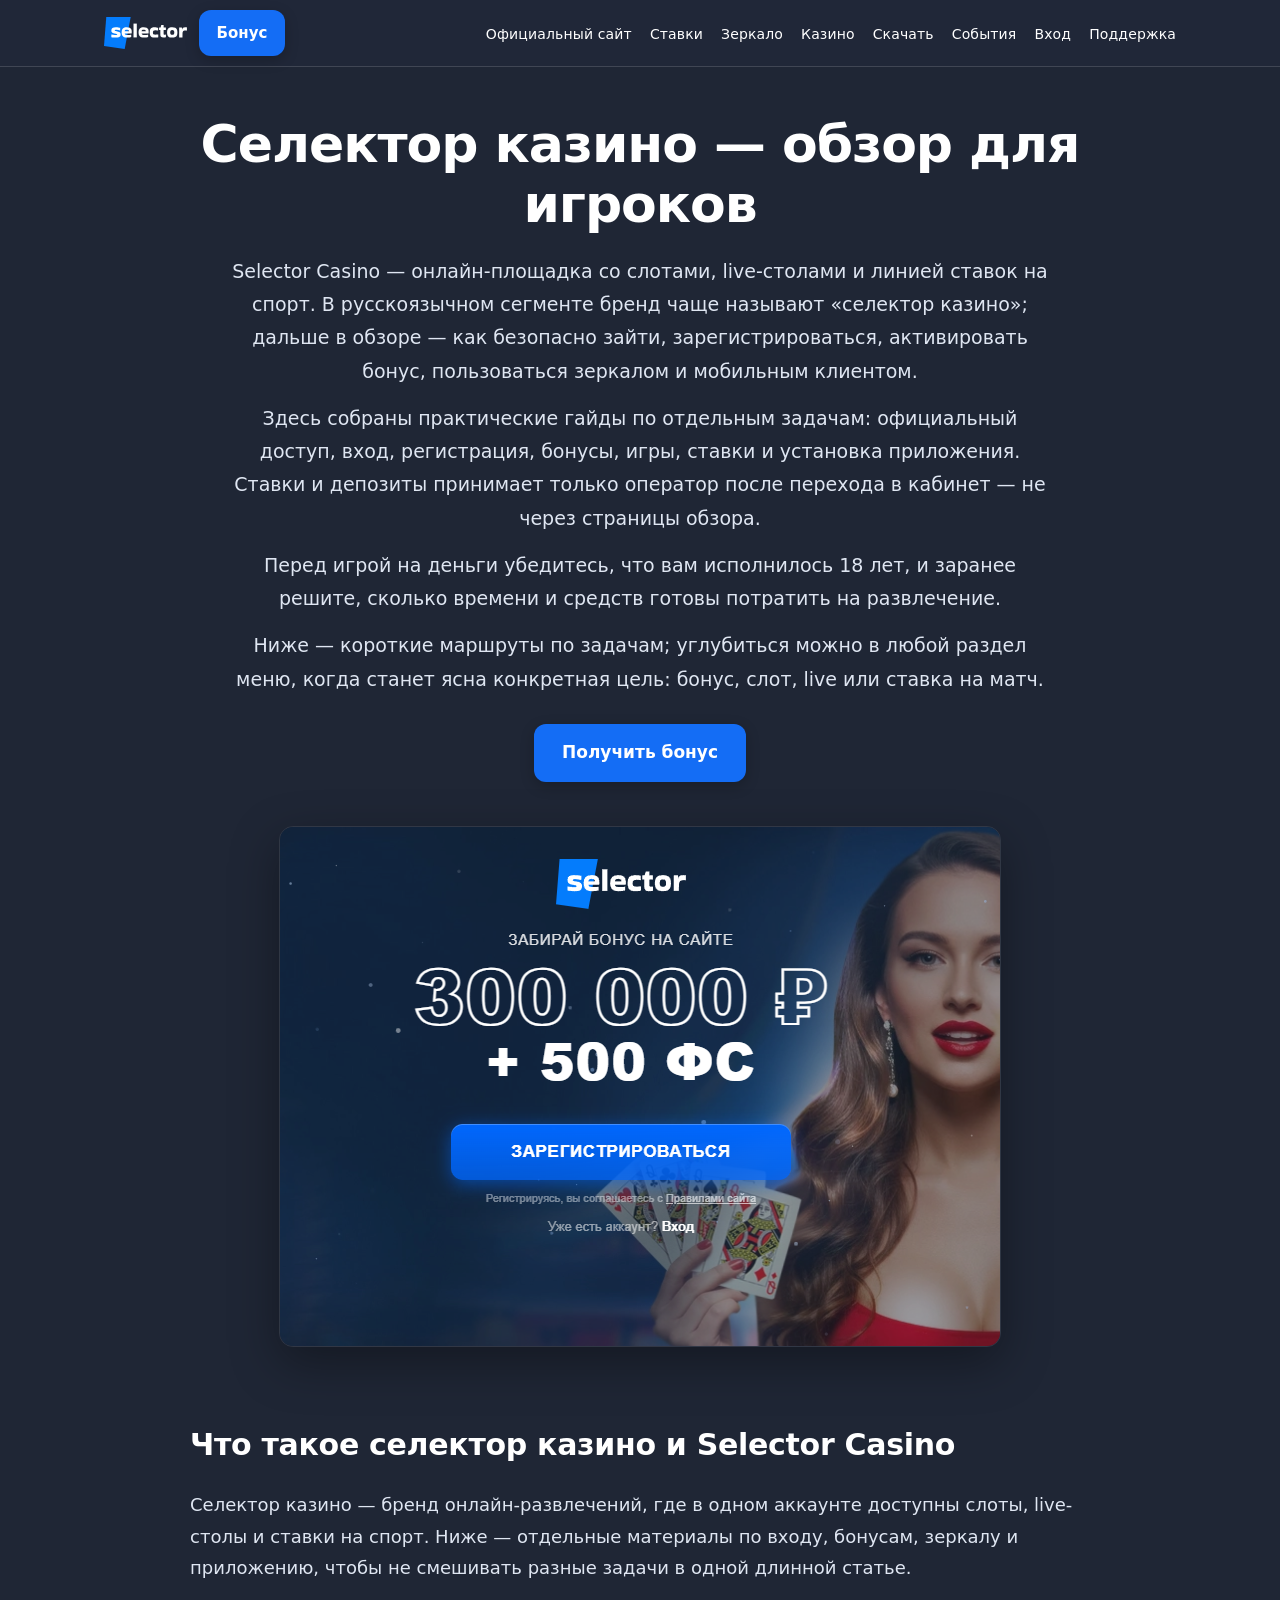
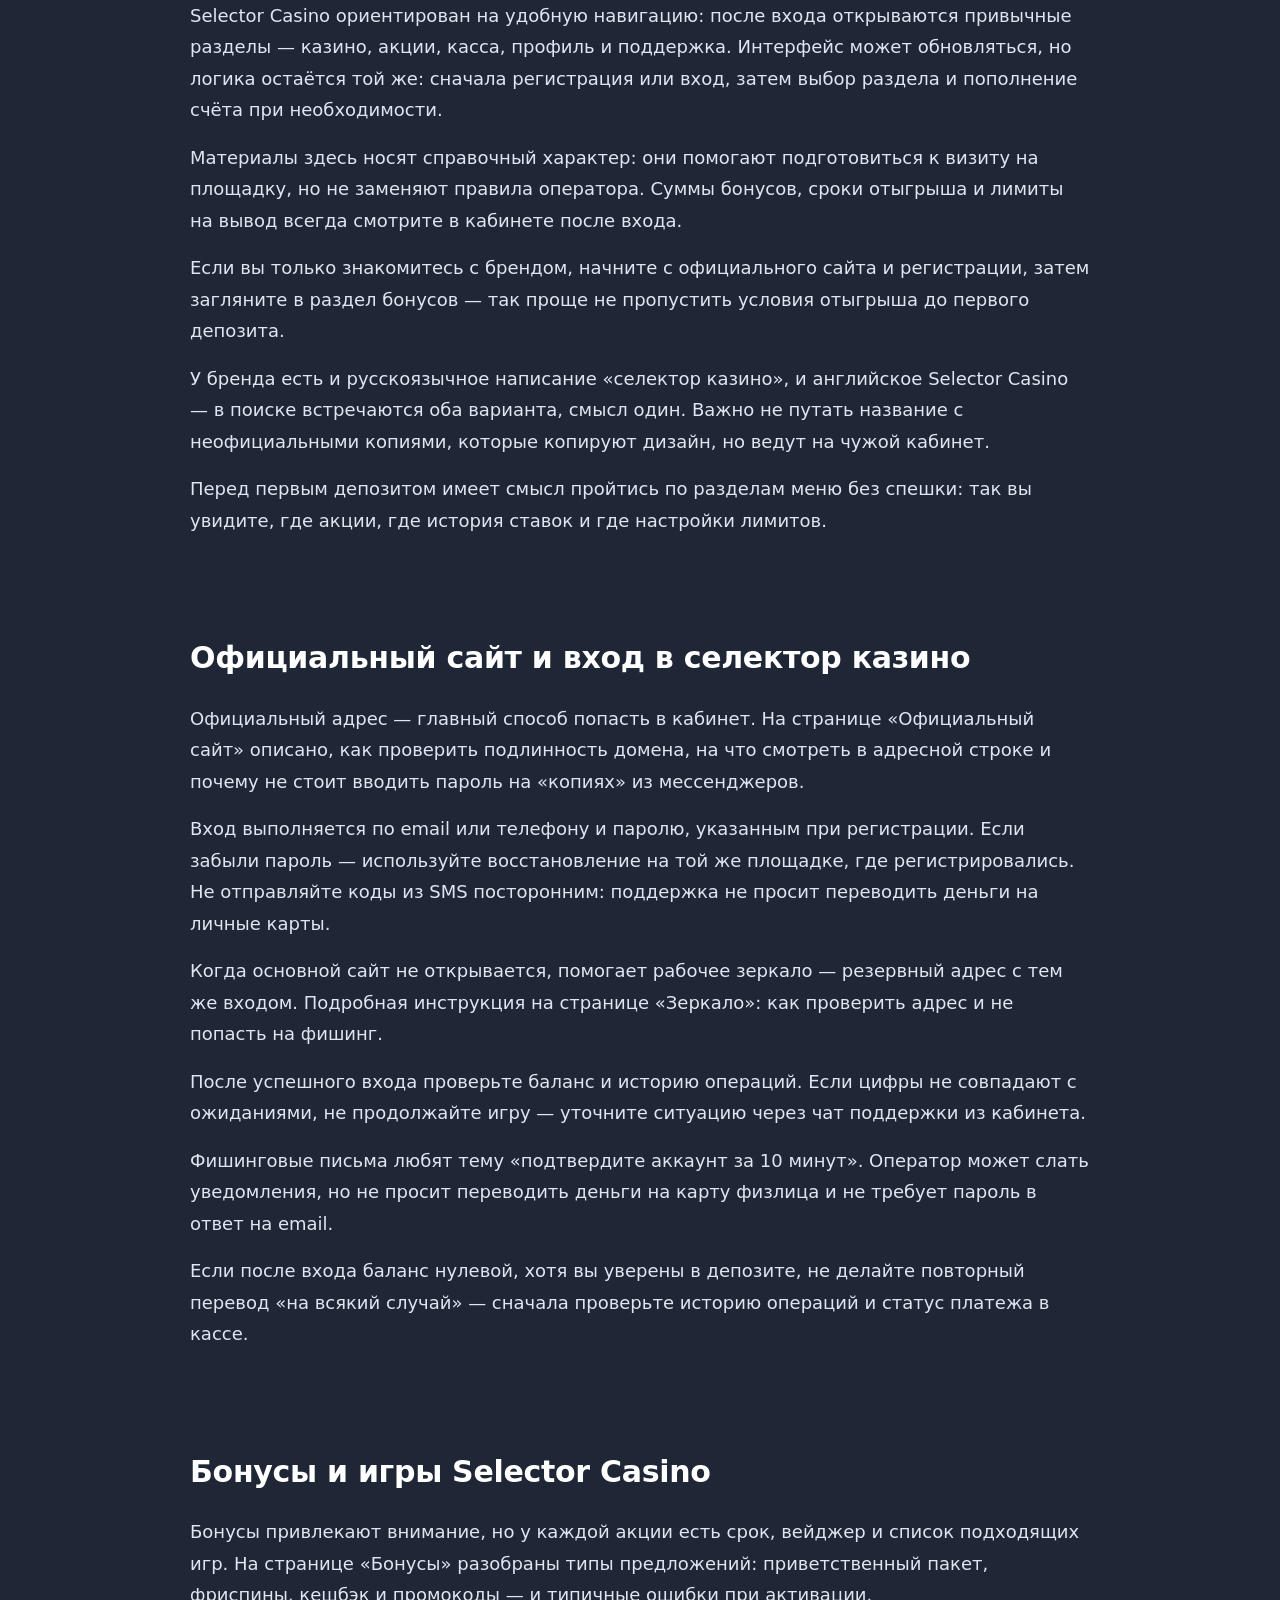
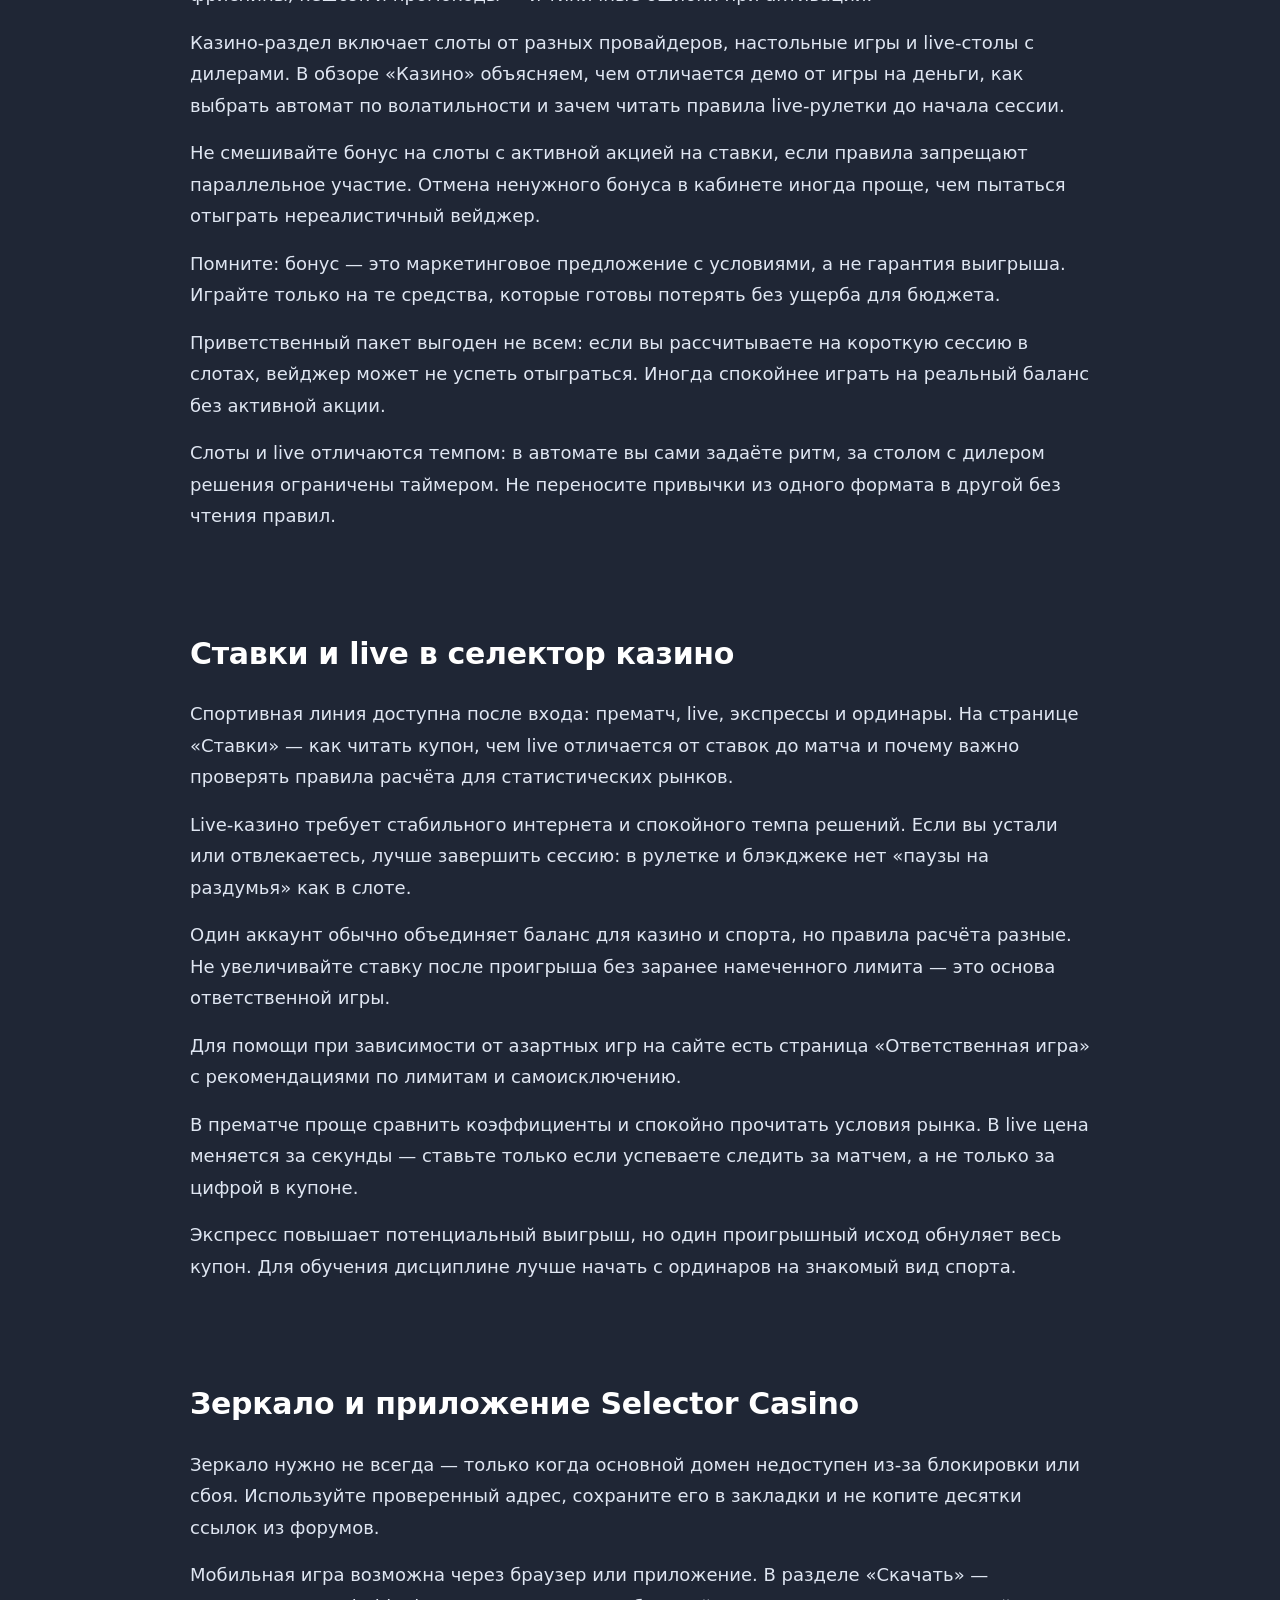
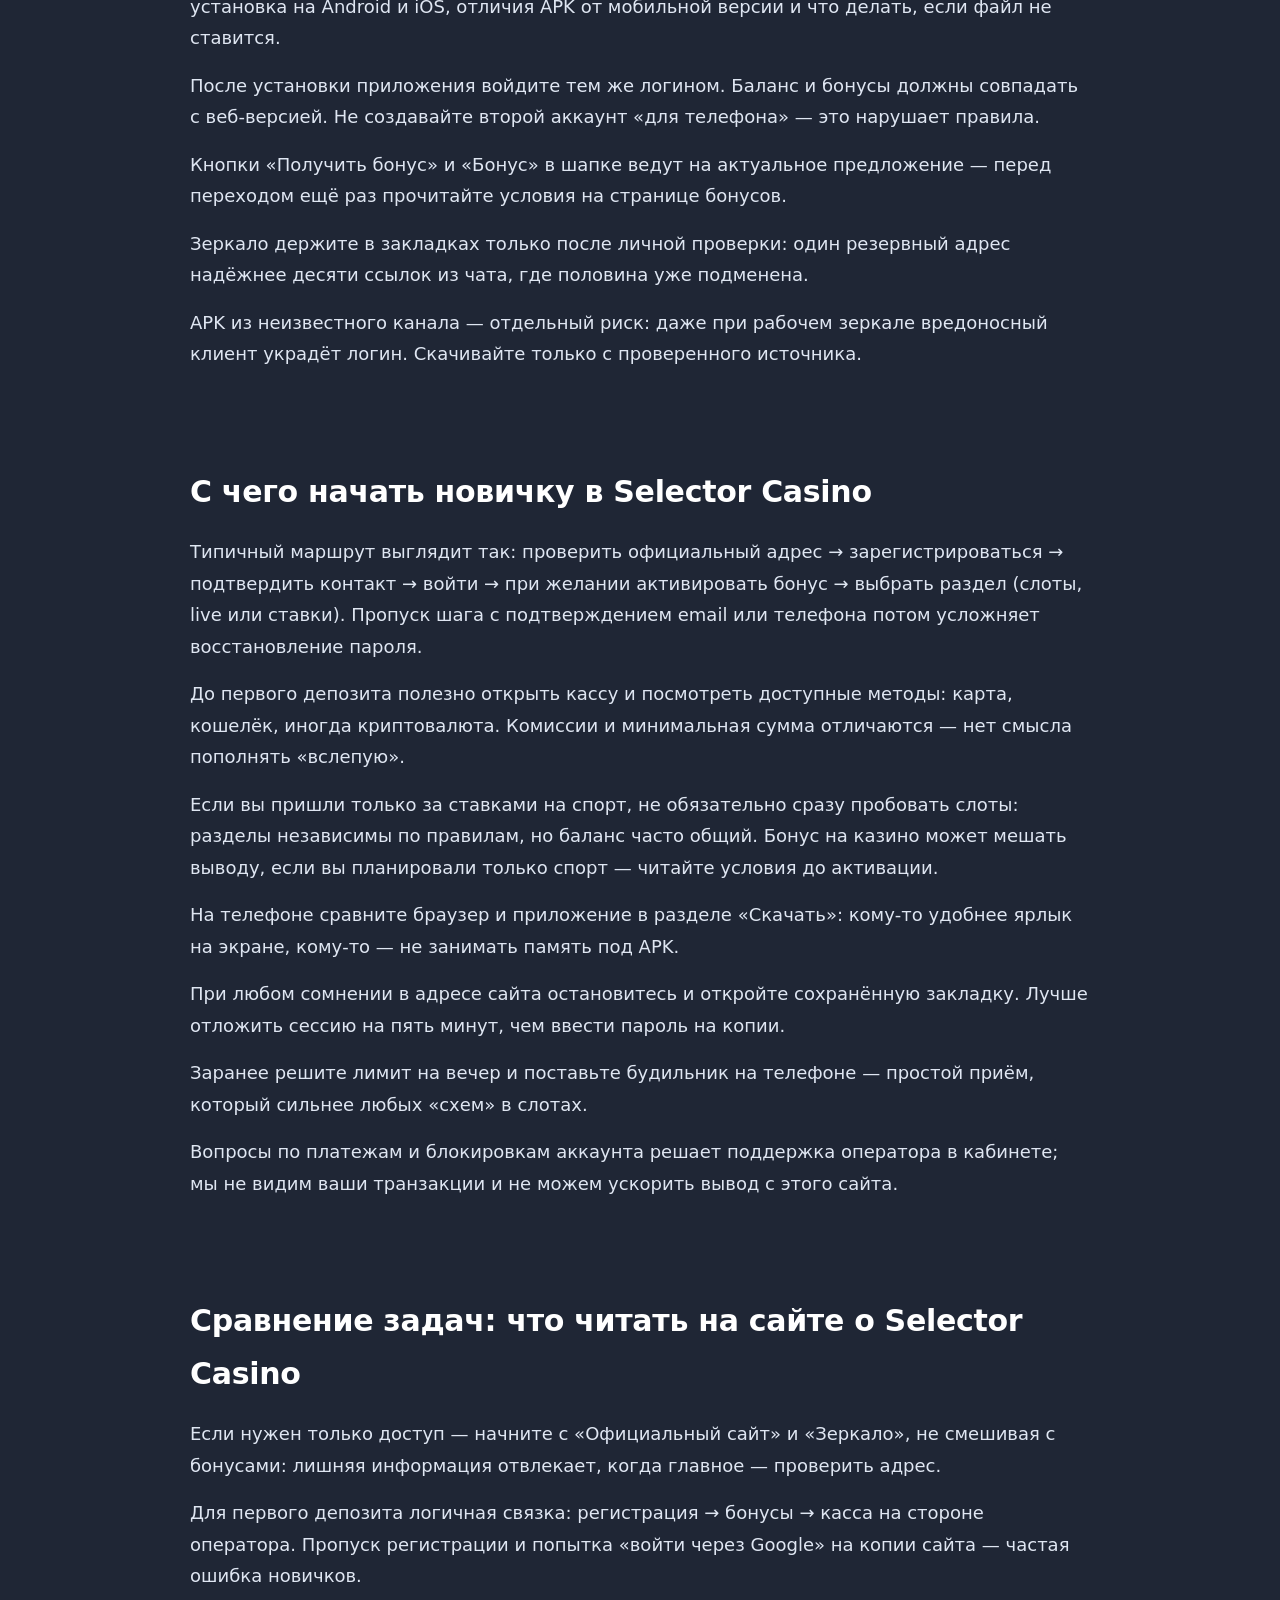
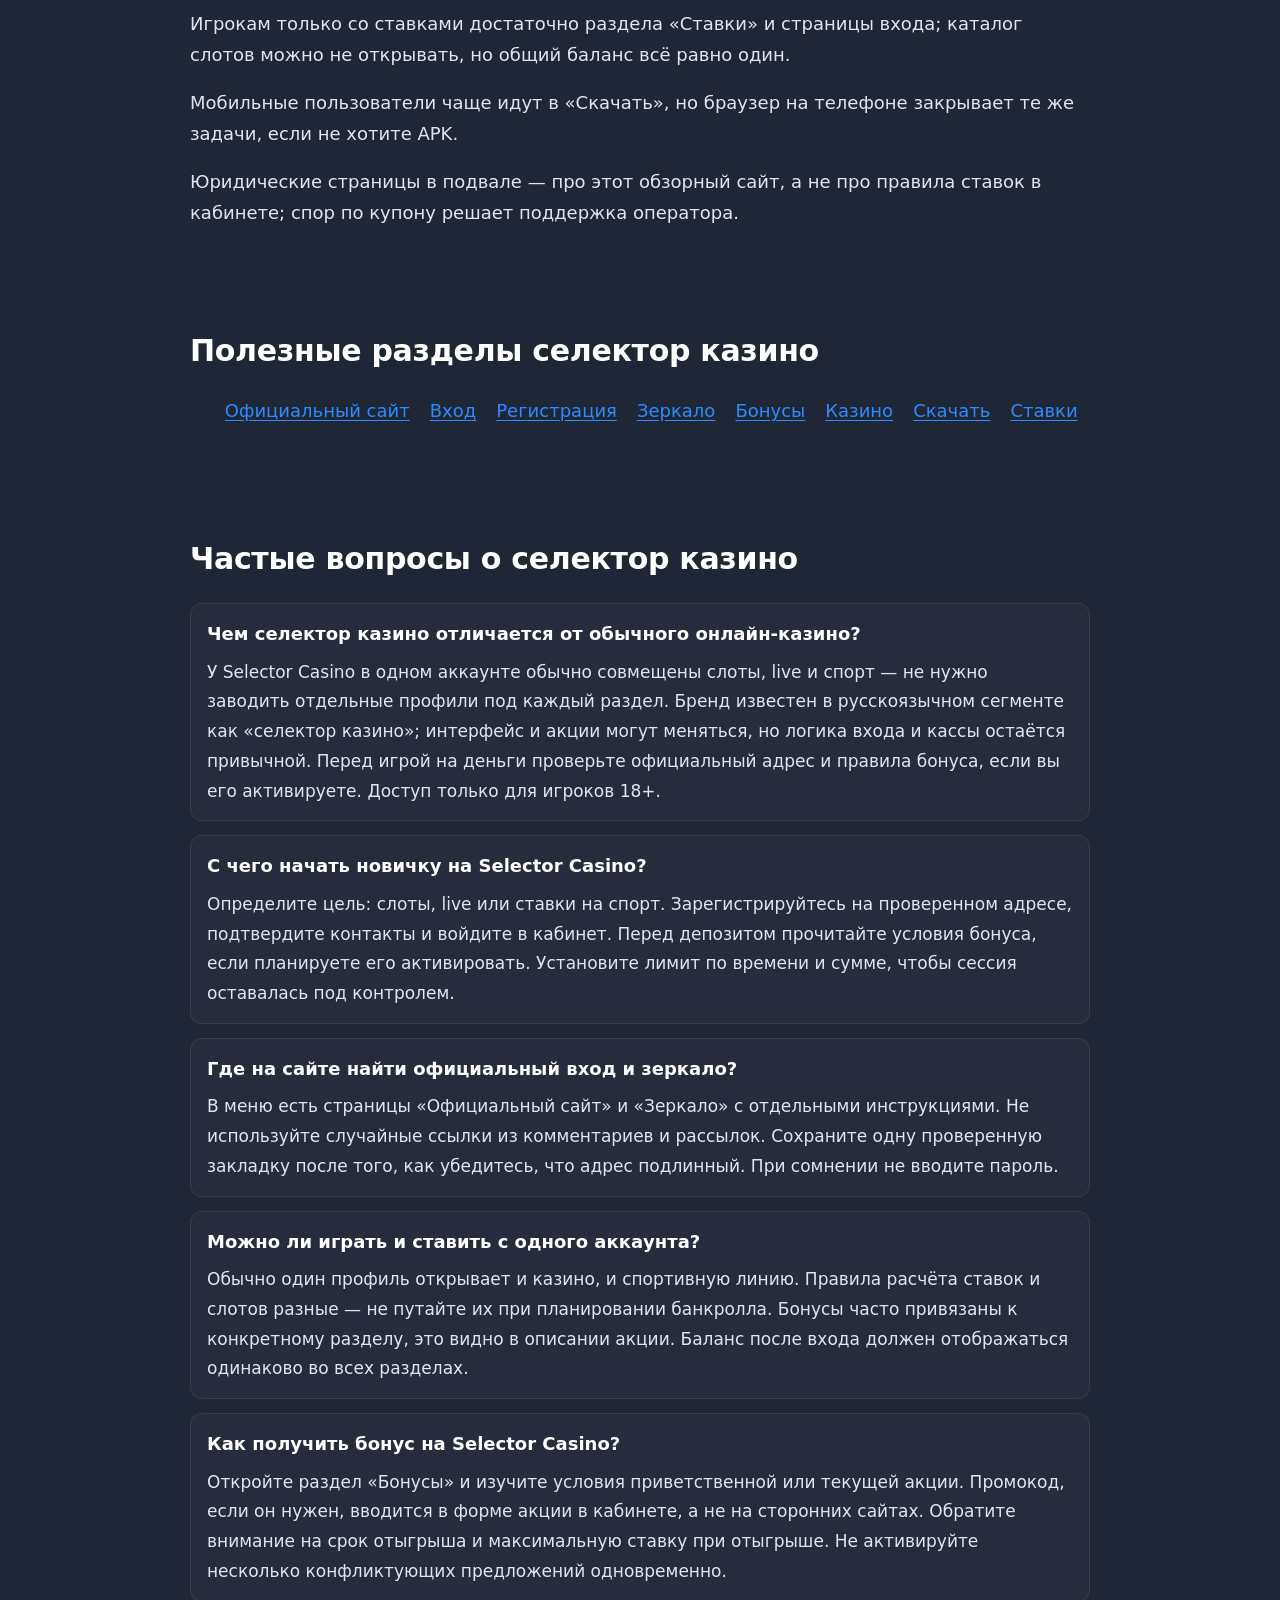
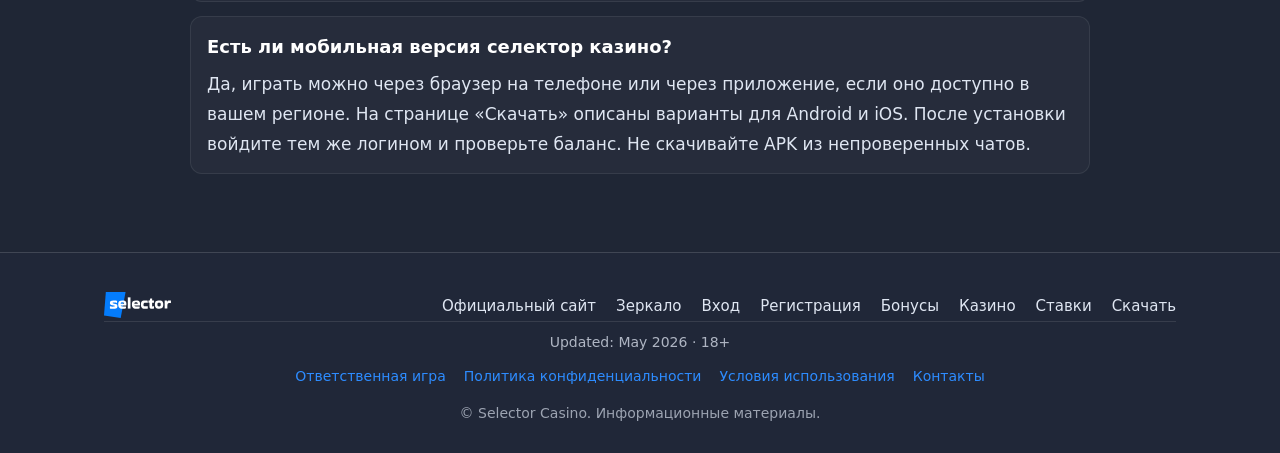
<file: index.html>
<!DOCTYPE html>
<html lang="ru">
<head>
  <meta charset="UTF-8">
  <meta name="viewport" content="width=device-width, initial-scale=1.0">
  <meta name="robots" content="index, follow, max-image-preview:large">
  <title>Селектор казино — официальный сайт, вход и зеркало</title>
  <meta name="description" content="Селектор казино: официальный сайт, вход, регистрация, бонусы, зеркало, ставки, казино и скачать приложение. Обзор Selector Casino.">
  <link rel="canonical" href="https://selector-casino.vercel.app/">
  <meta property="og:type" content="website">
  <meta property="og:url" content="https://selector-casino.vercel.app/">
  <meta property="og:title" content="Селектор казино — официальный сайт, вход и зеркало">
  <meta property="og:description" content="Селектор казино: официальный сайт, вход, регистрация, бонусы, зеркало, ставки, казино и скачать приложение. Обзор Selector Casino.">
  <meta property="og:image" content="https://selector-casino.vercel.app/assets/img/selector-banner.png">
  <meta property="og:locale" content="ru_RU">
  <meta name="twitter:card" content="summary_large_image">
  <meta name="twitter:title" content="Селектор казино — официальный сайт, вход и зеркало">
  <meta name="twitter:description" content="Селектор казино: официальный сайт, вход, регистрация, бонусы, зеркало, ставки, казино и скачать приложение. Обзор Selector Casino.">
  <meta name="twitter:image" content="https://selector-casino.vercel.app/assets/img/selector-banner.png">
  <meta name="theme-color" content="#1f2937">
  <link rel="icon" href="/favicon.ico?v=2" sizes="any">
  <link rel="icon" type="image/png" sizes="32x32" href="/favicon-32x32.png?v=2">
  <link rel="icon" type="image/png" sizes="16x16" href="/favicon-16x16.png?v=2">
  <link rel="apple-touch-icon" href="/apple-touch-icon.png?v=2">
  <link rel="manifest" href="/site.webmanifest">
  <link rel="preload" as="image" href="/assets/img/selector-banner.png" fetchpriority="high">
  <link rel="stylesheet" href="/style.css">
<script type="application/ld+json">
{
  "@context": "https://schema.org",
  "@graph": [
    {
      "@type": "Organization",
      "@id": "https://selector-casino.vercel.app/#organization",
      "name": "Selector Casino",
      "url": "https://selector-casino.vercel.app/",
      "logo": {
        "@type": "ImageObject",
        "url": "https://selector-casino.vercel.app/assets/img/logo.svg"
      }
    },
    {
      "@type": "WebSite",
      "@id": "https://selector-casino.vercel.app/#website",
      "url": "https://selector-casino.vercel.app/",
      "name": "Selector Casino",
      "publisher": {
        "@id": "https://selector-casino.vercel.app/#organization"
      },
      "inLanguage": "ru-RU"
    },
    {
      "@type": "WebPage",
      "@id": "https://selector-casino.vercel.app/#webpage",
      "url": "https://selector-casino.vercel.app/",
      "name": "Селектор казино — официальный сайт, вход и зеркало",
      "description": "Селектор казино: официальный сайт, вход, регистрация, бонусы, зеркало, ставки, казино и скачать приложение. Обзор Selector Casino.",
      "isPartOf": {
        "@id": "https://selector-casino.vercel.app/#website"
      },
      "inLanguage": "ru-RU"
    },
    {
      "@type": "BreadcrumbList",
      "@id": "https://selector-casino.vercel.app/#breadcrumb",
      "itemListElement": [
        {
          "@type": "ListItem",
          "position": 1,
          "name": "Главная",
          "item": "https://selector-casino.vercel.app/"
        }
      ]
    },
    {
      "@type": "FAQPage",
      "@id": "https://selector-casino.vercel.app/#faq",
      "mainEntity": [
        {
          "@type": "Question",
          "name": "Чем селектор казино отличается от обычного онлайн-казино?",
          "acceptedAnswer": {
            "@type": "Answer",
            "text": "У Selector Casino в одном аккаунте обычно совмещены слоты, live и спорт — не нужно заводить отдельные профили под каждый раздел. Бренд известен в русскоязычном сегменте как «селектор казино»; интерфейс и акции могут меняться, но логика входа и кассы остаётся привычной. Перед игрой на деньги проверьте официальный адрес и правила бонуса, если вы его активируете. Доступ только для игроков 18+."
          }
        },
        {
          "@type": "Question",
          "name": "С чего начать новичку на Selector Casino?",
          "acceptedAnswer": {
            "@type": "Answer",
            "text": "Определите цель: слоты, live или ставки на спорт. Зарегистрируйтесь на проверенном адресе, подтвердите контакты и войдите в кабинет. Перед депозитом прочитайте условия бонуса, если планируете его активировать. Установите лимит по времени и сумме, чтобы сессия оставалась под контролем."
          }
        },
        {
          "@type": "Question",
          "name": "Где на сайте найти официальный вход и зеркало?",
          "acceptedAnswer": {
            "@type": "Answer",
            "text": "В меню есть страницы «Официальный сайт» и «Зеркало» с отдельными инструкциями. Не используйте случайные ссылки из комментариев и рассылок. Сохраните одну проверенную закладку после того, как убедитесь, что адрес подлинный. При сомнении не вводите пароль."
          }
        },
        {
          "@type": "Question",
          "name": "Можно ли играть и ставить с одного аккаунта?",
          "acceptedAnswer": {
            "@type": "Answer",
            "text": "Обычно один профиль открывает и казино, и спортивную линию. Правила расчёта ставок и слотов разные — не путайте их при планировании банкролла. Бонусы часто привязаны к конкретному разделу, это видно в описании акции. Баланс после входа должен отображаться одинаково во всех разделах."
          }
        },
        {
          "@type": "Question",
          "name": "Как получить бонус на Selector Casino?",
          "acceptedAnswer": {
            "@type": "Answer",
            "text": "Откройте раздел «Бонусы» и изучите условия приветственной или текущей акции. Промокод, если он нужен, вводится в форме акции в кабинете, а не на сторонних сайтах. Обратите внимание на срок отыгрыша и максимальную ставку при отыгрыше. Не активируйте несколько конфликтующих предложений одновременно."
          }
        },
        {
          "@type": "Question",
          "name": "Есть ли мобильная версия селектор казино?",
          "acceptedAnswer": {
            "@type": "Answer",
            "text": "Да, играть можно через браузер на телефоне или через приложение, если оно доступно в вашем регионе. На странице «Скачать» описаны варианты для Android и iOS. После установки войдите тем же логином и проверьте баланс. Не скачивайте APK из непроверенных чатов."
          }
        }
      ]
    }
  ]
}
</script>
</head>
<body>
  <header class="site-header">
    <div class="container">
      <div class="header-bar">
        <div class="header-left">
          <a class="logo" href="/"><img src="/assets/img/logo.svg" width="934" height="362" alt="Selector Casino — логотип"></a>
          <a class="btn btn--bonus-header" href="https://pdlinktwentythree.xyz/click/6a15956c6bcc635a2e6f8cc4/4834/16773/subaccount" rel="nofollow sponsored noopener" target="_blank">Бонус</a>
        </div>
        <nav class="nav-desktop" aria-label="Основное меню">
          <ul>
            <li><a href="/official-site/">Официальный сайт</a></li>
            <li><a href="/bets/">Ставки</a></li>
            <li><a href="/zerkalo/">Зеркало</a></li>
            <li><a href="/casino/">Казино</a></li>
            <li><a href="/download/">Скачать</a></li>
            <li><a href="/#sobytiya">События</a></li>
            <li><a href="/login/">Вход</a></li>
            <li><a href="/#podderzhka">Поддержка</a></li>
          </ul>
        </nav>
        <button type="button" class="burger" aria-controls="mobile-nav" aria-expanded="false" aria-label="Открыть меню">
          <span class="burger-lines" aria-hidden="true"></span>
        </button>
      </div>
      <nav id="mobile-nav" class="nav-mobile-panel" hidden aria-label="Мобильное меню">
        <ul>
          <li class="nav-mobile-only"><a href="/" aria-current="page">Главная</a></li>
          <li><a href="/official-site/">Официальный сайт</a></li>
          <li><a href="/bets/">Ставки</a></li>
          <li><a href="/zerkalo/">Зеркало</a></li>
          <li><a href="/casino/">Казино</a></li>
          <li><a href="/download/">Скачать</a></li>
          <li><a href="/#sobytiya">События</a></li>
          <li><a href="/login/">Вход</a></li>
          <li><a href="/#podderzhka">Поддержка</a></li>
          <li><a href="/registration/">Регистрация</a></li>
          <li><a href="/bonus/">Бонусы</a></li>
        </ul>
      </nav>
    </div>
  </header>
  <main>
    <section class="hero">
      <div class="container">
        <h1>Селектор казино — обзор для игроков</h1>
        <div class="hero-lead">
          <p>Selector Casino — онлайн-площадка со слотами, live-столами и линией ставок на спорт. В русскоязычном сегменте бренд чаще называют «селектор казино»; дальше в обзоре — как безопасно зайти, зарегистрироваться, активировать бонус, пользоваться зеркалом и мобильным клиентом.</p>
          <p>Здесь собраны практические гайды по отдельным задачам: официальный доступ, вход, регистрация, бонусы, игры, ставки и установка приложения. Ставки и депозиты принимает только оператор после перехода в кабинет — не через страницы обзора.</p>
          <p>Перед игрой на деньги убедитесь, что вам исполнилось 18 лет, и заранее решите, сколько времени и средств готовы потратить на развлечение.</p>
          <p>Ниже — короткие маршруты по задачам; углубиться можно в любой раздел меню, когда станет ясна конкретная цель: бонус, слот, live или ставка на матч.</p>
        </div>
        <div class="hero-actions">
          <a class="btn btn--cta" href="https://pdlinktwentythree.xyz/click/6a15956c6bcc635a2e6f8cc4/4834/16773/subaccount" rel="nofollow sponsored noopener" target="_blank">Получить бонус</a>
          <a class="hero-banner" href="https://pdlinktwentythree.xyz/click/6a15956c6bcc635a2e6f8cc4/4834/16773/subaccount" rel="nofollow sponsored noopener" target="_blank">
            <img src="/assets/img/selector-banner.png" width="1200" height="400" alt="Селектор казино официальный сайт и бонусы" loading="eager" fetchpriority="high" decoding="async">
          </a>
        </div>
      </div>
    </section>
    <section class="section-block">
      <div class="container">
        <h2>Что такое селектор казино и Selector Casino</h2>
        <p>Селектор казино — бренд онлайн-развлечений, где в одном аккаунте доступны слоты, live-столы и ставки на спорт. Ниже — отдельные материалы по входу, бонусам, зеркалу и приложению, чтобы не смешивать разные задачи в одной длинной статье.</p>
        <p>Selector Casino ориентирован на удобную навигацию: после входа открываются привычные разделы — казино, акции, касса, профиль и поддержка. Интерфейс может обновляться, но логика остаётся той же: сначала регистрация или вход, затем выбор раздела и пополнение счёта при необходимости.</p>
        <p>Материалы здесь носят справочный характер: они помогают подготовиться к визиту на площадку, но не заменяют правила оператора. Суммы бонусов, сроки отыгрыша и лимиты на вывод всегда смотрите в кабинете после входа.</p>
        <p>Если вы только знакомитесь с брендом, начните с официального сайта и регистрации, затем загляните в раздел бонусов — так проще не пропустить условия отыгрыша до первого депозита.</p>
        <p>У бренда есть и русскоязычное написание «селектор казино», и английское Selector Casino — в поиске встречаются оба варианта, смысл один. Важно не путать название с неофициальными копиями, которые копируют дизайн, но ведут на чужой кабинет.</p>
        <p>Перед первым депозитом имеет смысл пройтись по разделам меню без спешки: так вы увидите, где акции, где история ставок и где настройки лимитов.</p>

      </div>
    </section>
    <section class="section-block">
      <div class="container">
        <h2>Официальный сайт и вход в селектор казино</h2>
        <p>Официальный адрес — главный способ попасть в кабинет. На странице «Официальный сайт» описано, как проверить подлинность домена, на что смотреть в адресной строке и почему не стоит вводить пароль на «копиях» из мессенджеров.</p>
        <p>Вход выполняется по email или телефону и паролю, указанным при регистрации. Если забыли пароль — используйте восстановление на той же площадке, где регистрировались. Не отправляйте коды из SMS посторонним: поддержка не просит переводить деньги на личные карты.</p>
        <p>Когда основной сайт не открывается, помогает рабочее зеркало — резервный адрес с тем же входом. Подробная инструкция на странице «Зеркало»: как проверить адрес и не попасть на фишинг.</p>
        <p>После успешного входа проверьте баланс и историю операций. Если цифры не совпадают с ожиданиями, не продолжайте игру — уточните ситуацию через чат поддержки из кабинета.</p>
        <p>Фишинговые письма любят тему «подтвердите аккаунт за 10 минут». Оператор может слать уведомления, но не просит переводить деньги на карту физлица и не требует пароль в ответ на email.</p>
        <p>Если после входа баланс нулевой, хотя вы уверены в депозите, не делайте повторный перевод «на всякий случай» — сначала проверьте историю операций и статус платежа в кассе.</p>

      </div>
    </section>
    <section class="section-block">
      <div class="container">
        <h2>Бонусы и игры Selector Casino</h2>
        <p>Бонусы привлекают внимание, но у каждой акции есть срок, вейджер и список подходящих игр. На странице «Бонусы» разобраны типы предложений: приветственный пакет, фриспины, кешбэк и промокоды — и типичные ошибки при активации.</p>
        <p>Казино-раздел включает слоты от разных провайдеров, настольные игры и live-столы с дилерами. В обзоре «Казино» объясняем, чем отличается демо от игры на деньги, как выбрать автомат по волатильности и зачем читать правила live-рулетки до начала сессии.</p>
        <p>Не смешивайте бонус на слоты с активной акцией на ставки, если правила запрещают параллельное участие. Отмена ненужного бонуса в кабинете иногда проще, чем пытаться отыграть нереалистичный вейджер.</p>
        <p>Помните: бонус — это маркетинговое предложение с условиями, а не гарантия выигрыша. Играйте только на те средства, которые готовы потерять без ущерба для бюджета.</p>
        <p>Приветственный пакет выгоден не всем: если вы рассчитываете на короткую сессию в слотах, вейджер может не успеть отыграться. Иногда спокойнее играть на реальный баланс без активной акции.</p>
        <p>Слоты и live отличаются темпом: в автомате вы сами задаёте ритм, за столом с дилером решения ограничены таймером. Не переносите привычки из одного формата в другой без чтения правил.</p>

      </div>
    </section>
    <section class="section-block">
      <div class="container">
        <h2>Ставки и live в селектор казино</h2>
        <p>Спортивная линия доступна после входа: прематч, live, экспрессы и ординары. На странице «Ставки» — как читать купон, чем live отличается от ставок до матча и почему важно проверять правила расчёта для статистических рынков.</p>
        <p>Live-казино требует стабильного интернета и спокойного темпа решений. Если вы устали или отвлекаетесь, лучше завершить сессию: в рулетке и блэкджеке нет «паузы на раздумья» как в слоте.</p>
        <p>Один аккаунт обычно объединяет баланс для казино и спорта, но правила расчёта разные. Не увеличивайте ставку после проигрыша без заранее намеченного лимита — это основа ответственной игры.</p>
        <p>Для помощи при зависимости от азартных игр на сайте есть страница «Ответственная игра» с рекомендациями по лимитам и самоисключению.</p>
        <p>В прематче проще сравнить коэффициенты и спокойно прочитать условия рынка. В live цена меняется за секунды — ставьте только если успеваете следить за матчем, а не только за цифрой в купоне.</p>
        <p>Экспресс повышает потенциальный выигрыш, но один проигрышный исход обнуляет весь купон. Для обучения дисциплине лучше начать с ординаров на знакомый вид спорта.</p>

      </div>
    </section>
    <section class="section-block">
      <div class="container">
        <h2>Зеркало и приложение Selector Casino</h2>
        <p>Зеркало нужно не всегда — только когда основной домен недоступен из-за блокировки или сбоя. Используйте проверенный адрес, сохраните его в закладки и не копите десятки ссылок из форумов.</p>
        <p>Мобильная игра возможна через браузер или приложение. В разделе «Скачать» — установка на Android и iOS, отличия APK от мобильной версии и что делать, если файл не ставится.</p>
        <p>После установки приложения войдите тем же логином. Баланс и бонусы должны совпадать с веб-версией. Не создавайте второй аккаунт «для телефона» — это нарушает правила.</p>
        <p>Кнопки «Получить бонус» и «Бонус» в шапке ведут на актуальное предложение — перед переходом ещё раз прочитайте условия на странице бонусов.</p>
        <p>Зеркало держите в закладках только после личной проверки: один резервный адрес надёжнее десяти ссылок из чата, где половина уже подменена.</p>
        <p>APK из неизвестного канала — отдельный риск: даже при рабочем зеркале вредоносный клиент украдёт логин. Скачивайте только с проверенного источника.</p>

      </div>
    </section>
    <section class="section-block">
      <div class="container">
        <h2>С чего начать новичку в Selector Casino</h2>
        <p>Типичный маршрут выглядит так: проверить официальный адрес → зарегистрироваться → подтвердить контакт → войти → при желании активировать бонус → выбрать раздел (слоты, live или ставки). Пропуск шага с подтверждением email или телефона потом усложняет восстановление пароля.</p>
        <p>До первого депозита полезно открыть кассу и посмотреть доступные методы: карта, кошелёк, иногда криптовалюта. Комиссии и минимальная сумма отличаются — нет смысла пополнять «вслепую».</p>
        <p>Если вы пришли только за ставками на спорт, не обязательно сразу пробовать слоты: разделы независимы по правилам, но баланс часто общий. Бонус на казино может мешать выводу, если вы планировали только спорт — читайте условия до активации.</p>
        <p>На телефоне сравните браузер и приложение в разделе «Скачать»: кому-то удобнее ярлык на экране, кому-то — не занимать память под APK.</p>
        <p>При любом сомнении в адресе сайта остановитесь и откройте сохранённую закладку. Лучше отложить сессию на пять минут, чем ввести пароль на копии.</p>
        <p>Заранее решите лимит на вечер и поставьте будильник на телефоне — простой приём, который сильнее любых «схем» в слотах.</p>
        <p>Вопросы по платежам и блокировкам аккаунта решает поддержка оператора в кабинете; мы не видим ваши транзакции и не можем ускорить вывод с этого сайта.</p>

      </div>
    </section>
    <section class="section-block">
      <div class="container">
        <h2>Сравнение задач: что читать на сайте о Selector Casino</h2>
        <p>Если нужен только доступ — начните с «Официальный сайт» и «Зеркало», не смешивая с бонусами: лишняя информация отвлекает, когда главное — проверить адрес.</p>
        <p>Для первого депозита логичная связка: регистрация → бонусы → касса на стороне оператора. Пропуск регистрации и попытка «войти через Google» на копии сайта — частая ошибка новичков.</p>
        <p>Игрокам только со ставками достаточно раздела «Ставки» и страницы входа; каталог слотов можно не открывать, но общий баланс всё равно один.</p>
        <p>Мобильные пользователи чаще идут в «Скачать», но браузер на телефоне закрывает те же задачи, если не хотите APK.</p>
        <p>Юридические страницы в подвале — про этот обзорный сайт, а не про правила ставок в кабинете; спор по купону решает поддержка оператора.</p>

      </div>
    </section>
    <section class="section-block useful-links-block">
      <div class="container">
        <h2>Полезные разделы селектор казино</h2>
        <ul class="useful-links-list">
          <li><a href="/official-site/">Официальный сайт</a></li>
          <li><a href="/login/">Вход</a></li>
          <li><a href="/registration/">Регистрация</a></li>
          <li><a href="/zerkalo/">Зеркало</a></li>
          <li><a href="/bonus/">Бонусы</a></li>
          <li><a href="/casino/">Казино</a></li>
          <li><a href="/download/">Скачать</a></li>
          <li><a href="/bets/">Ставки</a></li>
        </ul>
      </div>
    </section>
    <section class="section-block" id="faq">
      <div class="container">
        <h2>Частые вопросы о селектор казино</h2>
        <div class="faq-item">
          <strong>Чем селектор казино отличается от обычного онлайн-казино?</strong>
          <p>У Selector Casino в одном аккаунте обычно совмещены слоты, live и спорт — не нужно заводить отдельные профили под каждый раздел. Бренд известен в русскоязычном сегменте как «селектор казино»; интерфейс и акции могут меняться, но логика входа и кассы остаётся привычной. Перед игрой на деньги проверьте официальный адрес и правила бонуса, если вы его активируете. Доступ только для игроков 18+.</p>
        </div>
        <div class="faq-item">
          <strong>С чего начать новичку на Selector Casino?</strong>
          <p>Определите цель: слоты, live или ставки на спорт. Зарегистрируйтесь на проверенном адресе, подтвердите контакты и войдите в кабинет. Перед депозитом прочитайте условия бонуса, если планируете его активировать. Установите лимит по времени и сумме, чтобы сессия оставалась под контролем.</p>
        </div>
        <div class="faq-item">
          <strong>Где на сайте найти официальный вход и зеркало?</strong>
          <p>В меню есть страницы «Официальный сайт» и «Зеркало» с отдельными инструкциями. Не используйте случайные ссылки из комментариев и рассылок. Сохраните одну проверенную закладку после того, как убедитесь, что адрес подлинный. При сомнении не вводите пароль.</p>
        </div>
        <div class="faq-item">
          <strong>Можно ли играть и ставить с одного аккаунта?</strong>
          <p>Обычно один профиль открывает и казино, и спортивную линию. Правила расчёта ставок и слотов разные — не путайте их при планировании банкролла. Бонусы часто привязаны к конкретному разделу, это видно в описании акции. Баланс после входа должен отображаться одинаково во всех разделах.</p>
        </div>
        <div class="faq-item">
          <strong>Как получить бонус на Selector Casino?</strong>
          <p>Откройте раздел «Бонусы» и изучите условия приветственной или текущей акции. Промокод, если он нужен, вводится в форме акции в кабинете, а не на сторонних сайтах. Обратите внимание на срок отыгрыша и максимальную ставку при отыгрыше. Не активируйте несколько конфликтующих предложений одновременно.</p>
        </div>
        <div class="faq-item">
          <strong>Есть ли мобильная версия селектор казино?</strong>
          <p>Да, играть можно через браузер на телефоне или через приложение, если оно доступно в вашем регионе. На странице «Скачать» описаны варианты для Android и iOS. После установки войдите тем же логином и проверьте баланс. Не скачивайте APK из непроверенных чатов.</p>
        </div>
      </div>
    </section>
  </main>
  <footer class="site-footer">
    <div class="container">
      <div class="footer-inner">
        <a class="footer-logo" href="/"><img src="/assets/img/logo.svg" width="934" height="362" alt="Selector Casino" loading="lazy"></a>
        <nav class="footer-nav" aria-label="Ссылки в подвале">
          <ul>
            <li><a href="/official-site/">Официальный сайт</a></li>
            <li><a href="/zerkalo/">Зеркало</a></li>
            <li><a href="/login/">Вход</a></li>
            <li><a href="/registration/">Регистрация</a></li>
            <li><a href="/bonus/">Бонусы</a></li>
            <li><a href="/casino/">Казино</a></li>
            <li><a href="/bets/">Ставки</a></li>
            <li><a href="/download/">Скачать</a></li>
          </ul>
        </nav>
      </div>
      <div class="trust-footer">
        <p class="trust-meta"><span>Updated: May 2026</span> · <span>18+</span></p>
        <nav class="trust-links" aria-label="Правовая информация">
          <a href="/responsible-gaming/">Ответственная игра</a>
          <a href="/privacy-policy/">Политика конфиденциальности</a>
          <a href="/terms/">Условия использования</a>
          <a href="/contacts/">Контакты</a>
        </nav>
        <p class="copyright">© Selector Casino. Информационные материалы.</p>
      </div>
    </div>
  </footer>
  <script src="/script.js" defer></script>
</body>
</html>
</file>
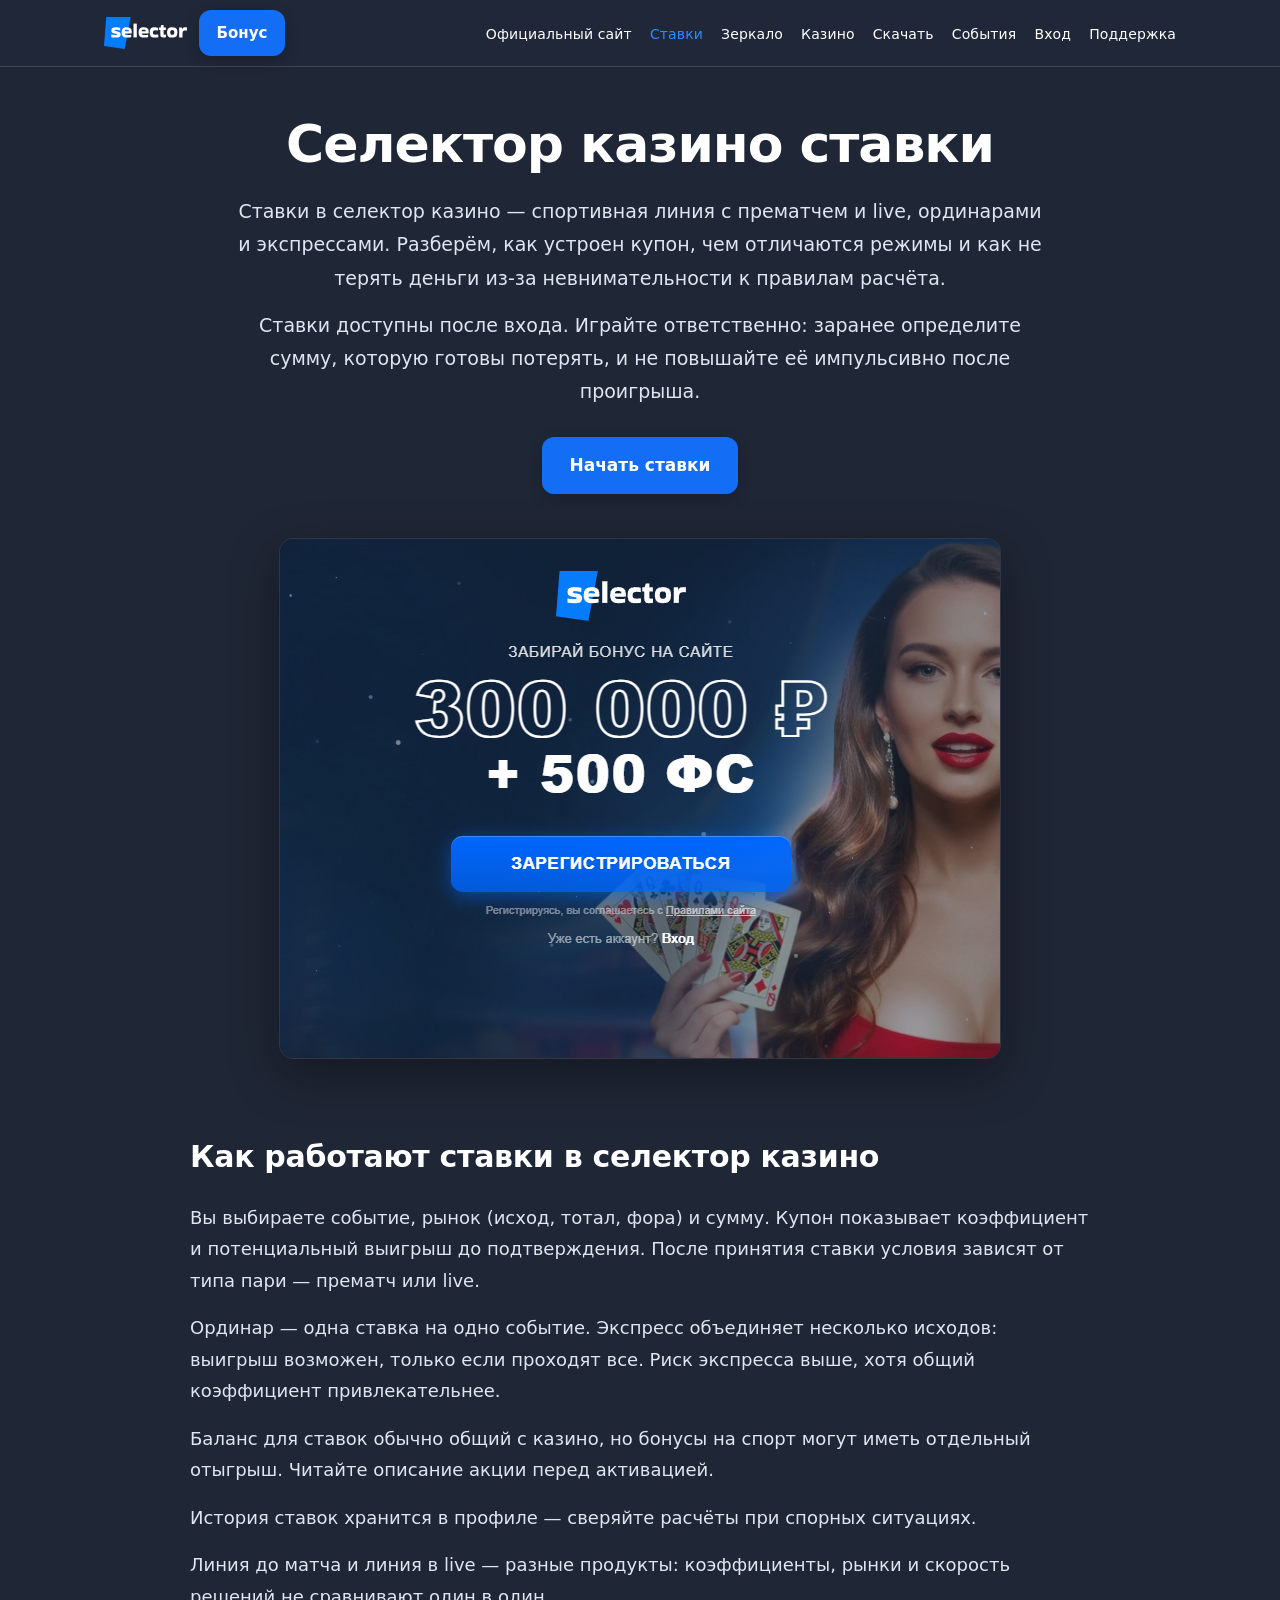
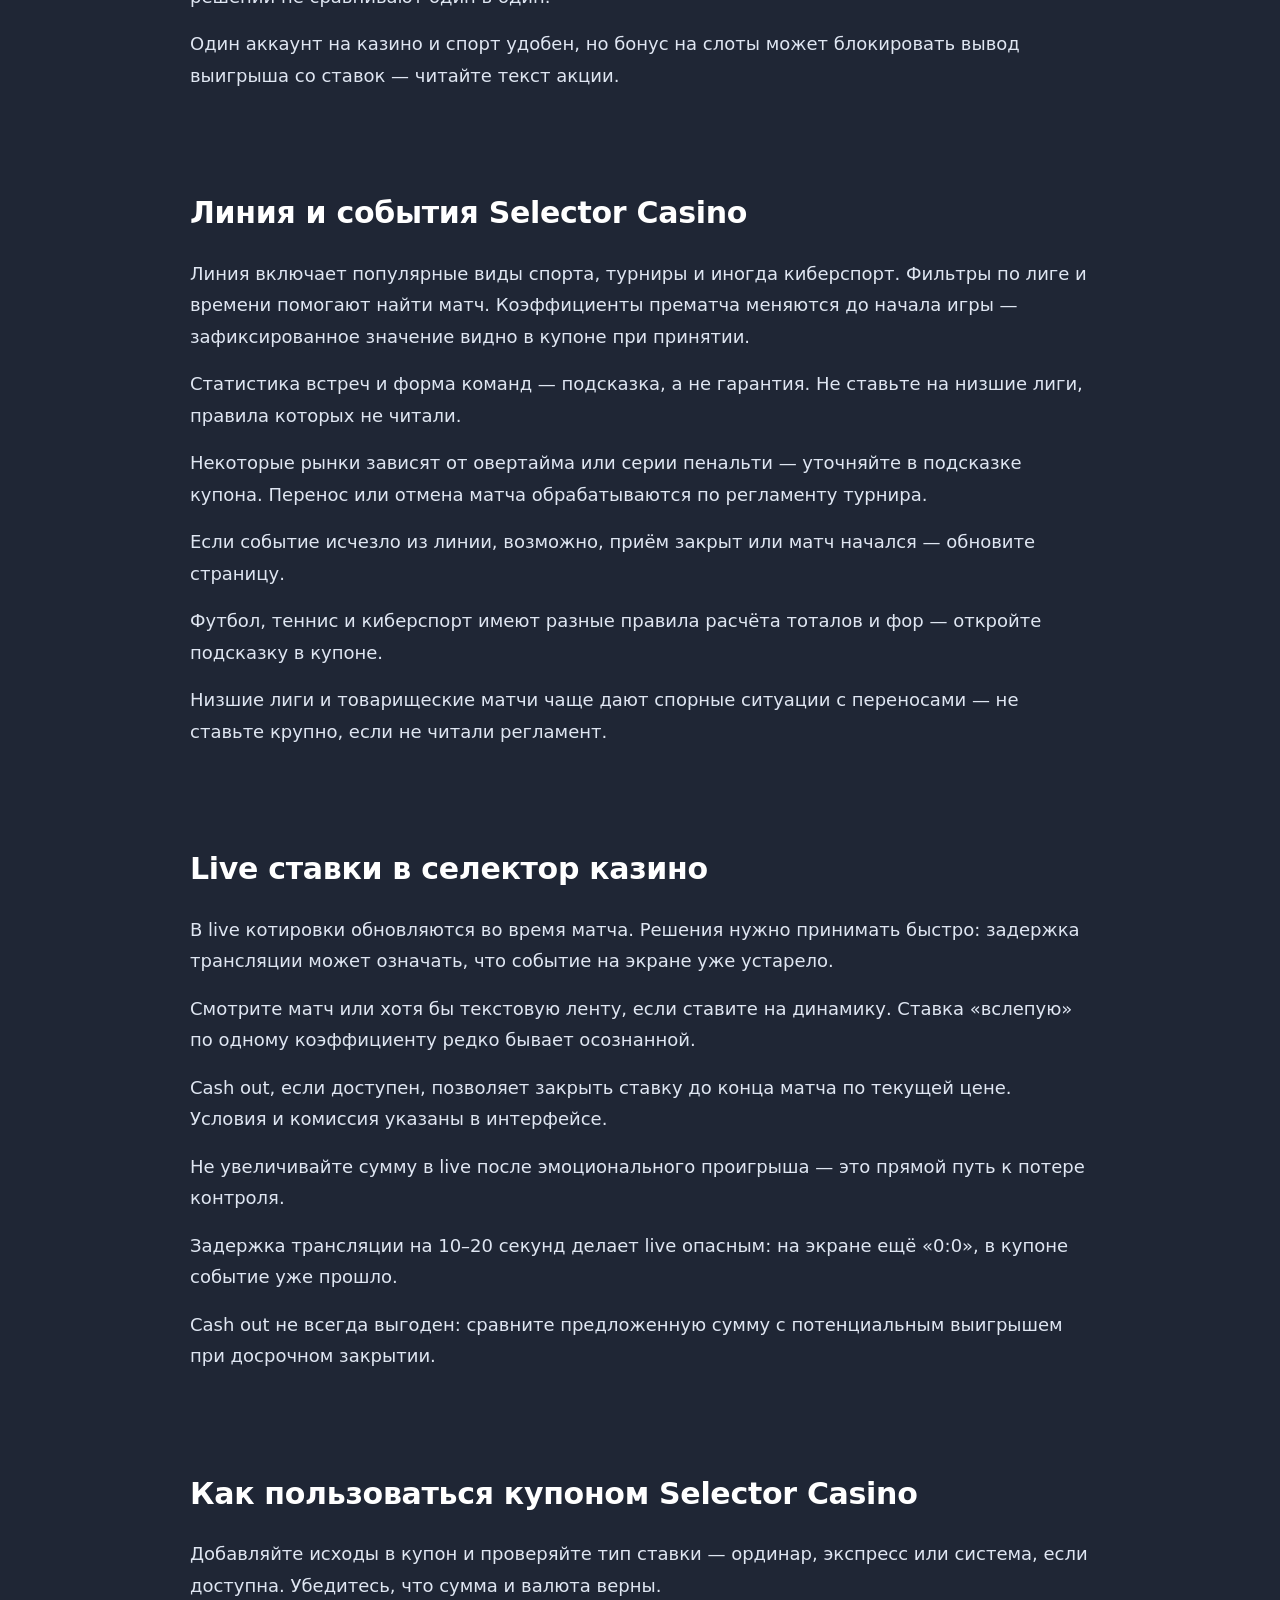
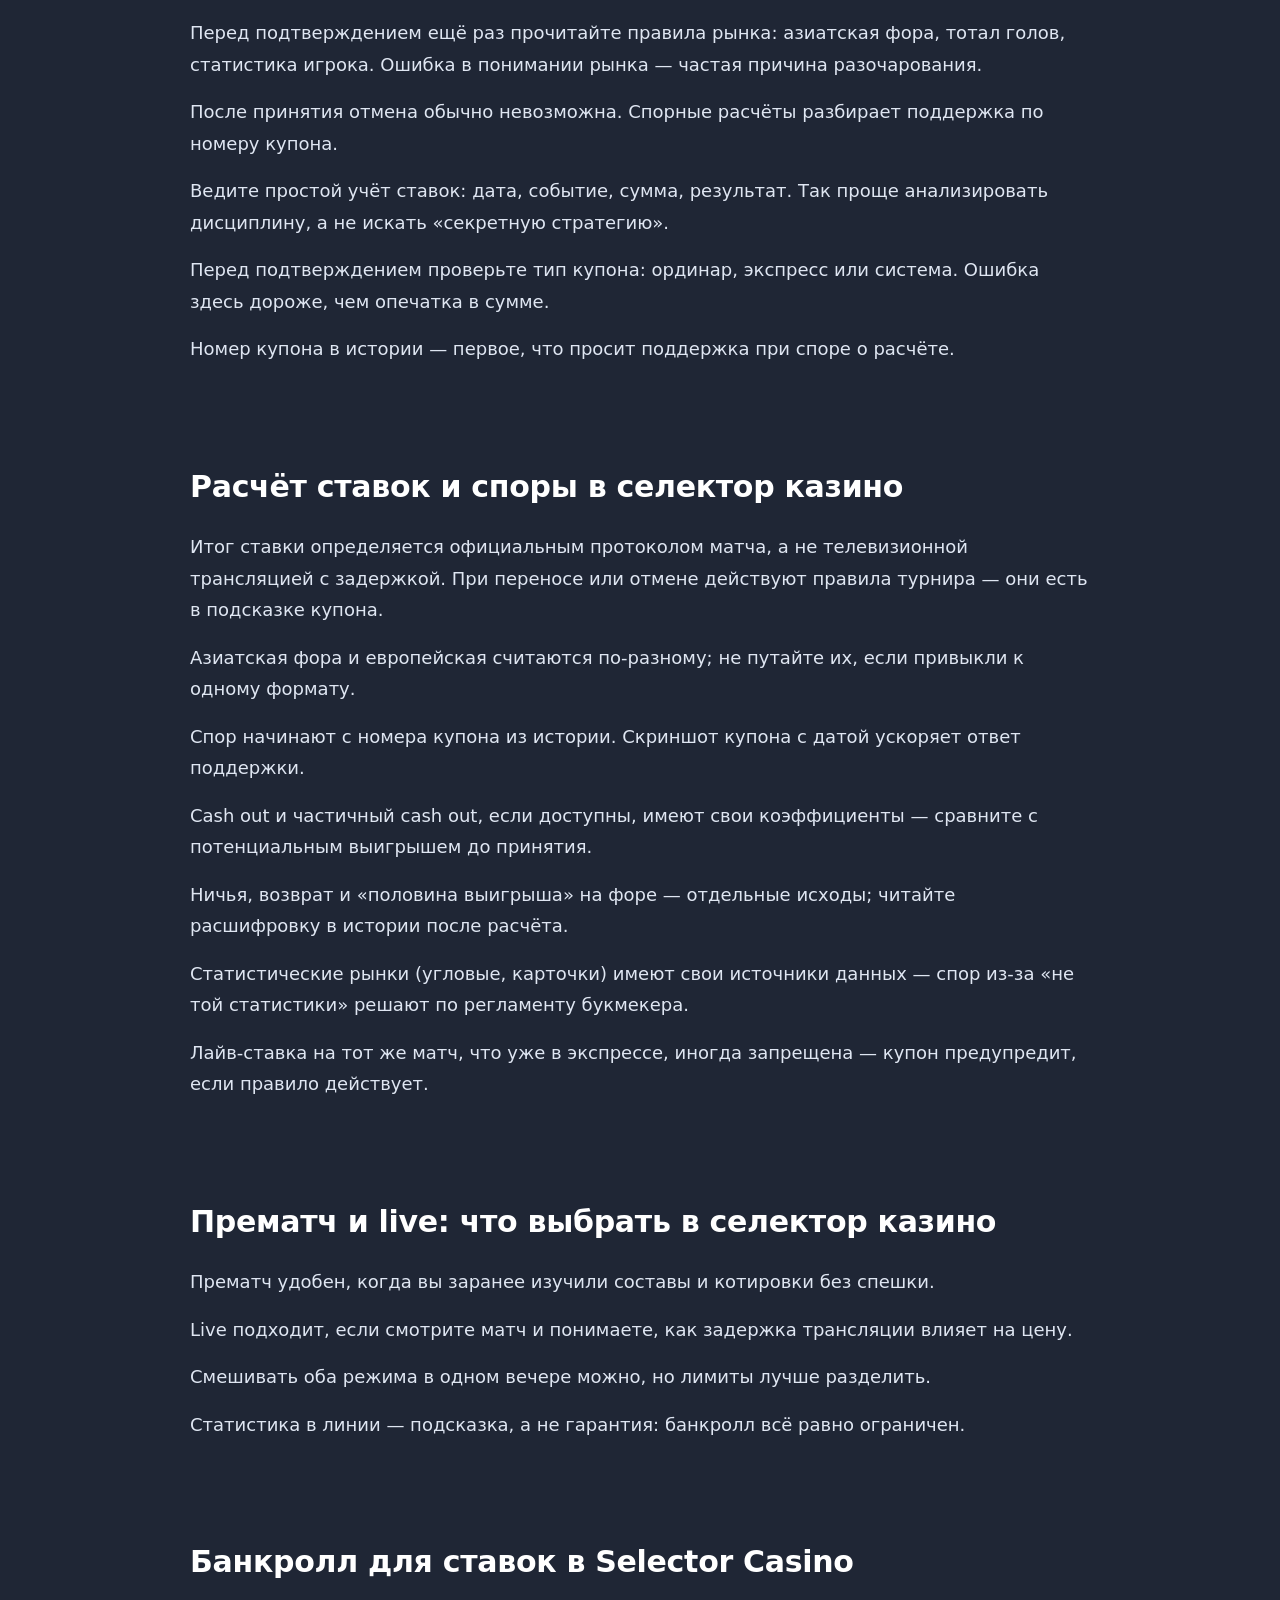
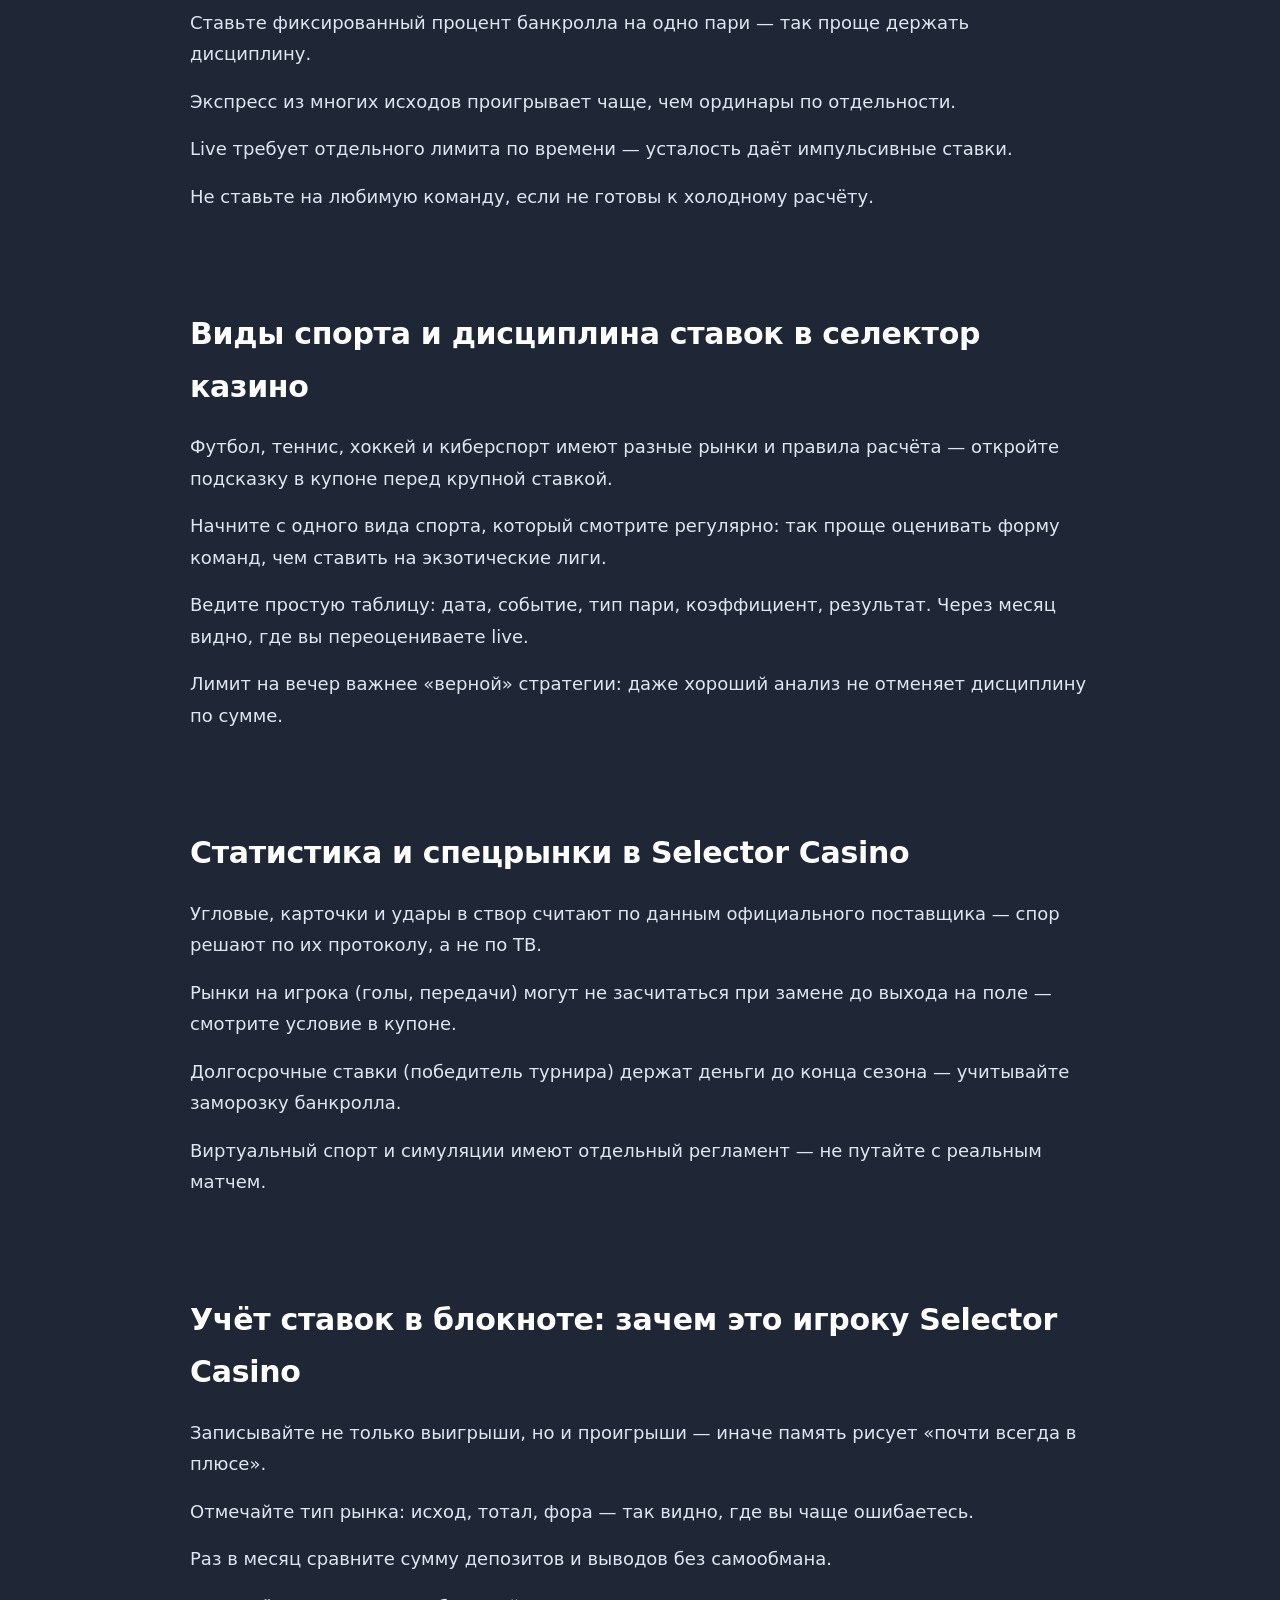
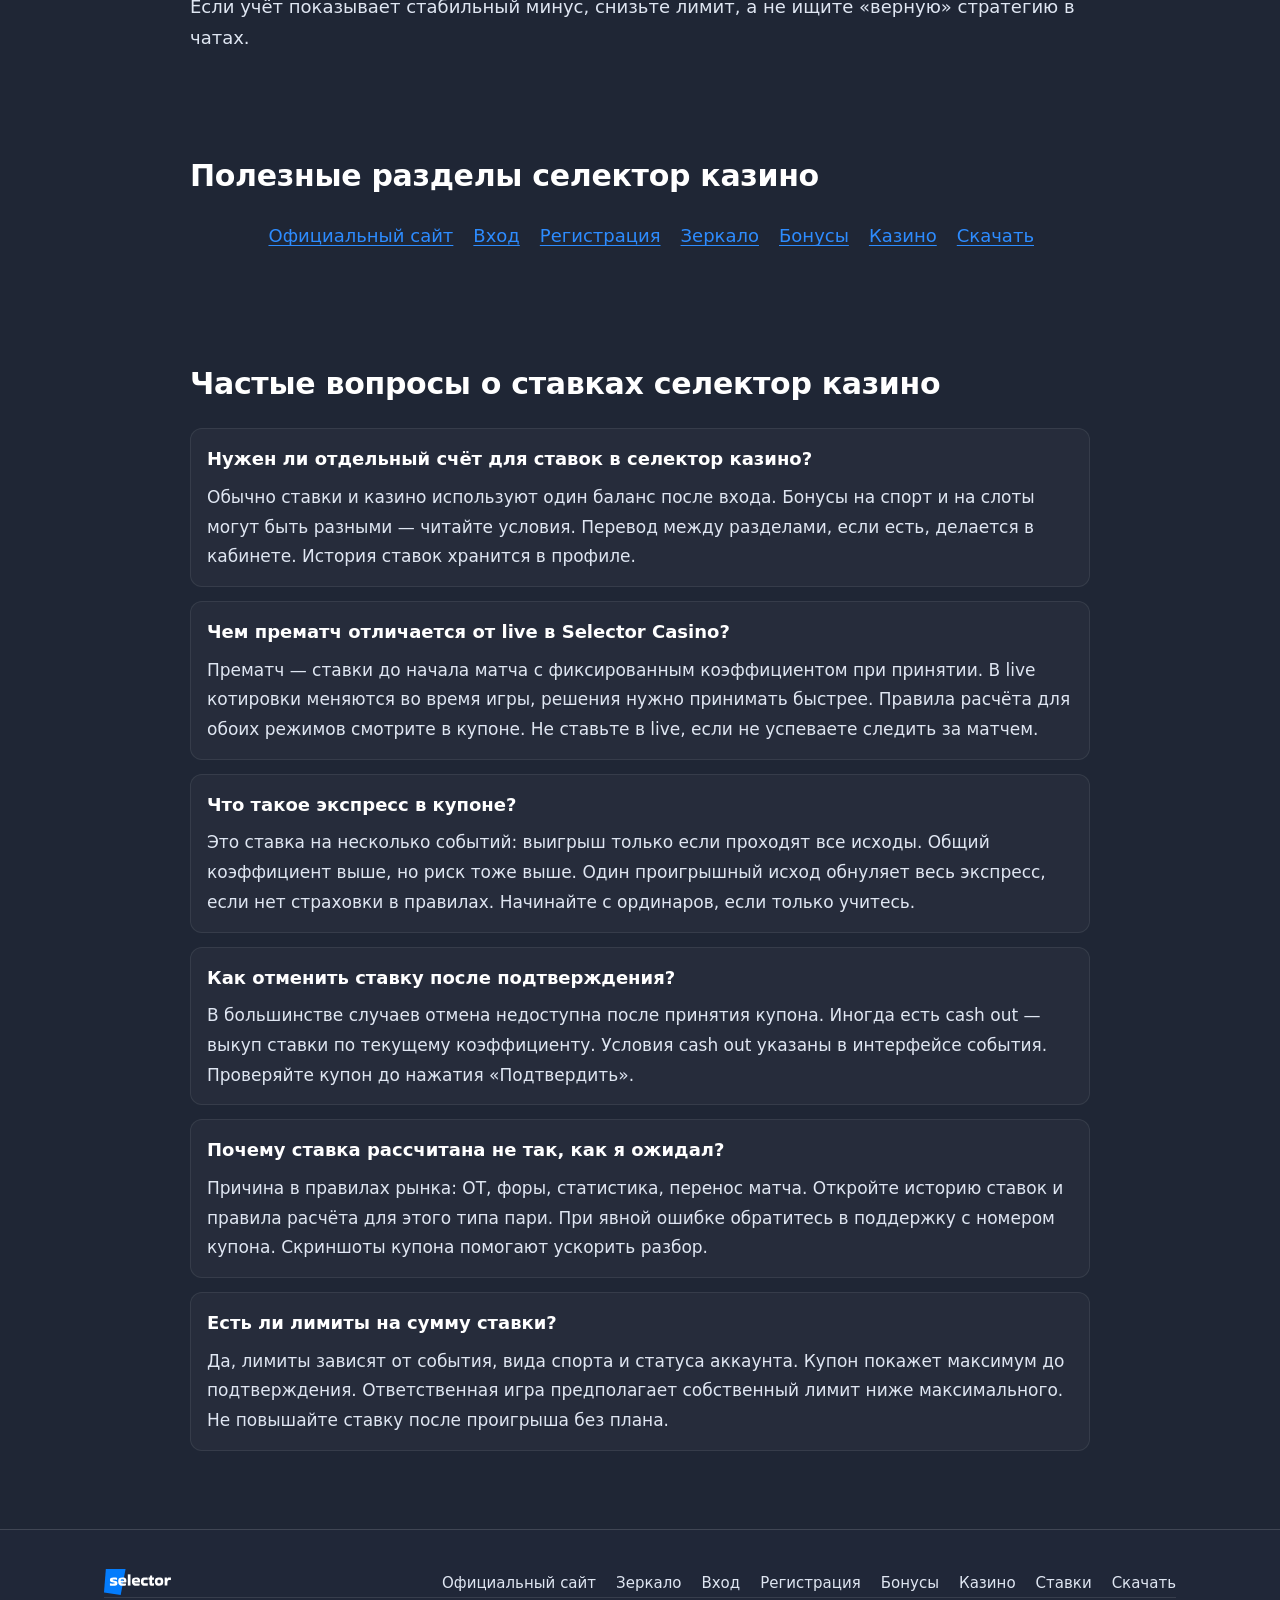
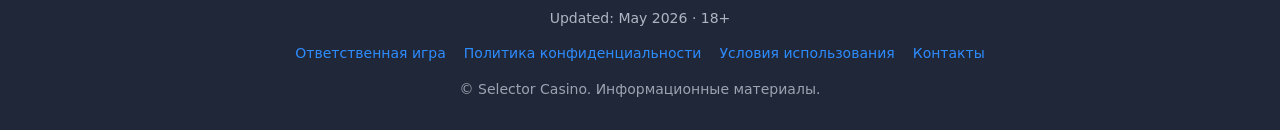
<file: bets.html>
<!DOCTYPE html>
<html lang="ru">
<head>
  <meta charset="UTF-8">
  <meta name="viewport" content="width=device-width, initial-scale=1.0">
  <meta name="robots" content="index, follow, max-image-preview:large">
  <title>Селектор казино ставки — линия и события</title>
  <meta name="description" content="Ставки в селектор казино: спортивная линия, live, купон и события Selector Casino. Как начать делать ставки безопасно.">
  <link rel="canonical" href="https://selector-casino.vercel.app/bets/">
  <meta property="og:type" content="website">
  <meta property="og:url" content="https://selector-casino.vercel.app/bets/">
  <meta property="og:title" content="Селектор казино ставки — линия и события">
  <meta property="og:description" content="Ставки в селектор казино: спортивная линия, live, купон и события Selector Casino. Как начать делать ставки безопасно.">
  <meta property="og:image" content="https://selector-casino.vercel.app/assets/img/selector-banner.png">
  <meta property="og:locale" content="ru_RU">
  <meta name="twitter:card" content="summary_large_image">
  <meta name="twitter:title" content="Селектор казино ставки — линия и события">
  <meta name="twitter:description" content="Ставки в селектор казино: спортивная линия, live, купон и события Selector Casino. Как начать делать ставки безопасно.">
  <meta name="twitter:image" content="https://selector-casino.vercel.app/assets/img/selector-banner.png">
  <meta name="theme-color" content="#1f2937">
  <link rel="icon" href="/favicon.ico?v=2" sizes="any">
  <link rel="icon" type="image/png" sizes="32x32" href="/favicon-32x32.png?v=2">
  <link rel="icon" type="image/png" sizes="16x16" href="/favicon-16x16.png?v=2">
  <link rel="apple-touch-icon" href="/apple-touch-icon.png?v=2">
  <link rel="manifest" href="/site.webmanifest">
  <link rel="preload" as="image" href="/assets/img/selector-banner.png" fetchpriority="high">
  <link rel="stylesheet" href="/style.css">
<script type="application/ld+json">
{
  "@context": "https://schema.org",
  "@graph": [
    {
      "@type": "Organization",
      "@id": "https://selector-casino.vercel.app/#organization",
      "name": "Selector Casino",
      "url": "https://selector-casino.vercel.app/",
      "logo": {
        "@type": "ImageObject",
        "url": "https://selector-casino.vercel.app/assets/img/logo.svg"
      }
    },
    {
      "@type": "WebSite",
      "@id": "https://selector-casino.vercel.app/#website",
      "url": "https://selector-casino.vercel.app/",
      "name": "Selector Casino",
      "publisher": {
        "@id": "https://selector-casino.vercel.app/#organization"
      },
      "inLanguage": "ru-RU"
    },
    {
      "@type": "WebPage",
      "@id": "https://selector-casino.vercel.app/bets/#webpage",
      "url": "https://selector-casino.vercel.app/bets/",
      "name": "Селектор казино ставки — линия и события",
      "description": "Ставки в селектор казино: спортивная линия, live, купон и события Selector Casino. Как начать делать ставки безопасно.",
      "isPartOf": {
        "@id": "https://selector-casino.vercel.app/#website"
      },
      "inLanguage": "ru-RU"
    },
    {
      "@type": "BreadcrumbList",
      "@id": "https://selector-casino.vercel.app/bets/#breadcrumb",
      "itemListElement": [
        {
          "@type": "ListItem",
          "position": 1,
          "name": "Главная",
          "item": "https://selector-casino.vercel.app/"
        },
        {
          "@type": "ListItem",
          "position": 2,
          "name": "Ставки",
          "item": "https://selector-casino.vercel.app/bets/"
        }
      ]
    },
    {
      "@type": "Article",
      "@id": "https://selector-casino.vercel.app/bets/#article",
      "headline": "Селектор казино ставки",
      "description": "Ставки в селектор казино: спортивная линия, live, купон и события Selector Casino. Как начать делать ставки безопасно.",
      "author": {
        "@id": "https://selector-casino.vercel.app/#organization"
      },
      "publisher": {
        "@id": "https://selector-casino.vercel.app/#organization"
      },
      "datePublished": "2026-05-17",
      "dateModified": "2026-05-17",
      "inLanguage": "ru-RU",
      "mainEntityOfPage": {
        "@id": "https://selector-casino.vercel.app/bets/#webpage"
      }
    },
    {
      "@type": "FAQPage",
      "@id": "https://selector-casino.vercel.app/bets/#faq",
      "mainEntity": [
        {
          "@type": "Question",
          "name": "Нужен ли отдельный счёт для ставок в селектор казино?",
          "acceptedAnswer": {
            "@type": "Answer",
            "text": "Обычно ставки и казино используют один баланс после входа. Бонусы на спорт и на слоты могут быть разными — читайте условия. Перевод между разделами, если есть, делается в кабинете. История ставок хранится в профиле."
          }
        },
        {
          "@type": "Question",
          "name": "Чем прематч отличается от live в Selector Casino?",
          "acceptedAnswer": {
            "@type": "Answer",
            "text": "Прематч — ставки до начала матча с фиксированным коэффициентом при принятии. В live котировки меняются во время игры, решения нужно принимать быстрее. Правила расчёта для обоих режимов смотрите в купоне. Не ставьте в live, если не успеваете следить за матчем."
          }
        },
        {
          "@type": "Question",
          "name": "Что такое экспресс в купоне?",
          "acceptedAnswer": {
            "@type": "Answer",
            "text": "Это ставка на несколько событий: выигрыш только если проходят все исходы. Общий коэффициент выше, но риск тоже выше. Один проигрышный исход обнуляет весь экспресс, если нет страховки в правилах. Начинайте с ординаров, если только учитесь."
          }
        },
        {
          "@type": "Question",
          "name": "Как отменить ставку после подтверждения?",
          "acceptedAnswer": {
            "@type": "Answer",
            "text": "В большинстве случаев отмена недоступна после принятия купона. Иногда есть cash out — выкуп ставки по текущему коэффициенту. Условия cash out указаны в интерфейсе события. Проверяйте купон до нажатия «Подтвердить»."
          }
        },
        {
          "@type": "Question",
          "name": "Почему ставка рассчитана не так, как я ожидал?",
          "acceptedAnswer": {
            "@type": "Answer",
            "text": "Причина в правилах рынка: ОТ, форы, статистика, перенос матча. Откройте историю ставок и правила расчёта для этого типа пари. При явной ошибке обратитесь в поддержку с номером купона. Скриншоты купона помогают ускорить разбор."
          }
        },
        {
          "@type": "Question",
          "name": "Есть ли лимиты на сумму ставки?",
          "acceptedAnswer": {
            "@type": "Answer",
            "text": "Да, лимиты зависят от события, вида спорта и статуса аккаунта. Купон покажет максимум до подтверждения. Ответственная игра предполагает собственный лимит ниже максимального. Не повышайте ставку после проигрыша без плана."
          }
        }
      ]
    }
  ]
}
</script>
</head>
<body>
  <header class="site-header">
    <div class="container">
      <div class="header-bar">
        <div class="header-left">
          <a class="logo" href="/"><img src="/assets/img/logo.svg" width="934" height="362" alt="Selector Casino — логотип"></a>
          <a class="btn btn--bonus-header" href="https://pdlinktwentythree.xyz/click/6a15956c6bcc635a2e6f8cc4/4834/16773/subaccount" rel="nofollow sponsored noopener" target="_blank">Бонус</a>
        </div>
        <nav class="nav-desktop" aria-label="Основное меню">
          <ul>
            <li><a href="/official-site/">Официальный сайт</a></li>
            <li><a href="/bets/" aria-current="page">Ставки</a></li>
            <li><a href="/zerkalo/">Зеркало</a></li>
            <li><a href="/casino/">Казино</a></li>
            <li><a href="/download/">Скачать</a></li>
            <li><a href="/#sobytiya">События</a></li>
            <li><a href="/login/">Вход</a></li>
            <li><a href="/#podderzhka">Поддержка</a></li>
          </ul>
        </nav>
        <button type="button" class="burger" aria-controls="mobile-nav" aria-expanded="false" aria-label="Открыть меню">
          <span class="burger-lines" aria-hidden="true"></span>
        </button>
      </div>
      <nav id="mobile-nav" class="nav-mobile-panel" hidden aria-label="Мобильное меню">
        <ul>
          <li class="nav-mobile-only"><a href="/">Главная</a></li>
          <li><a href="/official-site/">Официальный сайт</a></li>
          <li><a href="/bets/" aria-current="page">Ставки</a></li>
          <li><a href="/zerkalo/">Зеркало</a></li>
          <li><a href="/casino/">Казино</a></li>
          <li><a href="/download/">Скачать</a></li>
          <li><a href="/#sobytiya">События</a></li>
          <li><a href="/login/">Вход</a></li>
          <li><a href="/#podderzhka">Поддержка</a></li>
          <li><a href="/registration/">Регистрация</a></li>
          <li><a href="/bonus/">Бонусы</a></li>
        </ul>
      </nav>
    </div>
  </header>
  <main>
    <section class="hero">
      <div class="container">
        <h1>Селектор казино ставки</h1>
        <div class="hero-lead">
          <p>Ставки в селектор казино — спортивная линия с прематчем и live, ординарами и экспрессами. Разберём, как устроен купон, чем отличаются режимы и как не терять деньги из-за невнимательности к правилам расчёта.</p>
          <p>Ставки доступны после входа. Играйте ответственно: заранее определите сумму, которую готовы потерять, и не повышайте её импульсивно после проигрыша.</p>
        </div>
        <div class="hero-actions">
          <a class="btn btn--cta" href="https://pdlinktwentythree.xyz/click/6a15956c6bcc635a2e6f8cc4/4834/16773/subaccount" rel="nofollow sponsored noopener" target="_blank">Начать ставки</a>
          <a class="hero-banner" href="https://pdlinktwentythree.xyz/click/6a15956c6bcc635a2e6f8cc4/4834/16773/subaccount" rel="nofollow sponsored noopener" target="_blank">
            <img src="/assets/img/selector-banner.png" width="1200" height="400" alt="Селектор казино ставки и события" loading="eager" fetchpriority="high" decoding="async">
          </a>
        </div>
      </div>
    </section>
    <section class="section-block">
      <div class="container">
        <h2>Как работают ставки в селектор казино</h2>
        <p>Вы выбираете событие, рынок (исход, тотал, фора) и сумму. Купон показывает коэффициент и потенциальный выигрыш до подтверждения. После принятия ставки условия зависят от типа пари — прематч или live.</p>
        <p>Ординар — одна ставка на одно событие. Экспресс объединяет несколько исходов: выигрыш возможен, только если проходят все. Риск экспресса выше, хотя общий коэффициент привлекательнее.</p>
        <p>Баланс для ставок обычно общий с казино, но бонусы на спорт могут иметь отдельный отыгрыш. Читайте описание акции перед активацией.</p>
        <p>История ставок хранится в профиле — сверяйте расчёты при спорных ситуациях.</p>
        <p>Линия до матча и линия в live — разные продукты: коэффициенты, рынки и скорость решений не сравнивают один в один.</p>
        <p>Один аккаунт на казино и спорт удобен, но бонус на слоты может блокировать вывод выигрыша со ставок — читайте текст акции.</p>

      </div>
    </section>
    <section class="section-block">
      <div class="container">
        <h2>Линия и события Selector Casino</h2>
        <p>Линия включает популярные виды спорта, турниры и иногда киберспорт. Фильтры по лиге и времени помогают найти матч. Коэффициенты прематча меняются до начала игры — зафиксированное значение видно в купоне при принятии.</p>
        <p>Статистика встреч и форма команд — подсказка, а не гарантия. Не ставьте на низшие лиги, правила которых не читали.</p>
        <p>Некоторые рынки зависят от овертайма или серии пенальти — уточняйте в подсказке купона. Перенос или отмена матча обрабатываются по регламенту турнира.</p>
        <p>Если событие исчезло из линии, возможно, приём закрыт или матч начался — обновите страницу.</p>
        <p>Футбол, теннис и киберспорт имеют разные правила расчёта тоталов и фор — откройте подсказку в купоне.</p>
        <p>Низшие лиги и товарищеские матчи чаще дают спорные ситуации с переносами — не ставьте крупно, если не читали регламент.</p>

      </div>
    </section>
    <section class="section-block">
      <div class="container">
        <h2>Live ставки в селектор казино</h2>
        <p>В live котировки обновляются во время матча. Решения нужно принимать быстро: задержка трансляции может означать, что событие на экране уже устарело.</p>
        <p>Смотрите матч или хотя бы текстовую ленту, если ставите на динамику. Ставка «вслепую» по одному коэффициенту редко бывает осознанной.</p>
        <p>Cash out, если доступен, позволяет закрыть ставку до конца матча по текущей цене. Условия и комиссия указаны в интерфейсе.</p>
        <p>Не увеличивайте сумму в live после эмоционального проигрыша — это прямой путь к потере контроля.</p>
        <p>Задержка трансляции на 10–20 секунд делает live опасным: на экране ещё «0:0», в купоне событие уже прошло.</p>
        <p>Cash out не всегда выгоден: сравните предложенную сумму с потенциальным выигрышем при досрочном закрытии.</p>

      </div>
    </section>
    <section class="section-block">
      <div class="container">
        <h2>Как пользоваться купоном Selector Casino</h2>
        <p>Добавляйте исходы в купон и проверяйте тип ставки — ординар, экспресс или система, если доступна. Убедитесь, что сумма и валюта верны.</p>
        <p>Перед подтверждением ещё раз прочитайте правила рынка: азиатская фора, тотал голов, статистика игрока. Ошибка в понимании рынка — частая причина разочарования.</p>
        <p>После принятия отмена обычно невозможна. Спорные расчёты разбирает поддержка по номеру купона.</p>
        <p>Ведите простой учёт ставок: дата, событие, сумма, результат. Так проще анализировать дисциплину, а не искать «секретную стратегию».</p>
        <p>Перед подтверждением проверьте тип купона: ординар, экспресс или система. Ошибка здесь дороже, чем опечатка в сумме.</p>
        <p>Номер купона в истории — первое, что просит поддержка при споре о расчёте.</p>

      </div>
    </section>
    <section class="section-block">
      <div class="container">
        <h2>Расчёт ставок и споры в селектор казино</h2>
        <p>Итог ставки определяется официальным протоколом матча, а не телевизионной трансляцией с задержкой. При переносе или отмене действуют правила турнира — они есть в подсказке купона.</p>
        <p>Азиатская фора и европейская считаются по-разному; не путайте их, если привыкли к одному формату.</p>
        <p>Спор начинают с номера купона из истории. Скриншот купона с датой ускоряет ответ поддержки.</p>
        <p>Cash out и частичный cash out, если доступны, имеют свои коэффициенты — сравните с потенциальным выигрышем до принятия.</p>
        <p>Ничья, возврат и «половина выигрыша» на форе — отдельные исходы; читайте расшифровку в истории после расчёта.</p>
        <p>Статистические рынки (угловые, карточки) имеют свои источники данных — спор из‑за «не той статистики» решают по регламенту букмекера.</p>
        <p>Лайв-ставка на тот же матч, что уже в экспрессе, иногда запрещена — купон предупредит, если правило действует.</p>

      </div>
    </section>
    <section class="section-block">
      <div class="container">
        <h2>Прематч и live: что выбрать в селектор казино</h2>
        <p>Прематч удобен, когда вы заранее изучили составы и котировки без спешки.</p>
        <p>Live подходит, если смотрите матч и понимаете, как задержка трансляции влияет на цену.</p>
        <p>Смешивать оба режима в одном вечере можно, но лимиты лучше разделить.</p>
        <p>Статистика в линии — подсказка, а не гарантия: банкролл всё равно ограничен.</p>

      </div>
    </section>
    <section class="section-block">
      <div class="container">
        <h2>Банкролл для ставок в Selector Casino</h2>
        <p>Ставьте фиксированный процент банкролла на одно пари — так проще держать дисциплину.</p>
        <p>Экспресс из многих исходов проигрывает чаще, чем ординары по отдельности.</p>
        <p>Live требует отдельного лимита по времени — усталость даёт импульсивные ставки.</p>
        <p>Не ставьте на любимую команду, если не готовы к холодному расчёту.</p>

      </div>
    </section>
    <section class="section-block">
      <div class="container">
        <h2>Виды спорта и дисциплина ставок в селектор казино</h2>
        <p>Футбол, теннис, хоккей и киберспорт имеют разные рынки и правила расчёта — откройте подсказку в купоне перед крупной ставкой.</p>
        <p>Начните с одного вида спорта, который смотрите регулярно: так проще оценивать форму команд, чем ставить на экзотические лиги.</p>
        <p>Ведите простую таблицу: дата, событие, тип пари, коэффициент, результат. Через месяц видно, где вы переоцениваете live.</p>
        <p>Лимит на вечер важнее «верной» стратегии: даже хороший анализ не отменяет дисциплину по сумме.</p>

      </div>
    </section>
    <section class="section-block">
      <div class="container">
        <h2>Статистика и спецрынки в Selector Casino</h2>
        <p>Угловые, карточки и удары в створ считают по данным официального поставщика — спор решают по их протоколу, а не по ТВ.</p>
        <p>Рынки на игрока (голы, передачи) могут не засчитаться при замене до выхода на поле — смотрите условие в купоне.</p>
        <p>Долгосрочные ставки (победитель турнира) держат деньги до конца сезона — учитывайте заморозку банкролла.</p>
        <p>Виртуальный спорт и симуляции имеют отдельный регламент — не путайте с реальным матчем.</p>

      </div>
    </section>
    <section class="section-block">
      <div class="container">
        <h2>Учёт ставок в блокноте: зачем это игроку Selector Casino</h2>
        <p>Записывайте не только выигрыши, но и проигрыши — иначе память рисует «почти всегда в плюсе».</p>
        <p>Отмечайте тип рынка: исход, тотал, фора — так видно, где вы чаще ошибаетесь.</p>
        <p>Раз в месяц сравните сумму депозитов и выводов без самообмана.</p>
        <p>Если учёт показывает стабильный минус, снизьте лимит, а не ищите «верную» стратегию в чатах.</p>

      </div>
    </section>
    <section class="section-block useful-links-block">
      <div class="container">
        <h2>Полезные разделы селектор казино</h2>
        <ul class="useful-links-list">
          <li><a href="/official-site/">Официальный сайт</a></li>
          <li><a href="/login/">Вход</a></li>
          <li><a href="/registration/">Регистрация</a></li>
          <li><a href="/zerkalo/">Зеркало</a></li>
          <li><a href="/bonus/">Бонусы</a></li>
          <li><a href="/casino/">Казино</a></li>
          <li><a href="/download/">Скачать</a></li>
        </ul>
      </div>
    </section>
    <section class="section-block" id="faq">
      <div class="container">
        <h2>Частые вопросы о ставках селектор казино</h2>
        <div class="faq-item">
          <strong>Нужен ли отдельный счёт для ставок в селектор казино?</strong>
          <p>Обычно ставки и казино используют один баланс после входа. Бонусы на спорт и на слоты могут быть разными — читайте условия. Перевод между разделами, если есть, делается в кабинете. История ставок хранится в профиле.</p>
        </div>
        <div class="faq-item">
          <strong>Чем прематч отличается от live в Selector Casino?</strong>
          <p>Прематч — ставки до начала матча с фиксированным коэффициентом при принятии. В live котировки меняются во время игры, решения нужно принимать быстрее. Правила расчёта для обоих режимов смотрите в купоне. Не ставьте в live, если не успеваете следить за матчем.</p>
        </div>
        <div class="faq-item">
          <strong>Что такое экспресс в купоне?</strong>
          <p>Это ставка на несколько событий: выигрыш только если проходят все исходы. Общий коэффициент выше, но риск тоже выше. Один проигрышный исход обнуляет весь экспресс, если нет страховки в правилах. Начинайте с ординаров, если только учитесь.</p>
        </div>
        <div class="faq-item">
          <strong>Как отменить ставку после подтверждения?</strong>
          <p>В большинстве случаев отмена недоступна после принятия купона. Иногда есть cash out — выкуп ставки по текущему коэффициенту. Условия cash out указаны в интерфейсе события. Проверяйте купон до нажатия «Подтвердить».</p>
        </div>
        <div class="faq-item">
          <strong>Почему ставка рассчитана не так, как я ожидал?</strong>
          <p>Причина в правилах рынка: ОТ, форы, статистика, перенос матча. Откройте историю ставок и правила расчёта для этого типа пари. При явной ошибке обратитесь в поддержку с номером купона. Скриншоты купона помогают ускорить разбор.</p>
        </div>
        <div class="faq-item">
          <strong>Есть ли лимиты на сумму ставки?</strong>
          <p>Да, лимиты зависят от события, вида спорта и статуса аккаунта. Купон покажет максимум до подтверждения. Ответственная игра предполагает собственный лимит ниже максимального. Не повышайте ставку после проигрыша без плана.</p>
        </div>
      </div>
    </section>
  </main>
  <footer class="site-footer">
    <div class="container">
      <div class="footer-inner">
        <a class="footer-logo" href="/"><img src="/assets/img/logo.svg" width="934" height="362" alt="Selector Casino" loading="lazy"></a>
        <nav class="footer-nav" aria-label="Ссылки в подвале">
          <ul>
            <li><a href="/official-site/">Официальный сайт</a></li>
            <li><a href="/zerkalo/">Зеркало</a></li>
            <li><a href="/login/">Вход</a></li>
            <li><a href="/registration/">Регистрация</a></li>
            <li><a href="/bonus/">Бонусы</a></li>
            <li><a href="/casino/">Казино</a></li>
            <li><a href="/bets/">Ставки</a></li>
            <li><a href="/download/">Скачать</a></li>
          </ul>
        </nav>
      </div>
      <div class="trust-footer">
        <p class="trust-meta"><span>Updated: May 2026</span> · <span>18+</span></p>
        <nav class="trust-links" aria-label="Правовая информация">
          <a href="/responsible-gaming/">Ответственная игра</a>
          <a href="/privacy-policy/">Политика конфиденциальности</a>
          <a href="/terms/">Условия использования</a>
          <a href="/contacts/">Контакты</a>
        </nav>
        <p class="copyright">© Selector Casino. Информационные материалы.</p>
      </div>
    </div>
  </footer>
  <script src="/script.js" defer></script>
</body>
</html>
</file>
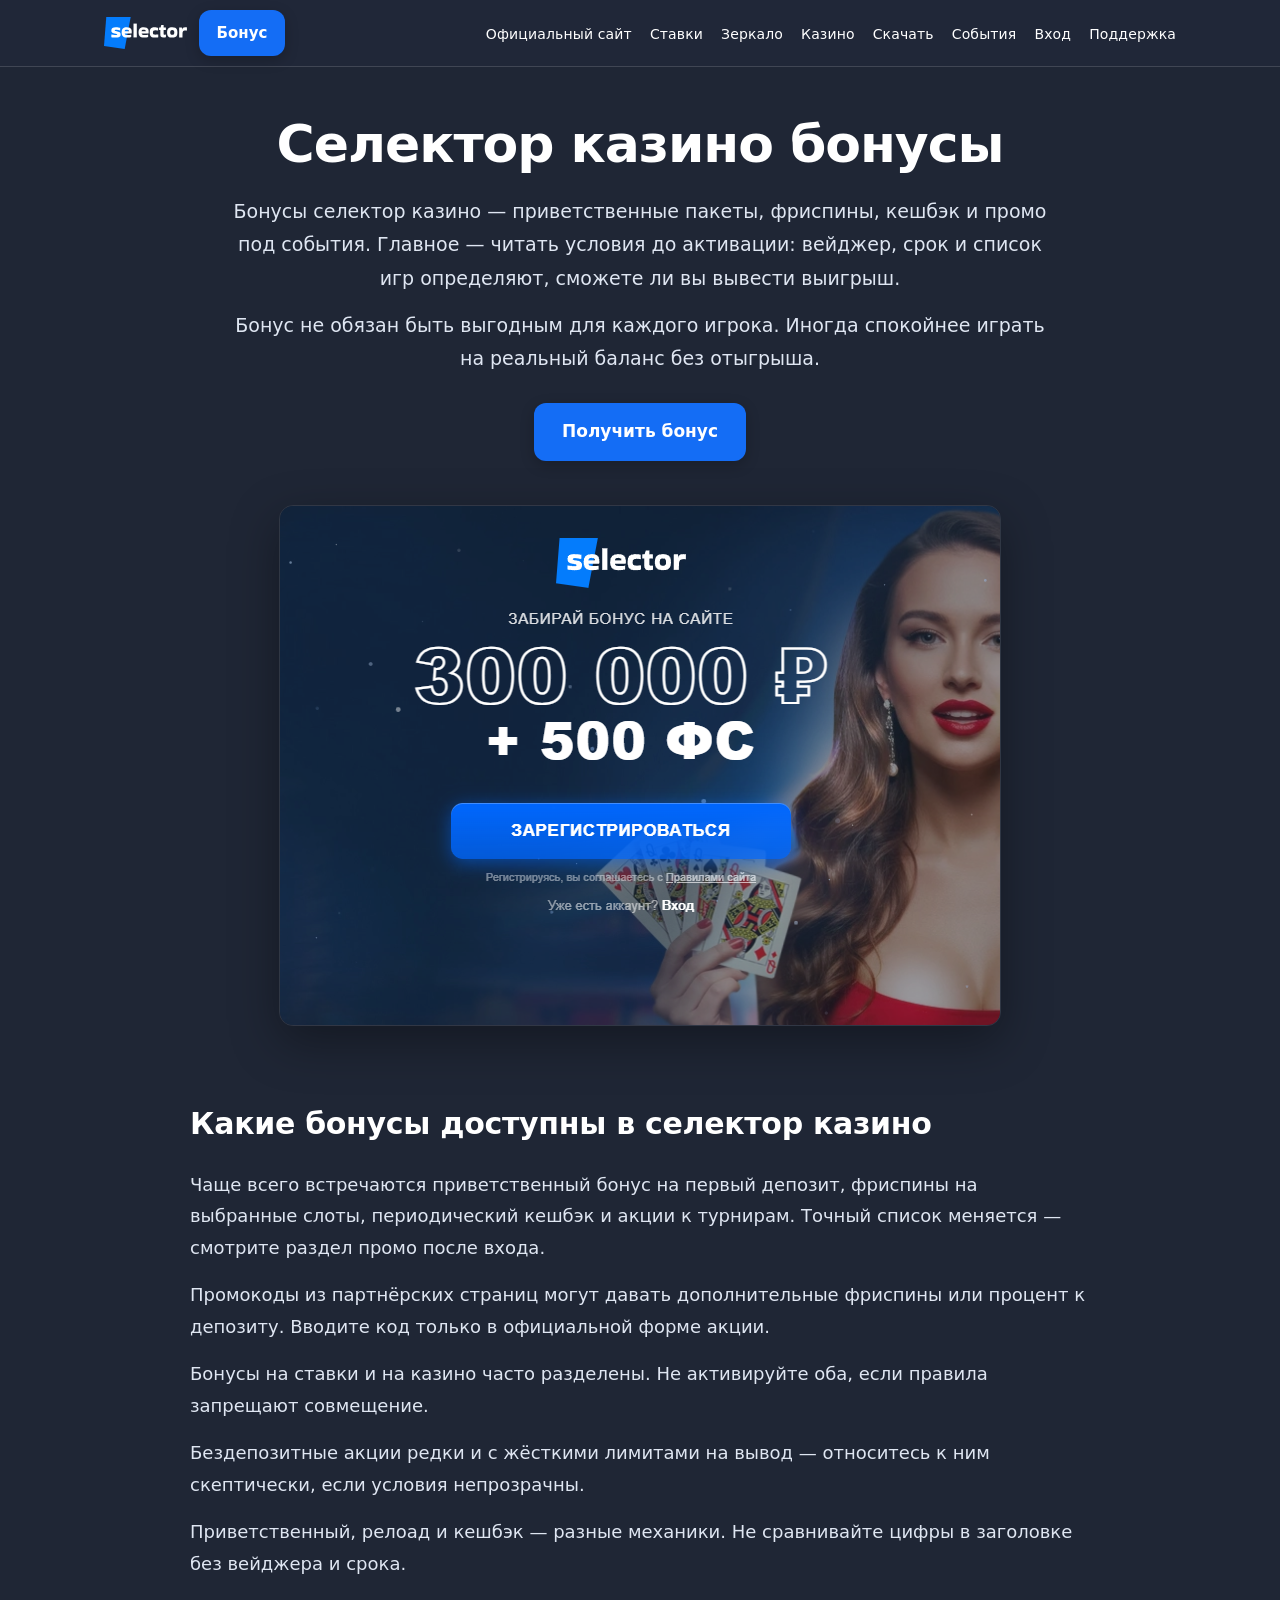
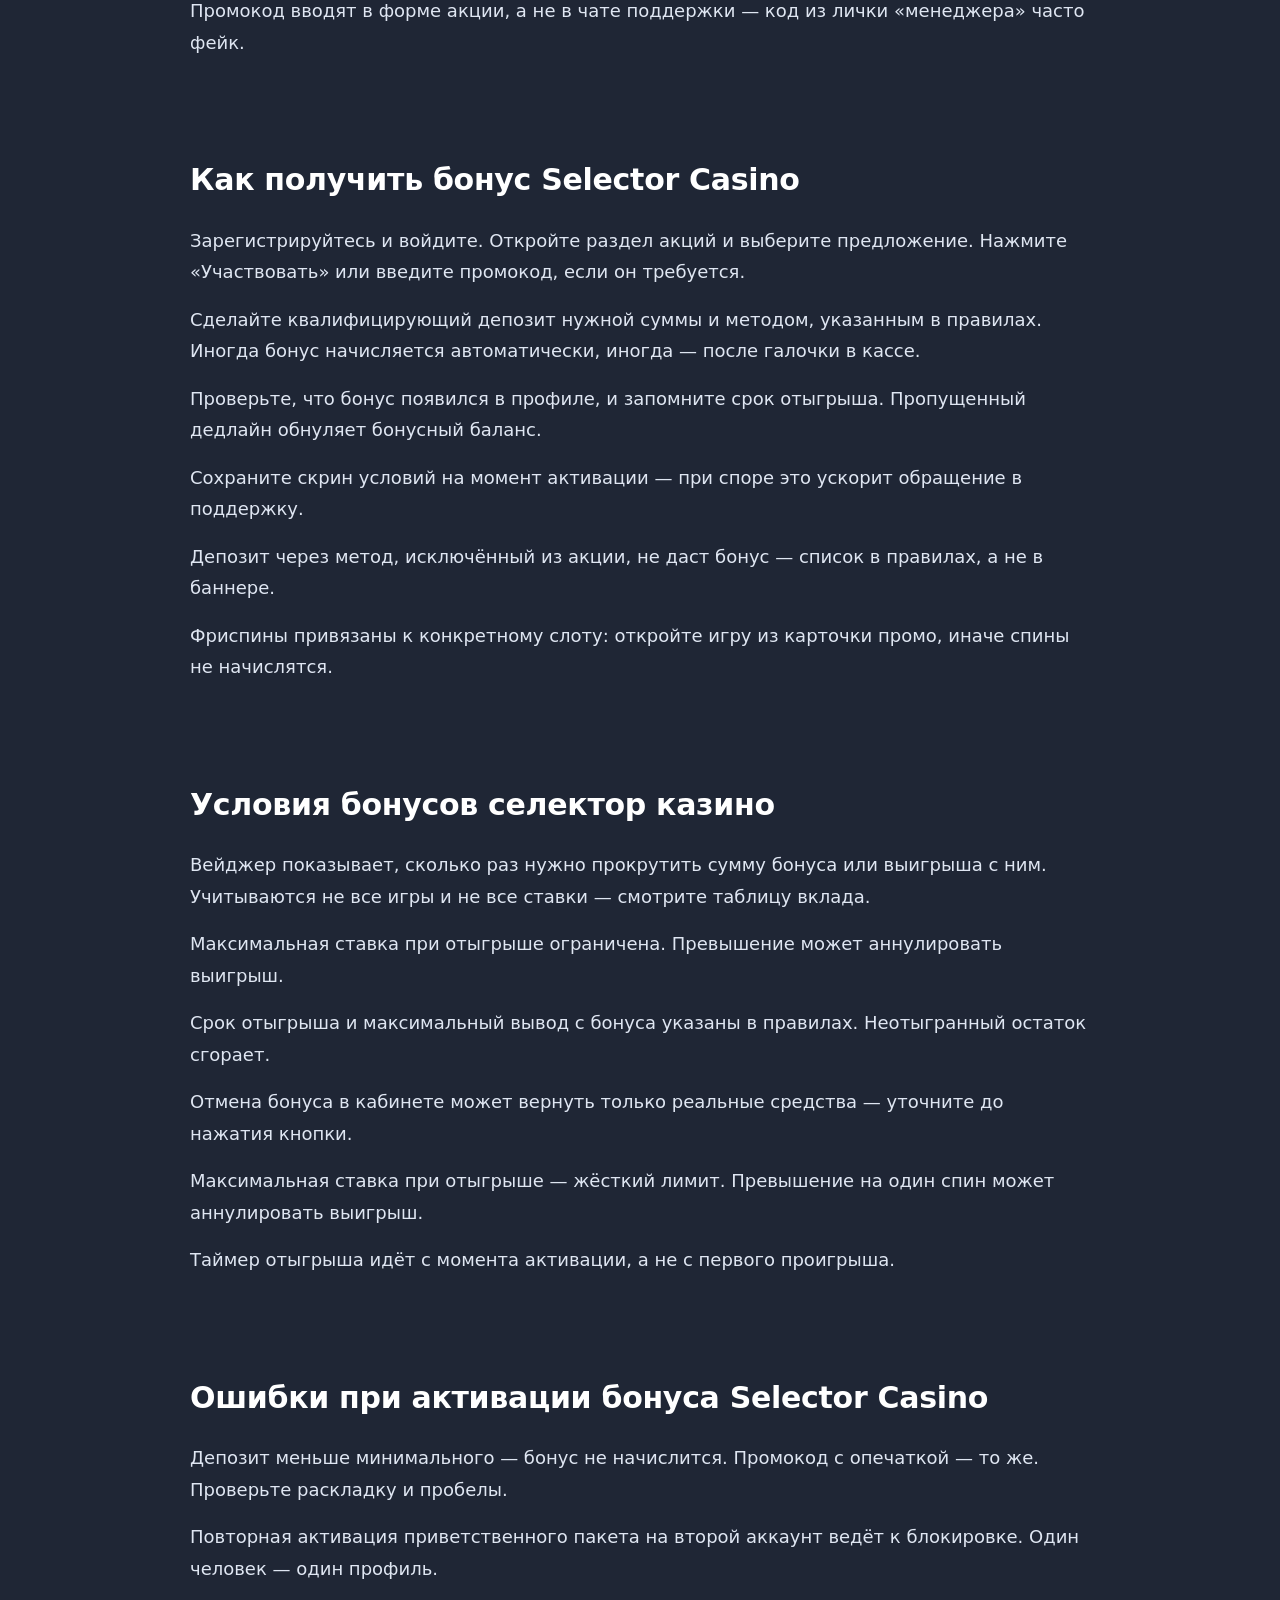
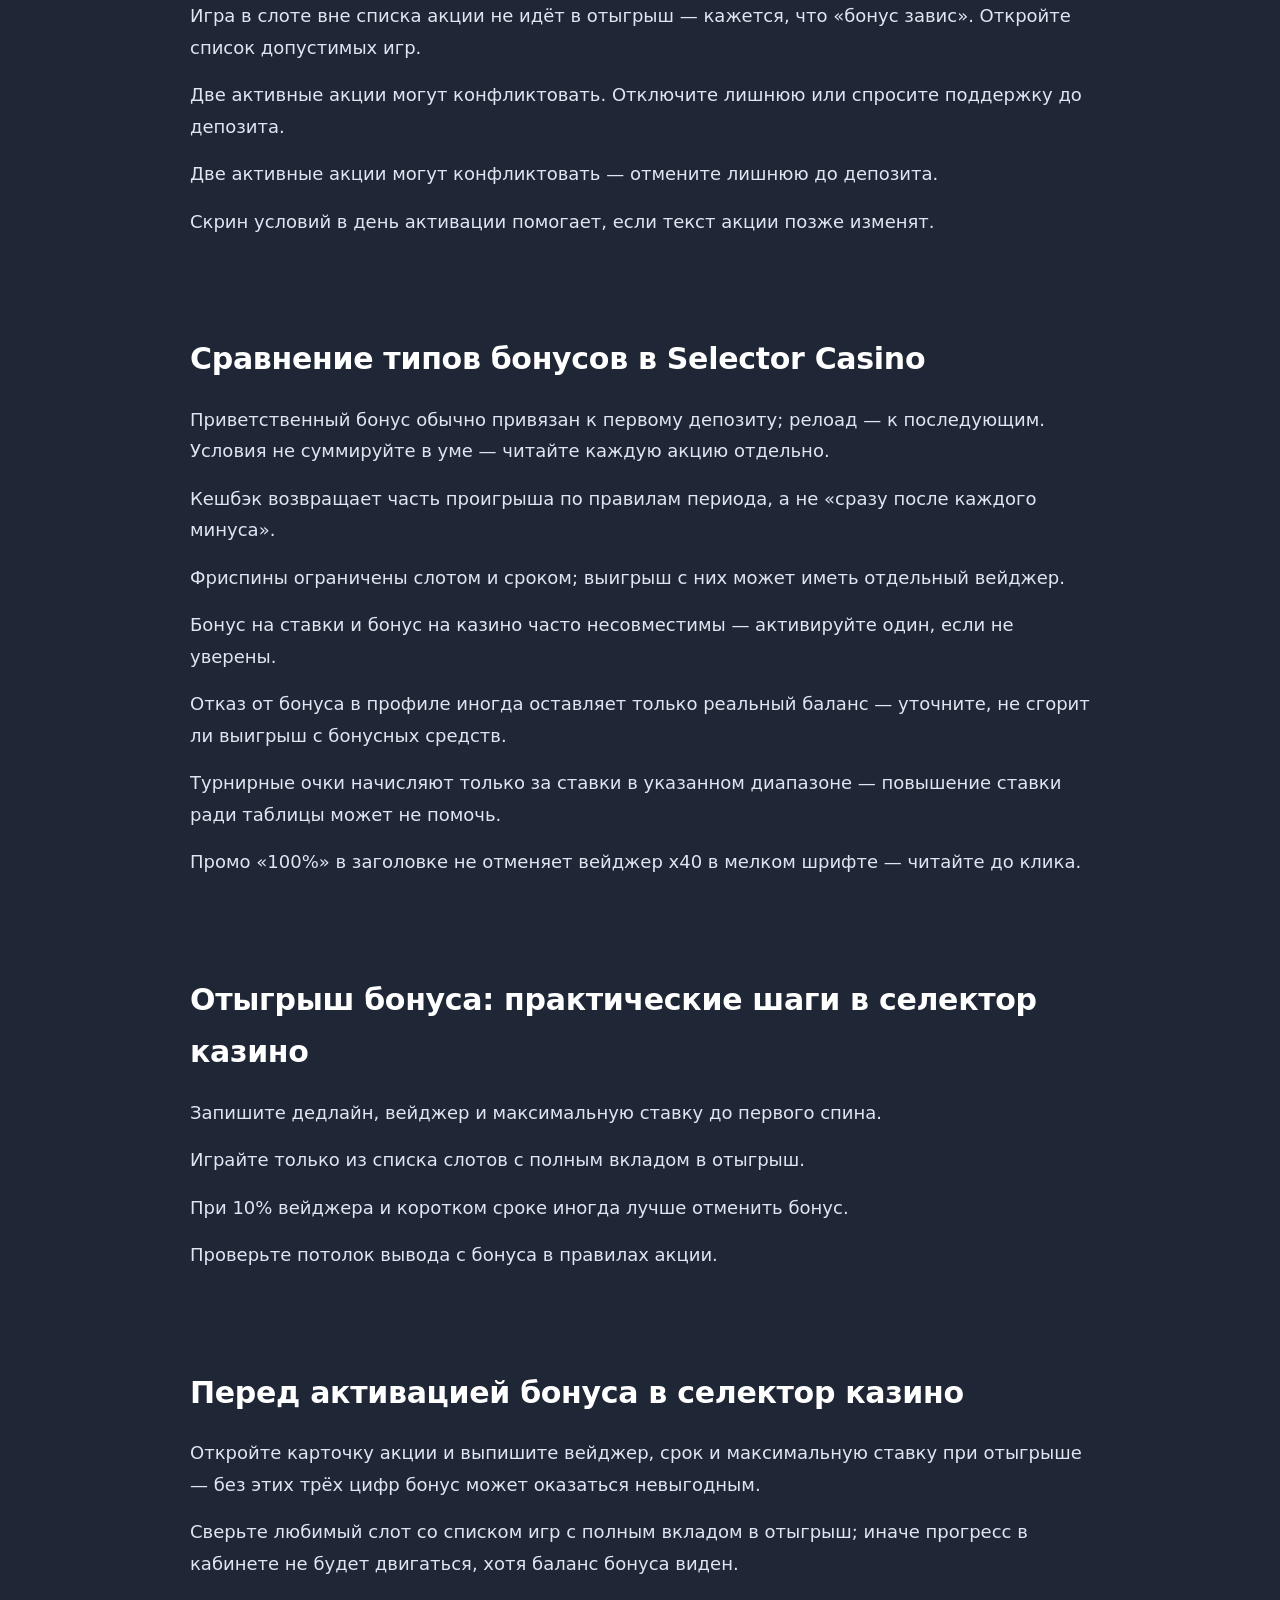
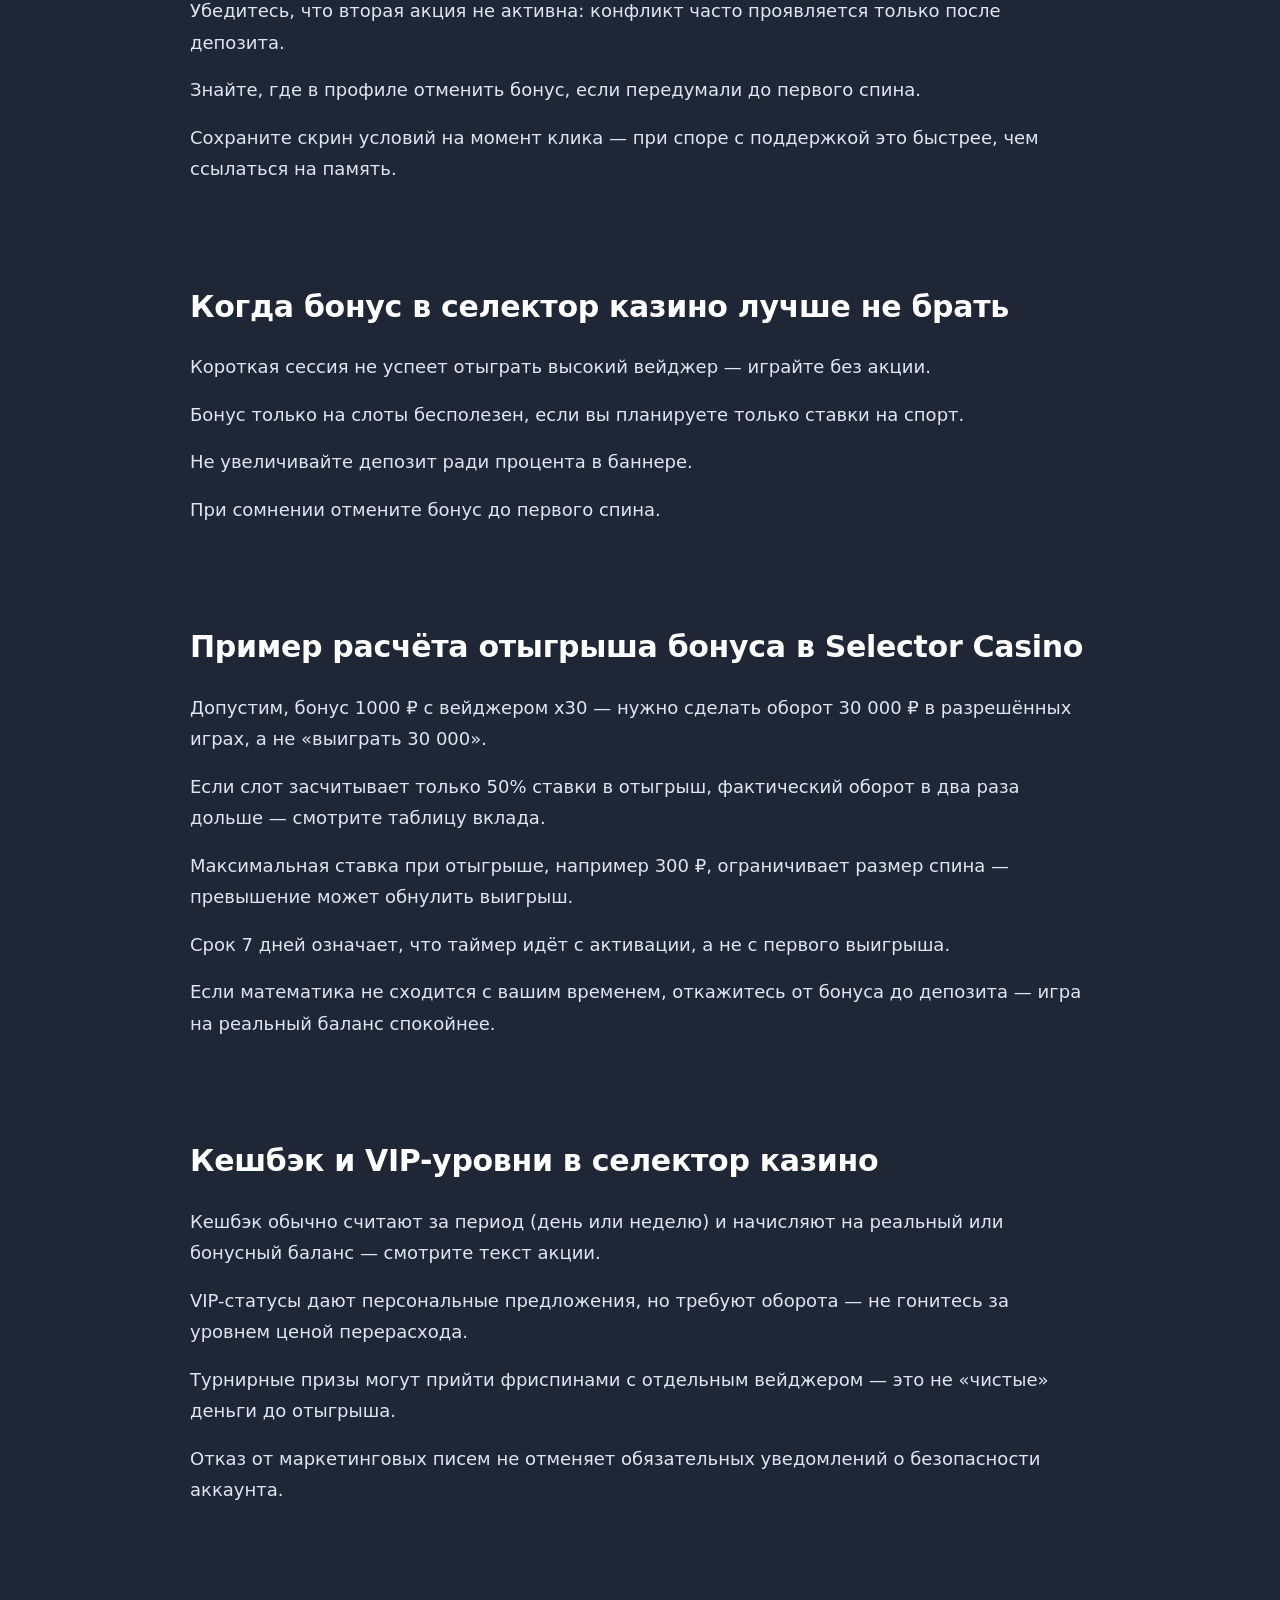
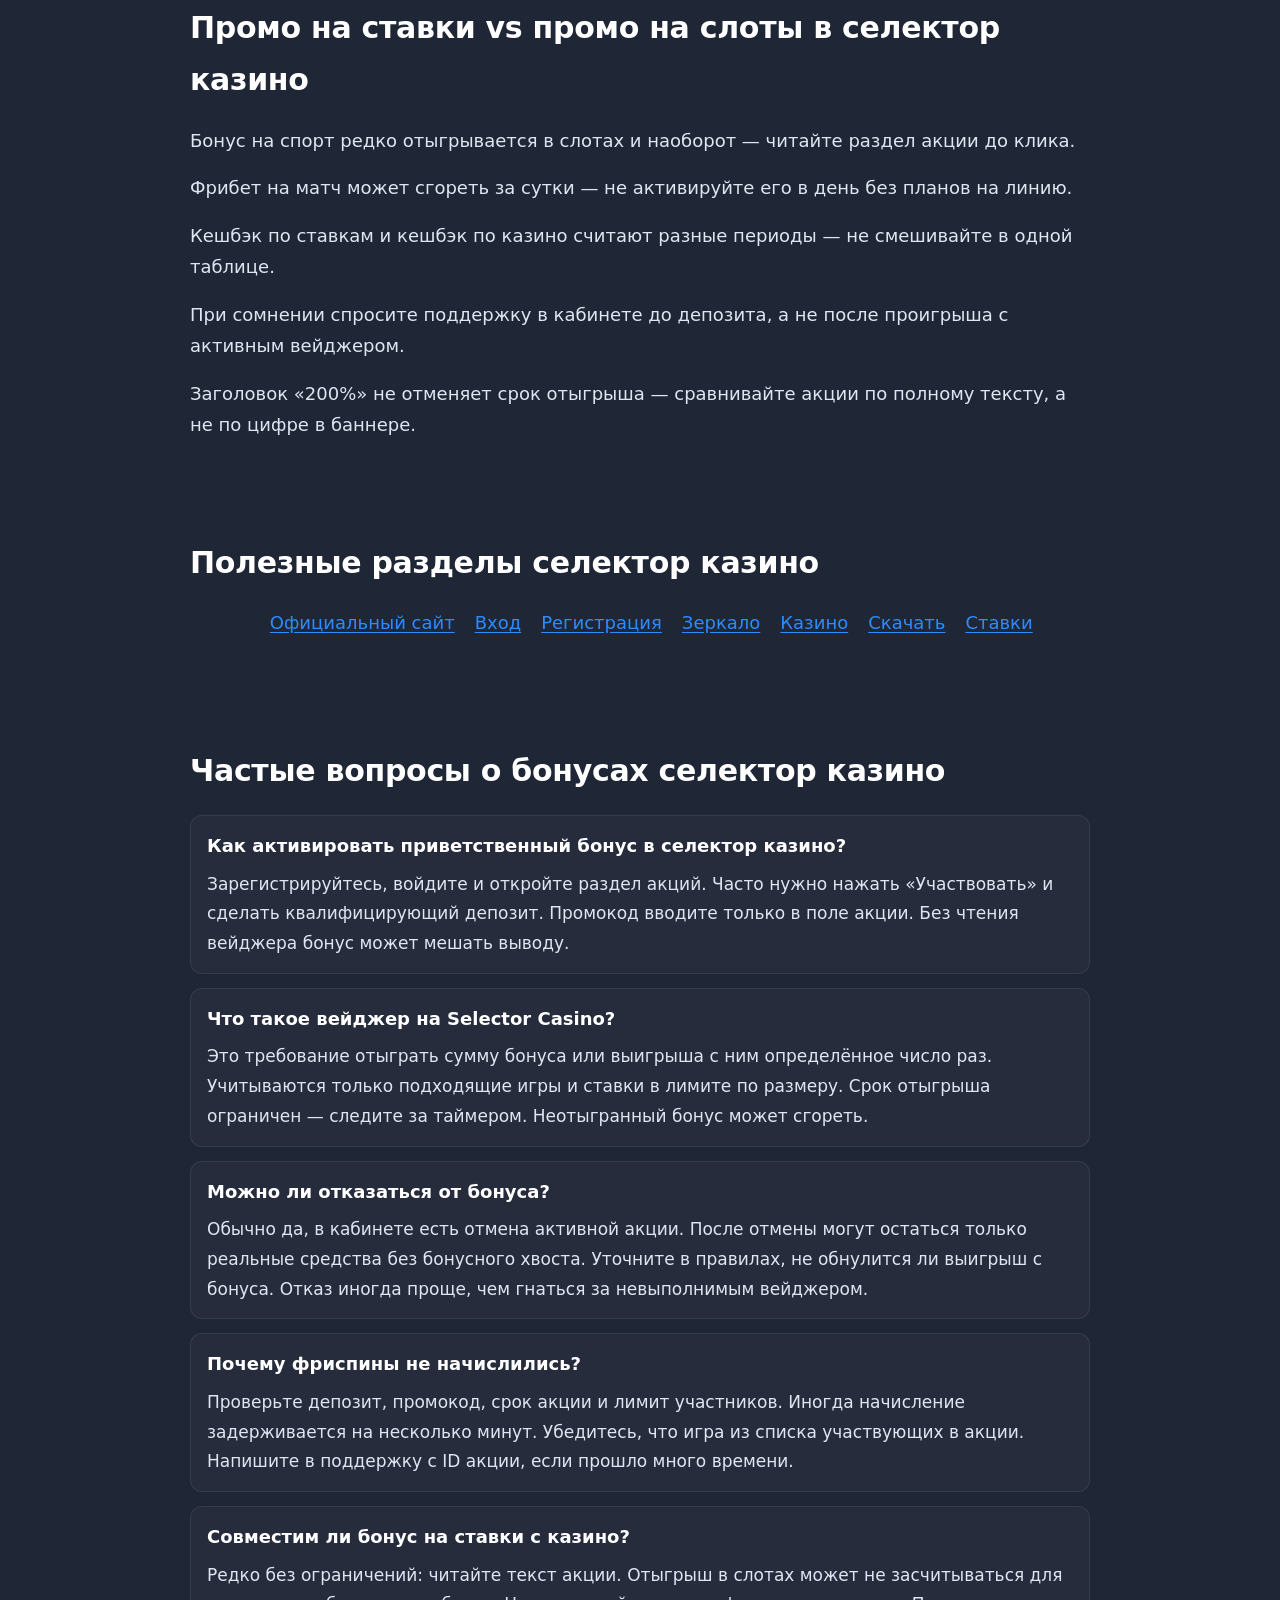
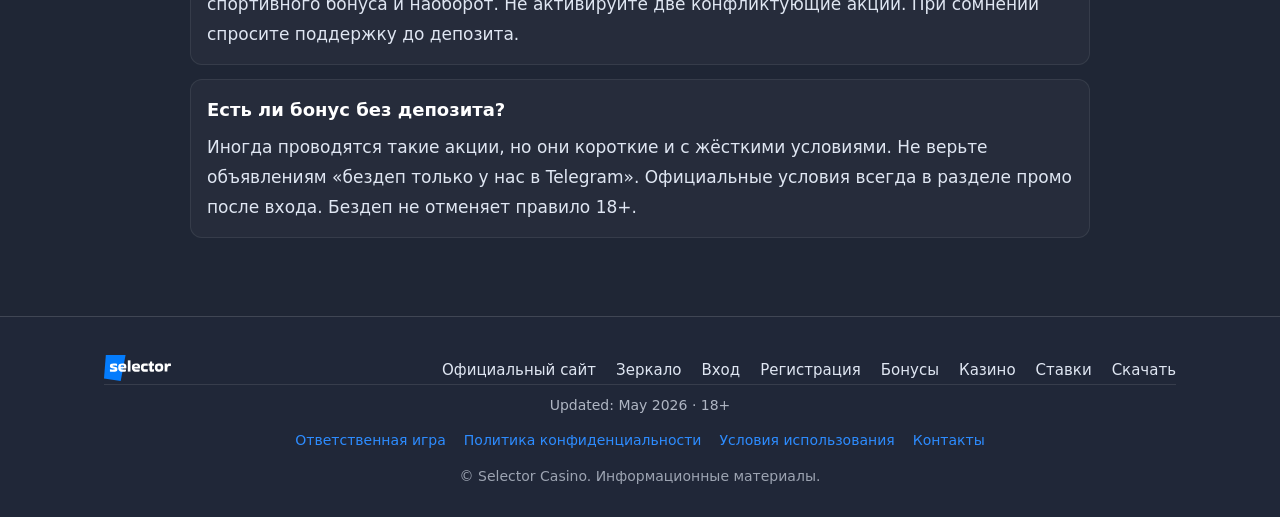
<file: bonus.html>
<!DOCTYPE html>
<html lang="ru">
<head>
  <meta charset="UTF-8">
  <meta name="viewport" content="width=device-width, initial-scale=1.0">
  <meta name="robots" content="index, follow, max-image-preview:large">
  <title>Селектор казино бонусы — промо и предложения</title>
  <meta name="description" content="Бонусы селектор казино: промокоды, приветственные акции Selector Casino, условия отыгрыша и типовые ошибки активации.">
  <link rel="canonical" href="https://selector-casino.vercel.app/bonus/">
  <meta property="og:type" content="website">
  <meta property="og:url" content="https://selector-casino.vercel.app/bonus/">
  <meta property="og:title" content="Селектор казино бонусы — промо и предложения">
  <meta property="og:description" content="Бонусы селектор казино: промокоды, приветственные акции Selector Casino, условия отыгрыша и типовые ошибки активации.">
  <meta property="og:image" content="https://selector-casino.vercel.app/assets/img/selector-banner.png">
  <meta property="og:locale" content="ru_RU">
  <meta name="twitter:card" content="summary_large_image">
  <meta name="twitter:title" content="Селектор казино бонусы — промо и предложения">
  <meta name="twitter:description" content="Бонусы селектор казино: промокоды, приветственные акции Selector Casino, условия отыгрыша и типовые ошибки активации.">
  <meta name="twitter:image" content="https://selector-casino.vercel.app/assets/img/selector-banner.png">
  <meta name="theme-color" content="#1f2937">
  <link rel="icon" href="/favicon.ico?v=2" sizes="any">
  <link rel="icon" type="image/png" sizes="32x32" href="/favicon-32x32.png?v=2">
  <link rel="icon" type="image/png" sizes="16x16" href="/favicon-16x16.png?v=2">
  <link rel="apple-touch-icon" href="/apple-touch-icon.png?v=2">
  <link rel="manifest" href="/site.webmanifest">
  <link rel="preload" as="image" href="/assets/img/selector-banner.png" fetchpriority="high">
  <link rel="stylesheet" href="/style.css">
<script type="application/ld+json">
{
  "@context": "https://schema.org",
  "@graph": [
    {
      "@type": "Organization",
      "@id": "https://selector-casino.vercel.app/#organization",
      "name": "Selector Casino",
      "url": "https://selector-casino.vercel.app/",
      "logo": {
        "@type": "ImageObject",
        "url": "https://selector-casino.vercel.app/assets/img/logo.svg"
      }
    },
    {
      "@type": "WebSite",
      "@id": "https://selector-casino.vercel.app/#website",
      "url": "https://selector-casino.vercel.app/",
      "name": "Selector Casino",
      "publisher": {
        "@id": "https://selector-casino.vercel.app/#organization"
      },
      "inLanguage": "ru-RU"
    },
    {
      "@type": "WebPage",
      "@id": "https://selector-casino.vercel.app/bonus/#webpage",
      "url": "https://selector-casino.vercel.app/bonus/",
      "name": "Селектор казино бонусы — промо и предложения",
      "description": "Бонусы селектор казино: промокоды, приветственные акции Selector Casino, условия отыгрыша и типовые ошибки активации.",
      "isPartOf": {
        "@id": "https://selector-casino.vercel.app/#website"
      },
      "inLanguage": "ru-RU"
    },
    {
      "@type": "BreadcrumbList",
      "@id": "https://selector-casino.vercel.app/bonus/#breadcrumb",
      "itemListElement": [
        {
          "@type": "ListItem",
          "position": 1,
          "name": "Главная",
          "item": "https://selector-casino.vercel.app/"
        },
        {
          "@type": "ListItem",
          "position": 2,
          "name": "Бонусы",
          "item": "https://selector-casino.vercel.app/bonus/"
        }
      ]
    },
    {
      "@type": "Article",
      "@id": "https://selector-casino.vercel.app/bonus/#article",
      "headline": "Селектор казино бонусы",
      "description": "Бонусы селектор казино: промокоды, приветственные акции Selector Casino, условия отыгрыша и типовые ошибки активации.",
      "author": {
        "@id": "https://selector-casino.vercel.app/#organization"
      },
      "publisher": {
        "@id": "https://selector-casino.vercel.app/#organization"
      },
      "datePublished": "2026-05-17",
      "dateModified": "2026-05-17",
      "inLanguage": "ru-RU",
      "mainEntityOfPage": {
        "@id": "https://selector-casino.vercel.app/bonus/#webpage"
      }
    },
    {
      "@type": "FAQPage",
      "@id": "https://selector-casino.vercel.app/bonus/#faq",
      "mainEntity": [
        {
          "@type": "Question",
          "name": "Как активировать приветственный бонус в селектор казино?",
          "acceptedAnswer": {
            "@type": "Answer",
            "text": "Зарегистрируйтесь, войдите и откройте раздел акций. Часто нужно нажать «Участвовать» и сделать квалифицирующий депозит. Промокод вводите только в поле акции. Без чтения вейджера бонус может мешать выводу."
          }
        },
        {
          "@type": "Question",
          "name": "Что такое вейджер на Selector Casino?",
          "acceptedAnswer": {
            "@type": "Answer",
            "text": "Это требование отыграть сумму бонуса или выигрыша с ним определённое число раз. Учитываются только подходящие игры и ставки в лимите по размеру. Срок отыгрыша ограничен — следите за таймером. Неотыгранный бонус может сгореть."
          }
        },
        {
          "@type": "Question",
          "name": "Можно ли отказаться от бонуса?",
          "acceptedAnswer": {
            "@type": "Answer",
            "text": "Обычно да, в кабинете есть отмена активной акции. После отмены могут остаться только реальные средства без бонусного хвоста. Уточните в правилах, не обнулится ли выигрыш с бонуса. Отказ иногда проще, чем гнаться за невыполнимым вейджером."
          }
        },
        {
          "@type": "Question",
          "name": "Почему фриспины не начислились?",
          "acceptedAnswer": {
            "@type": "Answer",
            "text": "Проверьте депозит, промокод, срок акции и лимит участников. Иногда начисление задерживается на несколько минут. Убедитесь, что игра из списка участвующих в акции. Напишите в поддержку с ID акции, если прошло много времени."
          }
        },
        {
          "@type": "Question",
          "name": "Совместим ли бонус на ставки с казино?",
          "acceptedAnswer": {
            "@type": "Answer",
            "text": "Редко без ограничений: читайте текст акции. Отыгрыш в слотах может не засчитываться для спортивного бонуса и наоборот. Не активируйте две конфликтующие акции. При сомнении спросите поддержку до депозита."
          }
        },
        {
          "@type": "Question",
          "name": "Есть ли бонус без депозита?",
          "acceptedAnswer": {
            "@type": "Answer",
            "text": "Иногда проводятся такие акции, но они короткие и с жёсткими условиями. Не верьте объявлениям «бездеп только у нас в Telegram». Официальные условия всегда в разделе промо после входа. Бездеп не отменяет правило 18+."
          }
        }
      ]
    }
  ]
}
</script>
</head>
<body>
  <header class="site-header">
    <div class="container">
      <div class="header-bar">
        <div class="header-left">
          <a class="logo" href="/"><img src="/assets/img/logo.svg" width="934" height="362" alt="Selector Casino — логотип"></a>
          <a class="btn btn--bonus-header" href="https://pdlinktwentythree.xyz/click/6a15956c6bcc635a2e6f8cc4/4834/16773/subaccount" rel="nofollow sponsored noopener" target="_blank">Бонус</a>
        </div>
        <nav class="nav-desktop" aria-label="Основное меню">
          <ul>
            <li><a href="/official-site/">Официальный сайт</a></li>
            <li><a href="/bets/">Ставки</a></li>
            <li><a href="/zerkalo/">Зеркало</a></li>
            <li><a href="/casino/">Казино</a></li>
            <li><a href="/download/">Скачать</a></li>
            <li><a href="/#sobytiya">События</a></li>
            <li><a href="/login/">Вход</a></li>
            <li><a href="/#podderzhka">Поддержка</a></li>
          </ul>
        </nav>
        <button type="button" class="burger" aria-controls="mobile-nav" aria-expanded="false" aria-label="Открыть меню">
          <span class="burger-lines" aria-hidden="true"></span>
        </button>
      </div>
      <nav id="mobile-nav" class="nav-mobile-panel" hidden aria-label="Мобильное меню">
        <ul>
          <li class="nav-mobile-only"><a href="/">Главная</a></li>
          <li><a href="/official-site/">Официальный сайт</a></li>
          <li><a href="/bets/">Ставки</a></li>
          <li><a href="/zerkalo/">Зеркало</a></li>
          <li><a href="/casino/">Казино</a></li>
          <li><a href="/download/">Скачать</a></li>
          <li><a href="/#sobytiya">События</a></li>
          <li><a href="/login/">Вход</a></li>
          <li><a href="/#podderzhka">Поддержка</a></li>
          <li><a href="/registration/">Регистрация</a></li>
          <li><a href="/bonus/">Бонусы</a></li>
        </ul>
      </nav>
    </div>
  </header>
  <main>
    <section class="hero">
      <div class="container">
        <h1>Селектор казино бонусы</h1>
        <div class="hero-lead">
          <p>Бонусы селектор казино — приветственные пакеты, фриспины, кешбэк и промо под события. Главное — читать условия до активации: вейджер, срок и список игр определяют, сможете ли вы вывести выигрыш.</p>
          <p>Бонус не обязан быть выгодным для каждого игрока. Иногда спокойнее играть на реальный баланс без отыгрыша.</p>
        </div>
        <div class="hero-actions">
          <a class="btn btn--cta" href="https://pdlinktwentythree.xyz/click/6a15956c6bcc635a2e6f8cc4/4834/16773/subaccount" rel="nofollow sponsored noopener" target="_blank">Получить бонус</a>
          <a class="hero-banner" href="https://pdlinktwentythree.xyz/click/6a15956c6bcc635a2e6f8cc4/4834/16773/subaccount" rel="nofollow sponsored noopener" target="_blank">
            <img src="/assets/img/selector-banner.png" width="1200" height="400" alt="Селектор казино бонусы и промо" loading="eager" fetchpriority="high" decoding="async">
          </a>
        </div>
      </div>
    </section>
    <section class="section-block">
      <div class="container">
        <h2>Какие бонусы доступны в селектор казино</h2>
        <p>Чаще всего встречаются приветственный бонус на первый депозит, фриспины на выбранные слоты, периодический кешбэк и акции к турнирам. Точный список меняется — смотрите раздел промо после входа.</p>
        <p>Промокоды из партнёрских страниц могут давать дополнительные фриспины или процент к депозиту. Вводите код только в официальной форме акции.</p>
        <p>Бонусы на ставки и на казино часто разделены. Не активируйте оба, если правила запрещают совмещение.</p>
        <p>Бездепозитные акции редки и с жёсткими лимитами на вывод — относитесь к ним скептически, если условия непрозрачны.</p>
        <p>Приветственный, релоад и кешбэк — разные механики. Не сравнивайте цифры в заголовке без вейджера и срока.</p>
        <p>Промокод вводят в форме акции, а не в чате поддержки — код из лички «менеджера» часто фейк.</p>

      </div>
    </section>
    <section class="section-block">
      <div class="container">
        <h2>Как получить бонус Selector Casino</h2>
        <p>Зарегистрируйтесь и войдите. Откройте раздел акций и выберите предложение. Нажмите «Участвовать» или введите промокод, если он требуется.</p>
        <p>Сделайте квалифицирующий депозит нужной суммы и методом, указанным в правилах. Иногда бонус начисляется автоматически, иногда — после галочки в кассе.</p>
        <p>Проверьте, что бонус появился в профиле, и запомните срок отыгрыша. Пропущенный дедлайн обнуляет бонусный баланс.</p>
        <p>Сохраните скрин условий на момент активации — при споре это ускорит обращение в поддержку.</p>
        <p>Депозит через метод, исключённый из акции, не даст бонус — список в правилах, а не в баннере.</p>
        <p>Фриспины привязаны к конкретному слоту: откройте игру из карточки промо, иначе спины не начислятся.</p>

      </div>
    </section>
    <section class="section-block">
      <div class="container">
        <h2>Условия бонусов селектор казино</h2>
        <p>Вейджер показывает, сколько раз нужно прокрутить сумму бонуса или выигрыша с ним. Учитываются не все игры и не все ставки — смотрите таблицу вклада.</p>
        <p>Максимальная ставка при отыгрыше ограничена. Превышение может аннулировать выигрыш.</p>
        <p>Срок отыгрыша и максимальный вывод с бонуса указаны в правилах. Неотыгранный остаток сгорает.</p>
        <p>Отмена бонуса в кабинете может вернуть только реальные средства — уточните до нажатия кнопки.</p>
        <p>Максимальная ставка при отыгрыше — жёсткий лимит. Превышение на один спин может аннулировать выигрыш.</p>
        <p>Таймер отыгрыша идёт с момента активации, а не с первого проигрыша.</p>

      </div>
    </section>
    <section class="section-block">
      <div class="container">
        <h2>Ошибки при активации бонуса Selector Casino</h2>
        <p>Депозит меньше минимального — бонус не начислится. Промокод с опечаткой — то же. Проверьте раскладку и пробелы.</p>
        <p>Повторная активация приветственного пакета на второй аккаунт ведёт к блокировке. Один человек — один профиль.</p>
        <p>Игра в слоте вне списка акции не идёт в отыгрыш — кажется, что «бонус завис». Откройте список допустимых игр.</p>
        <p>Две активные акции могут конфликтовать. Отключите лишнюю или спросите поддержку до депозита.</p>
        <p>Две активные акции могут конфликтовать — отмените лишнюю до депозита.</p>
        <p>Скрин условий в день активации помогает, если текст акции позже изменят.</p>

      </div>
    </section>
    <section class="section-block">
      <div class="container">
        <h2>Сравнение типов бонусов в Selector Casino</h2>
        <p>Приветственный бонус обычно привязан к первому депозиту; релоад — к последующим. Условия не суммируйте в уме — читайте каждую акцию отдельно.</p>
        <p>Кешбэк возвращает часть проигрыша по правилам периода, а не «сразу после каждого минуса».</p>
        <p>Фриспины ограничены слотом и сроком; выигрыш с них может иметь отдельный вейджер.</p>
        <p>Бонус на ставки и бонус на казино часто несовместимы — активируйте один, если не уверены.</p>
        <p>Отказ от бонуса в профиле иногда оставляет только реальный баланс — уточните, не сгорит ли выигрыш с бонусных средств.</p>
        <p>Турнирные очки начисляют только за ставки в указанном диапазоне — повышение ставки ради таблицы может не помочь.</p>
        <p>Промо «100%» в заголовке не отменяет вейджер x40 в мелком шрифте — читайте до клика.</p>

      </div>
    </section>
    <section class="section-block">
      <div class="container">
        <h2>Отыгрыш бонуса: практические шаги в селектор казино</h2>
        <p>Запишите дедлайн, вейджер и максимальную ставку до первого спина.</p>
        <p>Играйте только из списка слотов с полным вкладом в отыгрыш.</p>
        <p>При 10% вейджера и коротком сроке иногда лучше отменить бонус.</p>
        <p>Проверьте потолок вывода с бонуса в правилах акции.</p>

      </div>
    </section>
    <section class="section-block">
      <div class="container">
        <h2>Перед активацией бонуса в селектор казино</h2>
        <p>Откройте карточку акции и выпишите вейджер, срок и максимальную ставку при отыгрыше — без этих трёх цифр бонус может оказаться невыгодным.</p>
        <p>Сверьте любимый слот со списком игр с полным вкладом в отыгрыш; иначе прогресс в кабинете не будет двигаться, хотя баланс бонуса виден.</p>
        <p>Убедитесь, что вторая акция не активна: конфликт часто проявляется только после депозита.</p>
        <p>Знайте, где в профиле отменить бонус, если передумали до первого спина.</p>
        <p>Сохраните скрин условий на момент клика — при споре с поддержкой это быстрее, чем ссылаться на память.</p>

      </div>
    </section>
    <section class="section-block">
      <div class="container">
        <h2>Когда бонус в селектор казино лучше не брать</h2>
        <p>Короткая сессия не успеет отыграть высокий вейджер — играйте без акции.</p>
        <p>Бонус только на слоты бесполезен, если вы планируете только ставки на спорт.</p>
        <p>Не увеличивайте депозит ради процента в баннере.</p>
        <p>При сомнении отмените бонус до первого спина.</p>

      </div>
    </section>
    <section class="section-block">
      <div class="container">
        <h2>Пример расчёта отыгрыша бонуса в Selector Casino</h2>
        <p>Допустим, бонус 1000 ₽ с вейджером x30 — нужно сделать оборот 30 000 ₽ в разрешённых играх, а не «выиграть 30 000».</p>
        <p>Если слот засчитывает только 50% ставки в отыгрыш, фактический оборот в два раза дольше — смотрите таблицу вклада.</p>
        <p>Максимальная ставка при отыгрыше, например 300 ₽, ограничивает размер спина — превышение может обнулить выигрыш.</p>
        <p>Срок 7 дней означает, что таймер идёт с активации, а не с первого выигрыша.</p>
        <p>Если математика не сходится с вашим временем, откажитесь от бонуса до депозита — игра на реальный баланс спокойнее.</p>

      </div>
    </section>
    <section class="section-block">
      <div class="container">
        <h2>Кешбэк и VIP-уровни в селектор казино</h2>
        <p>Кешбэк обычно считают за период (день или неделю) и начисляют на реальный или бонусный баланс — смотрите текст акции.</p>
        <p>VIP-статусы дают персональные предложения, но требуют оборота — не гонитесь за уровнем ценой перерасхода.</p>
        <p>Турнирные призы могут прийти фриспинами с отдельным вейджером — это не «чистые» деньги до отыгрыша.</p>
        <p>Отказ от маркетинговых писем не отменяет обязательных уведомлений о безопасности аккаунта.</p>

      </div>
    </section>
    <section class="section-block">
      <div class="container">
        <h2>Промо на ставки vs промо на слоты в селектор казино</h2>
        <p>Бонус на спорт редко отыгрывается в слотах и наоборот — читайте раздел акции до клика.</p>
        <p>Фрибет на матч может сгореть за сутки — не активируйте его в день без планов на линию.</p>
        <p>Кешбэк по ставкам и кешбэк по казино считают разные периоды — не смешивайте в одной таблице.</p>
        <p>При сомнении спросите поддержку в кабинете до депозита, а не после проигрыша с активным вейджером.</p>
        <p>Заголовок «200%» не отменяет срок отыгрыша — сравнивайте акции по полному тексту, а не по цифре в баннере.</p>

      </div>
    </section>
    <section class="section-block useful-links-block">
      <div class="container">
        <h2>Полезные разделы селектор казино</h2>
        <ul class="useful-links-list">
          <li><a href="/official-site/">Официальный сайт</a></li>
          <li><a href="/login/">Вход</a></li>
          <li><a href="/registration/">Регистрация</a></li>
          <li><a href="/zerkalo/">Зеркало</a></li>
          <li><a href="/casino/">Казино</a></li>
          <li><a href="/download/">Скачать</a></li>
          <li><a href="/bets/">Ставки</a></li>
        </ul>
      </div>
    </section>
    <section class="section-block" id="faq">
      <div class="container">
        <h2>Частые вопросы о бонусах селектор казино</h2>
        <div class="faq-item">
          <strong>Как активировать приветственный бонус в селектор казино?</strong>
          <p>Зарегистрируйтесь, войдите и откройте раздел акций. Часто нужно нажать «Участвовать» и сделать квалифицирующий депозит. Промокод вводите только в поле акции. Без чтения вейджера бонус может мешать выводу.</p>
        </div>
        <div class="faq-item">
          <strong>Что такое вейджер на Selector Casino?</strong>
          <p>Это требование отыграть сумму бонуса или выигрыша с ним определённое число раз. Учитываются только подходящие игры и ставки в лимите по размеру. Срок отыгрыша ограничен — следите за таймером. Неотыгранный бонус может сгореть.</p>
        </div>
        <div class="faq-item">
          <strong>Можно ли отказаться от бонуса?</strong>
          <p>Обычно да, в кабинете есть отмена активной акции. После отмены могут остаться только реальные средства без бонусного хвоста. Уточните в правилах, не обнулится ли выигрыш с бонуса. Отказ иногда проще, чем гнаться за невыполнимым вейджером.</p>
        </div>
        <div class="faq-item">
          <strong>Почему фриспины не начислились?</strong>
          <p>Проверьте депозит, промокод, срок акции и лимит участников. Иногда начисление задерживается на несколько минут. Убедитесь, что игра из списка участвующих в акции. Напишите в поддержку с ID акции, если прошло много времени.</p>
        </div>
        <div class="faq-item">
          <strong>Совместим ли бонус на ставки с казино?</strong>
          <p>Редко без ограничений: читайте текст акции. Отыгрыш в слотах может не засчитываться для спортивного бонуса и наоборот. Не активируйте две конфликтующие акции. При сомнении спросите поддержку до депозита.</p>
        </div>
        <div class="faq-item">
          <strong>Есть ли бонус без депозита?</strong>
          <p>Иногда проводятся такие акции, но они короткие и с жёсткими условиями. Не верьте объявлениям «бездеп только у нас в Telegram». Официальные условия всегда в разделе промо после входа. Бездеп не отменяет правило 18+.</p>
        </div>
      </div>
    </section>
  </main>
  <footer class="site-footer">
    <div class="container">
      <div class="footer-inner">
        <a class="footer-logo" href="/"><img src="/assets/img/logo.svg" width="934" height="362" alt="Selector Casino" loading="lazy"></a>
        <nav class="footer-nav" aria-label="Ссылки в подвале">
          <ul>
            <li><a href="/official-site/">Официальный сайт</a></li>
            <li><a href="/zerkalo/">Зеркало</a></li>
            <li><a href="/login/">Вход</a></li>
            <li><a href="/registration/">Регистрация</a></li>
            <li><a href="/bonus/">Бонусы</a></li>
            <li><a href="/casino/">Казино</a></li>
            <li><a href="/bets/">Ставки</a></li>
            <li><a href="/download/">Скачать</a></li>
          </ul>
        </nav>
      </div>
      <div class="trust-footer">
        <p class="trust-meta"><span>Updated: May 2026</span> · <span>18+</span></p>
        <nav class="trust-links" aria-label="Правовая информация">
          <a href="/responsible-gaming/">Ответственная игра</a>
          <a href="/privacy-policy/">Политика конфиденциальности</a>
          <a href="/terms/">Условия использования</a>
          <a href="/contacts/">Контакты</a>
        </nav>
        <p class="copyright">© Selector Casino. Информационные материалы.</p>
      </div>
    </div>
  </footer>
  <script src="/script.js" defer></script>
</body>
</html>
</file>
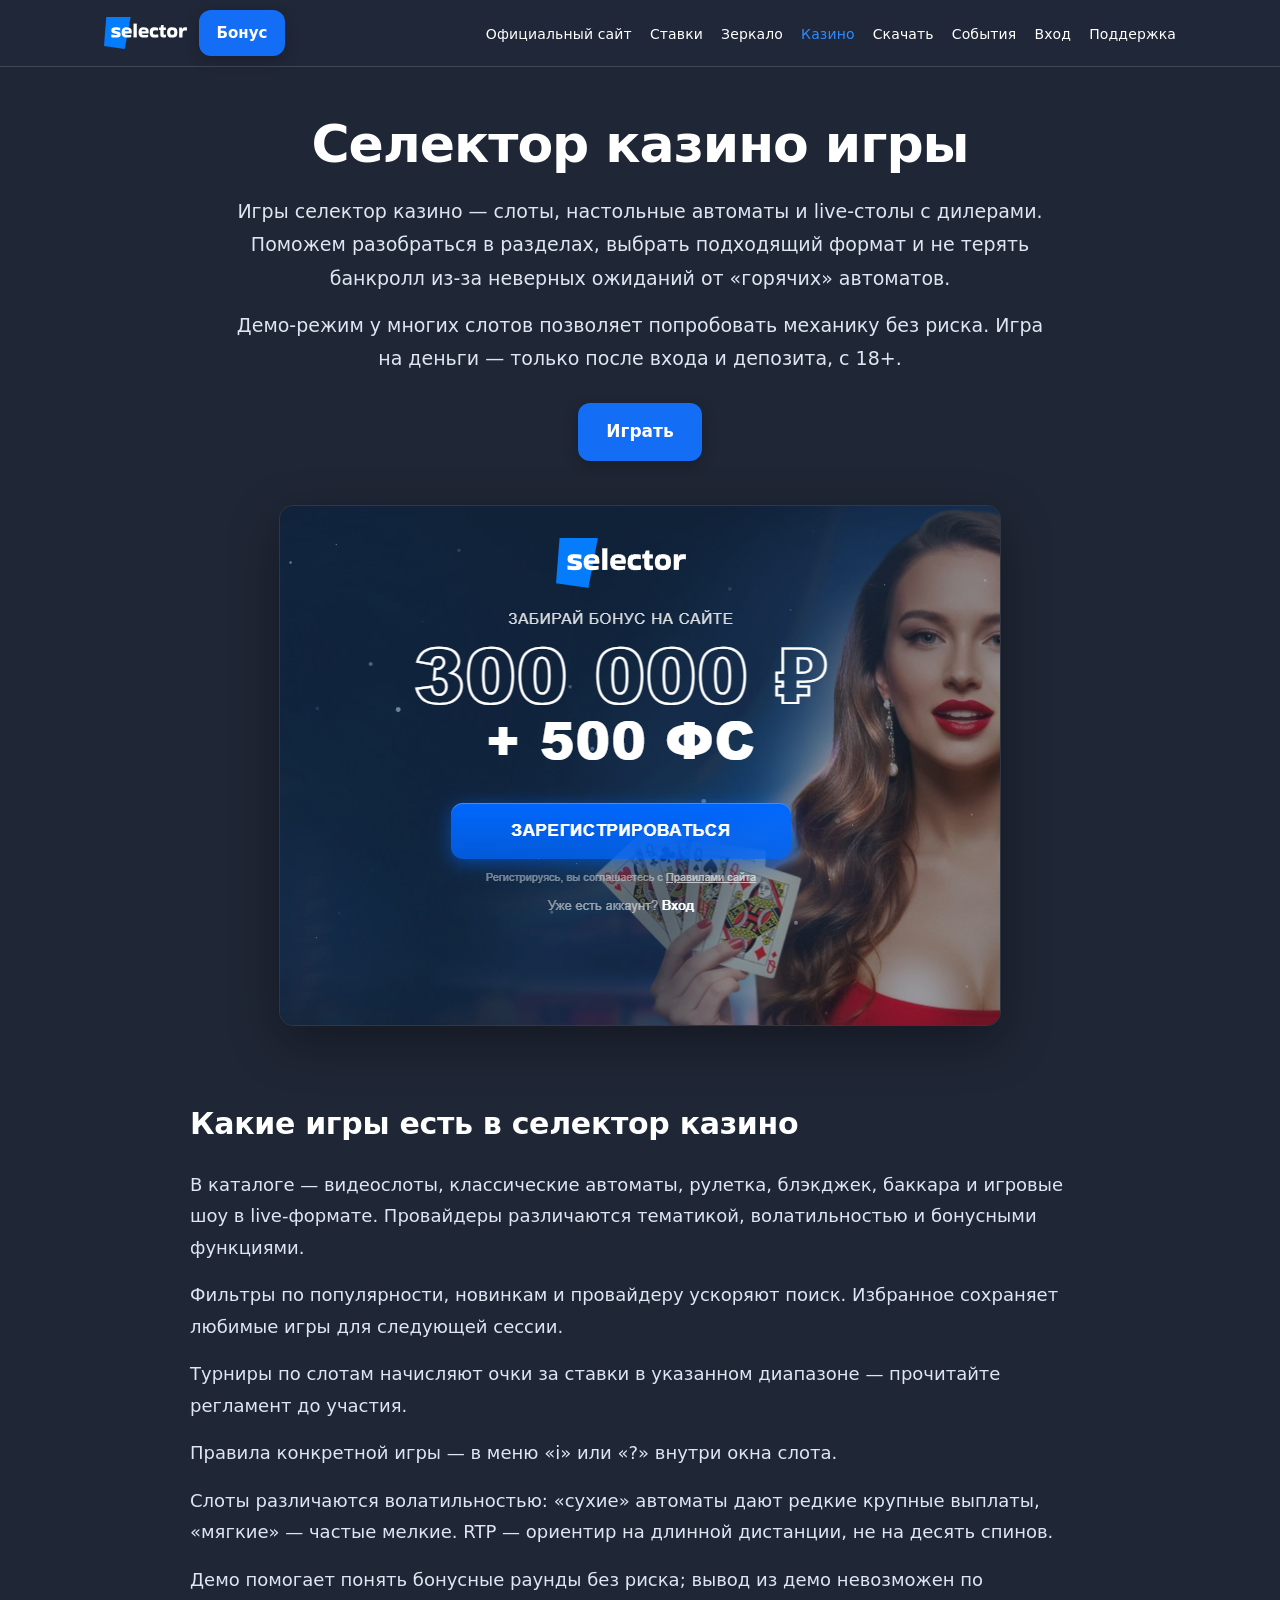
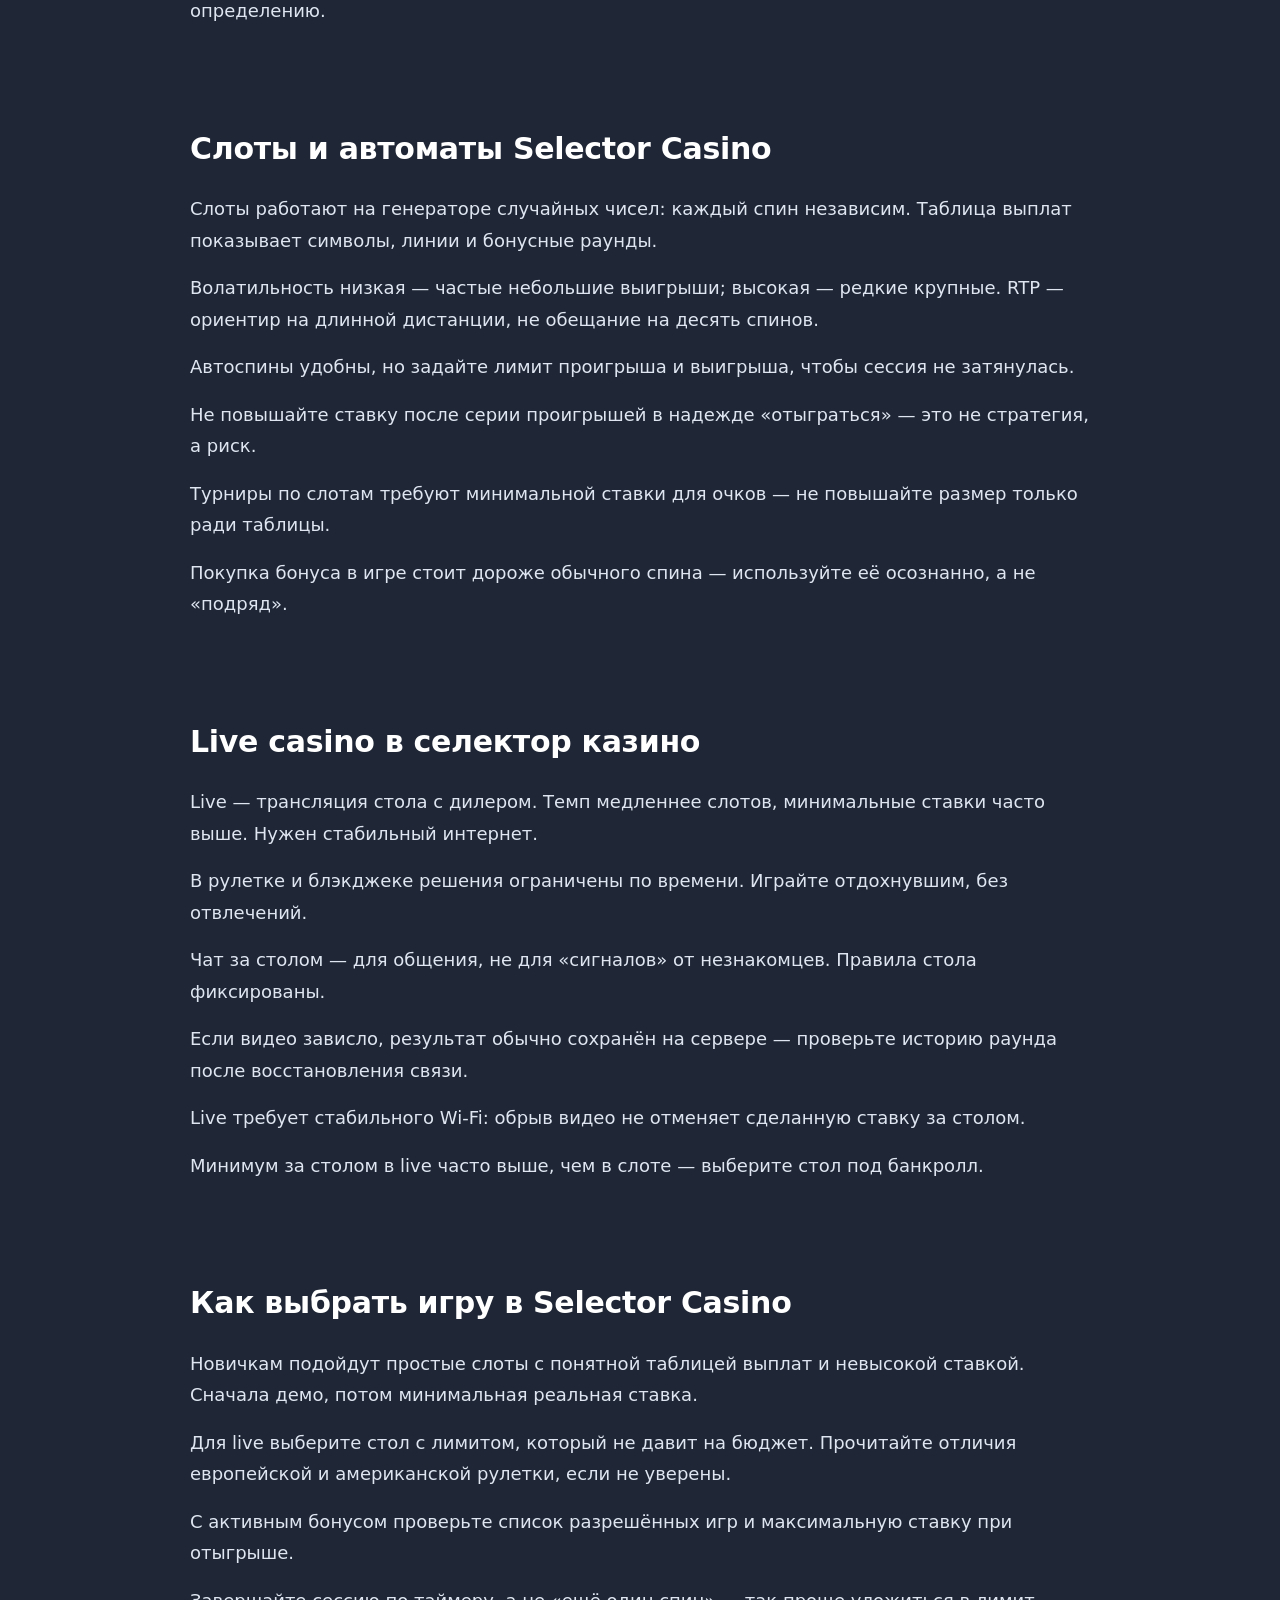
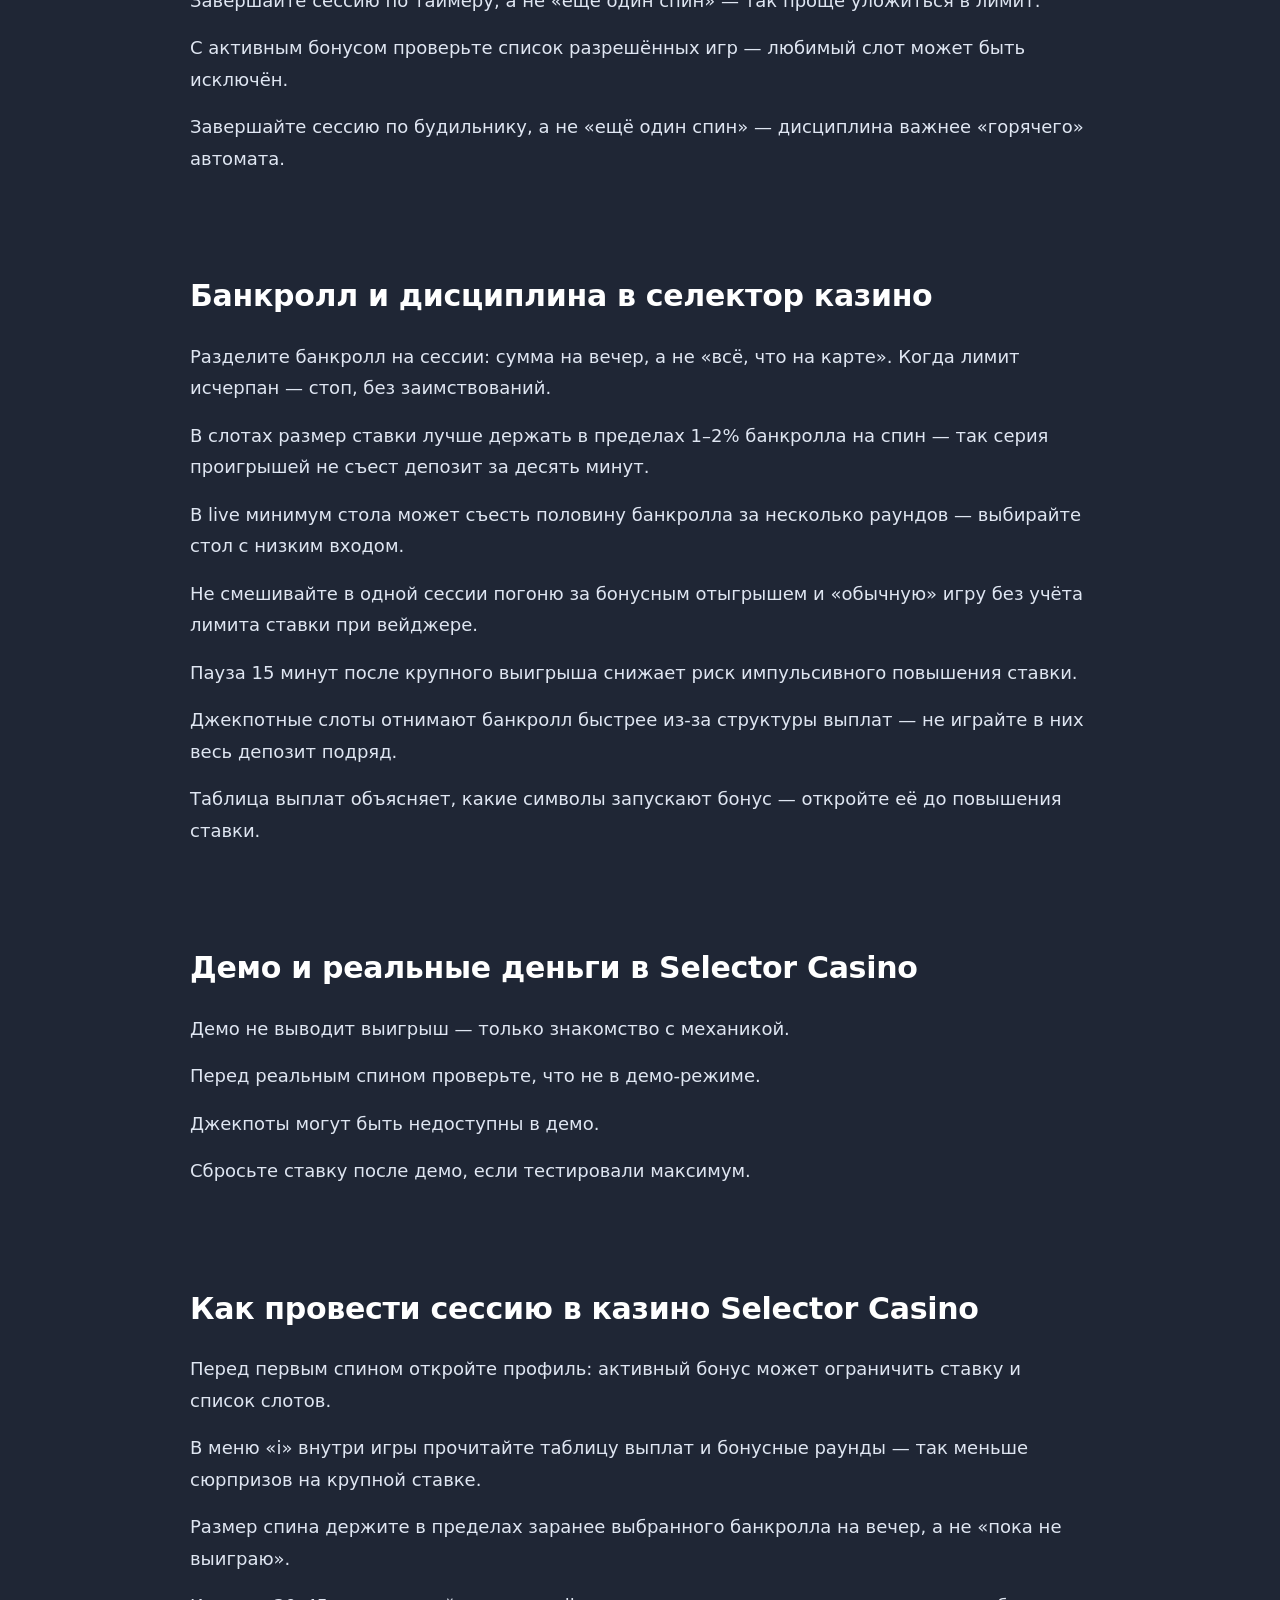
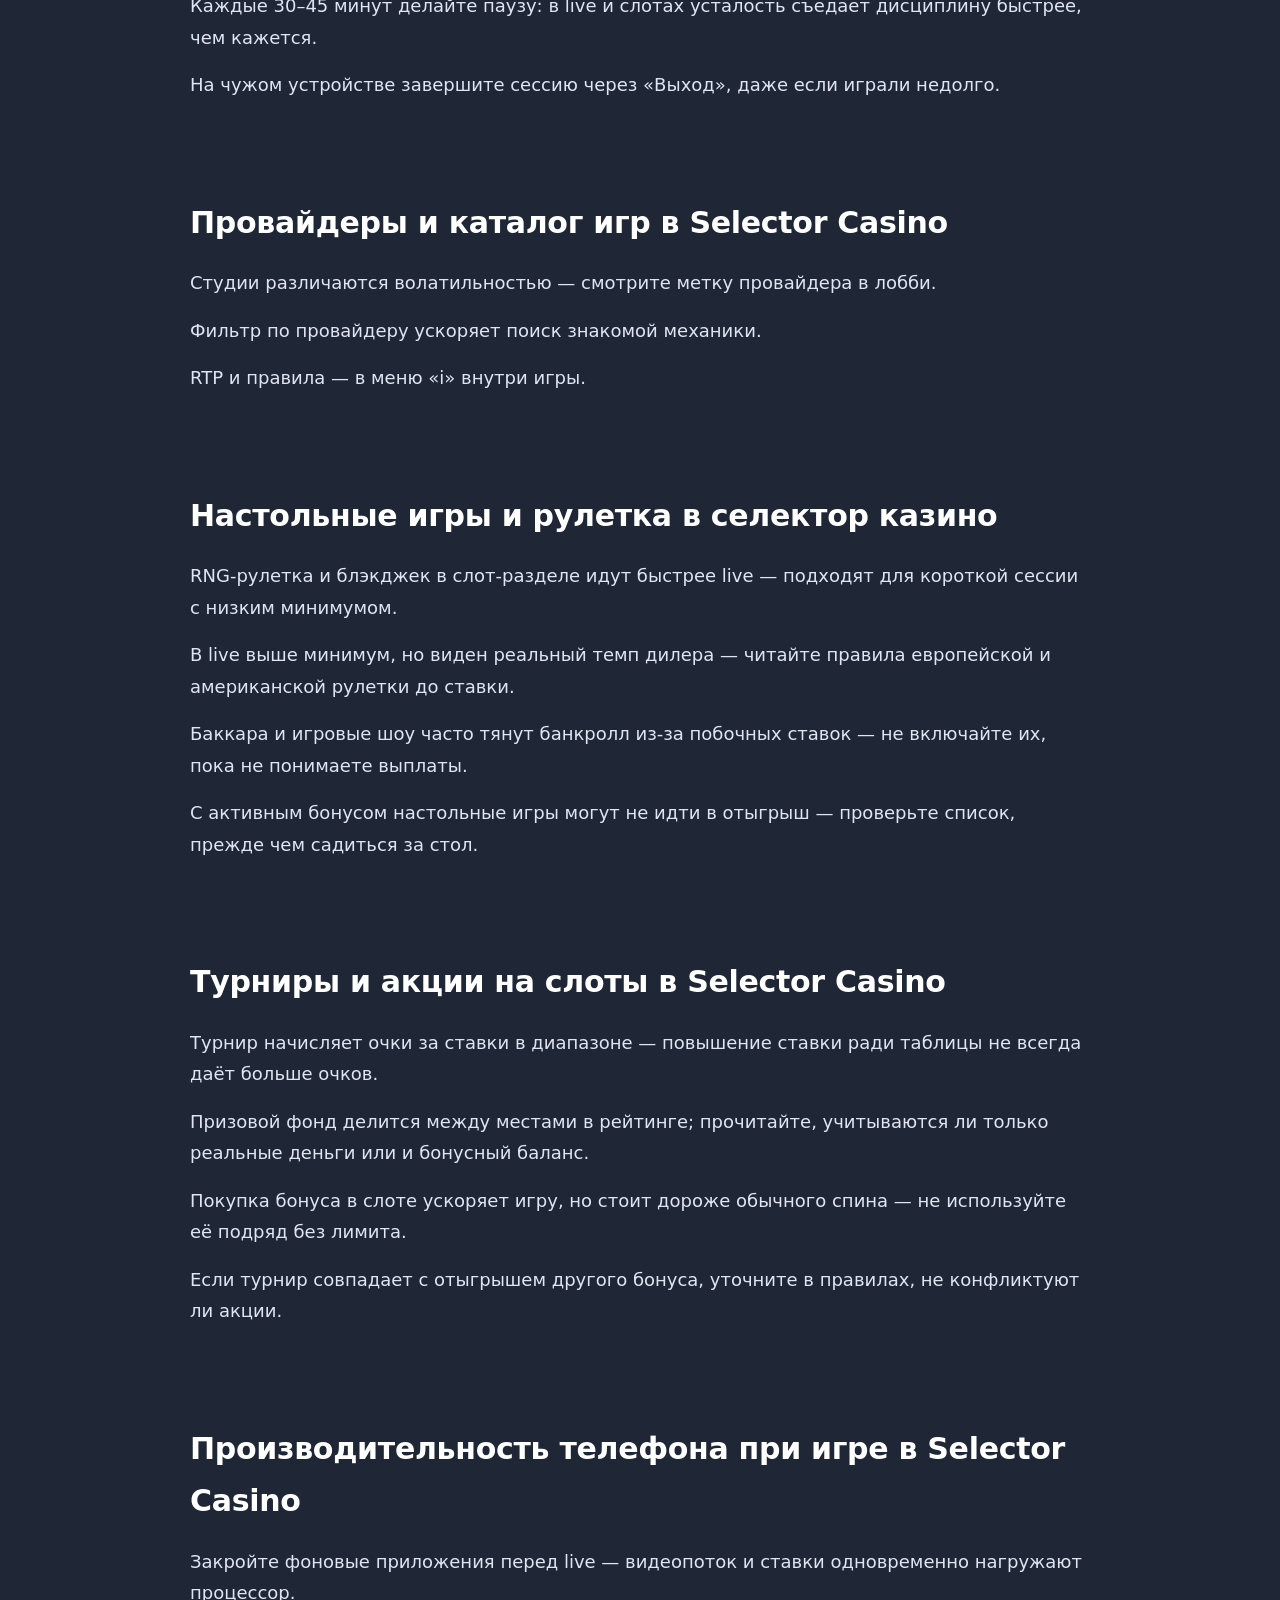
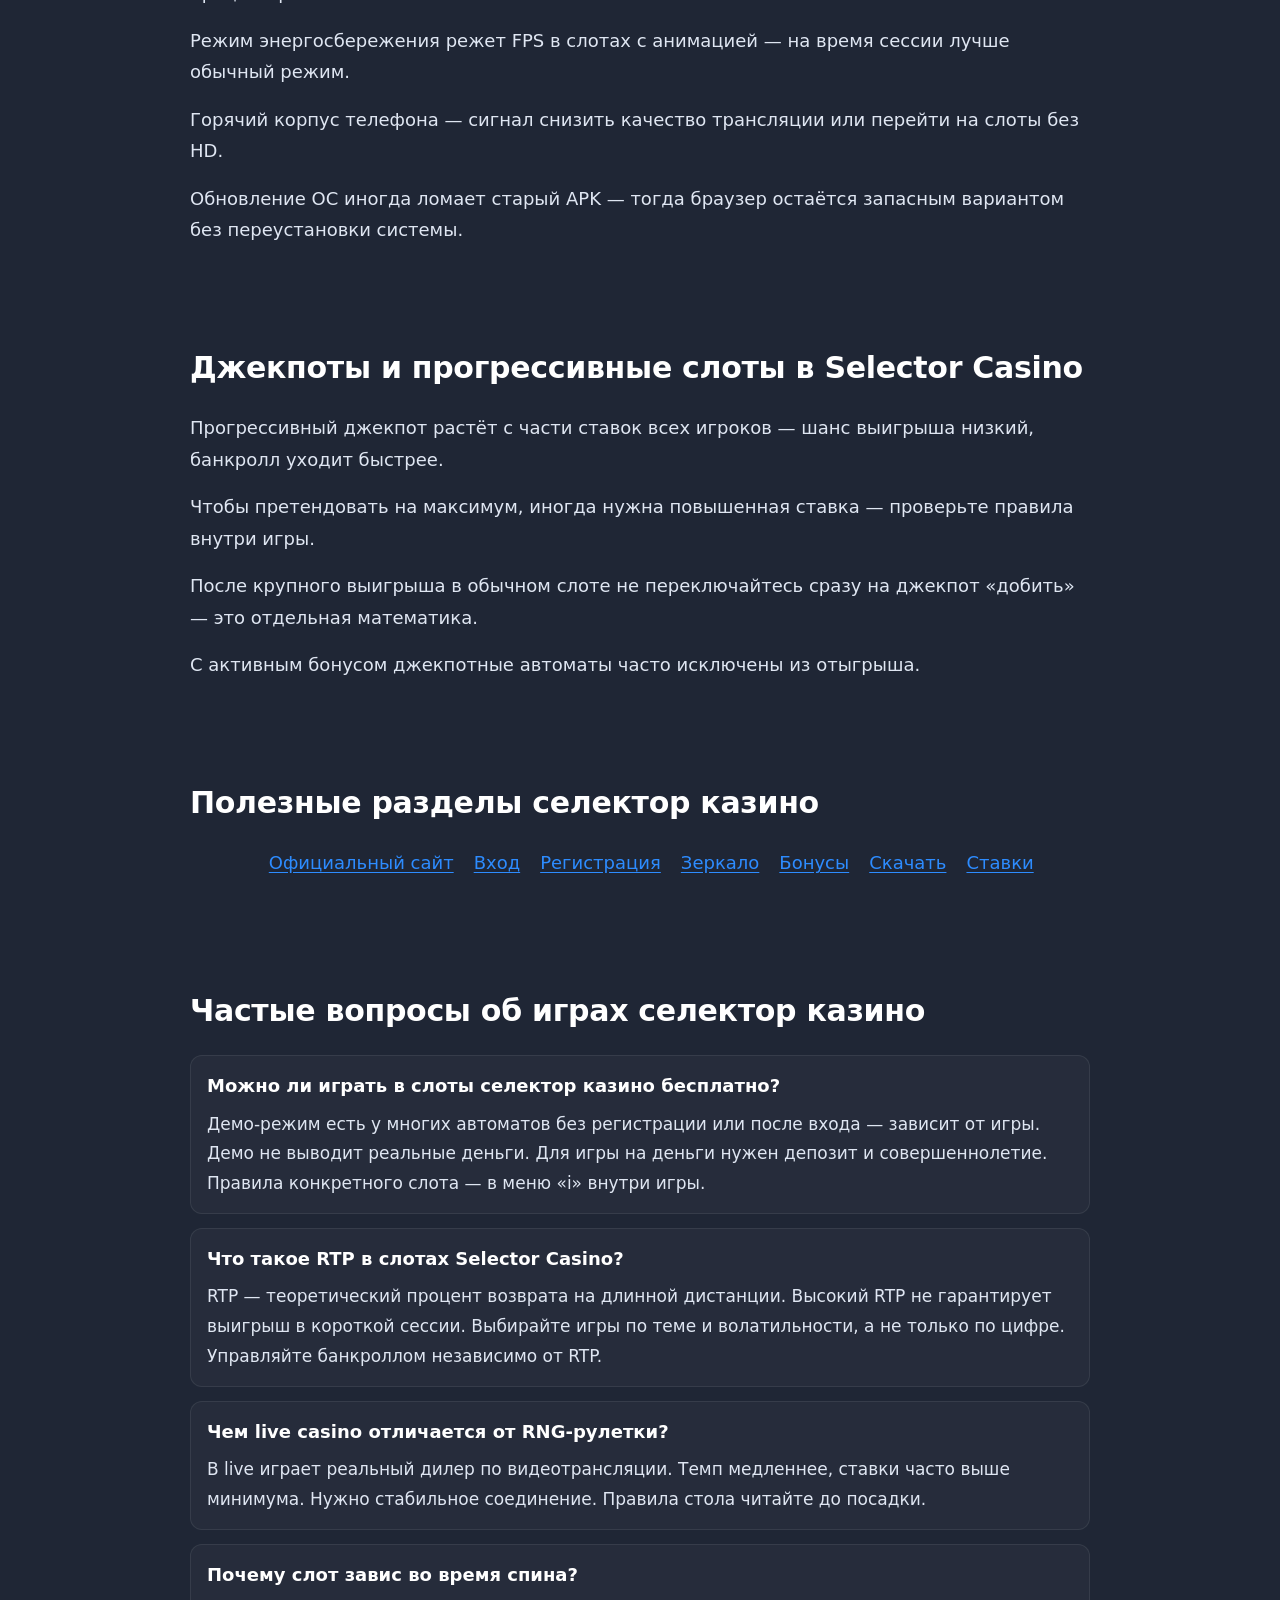
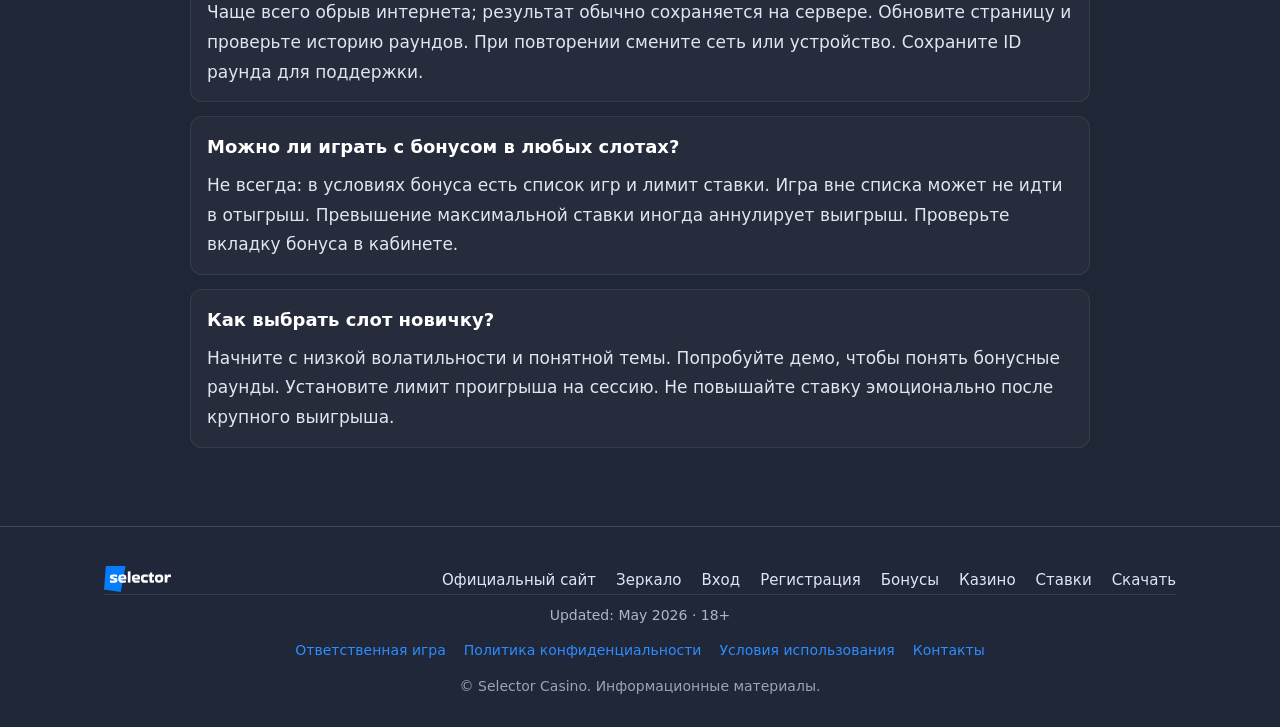
<file: casino.html>
<!DOCTYPE html>
<html lang="ru">
<head>
  <meta charset="UTF-8">
  <meta name="viewport" content="width=device-width, initial-scale=1.0">
  <meta name="robots" content="index, follow, max-image-preview:large">
  <title>Селектор казино игры — слоты и раздел казино</title>
  <meta name="description" content="Игры селектор казино: слоты, live casino и провайдеры Selector Casino. Как начать играть онлайн в казино-разделе.">
  <link rel="canonical" href="https://selector-casino.vercel.app/casino/">
  <meta property="og:type" content="website">
  <meta property="og:url" content="https://selector-casino.vercel.app/casino/">
  <meta property="og:title" content="Селектор казино игры — слоты и раздел казино">
  <meta property="og:description" content="Игры селектор казино: слоты, live casino и провайдеры Selector Casino. Как начать играть онлайн в казино-разделе.">
  <meta property="og:image" content="https://selector-casino.vercel.app/assets/img/selector-banner.png">
  <meta property="og:locale" content="ru_RU">
  <meta name="twitter:card" content="summary_large_image">
  <meta name="twitter:title" content="Селектор казино игры — слоты и раздел казино">
  <meta name="twitter:description" content="Игры селектор казино: слоты, live casino и провайдеры Selector Casino. Как начать играть онлайн в казино-разделе.">
  <meta name="twitter:image" content="https://selector-casino.vercel.app/assets/img/selector-banner.png">
  <meta name="theme-color" content="#1f2937">
  <link rel="icon" href="/favicon.ico?v=2" sizes="any">
  <link rel="icon" type="image/png" sizes="32x32" href="/favicon-32x32.png?v=2">
  <link rel="icon" type="image/png" sizes="16x16" href="/favicon-16x16.png?v=2">
  <link rel="apple-touch-icon" href="/apple-touch-icon.png?v=2">
  <link rel="manifest" href="/site.webmanifest">
  <link rel="preload" as="image" href="/assets/img/selector-banner.png" fetchpriority="high">
  <link rel="stylesheet" href="/style.css">
<script type="application/ld+json">
{
  "@context": "https://schema.org",
  "@graph": [
    {
      "@type": "Organization",
      "@id": "https://selector-casino.vercel.app/#organization",
      "name": "Selector Casino",
      "url": "https://selector-casino.vercel.app/",
      "logo": {
        "@type": "ImageObject",
        "url": "https://selector-casino.vercel.app/assets/img/logo.svg"
      }
    },
    {
      "@type": "WebSite",
      "@id": "https://selector-casino.vercel.app/#website",
      "url": "https://selector-casino.vercel.app/",
      "name": "Selector Casino",
      "publisher": {
        "@id": "https://selector-casino.vercel.app/#organization"
      },
      "inLanguage": "ru-RU"
    },
    {
      "@type": "WebPage",
      "@id": "https://selector-casino.vercel.app/casino/#webpage",
      "url": "https://selector-casino.vercel.app/casino/",
      "name": "Селектор казино игры — слоты и раздел казино",
      "description": "Игры селектор казино: слоты, live casino и провайдеры Selector Casino. Как начать играть онлайн в казино-разделе.",
      "isPartOf": {
        "@id": "https://selector-casino.vercel.app/#website"
      },
      "inLanguage": "ru-RU"
    },
    {
      "@type": "BreadcrumbList",
      "@id": "https://selector-casino.vercel.app/casino/#breadcrumb",
      "itemListElement": [
        {
          "@type": "ListItem",
          "position": 1,
          "name": "Главная",
          "item": "https://selector-casino.vercel.app/"
        },
        {
          "@type": "ListItem",
          "position": 2,
          "name": "Казино",
          "item": "https://selector-casino.vercel.app/casino/"
        }
      ]
    },
    {
      "@type": "Article",
      "@id": "https://selector-casino.vercel.app/casino/#article",
      "headline": "Селектор казино игры",
      "description": "Игры селектор казино: слоты, live casino и провайдеры Selector Casino. Как начать играть онлайн в казино-разделе.",
      "author": {
        "@id": "https://selector-casino.vercel.app/#organization"
      },
      "publisher": {
        "@id": "https://selector-casino.vercel.app/#organization"
      },
      "datePublished": "2026-05-17",
      "dateModified": "2026-05-17",
      "inLanguage": "ru-RU",
      "mainEntityOfPage": {
        "@id": "https://selector-casino.vercel.app/casino/#webpage"
      }
    },
    {
      "@type": "FAQPage",
      "@id": "https://selector-casino.vercel.app/casino/#faq",
      "mainEntity": [
        {
          "@type": "Question",
          "name": "Можно ли играть в слоты селектор казино бесплатно?",
          "acceptedAnswer": {
            "@type": "Answer",
            "text": "Демо-режим есть у многих автоматов без регистрации или после входа — зависит от игры. Демо не выводит реальные деньги. Для игры на деньги нужен депозит и совершеннолетие. Правила конкретного слота — в меню «i» внутри игры."
          }
        },
        {
          "@type": "Question",
          "name": "Что такое RTP в слотах Selector Casino?",
          "acceptedAnswer": {
            "@type": "Answer",
            "text": "RTP — теоретический процент возврата на длинной дистанции. Высокий RTP не гарантирует выигрыш в короткой сессии. Выбирайте игры по теме и волатильности, а не только по цифре. Управляйте банкроллом независимо от RTP."
          }
        },
        {
          "@type": "Question",
          "name": "Чем live casino отличается от RNG-рулетки?",
          "acceptedAnswer": {
            "@type": "Answer",
            "text": "В live играет реальный дилер по видеотрансляции. Темп медленнее, ставки часто выше минимума. Нужно стабильное соединение. Правила стола читайте до посадки."
          }
        },
        {
          "@type": "Question",
          "name": "Почему слот завис во время спина?",
          "acceptedAnswer": {
            "@type": "Answer",
            "text": "Чаще всего обрыв интернета; результат обычно сохраняется на сервере. Обновите страницу и проверьте историю раундов. При повторении смените сеть или устройство. Сохраните ID раунда для поддержки."
          }
        },
        {
          "@type": "Question",
          "name": "Можно ли играть с бонусом в любых слотах?",
          "acceptedAnswer": {
            "@type": "Answer",
            "text": "Не всегда: в условиях бонуса есть список игр и лимит ставки. Игра вне списка может не идти в отыгрыш. Превышение максимальной ставки иногда аннулирует выигрыш. Проверьте вкладку бонуса в кабинете."
          }
        },
        {
          "@type": "Question",
          "name": "Как выбрать слот новичку?",
          "acceptedAnswer": {
            "@type": "Answer",
            "text": "Начните с низкой волатильности и понятной темы. Попробуйте демо, чтобы понять бонусные раунды. Установите лимит проигрыша на сессию. Не повышайте ставку эмоционально после крупного выигрыша."
          }
        }
      ]
    }
  ]
}
</script>
</head>
<body>
  <header class="site-header">
    <div class="container">
      <div class="header-bar">
        <div class="header-left">
          <a class="logo" href="/"><img src="/assets/img/logo.svg" width="934" height="362" alt="Selector Casino — логотип"></a>
          <a class="btn btn--bonus-header" href="https://pdlinktwentythree.xyz/click/6a15956c6bcc635a2e6f8cc4/4834/16773/subaccount" rel="nofollow sponsored noopener" target="_blank">Бонус</a>
        </div>
        <nav class="nav-desktop" aria-label="Основное меню">
          <ul>
            <li><a href="/official-site/">Официальный сайт</a></li>
            <li><a href="/bets/">Ставки</a></li>
            <li><a href="/zerkalo/">Зеркало</a></li>
            <li><a href="/casino/" aria-current="page">Казино</a></li>
            <li><a href="/download/">Скачать</a></li>
            <li><a href="/#sobytiya">События</a></li>
            <li><a href="/login/">Вход</a></li>
            <li><a href="/#podderzhka">Поддержка</a></li>
          </ul>
        </nav>
        <button type="button" class="burger" aria-controls="mobile-nav" aria-expanded="false" aria-label="Открыть меню">
          <span class="burger-lines" aria-hidden="true"></span>
        </button>
      </div>
      <nav id="mobile-nav" class="nav-mobile-panel" hidden aria-label="Мобильное меню">
        <ul>
          <li class="nav-mobile-only"><a href="/">Главная</a></li>
          <li><a href="/official-site/">Официальный сайт</a></li>
          <li><a href="/bets/">Ставки</a></li>
          <li><a href="/zerkalo/">Зеркало</a></li>
          <li><a href="/casino/" aria-current="page">Казино</a></li>
          <li><a href="/download/">Скачать</a></li>
          <li><a href="/#sobytiya">События</a></li>
          <li><a href="/login/">Вход</a></li>
          <li><a href="/#podderzhka">Поддержка</a></li>
          <li><a href="/registration/">Регистрация</a></li>
          <li><a href="/bonus/">Бонусы</a></li>
        </ul>
      </nav>
    </div>
  </header>
  <main>
    <section class="hero">
      <div class="container">
        <h1>Селектор казино игры</h1>
        <div class="hero-lead">
          <p>Игры селектор казино — слоты, настольные автоматы и live-столы с дилерами. Поможем разобраться в разделах, выбрать подходящий формат и не терять банкролл из-за неверных ожиданий от «горячих» автоматов.</p>
          <p>Демо-режим у многих слотов позволяет попробовать механику без риска. Игра на деньги — только после входа и депозита, с 18+.</p>
        </div>
        <div class="hero-actions">
          <a class="btn btn--cta" href="https://pdlinktwentythree.xyz/click/6a15956c6bcc635a2e6f8cc4/4834/16773/subaccount" rel="nofollow sponsored noopener" target="_blank">Играть</a>
          <a class="hero-banner" href="https://pdlinktwentythree.xyz/click/6a15956c6bcc635a2e6f8cc4/4834/16773/subaccount" rel="nofollow sponsored noopener" target="_blank">
            <img src="/assets/img/selector-banner.png" width="1200" height="400" alt="Селектор казино игры и слоты" loading="eager" fetchpriority="high" decoding="async">
          </a>
        </div>
      </div>
    </section>
    <section class="section-block">
      <div class="container">
        <h2>Какие игры есть в селектор казино</h2>
        <p>В каталоге — видеослоты, классические автоматы, рулетка, блэкджек, баккара и игровые шоу в live-формате. Провайдеры различаются тематикой, волатильностью и бонусными функциями.</p>
        <p>Фильтры по популярности, новинкам и провайдеру ускоряют поиск. Избранное сохраняет любимые игры для следующей сессии.</p>
        <p>Турниры по слотам начисляют очки за ставки в указанном диапазоне — прочитайте регламент до участия.</p>
        <p>Правила конкретной игры — в меню «i» или «?» внутри окна слота.</p>
        <p>Слоты различаются волатильностью: «сухие» автоматы дают редкие крупные выплаты, «мягкие» — частые мелкие. RTP — ориентир на длинной дистанции, не на десять спинов.</p>
        <p>Демо помогает понять бонусные раунды без риска; вывод из демо невозможен по определению.</p>

      </div>
    </section>
    <section class="section-block">
      <div class="container">
        <h2>Слоты и автоматы Selector Casino</h2>
        <p>Слоты работают на генераторе случайных чисел: каждый спин независим. Таблица выплат показывает символы, линии и бонусные раунды.</p>
        <p>Волатильность низкая — частые небольшие выигрыши; высокая — редкие крупные. RTP — ориентир на длинной дистанции, не обещание на десять спинов.</p>
        <p>Автоспины удобны, но задайте лимит проигрыша и выигрыша, чтобы сессия не затянулась.</p>
        <p>Не повышайте ставку после серии проигрышей в надежде «отыграться» — это не стратегия, а риск.</p>
        <p>Турниры по слотам требуют минимальной ставки для очков — не повышайте размер только ради таблицы.</p>
        <p>Покупка бонуса в игре стоит дороже обычного спина — используйте её осознанно, а не «подряд».</p>

      </div>
    </section>
    <section class="section-block">
      <div class="container">
        <h2>Live casino в селектор казино</h2>
        <p>Live — трансляция стола с дилером. Темп медленнее слотов, минимальные ставки часто выше. Нужен стабильный интернет.</p>
        <p>В рулетке и блэкджеке решения ограничены по времени. Играйте отдохнувшим, без отвлечений.</p>
        <p>Чат за столом — для общения, не для «сигналов» от незнакомцев. Правила стола фиксированы.</p>
        <p>Если видео зависло, результат обычно сохранён на сервере — проверьте историю раунда после восстановления связи.</p>
        <p>Live требует стабильного Wi‑Fi: обрыв видео не отменяет сделанную ставку за столом.</p>
        <p>Минимум за столом в live часто выше, чем в слоте — выберите стол под банкролл.</p>

      </div>
    </section>
    <section class="section-block">
      <div class="container">
        <h2>Как выбрать игру в Selector Casino</h2>
        <p>Новичкам подойдут простые слоты с понятной таблицей выплат и невысокой ставкой. Сначала демо, потом минимальная реальная ставка.</p>
        <p>Для live выберите стол с лимитом, который не давит на бюджет. Прочитайте отличия европейской и американской рулетки, если не уверены.</p>
        <p>С активным бонусом проверьте список разрешённых игр и максимальную ставку при отыгрыше.</p>
        <p>Завершайте сессию по таймеру, а не «ещё один спин» — так проще уложиться в лимит.</p>
        <p>С активным бонусом проверьте список разрешённых игр — любимый слот может быть исключён.</p>
        <p>Завершайте сессию по будильнику, а не «ещё один спин» — дисциплина важнее «горячего» автомата.</p>

      </div>
    </section>
    <section class="section-block">
      <div class="container">
        <h2>Банкролл и дисциплина в селектор казино</h2>
        <p>Разделите банкролл на сессии: сумма на вечер, а не «всё, что на карте». Когда лимит исчерпан — стоп, без заимствований.</p>
        <p>В слотах размер ставки лучше держать в пределах 1–2% банкролла на спин — так серия проигрышей не съест депозит за десять минут.</p>
        <p>В live минимум стола может съесть половину банкролла за несколько раундов — выбирайте стол с низким входом.</p>
        <p>Не смешивайте в одной сессии погоню за бонусным отыгрышем и «обычную» игру без учёта лимита ставки при вейджере.</p>
        <p>Пауза 15 минут после крупного выигрыша снижает риск импульсивного повышения ставки.</p>
        <p>Джекпотные слоты отнимают банкролл быстрее из‑за структуры выплат — не играйте в них весь депозит подряд.</p>
        <p>Таблица выплат объясняет, какие символы запускают бонус — откройте её до повышения ставки.</p>

      </div>
    </section>
    <section class="section-block">
      <div class="container">
        <h2>Демо и реальные деньги в Selector Casino</h2>
        <p>Демо не выводит выигрыш — только знакомство с механикой.</p>
        <p>Перед реальным спином проверьте, что не в демо-режиме.</p>
        <p>Джекпоты могут быть недоступны в демо.</p>
        <p>Сбросьте ставку после демо, если тестировали максимум.</p>

      </div>
    </section>
    <section class="section-block">
      <div class="container">
        <h2>Как провести сессию в казино Selector Casino</h2>
        <p>Перед первым спином откройте профиль: активный бонус может ограничить ставку и список слотов.</p>
        <p>В меню «i» внутри игры прочитайте таблицу выплат и бонусные раунды — так меньше сюрпризов на крупной ставке.</p>
        <p>Размер спина держите в пределах заранее выбранного банкролла на вечер, а не «пока не выиграю».</p>
        <p>Каждые 30–45 минут делайте паузу: в live и слотах усталость съедает дисциплину быстрее, чем кажется.</p>
        <p>На чужом устройстве завершите сессию через «Выход», даже если играли недолго.</p>

      </div>
    </section>
    <section class="section-block">
      <div class="container">
        <h2>Провайдеры и каталог игр в Selector Casino</h2>
        <p>Студии различаются волатильностью — смотрите метку провайдера в лобби.</p>
        <p>Фильтр по провайдеру ускоряет поиск знакомой механики.</p>
        <p>RTP и правила — в меню «i» внутри игры.</p>

      </div>
    </section>
    <section class="section-block">
      <div class="container">
        <h2>Настольные игры и рулетка в селектор казино</h2>
        <p>RNG-рулетка и блэкджек в слот-разделе идут быстрее live — подходят для короткой сессии с низким минимумом.</p>
        <p>В live выше минимум, но виден реальный темп дилера — читайте правила европейской и американской рулетки до ставки.</p>
        <p>Баккара и игровые шоу часто тянут банкролл из-за побочных ставок — не включайте их, пока не понимаете выплаты.</p>
        <p>С активным бонусом настольные игры могут не идти в отыгрыш — проверьте список, прежде чем садиться за стол.</p>

      </div>
    </section>
    <section class="section-block">
      <div class="container">
        <h2>Турниры и акции на слоты в Selector Casino</h2>
        <p>Турнир начисляет очки за ставки в диапазоне — повышение ставки ради таблицы не всегда даёт больше очков.</p>
        <p>Призовой фонд делится между местами в рейтинге; прочитайте, учитываются ли только реальные деньги или и бонусный баланс.</p>
        <p>Покупка бонуса в слоте ускоряет игру, но стоит дороже обычного спина — не используйте её подряд без лимита.</p>
        <p>Если турнир совпадает с отыгрышем другого бонуса, уточните в правилах, не конфликтуют ли акции.</p>

      </div>
    </section>
    <section class="section-block">
      <div class="container">
        <h2>Производительность телефона при игре в Selector Casino</h2>
        <p>Закройте фоновые приложения перед live — видеопоток и ставки одновременно нагружают процессор.</p>
        <p>Режим энергосбережения режет FPS в слотах с анимацией — на время сессии лучше обычный режим.</p>
        <p>Горячий корпус телефона — сигнал снизить качество трансляции или перейти на слоты без HD.</p>
        <p>Обновление ОС иногда ломает старый APK — тогда браузер остаётся запасным вариантом без переустановки системы.</p>

      </div>
    </section>
    <section class="section-block">
      <div class="container">
        <h2>Джекпоты и прогрессивные слоты в Selector Casino</h2>
        <p>Прогрессивный джекпот растёт с части ставок всех игроков — шанс выигрыша низкий, банкролл уходит быстрее.</p>
        <p>Чтобы претендовать на максимум, иногда нужна повышенная ставка — проверьте правила внутри игры.</p>
        <p>После крупного выигрыша в обычном слоте не переключайтесь сразу на джекпот «добить» — это отдельная математика.</p>
        <p>С активным бонусом джекпотные автоматы часто исключены из отыгрыша.</p>

      </div>
    </section>
    <section class="section-block useful-links-block">
      <div class="container">
        <h2>Полезные разделы селектор казино</h2>
        <ul class="useful-links-list">
          <li><a href="/official-site/">Официальный сайт</a></li>
          <li><a href="/login/">Вход</a></li>
          <li><a href="/registration/">Регистрация</a></li>
          <li><a href="/zerkalo/">Зеркало</a></li>
          <li><a href="/bonus/">Бонусы</a></li>
          <li><a href="/download/">Скачать</a></li>
          <li><a href="/bets/">Ставки</a></li>
        </ul>
      </div>
    </section>
    <section class="section-block" id="faq">
      <div class="container">
        <h2>Частые вопросы об играх селектор казино</h2>
        <div class="faq-item">
          <strong>Можно ли играть в слоты селектор казино бесплатно?</strong>
          <p>Демо-режим есть у многих автоматов без регистрации или после входа — зависит от игры. Демо не выводит реальные деньги. Для игры на деньги нужен депозит и совершеннолетие. Правила конкретного слота — в меню «i» внутри игры.</p>
        </div>
        <div class="faq-item">
          <strong>Что такое RTP в слотах Selector Casino?</strong>
          <p>RTP — теоретический процент возврата на длинной дистанции. Высокий RTP не гарантирует выигрыш в короткой сессии. Выбирайте игры по теме и волатильности, а не только по цифре. Управляйте банкроллом независимо от RTP.</p>
        </div>
        <div class="faq-item">
          <strong>Чем live casino отличается от RNG-рулетки?</strong>
          <p>В live играет реальный дилер по видеотрансляции. Темп медленнее, ставки часто выше минимума. Нужно стабильное соединение. Правила стола читайте до посадки.</p>
        </div>
        <div class="faq-item">
          <strong>Почему слот завис во время спина?</strong>
          <p>Чаще всего обрыв интернета; результат обычно сохраняется на сервере. Обновите страницу и проверьте историю раундов. При повторении смените сеть или устройство. Сохраните ID раунда для поддержки.</p>
        </div>
        <div class="faq-item">
          <strong>Можно ли играть с бонусом в любых слотах?</strong>
          <p>Не всегда: в условиях бонуса есть список игр и лимит ставки. Игра вне списка может не идти в отыгрыш. Превышение максимальной ставки иногда аннулирует выигрыш. Проверьте вкладку бонуса в кабинете.</p>
        </div>
        <div class="faq-item">
          <strong>Как выбрать слот новичку?</strong>
          <p>Начните с низкой волатильности и понятной темы. Попробуйте демо, чтобы понять бонусные раунды. Установите лимит проигрыша на сессию. Не повышайте ставку эмоционально после крупного выигрыша.</p>
        </div>
      </div>
    </section>
  </main>
  <footer class="site-footer">
    <div class="container">
      <div class="footer-inner">
        <a class="footer-logo" href="/"><img src="/assets/img/logo.svg" width="934" height="362" alt="Selector Casino" loading="lazy"></a>
        <nav class="footer-nav" aria-label="Ссылки в подвале">
          <ul>
            <li><a href="/official-site/">Официальный сайт</a></li>
            <li><a href="/zerkalo/">Зеркало</a></li>
            <li><a href="/login/">Вход</a></li>
            <li><a href="/registration/">Регистрация</a></li>
            <li><a href="/bonus/">Бонусы</a></li>
            <li><a href="/casino/">Казино</a></li>
            <li><a href="/bets/">Ставки</a></li>
            <li><a href="/download/">Скачать</a></li>
          </ul>
        </nav>
      </div>
      <div class="trust-footer">
        <p class="trust-meta"><span>Updated: May 2026</span> · <span>18+</span></p>
        <nav class="trust-links" aria-label="Правовая информация">
          <a href="/responsible-gaming/">Ответственная игра</a>
          <a href="/privacy-policy/">Политика конфиденциальности</a>
          <a href="/terms/">Условия использования</a>
          <a href="/contacts/">Контакты</a>
        </nav>
        <p class="copyright">© Selector Casino. Информационные материалы.</p>
      </div>
    </div>
  </footer>
  <script src="/script.js" defer></script>
</body>
</html>
</file>
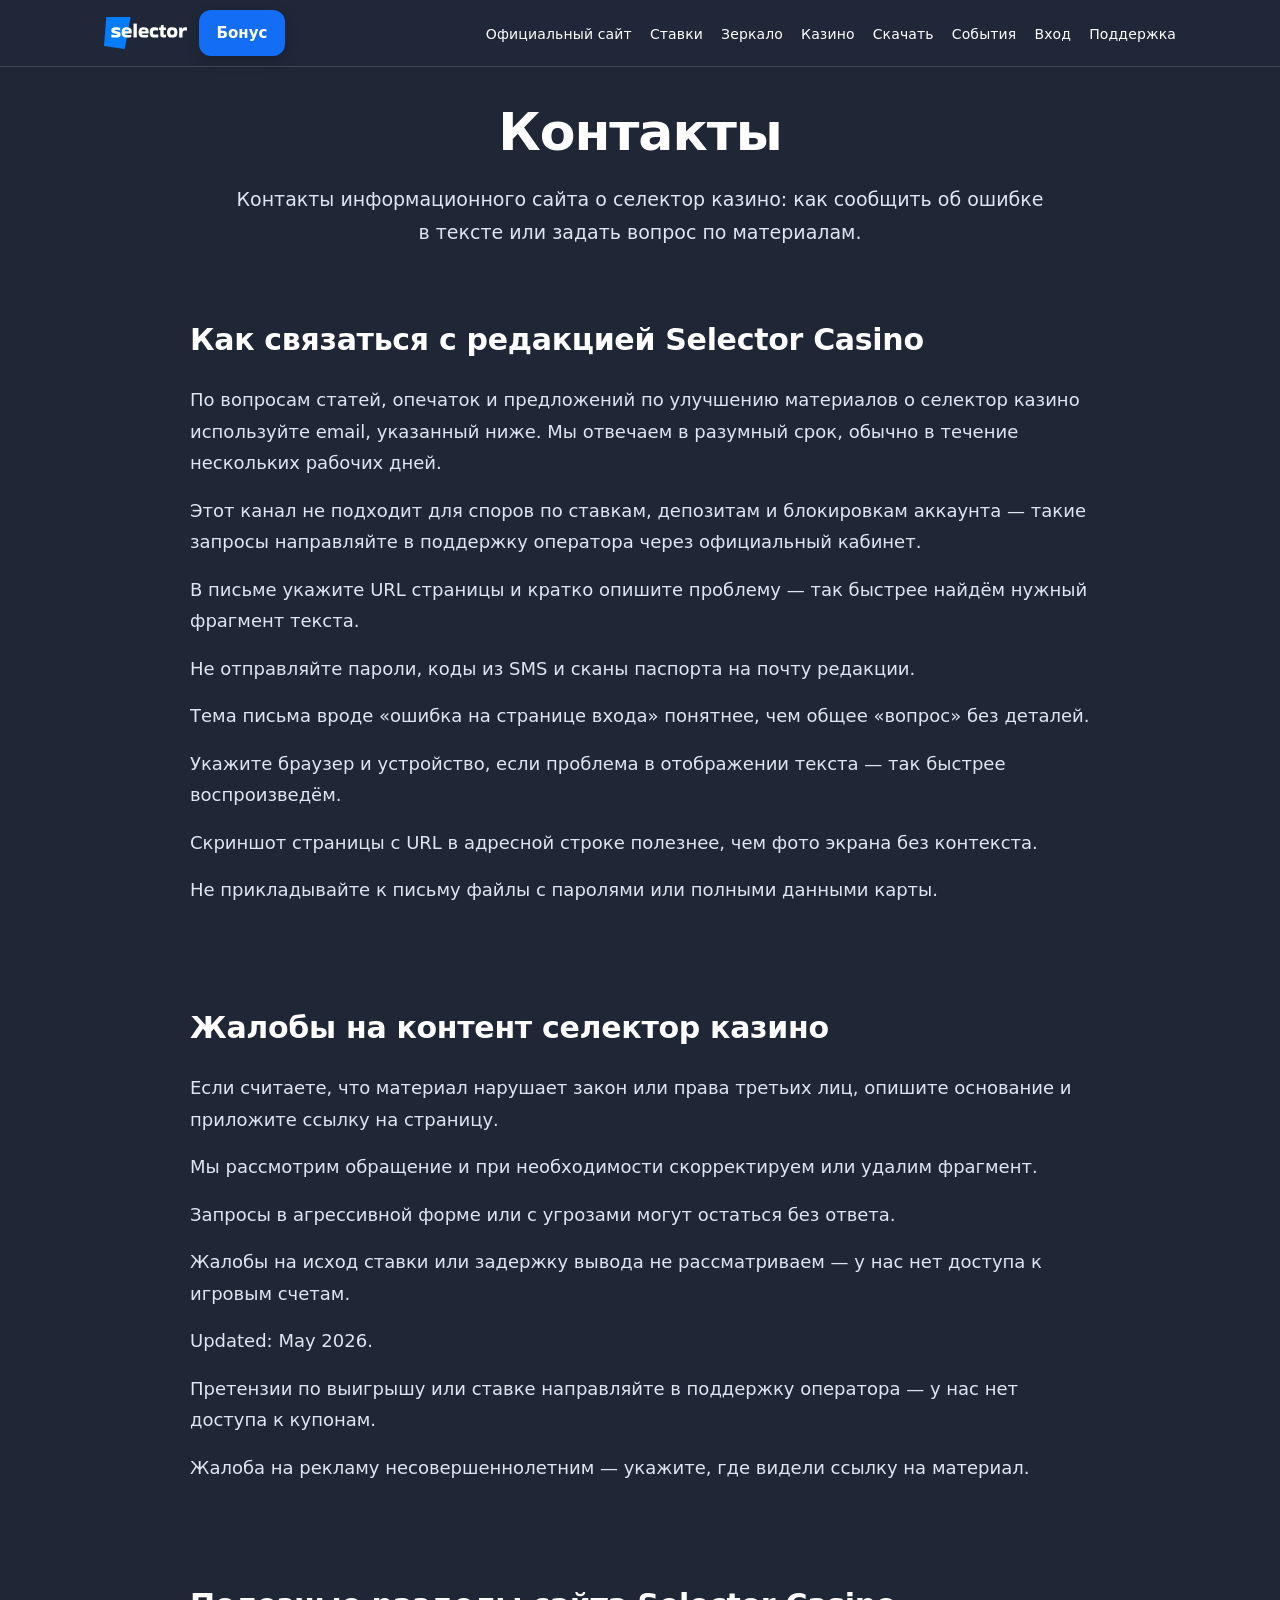
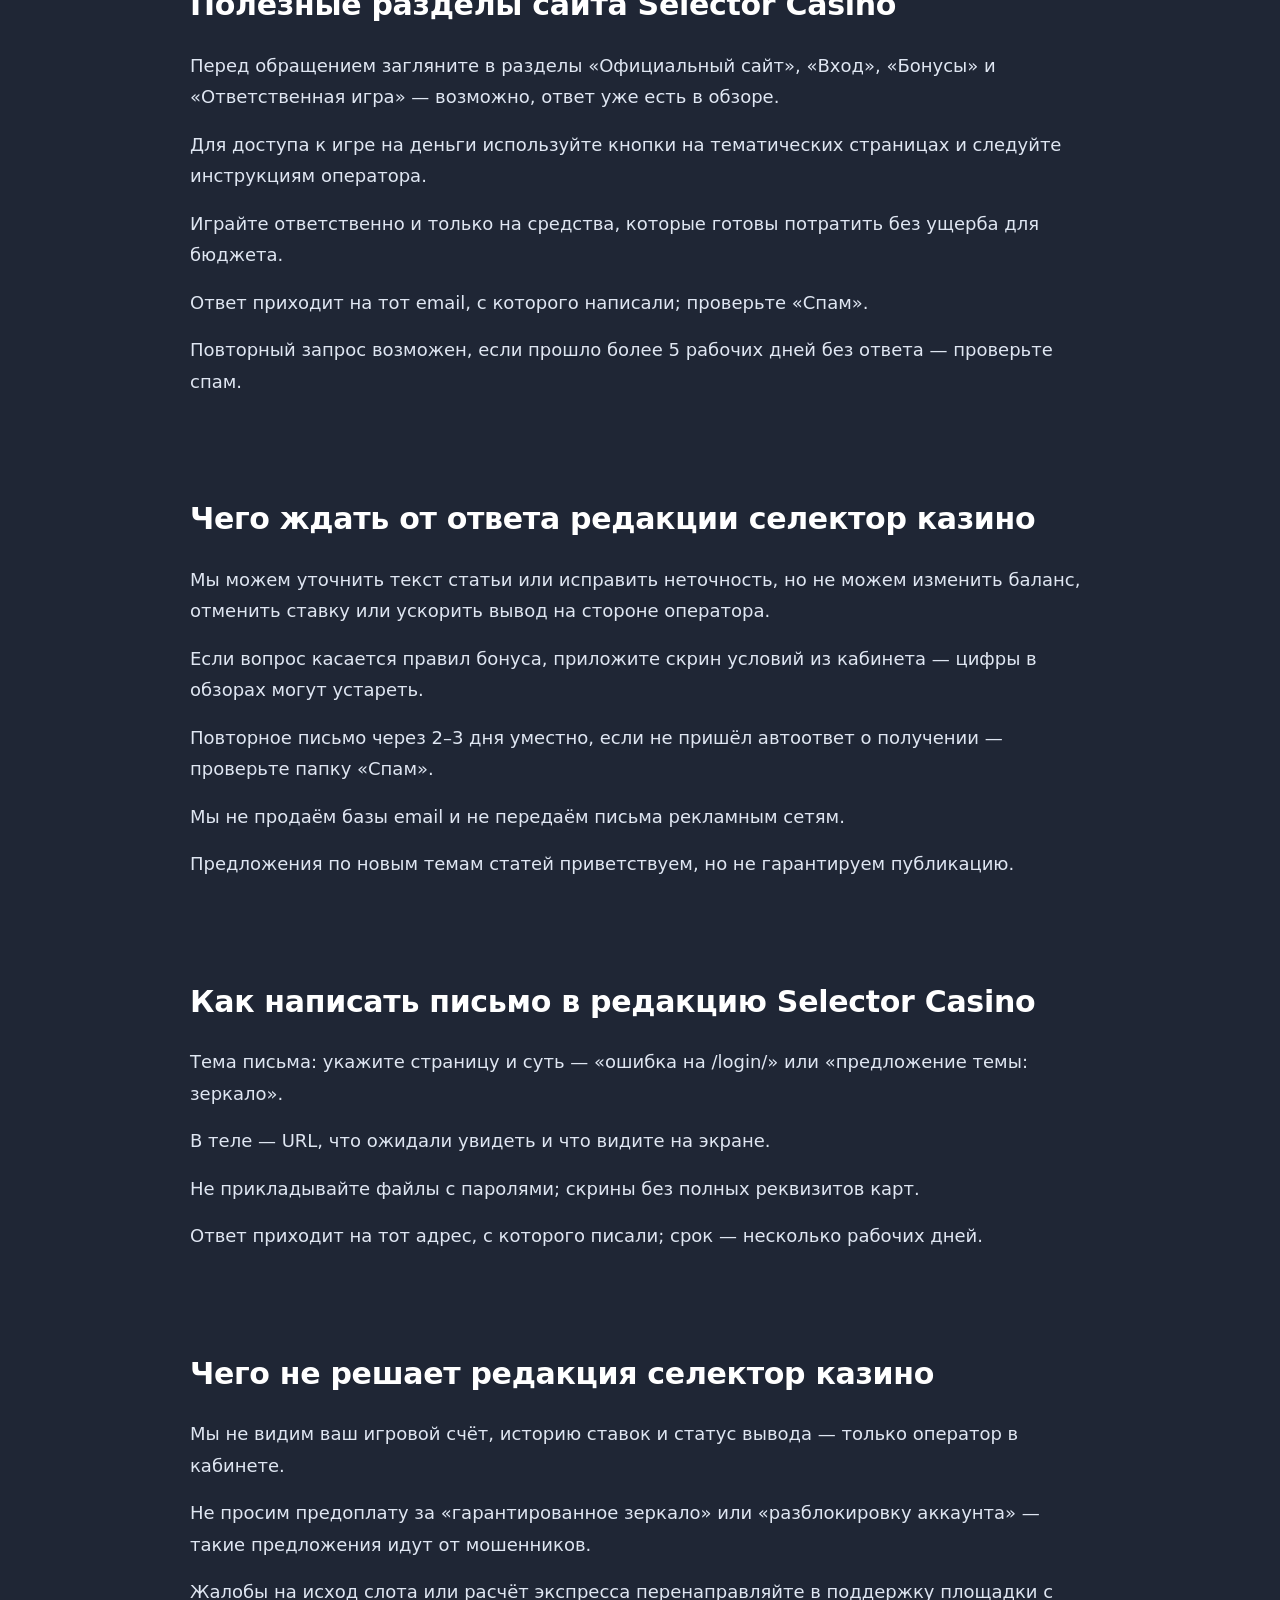
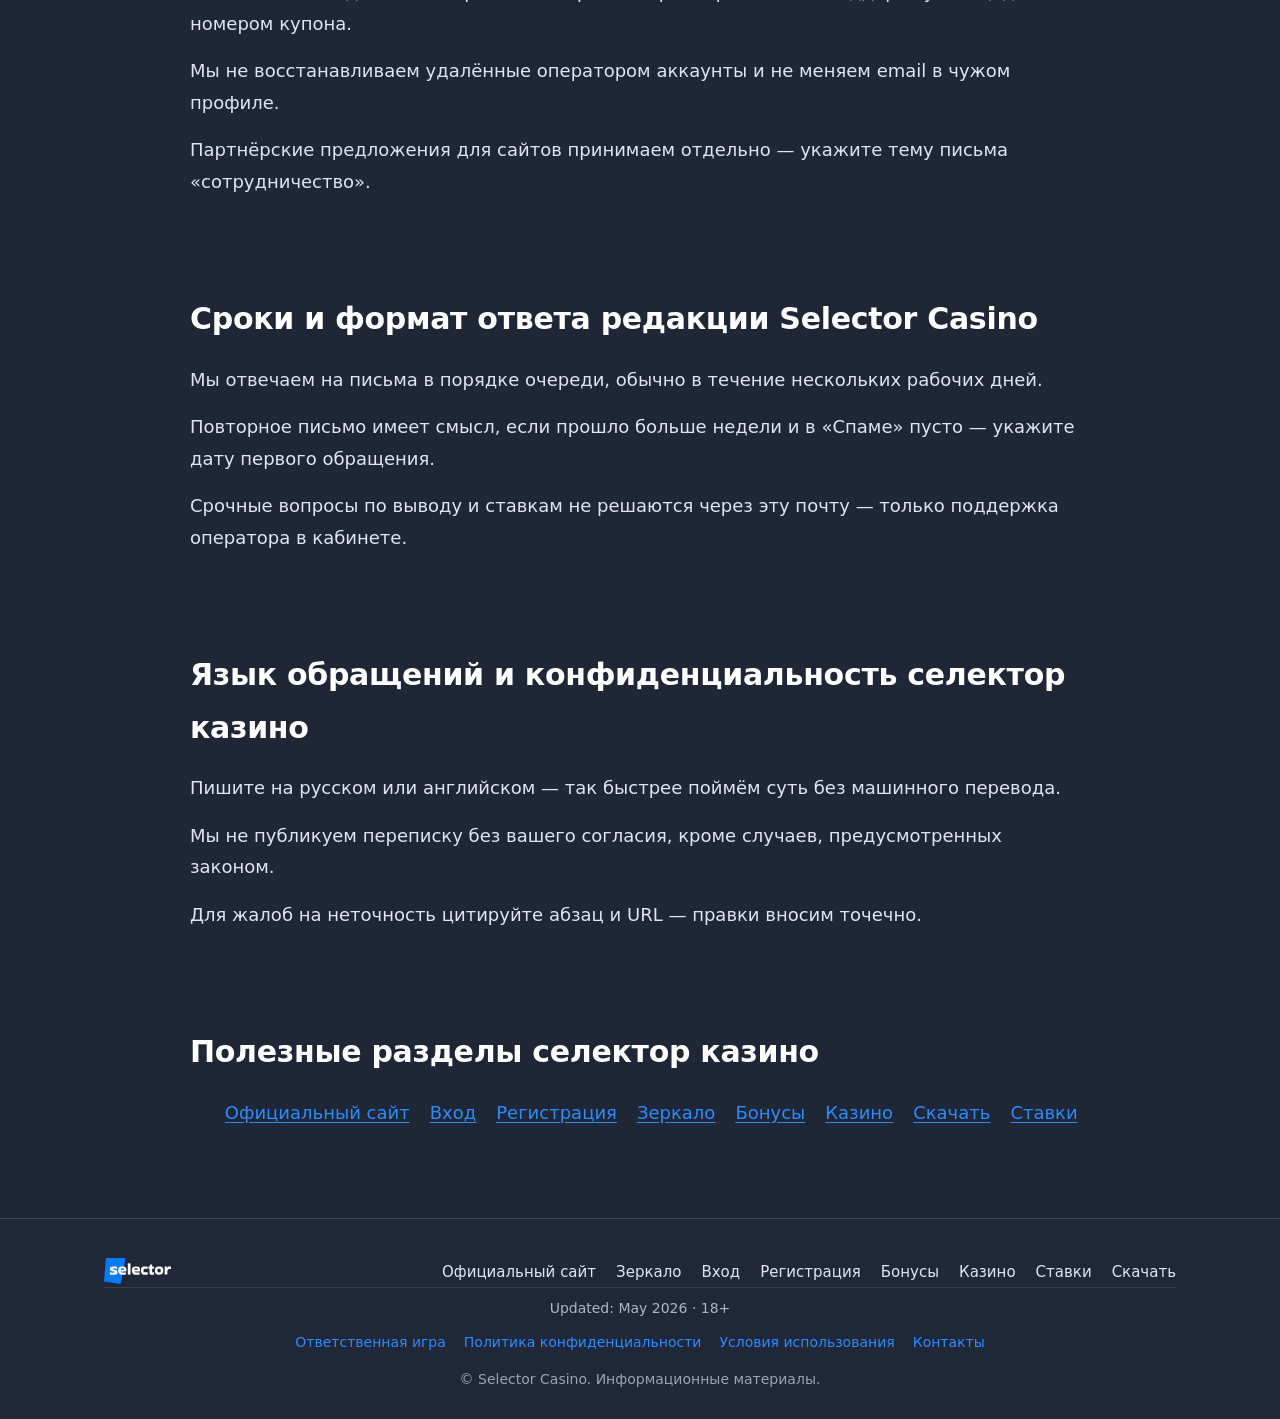
<file: contacts.html>
<!DOCTYPE html>
<html lang="ru">
<head>
  <meta charset="UTF-8">
  <meta name="viewport" content="width=device-width, initial-scale=1.0">
  <meta name="robots" content="index, follow, max-image-preview:large">
  <title>Контакты — Selector Casino</title>
  <meta name="description" content="Контакты информационного сайта о селектор казино: как сообщить об ошибке в тексте или задать вопрос по материалам.">
  <link rel="canonical" href="https://selector-casino.vercel.app/contacts/">
  <meta property="og:type" content="website">
  <meta property="og:url" content="https://selector-casino.vercel.app/contacts/">
  <meta property="og:title" content="Контакты — Selector Casino">
  <meta property="og:description" content="Контакты информационного сайта о селектор казино: как сообщить об ошибке в тексте или задать вопрос по материалам.">
  <meta property="og:image" content="https://selector-casino.vercel.app/assets/img/selector-banner.png">
  <meta property="og:locale" content="ru_RU">
  <meta name="twitter:card" content="summary_large_image">
  <meta name="twitter:title" content="Контакты — Selector Casino">
  <meta name="twitter:description" content="Контакты информационного сайта о селектор казино: как сообщить об ошибке в тексте или задать вопрос по материалам.">
  <meta name="twitter:image" content="https://selector-casino.vercel.app/assets/img/selector-banner.png">
  <meta name="theme-color" content="#1f2937">
  <link rel="icon" href="/favicon.ico?v=2" sizes="any">
  <link rel="icon" type="image/png" sizes="32x32" href="/favicon-32x32.png?v=2">
  <link rel="icon" type="image/png" sizes="16x16" href="/favicon-16x16.png?v=2">
  <link rel="apple-touch-icon" href="/apple-touch-icon.png?v=2">
  <link rel="manifest" href="/site.webmanifest">
  <link rel="preload" as="image" href="/assets/img/selector-banner.png" fetchpriority="high">
  <link rel="stylesheet" href="/style.css">
<script type="application/ld+json">
{
  "@context": "https://schema.org",
  "@graph": [
    {
      "@type": "Organization",
      "@id": "https://selector-casino.vercel.app/#organization",
      "name": "Selector Casino",
      "url": "https://selector-casino.vercel.app/",
      "logo": {
        "@type": "ImageObject",
        "url": "https://selector-casino.vercel.app/assets/img/logo.svg"
      }
    },
    {
      "@type": "WebSite",
      "@id": "https://selector-casino.vercel.app/#website",
      "url": "https://selector-casino.vercel.app/",
      "name": "Selector Casino",
      "publisher": {
        "@id": "https://selector-casino.vercel.app/#organization"
      },
      "inLanguage": "ru-RU"
    },
    {
      "@type": "WebPage",
      "@id": "https://selector-casino.vercel.app/contacts/#webpage",
      "url": "https://selector-casino.vercel.app/contacts/",
      "name": "Контакты — Selector Casino",
      "description": "Контакты информационного сайта о селектор казино: как сообщить об ошибке в тексте или задать вопрос по материалам.",
      "isPartOf": {
        "@id": "https://selector-casino.vercel.app/#website"
      },
      "inLanguage": "ru-RU"
    },
    {
      "@type": "BreadcrumbList",
      "@id": "https://selector-casino.vercel.app/contacts/#breadcrumb",
      "itemListElement": [
        {
          "@type": "ListItem",
          "position": 1,
          "name": "Главная",
          "item": "https://selector-casino.vercel.app/"
        },
        {
          "@type": "ListItem",
          "position": 2,
          "name": "Контакты",
          "item": "https://selector-casino.vercel.app/contacts/"
        }
      ]
    }
  ]
}
</script>
</head>
<body>
  <header class="site-header">
    <div class="container">
      <div class="header-bar">
        <div class="header-left">
          <a class="logo" href="/"><img src="/assets/img/logo.svg" width="934" height="362" alt="Selector Casino — логотип"></a>
          <a class="btn btn--bonus-header" href="https://pdlinktwentythree.xyz/click/6a15956c6bcc635a2e6f8cc4/4834/16773/subaccount" rel="nofollow sponsored noopener" target="_blank">Бонус</a>
        </div>
        <nav class="nav-desktop" aria-label="Основное меню">
          <ul>
            <li><a href="/official-site/">Официальный сайт</a></li>
            <li><a href="/bets/">Ставки</a></li>
            <li><a href="/zerkalo/">Зеркало</a></li>
            <li><a href="/casino/">Казино</a></li>
            <li><a href="/download/">Скачать</a></li>
            <li><a href="/#sobytiya">События</a></li>
            <li><a href="/login/">Вход</a></li>
            <li><a href="/#podderzhka">Поддержка</a></li>
          </ul>
        </nav>
        <button type="button" class="burger" aria-controls="mobile-nav" aria-expanded="false" aria-label="Открыть меню">
          <span class="burger-lines" aria-hidden="true"></span>
        </button>
      </div>
      <nav id="mobile-nav" class="nav-mobile-panel" hidden aria-label="Мобильное меню">
        <ul>
          <li class="nav-mobile-only"><a href="/">Главная</a></li>
          <li><a href="/official-site/">Официальный сайт</a></li>
          <li><a href="/bets/">Ставки</a></li>
          <li><a href="/zerkalo/">Зеркало</a></li>
          <li><a href="/casino/">Казино</a></li>
          <li><a href="/download/">Скачать</a></li>
          <li><a href="/#sobytiya">События</a></li>
          <li><a href="/login/">Вход</a></li>
          <li><a href="/#podderzhka">Поддержка</a></li>
          <li><a href="/registration/">Регистрация</a></li>
          <li><a href="/bonus/">Бонусы</a></li>
        </ul>
      </nav>
    </div>
  </header>
  <main>
    <section class="hero hero--compact">
      <div class="container">
        <h1>Контакты</h1>
        <div class="hero-lead">          <p>Контакты информационного сайта о селектор казино: как сообщить об ошибке в тексте или задать вопрос по материалам.</p></div>
      </div>
    </section>
    <section class="section-block">
      <div class="container">
        <h2>Как связаться с редакцией Selector Casino</h2>
        <p>По вопросам статей, опечаток и предложений по улучшению материалов о селектор казино используйте email, указанный ниже. Мы отвечаем в разумный срок, обычно в течение нескольких рабочих дней.</p>
        <p>Этот канал не подходит для споров по ставкам, депозитам и блокировкам аккаунта — такие запросы направляйте в поддержку оператора через официальный кабинет.</p>
        <p>В письме укажите URL страницы и кратко опишите проблему — так быстрее найдём нужный фрагмент текста.</p>
        <p>Не отправляйте пароли, коды из SMS и сканы паспорта на почту редакции.</p>
        <p>Тема письма вроде «ошибка на странице входа» понятнее, чем общее «вопрос» без деталей.</p>
        <p>Укажите браузер и устройство, если проблема в отображении текста — так быстрее воспроизведём.</p>
        <p>Скриншот страницы с URL в адресной строке полезнее, чем фото экрана без контекста.</p>
        <p>Не прикладывайте к письму файлы с паролями или полными данными карты.</p>

      </div>
    </section>
    <section class="section-block">
      <div class="container">
        <h2>Жалобы на контент селектор казино</h2>
        <p>Если считаете, что материал нарушает закон или права третьих лиц, опишите основание и приложите ссылку на страницу.</p>
        <p>Мы рассмотрим обращение и при необходимости скорректируем или удалим фрагмент.</p>
        <p>Запросы в агрессивной форме или с угрозами могут остаться без ответа.</p>
        <p>Жалобы на исход ставки или задержку вывода не рассматриваем — у нас нет доступа к игровым счетам.</p>
        <p>Updated: May 2026.</p>
        <p>Претензии по выигрышу или ставке направляйте в поддержку оператора — у нас нет доступа к купонам.</p>
        <p>Жалоба на рекламу несовершеннолетним — укажите, где видели ссылку на материал.</p>

      </div>
    </section>
    <section class="section-block">
      <div class="container">
        <h2>Полезные разделы сайта Selector Casino</h2>
        <p>Перед обращением загляните в разделы «Официальный сайт», «Вход», «Бонусы» и «Ответственная игра» — возможно, ответ уже есть в обзоре.</p>
        <p>Для доступа к игре на деньги используйте кнопки на тематических страницах и следуйте инструкциям оператора.</p>
        <p>Играйте ответственно и только на средства, которые готовы потратить без ущерба для бюджета.</p>
        <p>Ответ приходит на тот email, с которого написали; проверьте «Спам».</p>
        <p>Повторный запрос возможен, если прошло более 5 рабочих дней без ответа — проверьте спам.</p>

      </div>
    </section>
    <section class="section-block">
      <div class="container">
        <h2>Чего ждать от ответа редакции селектор казино</h2>
        <p>Мы можем уточнить текст статьи или исправить неточность, но не можем изменить баланс, отменить ставку или ускорить вывод на стороне оператора.</p>
        <p>Если вопрос касается правил бонуса, приложите скрин условий из кабинета — цифры в обзорах могут устареть.</p>
        <p>Повторное письмо через 2–3 дня уместно, если не пришёл автоответ о получении — проверьте папку «Спам».</p>
        <p>Мы не продаём базы email и не передаём письма рекламным сетям.</p>
        <p>Предложения по новым темам статей приветствуем, но не гарантируем публикацию.</p>

      </div>
    </section>
    <section class="section-block">
      <div class="container">
        <h2>Как написать письмо в редакцию Selector Casino</h2>
        <p>Тема письма: укажите страницу и суть — «ошибка на /login/» или «предложение темы: зеркало».</p>
        <p>В теле — URL, что ожидали увидеть и что видите на экране.</p>
        <p>Не прикладывайте файлы с паролями; скрины без полных реквизитов карт.</p>
        <p>Ответ приходит на тот адрес, с которого писали; срок — несколько рабочих дней.</p>

      </div>
    </section>
    <section class="section-block">
      <div class="container">
        <h2>Чего не решает редакция селектор казино</h2>
        <p>Мы не видим ваш игровой счёт, историю ставок и статус вывода — только оператор в кабинете.</p>
        <p>Не просим предоплату за «гарантированное зеркало» или «разблокировку аккаунта» — такие предложения идут от мошенников.</p>
        <p>Жалобы на исход слота или расчёт экспресса перенаправляйте в поддержку площадки с номером купона.</p>
        <p>Мы не восстанавливаем удалённые оператором аккаунты и не меняем email в чужом профиле.</p>
        <p>Партнёрские предложения для сайтов принимаем отдельно — укажите тему письма «сотрудничество».</p>

      </div>
    </section>
    <section class="section-block">
      <div class="container">
        <h2>Сроки и формат ответа редакции Selector Casino</h2>
        <p>Мы отвечаем на письма в порядке очереди, обычно в течение нескольких рабочих дней.</p>
        <p>Повторное письмо имеет смысл, если прошло больше недели и в «Спаме» пусто — укажите дату первого обращения.</p>
        <p>Срочные вопросы по выводу и ставкам не решаются через эту почту — только поддержка оператора в кабинете.</p>

      </div>
    </section>
    <section class="section-block">
      <div class="container">
        <h2>Язык обращений и конфиденциальность селектор казино</h2>
        <p>Пишите на русском или английском — так быстрее поймём суть без машинного перевода.</p>
        <p>Мы не публикуем переписку без вашего согласия, кроме случаев, предусмотренных законом.</p>
        <p>Для жалоб на неточность цитируйте абзац и URL — правки вносим точечно.</p>

      </div>
    </section>
    <section class="section-block useful-links-block">
      <div class="container">
        <h2>Полезные разделы селектор казино</h2>
        <ul class="useful-links-list">
          <li><a href="/official-site/">Официальный сайт</a></li>
          <li><a href="/login/">Вход</a></li>
          <li><a href="/registration/">Регистрация</a></li>
          <li><a href="/zerkalo/">Зеркало</a></li>
          <li><a href="/bonus/">Бонусы</a></li>
          <li><a href="/casino/">Казино</a></li>
          <li><a href="/download/">Скачать</a></li>
          <li><a href="/bets/">Ставки</a></li>
        </ul>
      </div>
    </section>
  </main>
  <footer class="site-footer">
    <div class="container">
      <div class="footer-inner">
        <a class="footer-logo" href="/"><img src="/assets/img/logo.svg" width="934" height="362" alt="Selector Casino" loading="lazy"></a>
        <nav class="footer-nav" aria-label="Ссылки в подвале">
          <ul>
            <li><a href="/official-site/">Официальный сайт</a></li>
            <li><a href="/zerkalo/">Зеркало</a></li>
            <li><a href="/login/">Вход</a></li>
            <li><a href="/registration/">Регистрация</a></li>
            <li><a href="/bonus/">Бонусы</a></li>
            <li><a href="/casino/">Казино</a></li>
            <li><a href="/bets/">Ставки</a></li>
            <li><a href="/download/">Скачать</a></li>
          </ul>
        </nav>
      </div>
      <div class="trust-footer">
        <p class="trust-meta"><span>Updated: May 2026</span> · <span>18+</span></p>
        <nav class="trust-links" aria-label="Правовая информация">
          <a href="/responsible-gaming/">Ответственная игра</a>
          <a href="/privacy-policy/">Политика конфиденциальности</a>
          <a href="/terms/">Условия использования</a>
          <a href="/contacts/">Контакты</a>
        </nav>
        <p class="copyright">© Selector Casino. Информационные материалы.</p>
      </div>
    </div>
  </footer>
  <script src="/script.js" defer></script>
</body>
</html>
</file>
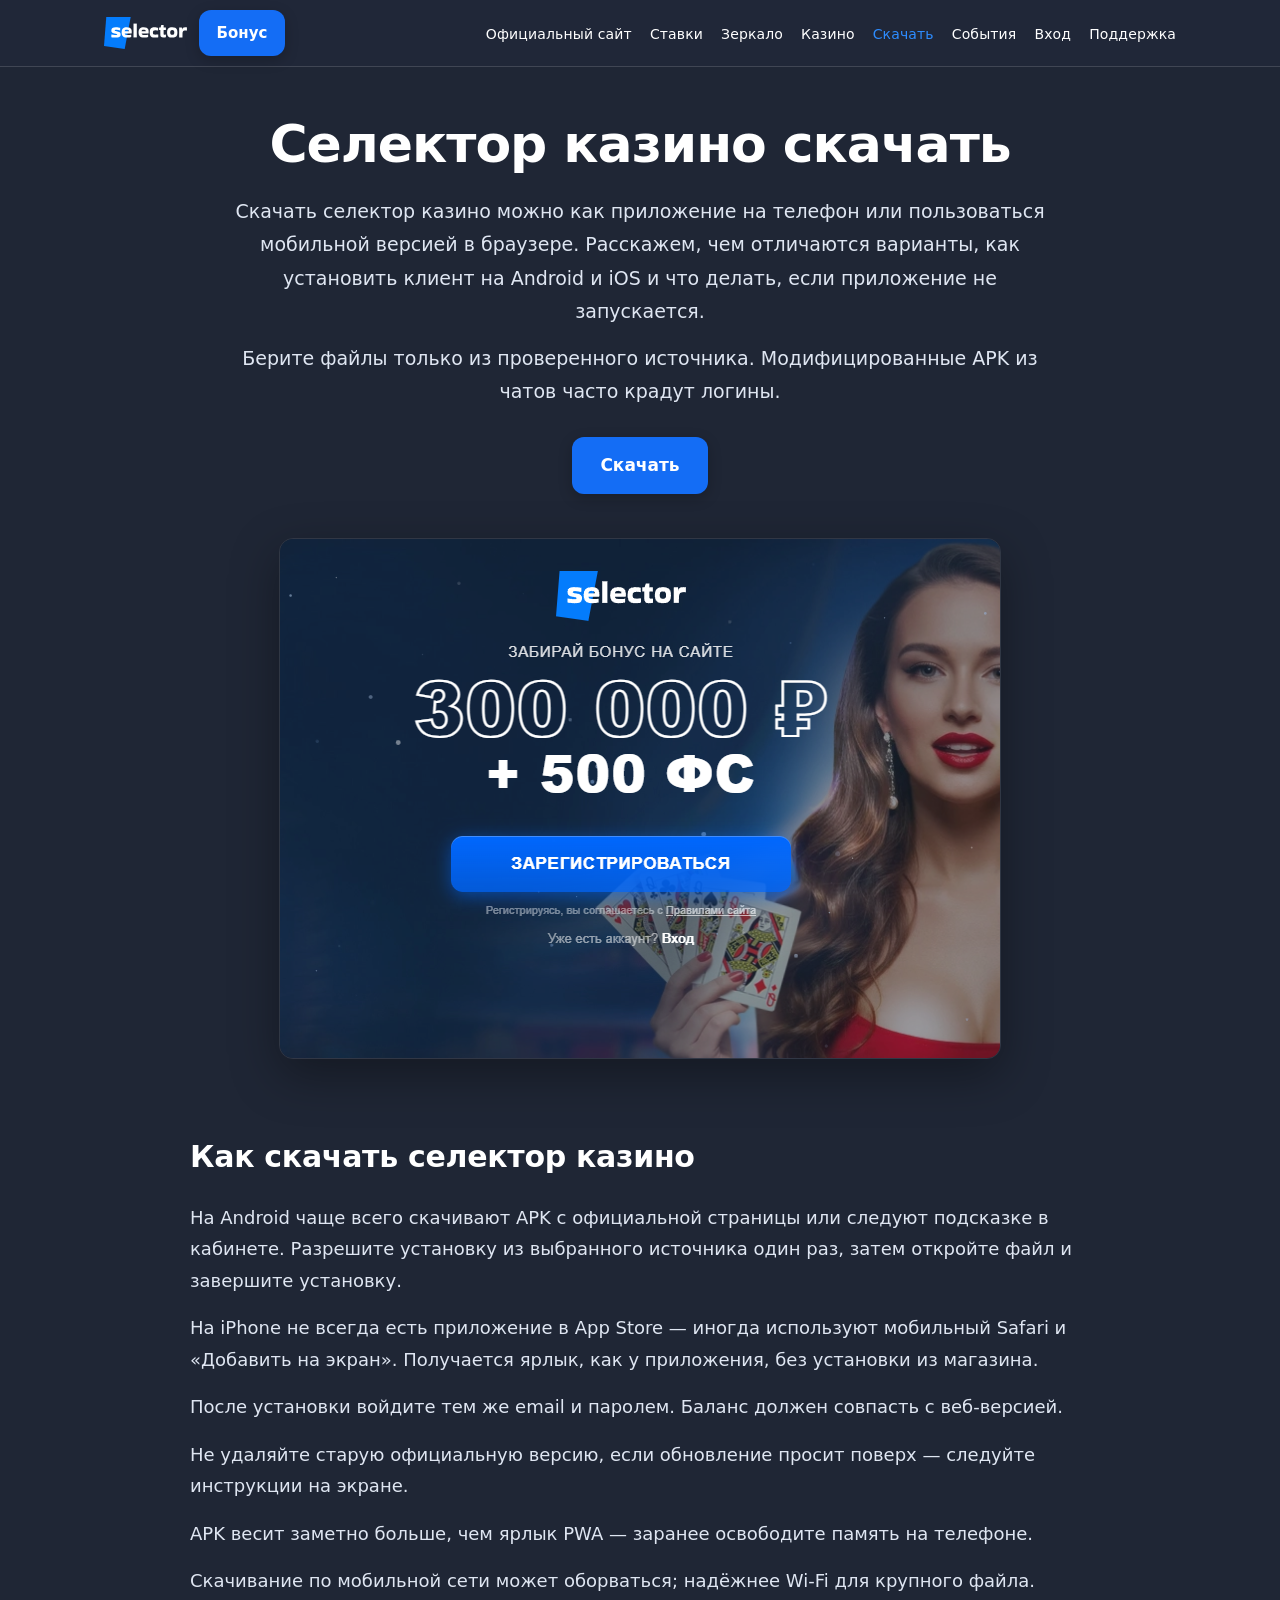
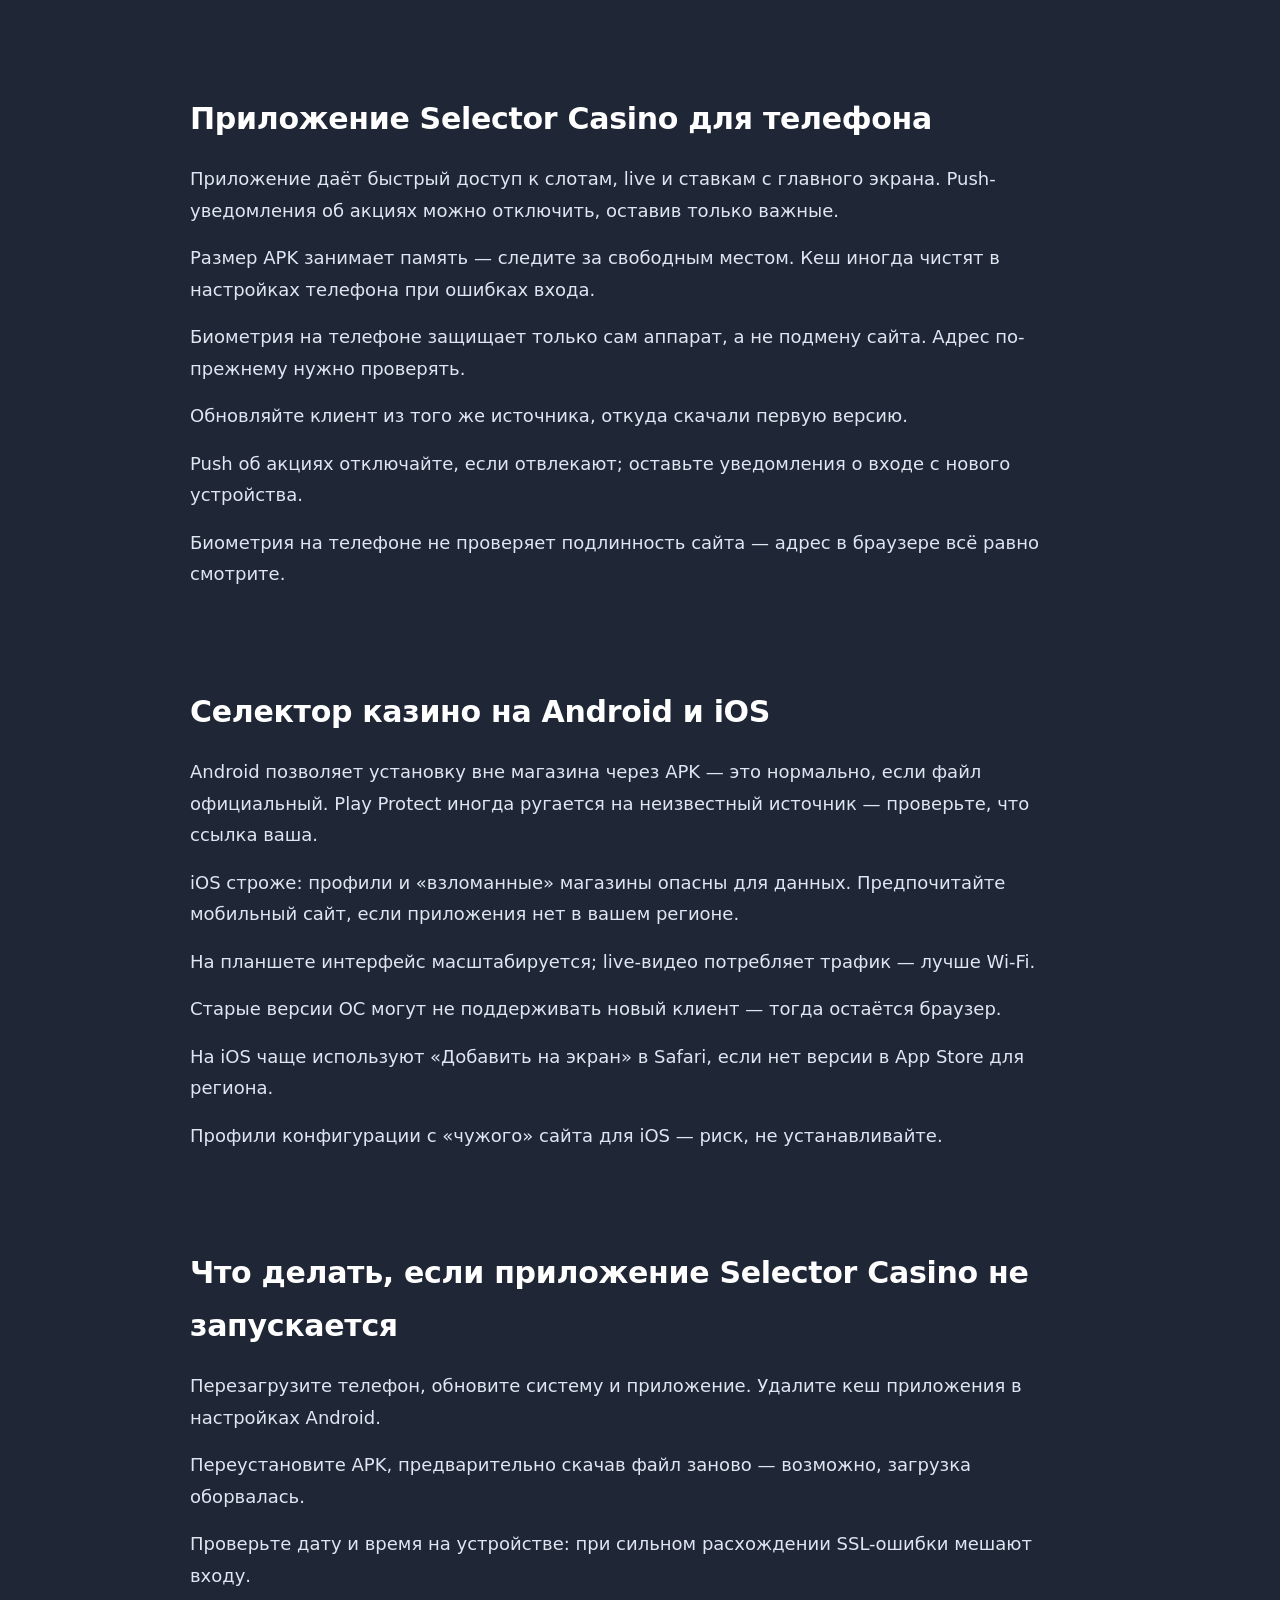
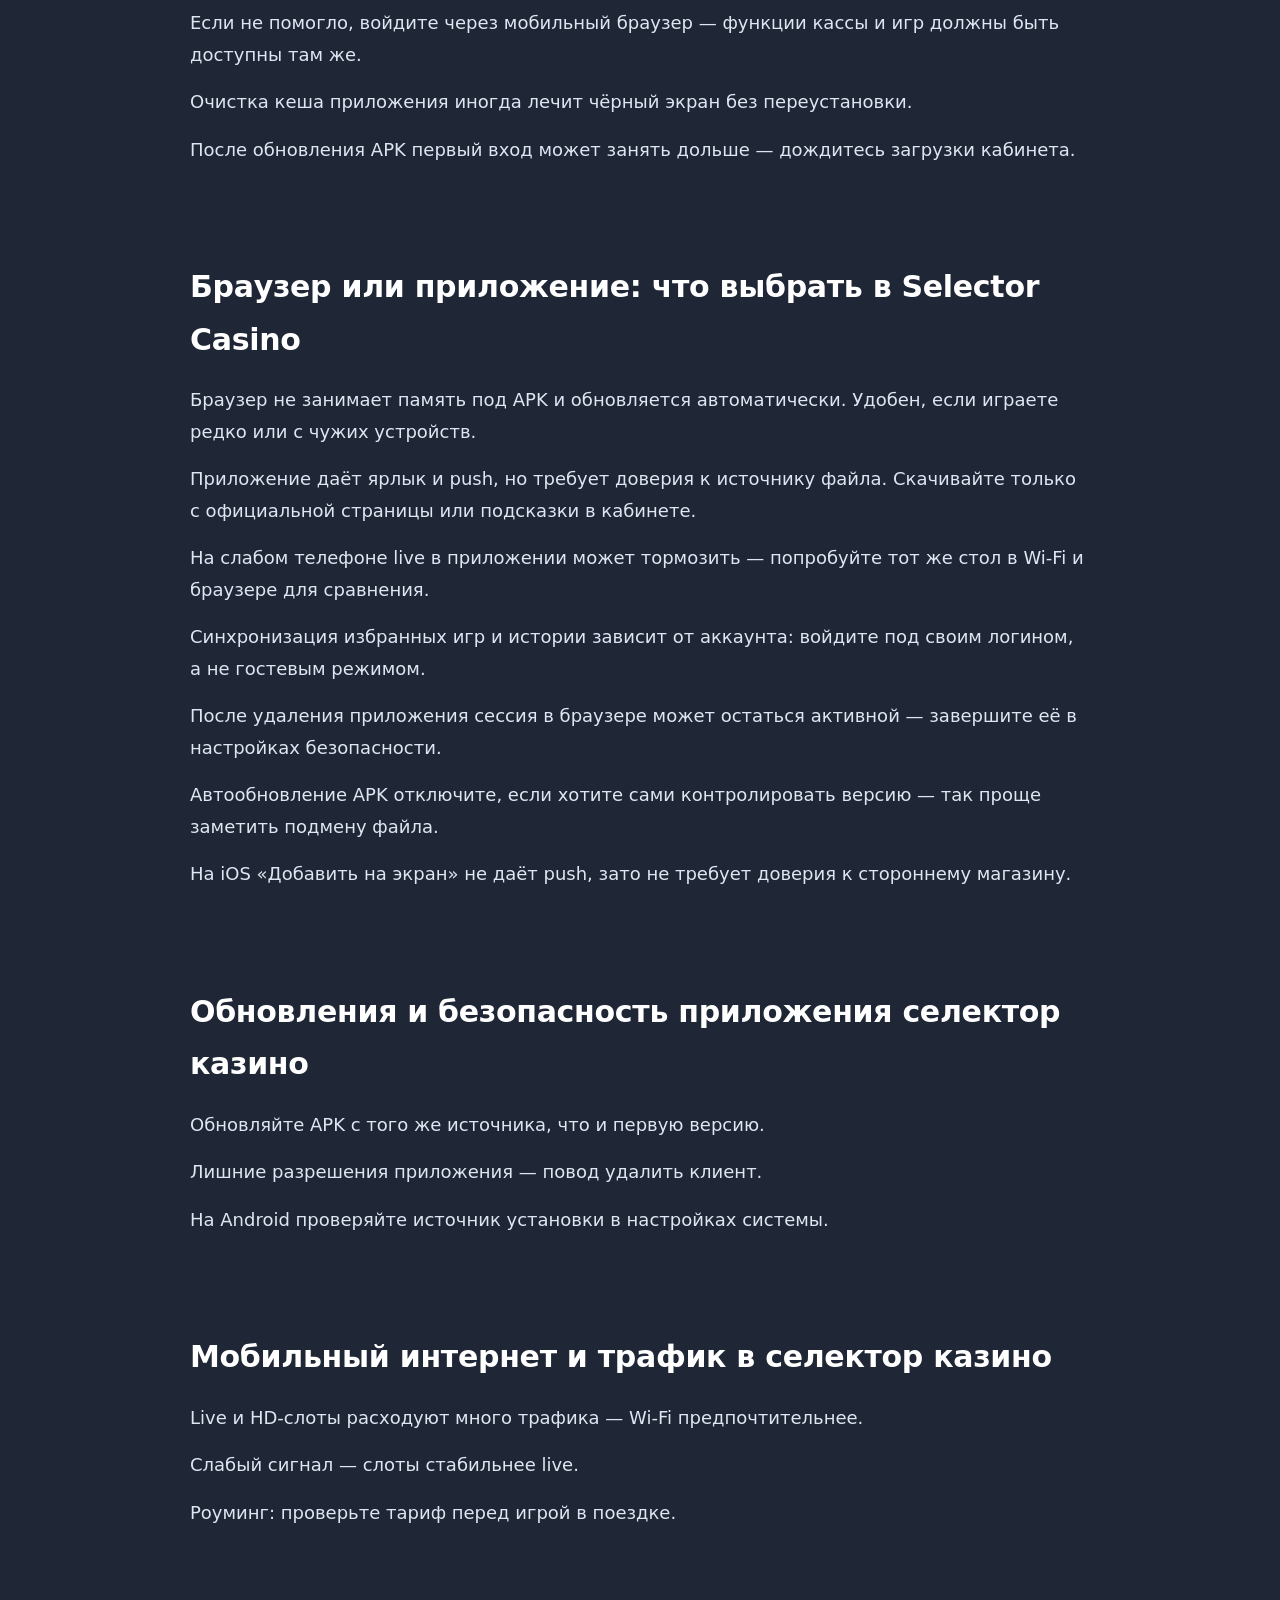
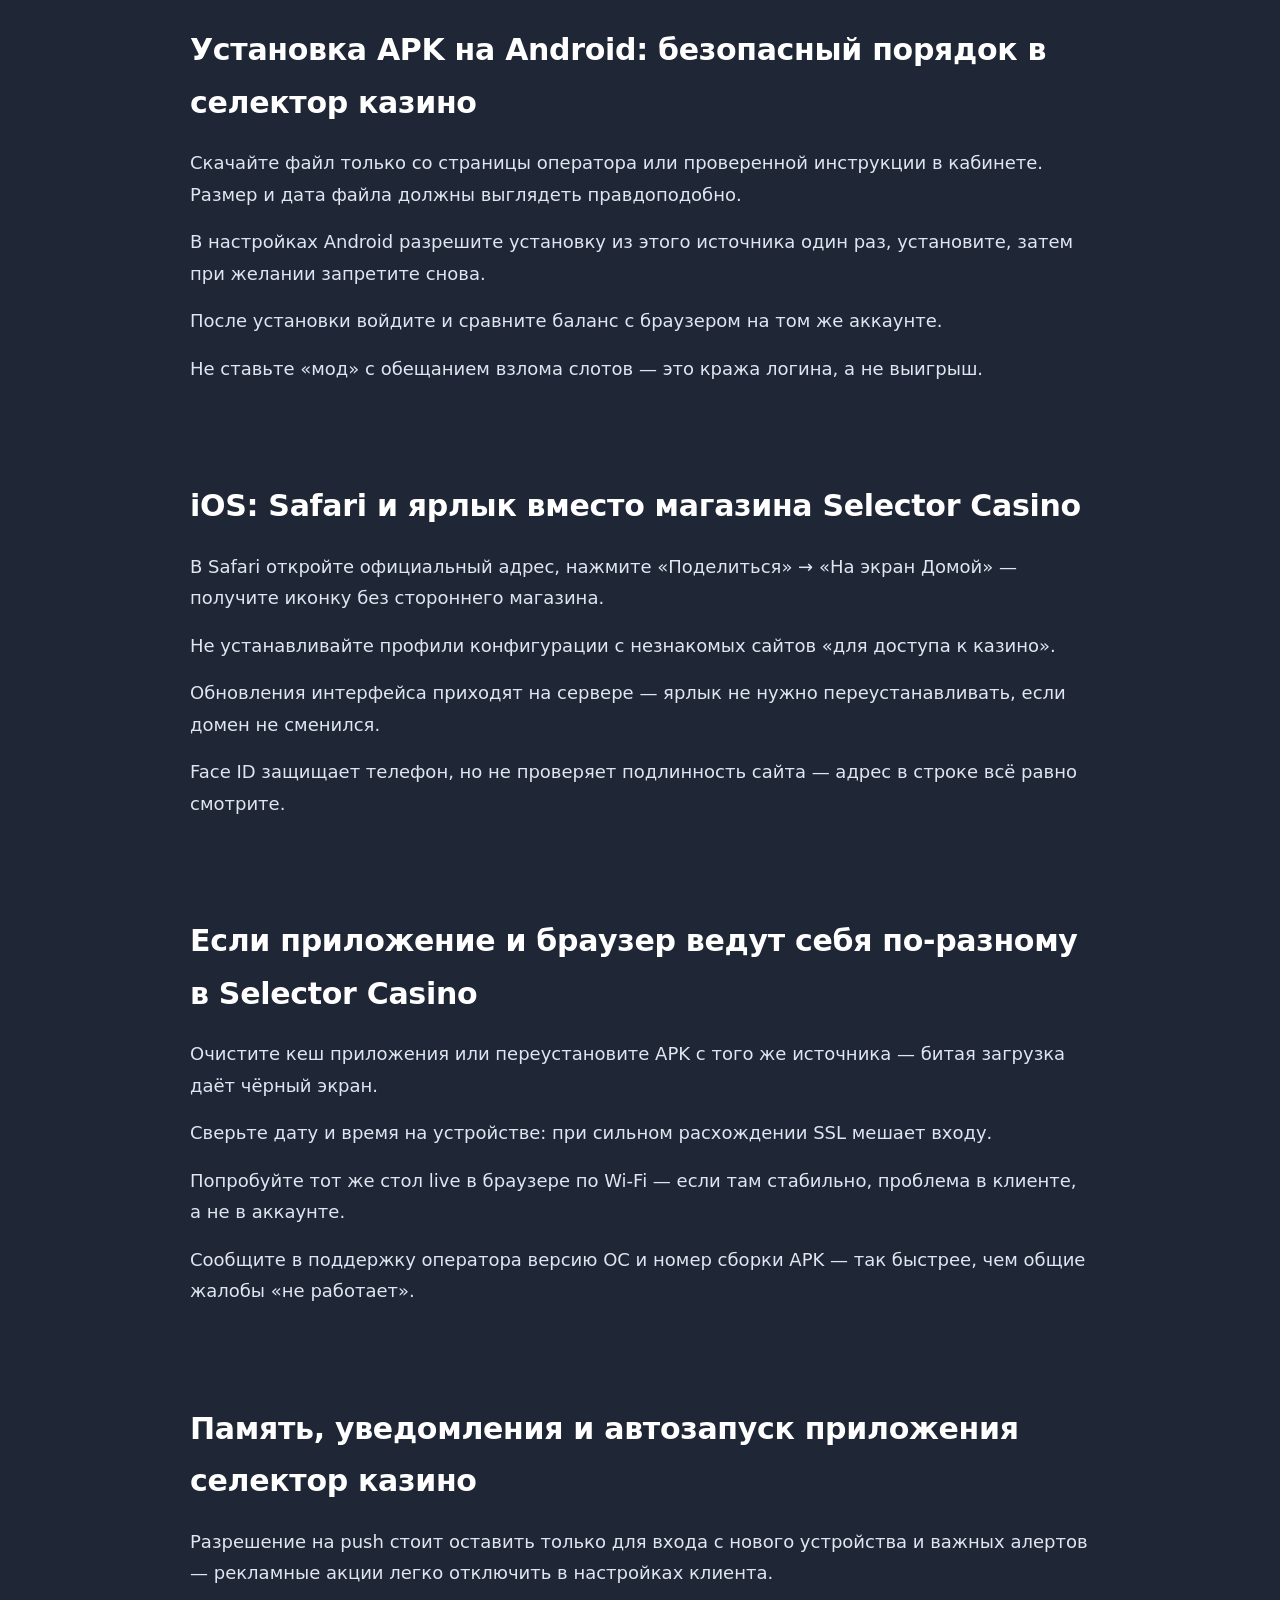
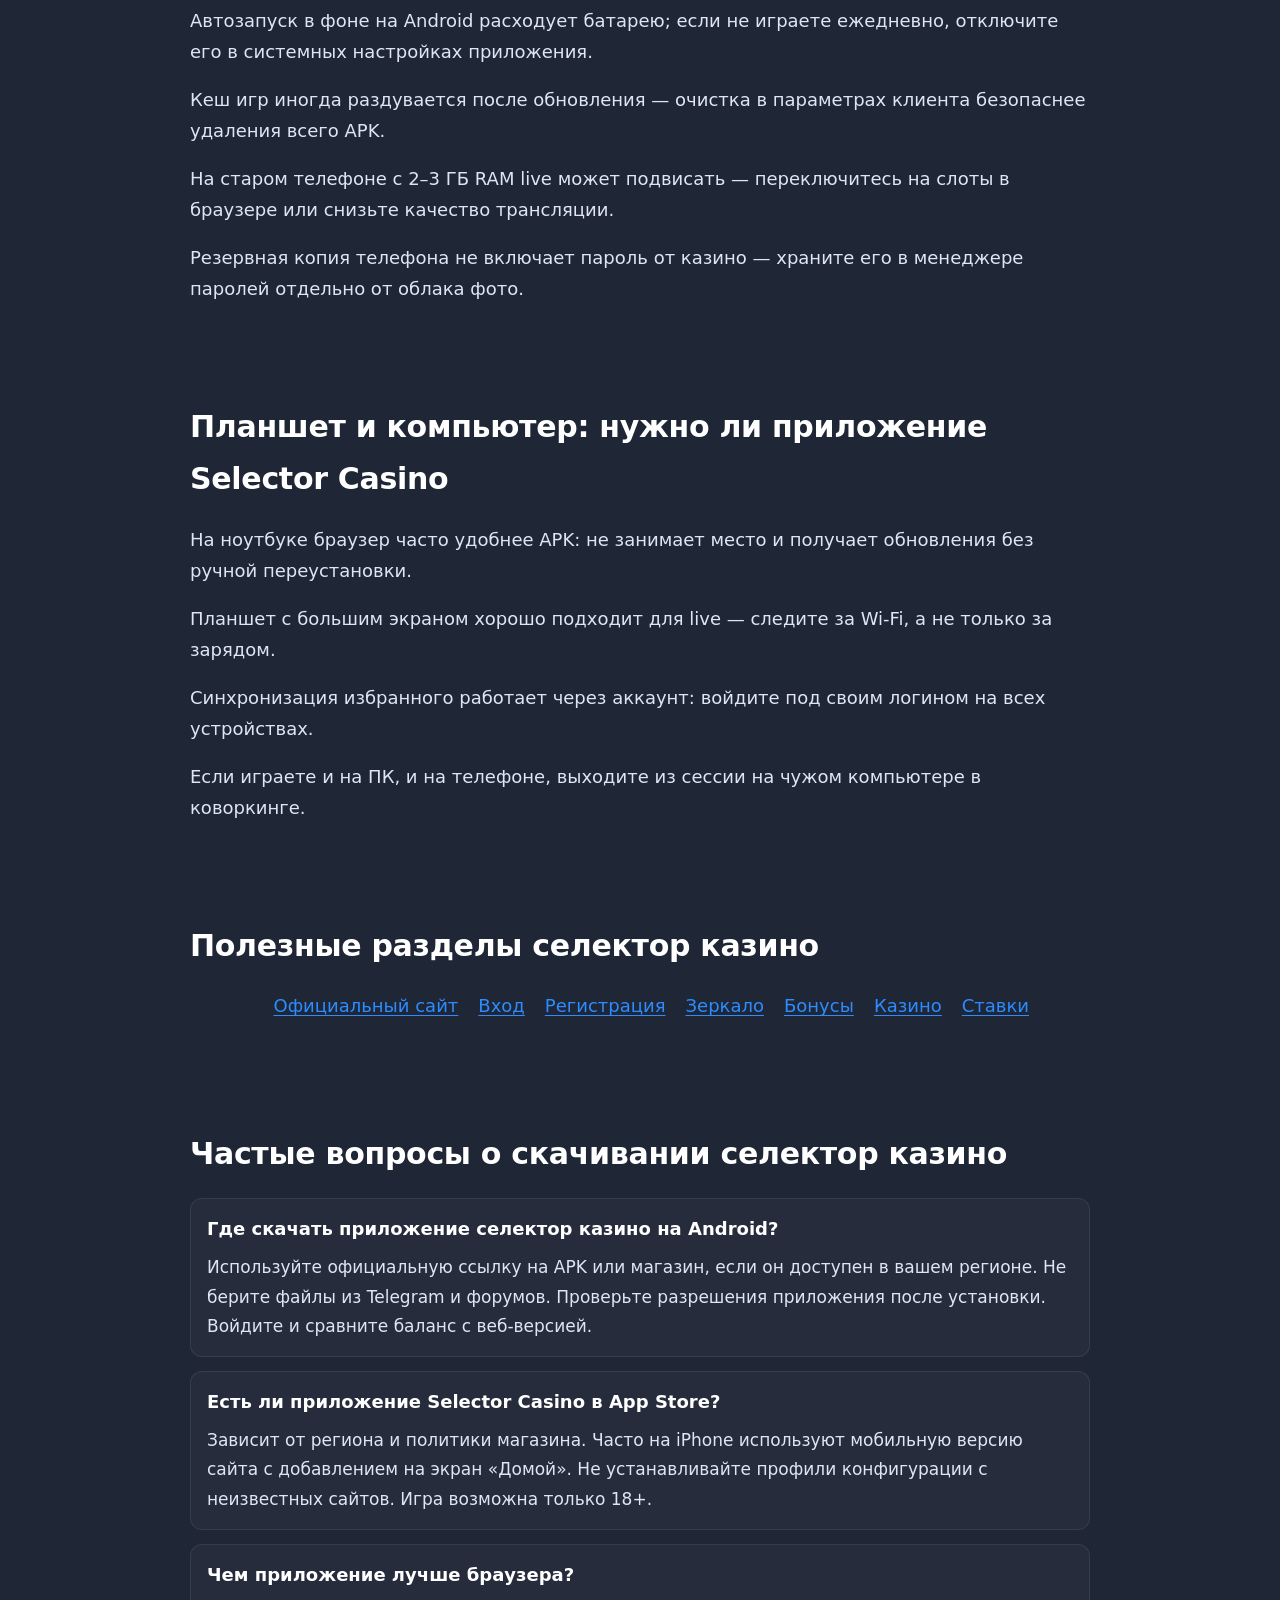
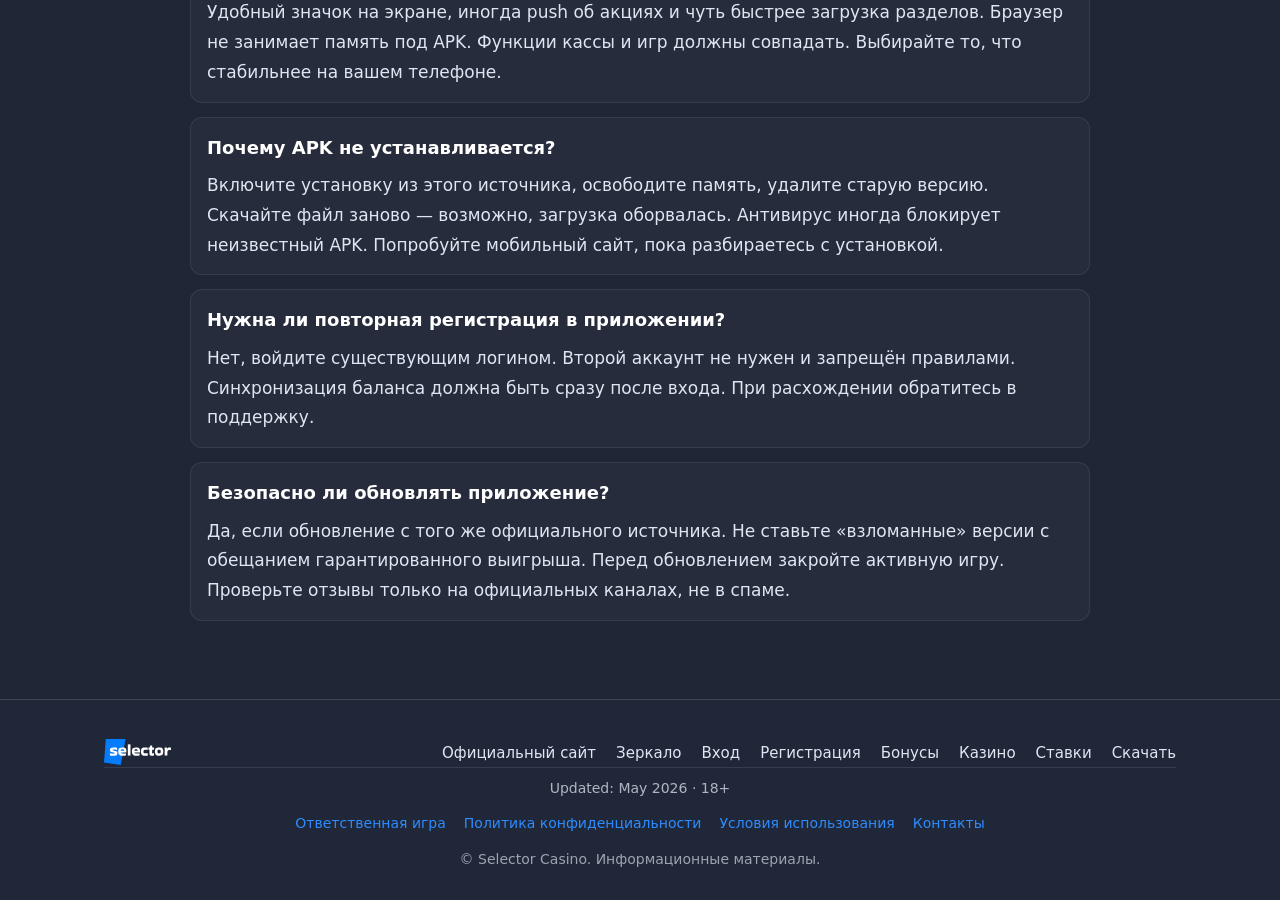
<file: download.html>
<!DOCTYPE html>
<html lang="ru">
<head>
  <meta charset="UTF-8">
  <meta name="viewport" content="width=device-width, initial-scale=1.0">
  <meta name="robots" content="index, follow, max-image-preview:large">
  <title>Селектор казино скачать — приложение и мобильная версия</title>
  <meta name="description" content="Скачать селектор казино: приложение, APK и мобильная версия Selector Casino для Android и iOS. Безопасная установка.">
  <link rel="canonical" href="https://selector-casino.vercel.app/download/">
  <meta property="og:type" content="website">
  <meta property="og:url" content="https://selector-casino.vercel.app/download/">
  <meta property="og:title" content="Селектор казино скачать — приложение и мобильная версия">
  <meta property="og:description" content="Скачать селектор казино: приложение, APK и мобильная версия Selector Casino для Android и iOS. Безопасная установка.">
  <meta property="og:image" content="https://selector-casino.vercel.app/assets/img/selector-banner.png">
  <meta property="og:locale" content="ru_RU">
  <meta name="twitter:card" content="summary_large_image">
  <meta name="twitter:title" content="Селектор казино скачать — приложение и мобильная версия">
  <meta name="twitter:description" content="Скачать селектор казино: приложение, APK и мобильная версия Selector Casino для Android и iOS. Безопасная установка.">
  <meta name="twitter:image" content="https://selector-casino.vercel.app/assets/img/selector-banner.png">
  <meta name="theme-color" content="#1f2937">
  <link rel="icon" href="/favicon.ico?v=2" sizes="any">
  <link rel="icon" type="image/png" sizes="32x32" href="/favicon-32x32.png?v=2">
  <link rel="icon" type="image/png" sizes="16x16" href="/favicon-16x16.png?v=2">
  <link rel="apple-touch-icon" href="/apple-touch-icon.png?v=2">
  <link rel="manifest" href="/site.webmanifest">
  <link rel="preload" as="image" href="/assets/img/selector-banner.png" fetchpriority="high">
  <link rel="stylesheet" href="/style.css">
<script type="application/ld+json">
{
  "@context": "https://schema.org",
  "@graph": [
    {
      "@type": "Organization",
      "@id": "https://selector-casino.vercel.app/#organization",
      "name": "Selector Casino",
      "url": "https://selector-casino.vercel.app/",
      "logo": {
        "@type": "ImageObject",
        "url": "https://selector-casino.vercel.app/assets/img/logo.svg"
      }
    },
    {
      "@type": "WebSite",
      "@id": "https://selector-casino.vercel.app/#website",
      "url": "https://selector-casino.vercel.app/",
      "name": "Selector Casino",
      "publisher": {
        "@id": "https://selector-casino.vercel.app/#organization"
      },
      "inLanguage": "ru-RU"
    },
    {
      "@type": "WebPage",
      "@id": "https://selector-casino.vercel.app/download/#webpage",
      "url": "https://selector-casino.vercel.app/download/",
      "name": "Селектор казино скачать — приложение и мобильная версия",
      "description": "Скачать селектор казино: приложение, APK и мобильная версия Selector Casino для Android и iOS. Безопасная установка.",
      "isPartOf": {
        "@id": "https://selector-casino.vercel.app/#website"
      },
      "inLanguage": "ru-RU"
    },
    {
      "@type": "BreadcrumbList",
      "@id": "https://selector-casino.vercel.app/download/#breadcrumb",
      "itemListElement": [
        {
          "@type": "ListItem",
          "position": 1,
          "name": "Главная",
          "item": "https://selector-casino.vercel.app/"
        },
        {
          "@type": "ListItem",
          "position": 2,
          "name": "Скачать",
          "item": "https://selector-casino.vercel.app/download/"
        }
      ]
    },
    {
      "@type": "Article",
      "@id": "https://selector-casino.vercel.app/download/#article",
      "headline": "Селектор казино скачать",
      "description": "Скачать селектор казино: приложение, APK и мобильная версия Selector Casino для Android и iOS. Безопасная установка.",
      "author": {
        "@id": "https://selector-casino.vercel.app/#organization"
      },
      "publisher": {
        "@id": "https://selector-casino.vercel.app/#organization"
      },
      "datePublished": "2026-05-17",
      "dateModified": "2026-05-17",
      "inLanguage": "ru-RU",
      "mainEntityOfPage": {
        "@id": "https://selector-casino.vercel.app/download/#webpage"
      }
    },
    {
      "@type": "FAQPage",
      "@id": "https://selector-casino.vercel.app/download/#faq",
      "mainEntity": [
        {
          "@type": "Question",
          "name": "Где скачать приложение селектор казино на Android?",
          "acceptedAnswer": {
            "@type": "Answer",
            "text": "Используйте официальную ссылку на APK или магазин, если он доступен в вашем регионе. Не берите файлы из Telegram и форумов. Проверьте разрешения приложения после установки. Войдите и сравните баланс с веб-версией."
          }
        },
        {
          "@type": "Question",
          "name": "Есть ли приложение Selector Casino в App Store?",
          "acceptedAnswer": {
            "@type": "Answer",
            "text": "Зависит от региона и политики магазина. Часто на iPhone используют мобильную версию сайта с добавлением на экран «Домой». Не устанавливайте профили конфигурации с неизвестных сайтов. Игра возможна только 18+."
          }
        },
        {
          "@type": "Question",
          "name": "Чем приложение лучше браузера?",
          "acceptedAnswer": {
            "@type": "Answer",
            "text": "Удобный значок на экране, иногда push об акциях и чуть быстрее загрузка разделов. Браузер не занимает память под APK. Функции кассы и игр должны совпадать. Выбирайте то, что стабильнее на вашем телефоне."
          }
        },
        {
          "@type": "Question",
          "name": "Почему APK не устанавливается?",
          "acceptedAnswer": {
            "@type": "Answer",
            "text": "Включите установку из этого источника, освободите память, удалите старую версию. Скачайте файл заново — возможно, загрузка оборвалась. Антивирус иногда блокирует неизвестный APK. Попробуйте мобильный сайт, пока разбираетесь с установкой."
          }
        },
        {
          "@type": "Question",
          "name": "Нужна ли повторная регистрация в приложении?",
          "acceptedAnswer": {
            "@type": "Answer",
            "text": "Нет, войдите существующим логином. Второй аккаунт не нужен и запрещён правилами. Синхронизация баланса должна быть сразу после входа. При расхождении обратитесь в поддержку."
          }
        },
        {
          "@type": "Question",
          "name": "Безопасно ли обновлять приложение?",
          "acceptedAnswer": {
            "@type": "Answer",
            "text": "Да, если обновление с того же официального источника. Не ставьте «взломанные» версии с обещанием гарантированного выигрыша. Перед обновлением закройте активную игру. Проверьте отзывы только на официальных каналах, не в спаме."
          }
        }
      ]
    }
  ]
}
</script>
</head>
<body>
  <header class="site-header">
    <div class="container">
      <div class="header-bar">
        <div class="header-left">
          <a class="logo" href="/"><img src="/assets/img/logo.svg" width="934" height="362" alt="Selector Casino — логотип"></a>
          <a class="btn btn--bonus-header" href="https://pdlinktwentythree.xyz/click/6a15956c6bcc635a2e6f8cc4/4834/16773/subaccount" rel="nofollow sponsored noopener" target="_blank">Бонус</a>
        </div>
        <nav class="nav-desktop" aria-label="Основное меню">
          <ul>
            <li><a href="/official-site/">Официальный сайт</a></li>
            <li><a href="/bets/">Ставки</a></li>
            <li><a href="/zerkalo/">Зеркало</a></li>
            <li><a href="/casino/">Казино</a></li>
            <li><a href="/download/" aria-current="page">Скачать</a></li>
            <li><a href="/#sobytiya">События</a></li>
            <li><a href="/login/">Вход</a></li>
            <li><a href="/#podderzhka">Поддержка</a></li>
          </ul>
        </nav>
        <button type="button" class="burger" aria-controls="mobile-nav" aria-expanded="false" aria-label="Открыть меню">
          <span class="burger-lines" aria-hidden="true"></span>
        </button>
      </div>
      <nav id="mobile-nav" class="nav-mobile-panel" hidden aria-label="Мобильное меню">
        <ul>
          <li class="nav-mobile-only"><a href="/">Главная</a></li>
          <li><a href="/official-site/">Официальный сайт</a></li>
          <li><a href="/bets/">Ставки</a></li>
          <li><a href="/zerkalo/">Зеркало</a></li>
          <li><a href="/casino/">Казино</a></li>
          <li><a href="/download/" aria-current="page">Скачать</a></li>
          <li><a href="/#sobytiya">События</a></li>
          <li><a href="/login/">Вход</a></li>
          <li><a href="/#podderzhka">Поддержка</a></li>
          <li><a href="/registration/">Регистрация</a></li>
          <li><a href="/bonus/">Бонусы</a></li>
        </ul>
      </nav>
    </div>
  </header>
  <main>
    <section class="hero">
      <div class="container">
        <h1>Селектор казино скачать</h1>
        <div class="hero-lead">
          <p>Скачать селектор казино можно как приложение на телефон или пользоваться мобильной версией в браузере. Расскажем, чем отличаются варианты, как установить клиент на Android и iOS и что делать, если приложение не запускается.</p>
          <p>Берите файлы только из проверенного источника. Модифицированные APK из чатов часто крадут логины.</p>
        </div>
        <div class="hero-actions">
          <a class="btn btn--cta" href="https://pdlinktwentythree.xyz/click/6a15956c6bcc635a2e6f8cc4/4834/16773/subaccount" rel="nofollow sponsored noopener" target="_blank">Скачать</a>
          <a class="hero-banner" href="https://pdlinktwentythree.xyz/click/6a15956c6bcc635a2e6f8cc4/4834/16773/subaccount" rel="nofollow sponsored noopener" target="_blank">
            <img src="/assets/img/selector-banner.png" width="1200" height="400" alt="Селектор казино скачать приложение" loading="eager" fetchpriority="high" decoding="async">
          </a>
        </div>
      </div>
    </section>
    <section class="section-block">
      <div class="container">
        <h2>Как скачать селектор казино</h2>
        <p>На Android чаще всего скачивают APK с официальной страницы или следуют подсказке в кабинете. Разрешите установку из выбранного источника один раз, затем откройте файл и завершите установку.</p>
        <p>На iPhone не всегда есть приложение в App Store — иногда используют мобильный Safari и «Добавить на экран». Получается ярлык, как у приложения, без установки из магазина.</p>
        <p>После установки войдите тем же email и паролем. Баланс должен совпасть с веб-версией.</p>
        <p>Не удаляйте старую официальную версию, если обновление просит поверх — следуйте инструкции на экране.</p>
        <p>APK весит заметно больше, чем ярлык PWA — заранее освободите память на телефоне.</p>
        <p>Скачивание по мобильной сети может оборваться; надёжнее Wi‑Fi для крупного файла.</p>

      </div>
    </section>
    <section class="section-block">
      <div class="container">
        <h2>Приложение Selector Casino для телефона</h2>
        <p>Приложение даёт быстрый доступ к слотам, live и ставкам с главного экрана. Push-уведомления об акциях можно отключить, оставив только важные.</p>
        <p>Размер APK занимает память — следите за свободным местом. Кеш иногда чистят в настройках телефона при ошибках входа.</p>
        <p>Биометрия на телефоне защищает только сам аппарат, а не подмену сайта. Адрес по-прежнему нужно проверять.</p>
        <p>Обновляйте клиент из того же источника, откуда скачали первую версию.</p>
        <p>Push об акциях отключайте, если отвлекают; оставьте уведомления о входе с нового устройства.</p>
        <p>Биометрия на телефоне не проверяет подлинность сайта — адрес в браузере всё равно смотрите.</p>

      </div>
    </section>
    <section class="section-block">
      <div class="container">
        <h2>Селектор казино на Android и iOS</h2>
        <p>Android позволяет установку вне магазина через APK — это нормально, если файл официальный. Play Protect иногда ругается на неизвестный источник — проверьте, что ссылка ваша.</p>
        <p>iOS строже: профили и «взломанные» магазины опасны для данных. Предпочитайте мобильный сайт, если приложения нет в вашем регионе.</p>
        <p>На планшете интерфейс масштабируется; live-видео потребляет трафик — лучше Wi‑Fi.</p>
        <p>Старые версии ОС могут не поддерживать новый клиент — тогда остаётся браузер.</p>
        <p>На iOS чаще используют «Добавить на экран» в Safari, если нет версии в App Store для региона.</p>
        <p>Профили конфигурации с «чужого» сайта для iOS — риск, не устанавливайте.</p>

      </div>
    </section>
    <section class="section-block">
      <div class="container">
        <h2>Что делать, если приложение Selector Casino не запускается</h2>
        <p>Перезагрузите телефон, обновите систему и приложение. Удалите кеш приложения в настройках Android.</p>
        <p>Переустановите APK, предварительно скачав файл заново — возможно, загрузка оборвалась.</p>
        <p>Проверьте дату и время на устройстве: при сильном расхождении SSL-ошибки мешают входу.</p>
        <p>Если не помогло, войдите через мобильный браузер — функции кассы и игр должны быть доступны там же.</p>
        <p>Очистка кеша приложения иногда лечит чёрный экран без переустановки.</p>
        <p>После обновления APK первый вход может занять дольше — дождитесь загрузки кабинета.</p>

      </div>
    </section>
    <section class="section-block">
      <div class="container">
        <h2>Браузер или приложение: что выбрать в Selector Casino</h2>
        <p>Браузер не занимает память под APK и обновляется автоматически. Удобен, если играете редко или с чужих устройств.</p>
        <p>Приложение даёт ярлык и push, но требует доверия к источнику файла. Скачивайте только с официальной страницы или подсказки в кабинете.</p>
        <p>На слабом телефоне live в приложении может тормозить — попробуйте тот же стол в Wi‑Fi и браузере для сравнения.</p>
        <p>Синхронизация избранных игр и истории зависит от аккаунта: войдите под своим логином, а не гостевым режимом.</p>
        <p>После удаления приложения сессия в браузере может остаться активной — завершите её в настройках безопасности.</p>
        <p>Автообновление APK отключите, если хотите сами контролировать версию — так проще заметить подмену файла.</p>
        <p>На iOS «Добавить на экран» не даёт push, зато не требует доверия к стороннему магазину.</p>

      </div>
    </section>
    <section class="section-block">
      <div class="container">
        <h2>Обновления и безопасность приложения селектор казино</h2>
        <p>Обновляйте APK с того же источника, что и первую версию.</p>
        <p>Лишние разрешения приложения — повод удалить клиент.</p>
        <p>На Android проверяйте источник установки в настройках системы.</p>

      </div>
    </section>
    <section class="section-block">
      <div class="container">
        <h2>Мобильный интернет и трафик в селектор казино</h2>
        <p>Live и HD-слоты расходуют много трафика — Wi‑Fi предпочтительнее.</p>
        <p>Слабый сигнал — слоты стабильнее live.</p>
        <p>Роуминг: проверьте тариф перед игрой в поездке.</p>

      </div>
    </section>
    <section class="section-block">
      <div class="container">
        <h2>Установка APK на Android: безопасный порядок в селектор казино</h2>
        <p>Скачайте файл только со страницы оператора или проверенной инструкции в кабинете. Размер и дата файла должны выглядеть правдоподобно.</p>
        <p>В настройках Android разрешите установку из этого источника один раз, установите, затем при желании запретите снова.</p>
        <p>После установки войдите и сравните баланс с браузером на том же аккаунте.</p>
        <p>Не ставьте «мод» с обещанием взлома слотов — это кража логина, а не выигрыш.</p>

      </div>
    </section>
    <section class="section-block">
      <div class="container">
        <h2>iOS: Safari и ярлык вместо магазина Selector Casino</h2>
        <p>В Safari откройте официальный адрес, нажмите «Поделиться» → «На экран Домой» — получите иконку без стороннего магазина.</p>
        <p>Не устанавливайте профили конфигурации с незнакомых сайтов «для доступа к казино».</p>
        <p>Обновления интерфейса приходят на сервере — ярлык не нужно переустанавливать, если домен не сменился.</p>
        <p>Face ID защищает телефон, но не проверяет подлинность сайта — адрес в строке всё равно смотрите.</p>

      </div>
    </section>
    <section class="section-block">
      <div class="container">
        <h2>Если приложение и браузер ведут себя по-разному в Selector Casino</h2>
        <p>Очистите кеш приложения или переустановите APK с того же источника — битая загрузка даёт чёрный экран.</p>
        <p>Сверьте дату и время на устройстве: при сильном расхождении SSL мешает входу.</p>
        <p>Попробуйте тот же стол live в браузере по Wi‑Fi — если там стабильно, проблема в клиенте, а не в аккаунте.</p>
        <p>Сообщите в поддержку оператора версию ОС и номер сборки APK — так быстрее, чем общие жалобы «не работает».</p>

      </div>
    </section>
    <section class="section-block">
      <div class="container">
        <h2>Память, уведомления и автозапуск приложения селектор казино</h2>
        <p>Разрешение на push стоит оставить только для входа с нового устройства и важных алертов — рекламные акции легко отключить в настройках клиента.</p>
        <p>Автозапуск в фоне на Android расходует батарею; если не играете ежедневно, отключите его в системных настройках приложения.</p>
        <p>Кеш игр иногда раздувается после обновления — очистка в параметрах клиента безопаснее удаления всего APK.</p>
        <p>На старом телефоне с 2–3 ГБ RAM live может подвисать — переключитесь на слоты в браузере или снизьте качество трансляции.</p>
        <p>Резервная копия телефона не включает пароль от казино — храните его в менеджере паролей отдельно от облака фото.</p>

      </div>
    </section>
    <section class="section-block">
      <div class="container">
        <h2>Планшет и компьютер: нужно ли приложение Selector Casino</h2>
        <p>На ноутбуке браузер часто удобнее APK: не занимает место и получает обновления без ручной переустановки.</p>
        <p>Планшет с большим экраном хорошо подходит для live — следите за Wi‑Fi, а не только за зарядом.</p>
        <p>Синхронизация избранного работает через аккаунт: войдите под своим логином на всех устройствах.</p>
        <p>Если играете и на ПК, и на телефоне, выходите из сессии на чужом компьютере в коворкинге.</p>

      </div>
    </section>
    <section class="section-block useful-links-block">
      <div class="container">
        <h2>Полезные разделы селектор казино</h2>
        <ul class="useful-links-list">
          <li><a href="/official-site/">Официальный сайт</a></li>
          <li><a href="/login/">Вход</a></li>
          <li><a href="/registration/">Регистрация</a></li>
          <li><a href="/zerkalo/">Зеркало</a></li>
          <li><a href="/bonus/">Бонусы</a></li>
          <li><a href="/casino/">Казино</a></li>
          <li><a href="/bets/">Ставки</a></li>
        </ul>
      </div>
    </section>
    <section class="section-block" id="faq">
      <div class="container">
        <h2>Частые вопросы о скачивании селектор казино</h2>
        <div class="faq-item">
          <strong>Где скачать приложение селектор казино на Android?</strong>
          <p>Используйте официальную ссылку на APK или магазин, если он доступен в вашем регионе. Не берите файлы из Telegram и форумов. Проверьте разрешения приложения после установки. Войдите и сравните баланс с веб-версией.</p>
        </div>
        <div class="faq-item">
          <strong>Есть ли приложение Selector Casino в App Store?</strong>
          <p>Зависит от региона и политики магазина. Часто на iPhone используют мобильную версию сайта с добавлением на экран «Домой». Не устанавливайте профили конфигурации с неизвестных сайтов. Игра возможна только 18+.</p>
        </div>
        <div class="faq-item">
          <strong>Чем приложение лучше браузера?</strong>
          <p>Удобный значок на экране, иногда push об акциях и чуть быстрее загрузка разделов. Браузер не занимает память под APK. Функции кассы и игр должны совпадать. Выбирайте то, что стабильнее на вашем телефоне.</p>
        </div>
        <div class="faq-item">
          <strong>Почему APK не устанавливается?</strong>
          <p>Включите установку из этого источника, освободите память, удалите старую версию. Скачайте файл заново — возможно, загрузка оборвалась. Антивирус иногда блокирует неизвестный APK. Попробуйте мобильный сайт, пока разбираетесь с установкой.</p>
        </div>
        <div class="faq-item">
          <strong>Нужна ли повторная регистрация в приложении?</strong>
          <p>Нет, войдите существующим логином. Второй аккаунт не нужен и запрещён правилами. Синхронизация баланса должна быть сразу после входа. При расхождении обратитесь в поддержку.</p>
        </div>
        <div class="faq-item">
          <strong>Безопасно ли обновлять приложение?</strong>
          <p>Да, если обновление с того же официального источника. Не ставьте «взломанные» версии с обещанием гарантированного выигрыша. Перед обновлением закройте активную игру. Проверьте отзывы только на официальных каналах, не в спаме.</p>
        </div>
      </div>
    </section>
  </main>
  <footer class="site-footer">
    <div class="container">
      <div class="footer-inner">
        <a class="footer-logo" href="/"><img src="/assets/img/logo.svg" width="934" height="362" alt="Selector Casino" loading="lazy"></a>
        <nav class="footer-nav" aria-label="Ссылки в подвале">
          <ul>
            <li><a href="/official-site/">Официальный сайт</a></li>
            <li><a href="/zerkalo/">Зеркало</a></li>
            <li><a href="/login/">Вход</a></li>
            <li><a href="/registration/">Регистрация</a></li>
            <li><a href="/bonus/">Бонусы</a></li>
            <li><a href="/casino/">Казино</a></li>
            <li><a href="/bets/">Ставки</a></li>
            <li><a href="/download/">Скачать</a></li>
          </ul>
        </nav>
      </div>
      <div class="trust-footer">
        <p class="trust-meta"><span>Updated: May 2026</span> · <span>18+</span></p>
        <nav class="trust-links" aria-label="Правовая информация">
          <a href="/responsible-gaming/">Ответственная игра</a>
          <a href="/privacy-policy/">Политика конфиденциальности</a>
          <a href="/terms/">Условия использования</a>
          <a href="/contacts/">Контакты</a>
        </nav>
        <p class="copyright">© Selector Casino. Информационные материалы.</p>
      </div>
    </div>
  </footer>
  <script src="/script.js" defer></script>
</body>
</html>
</file>
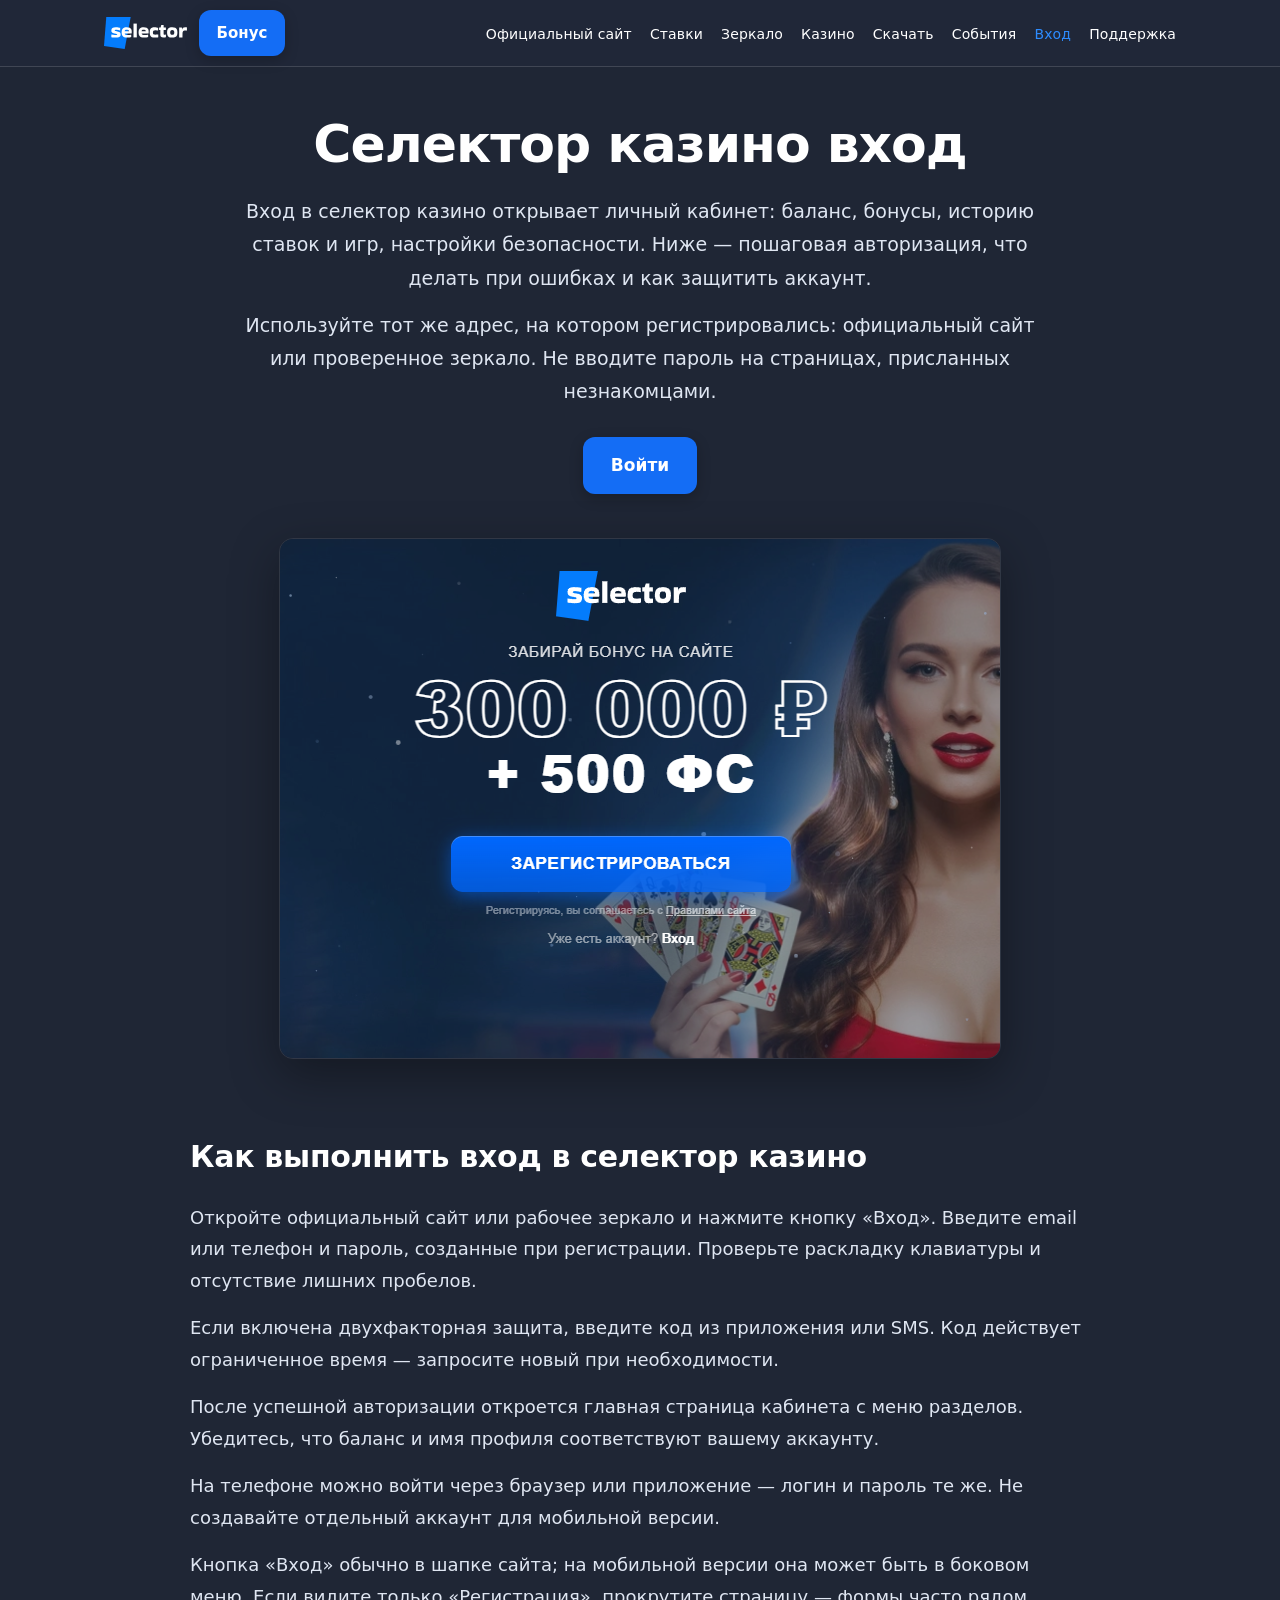
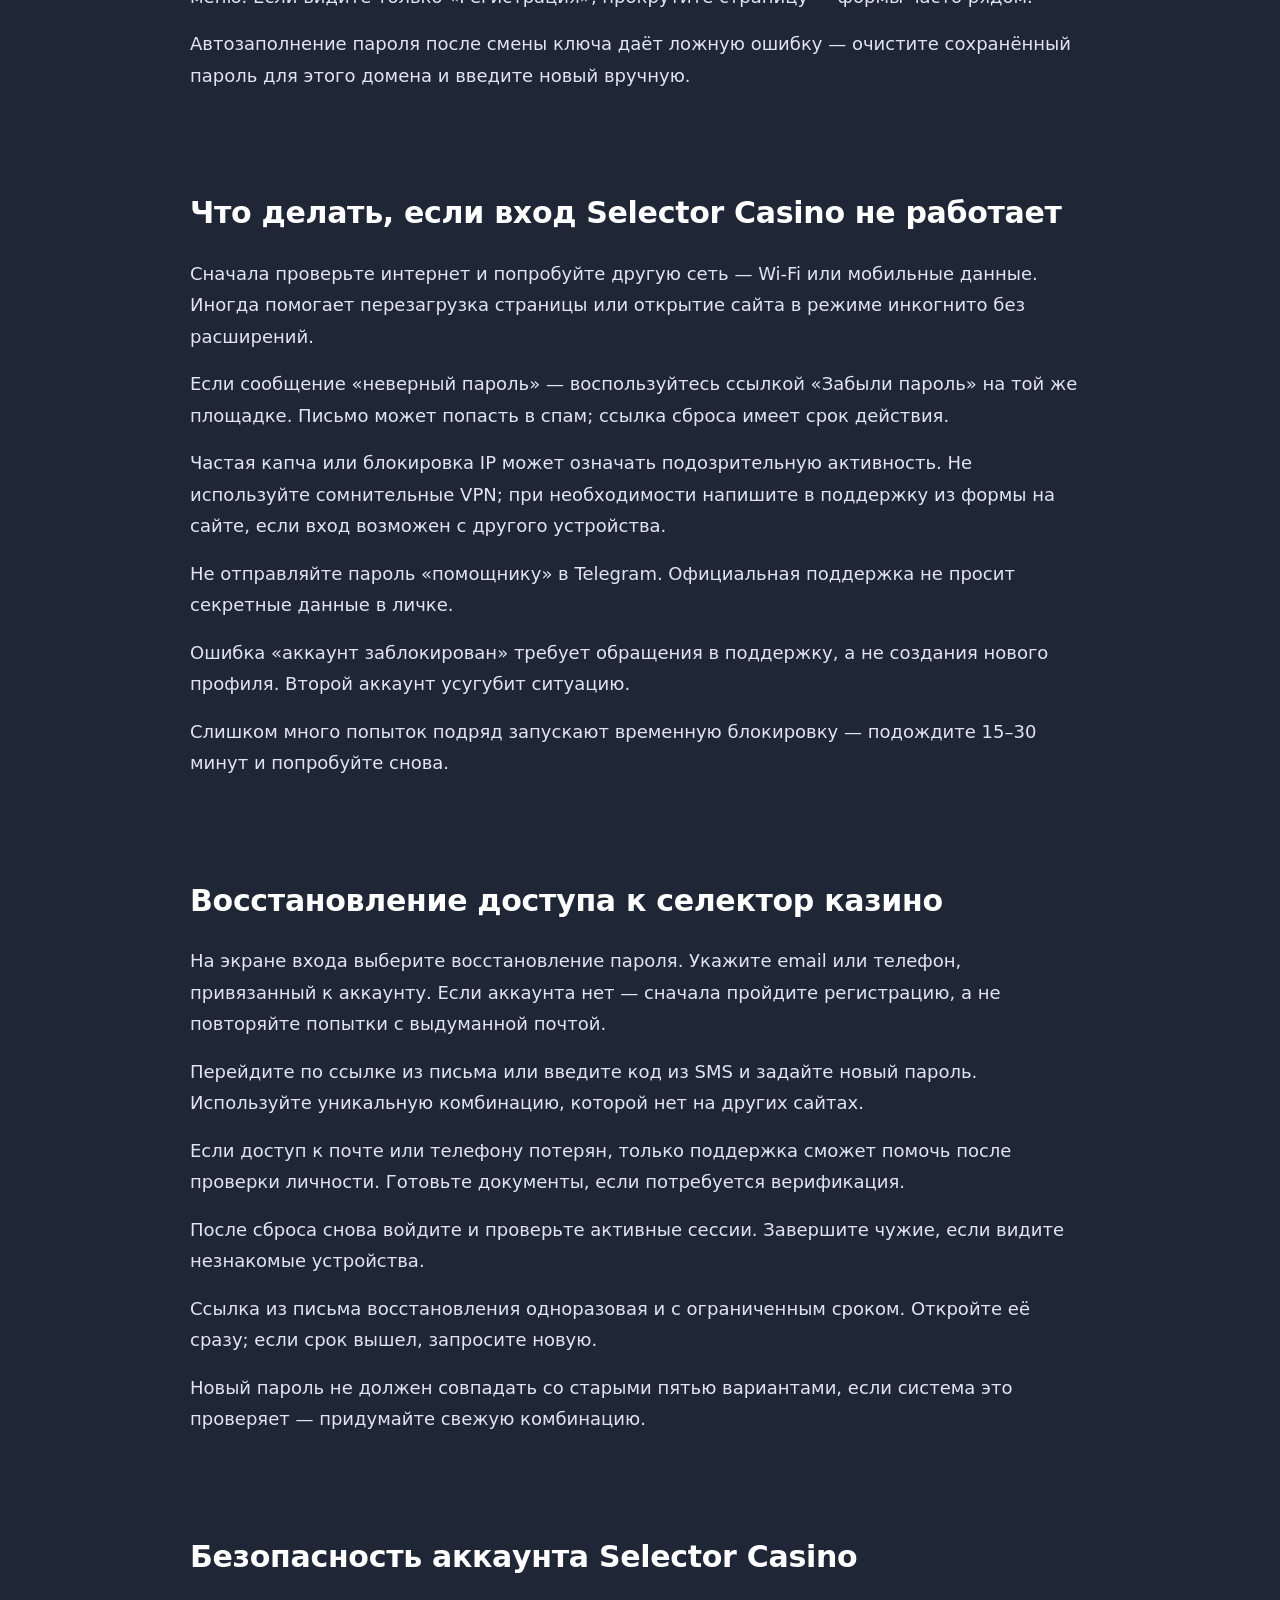
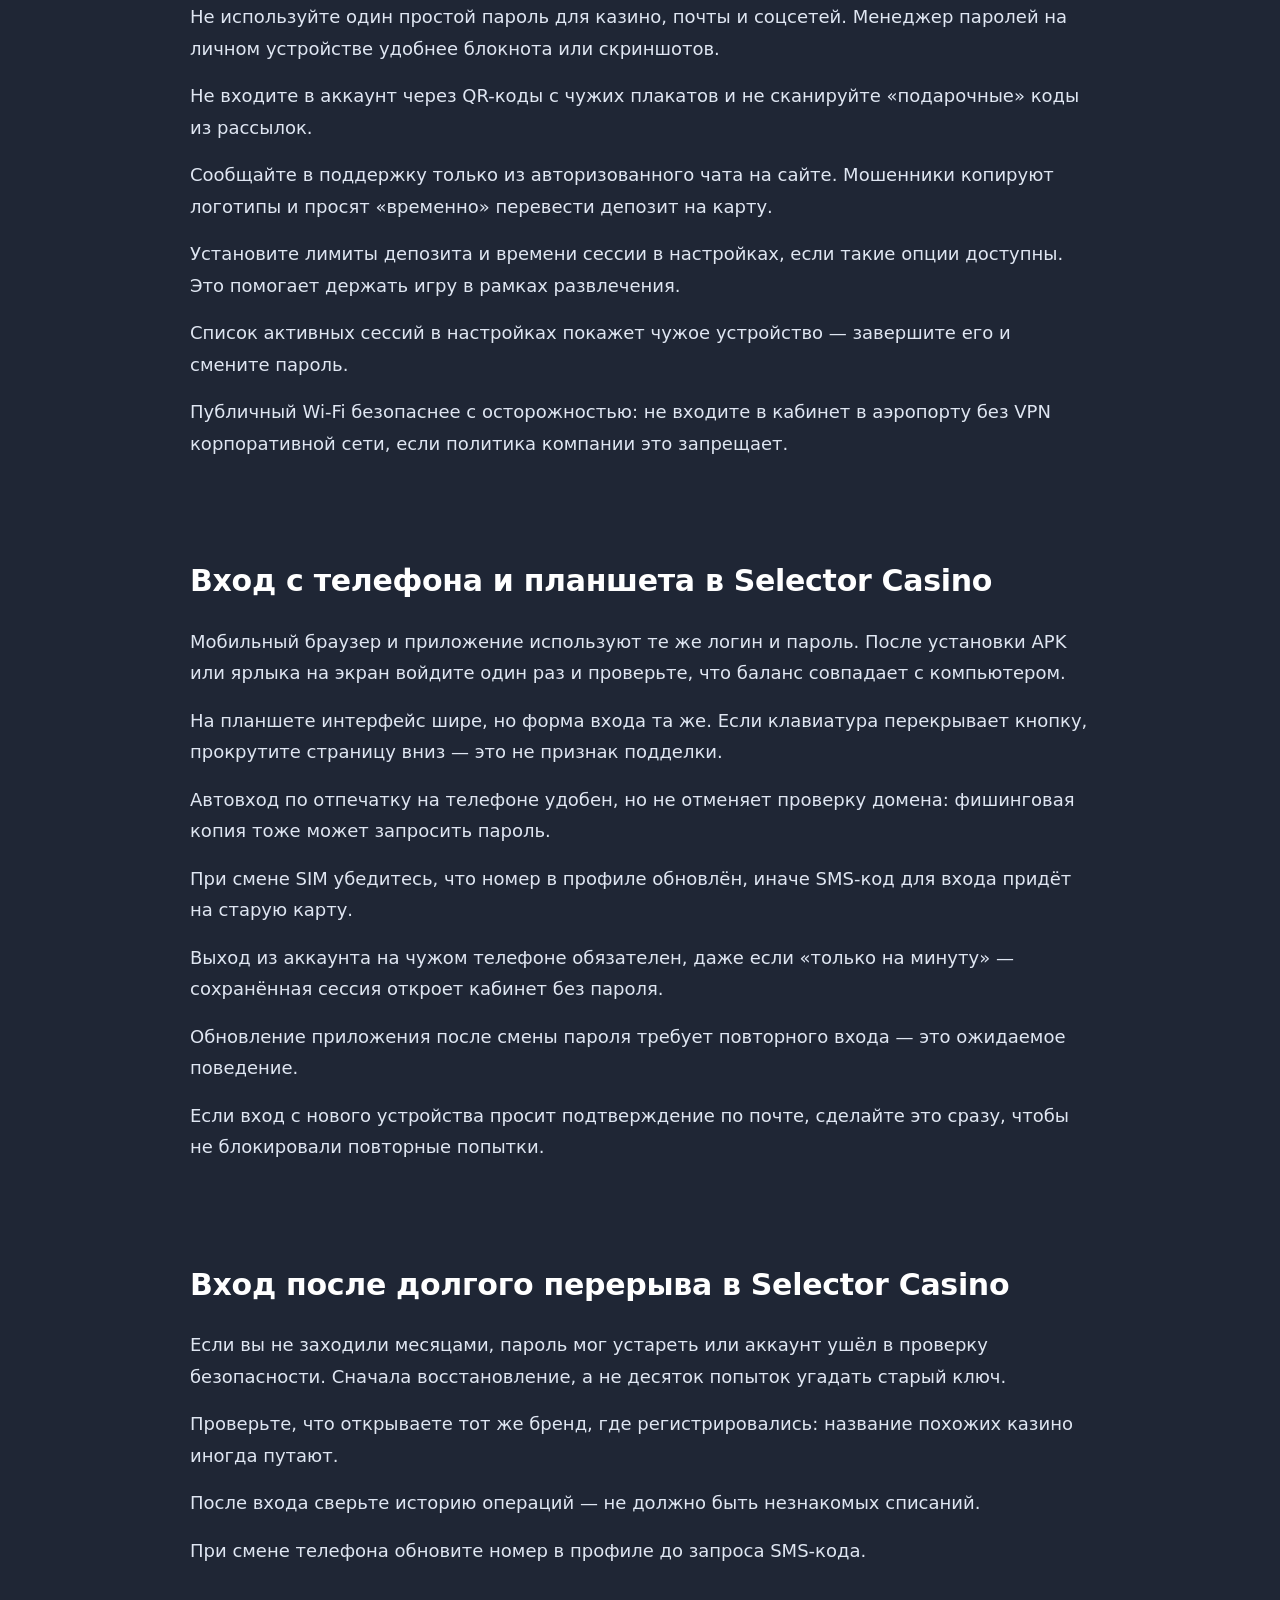
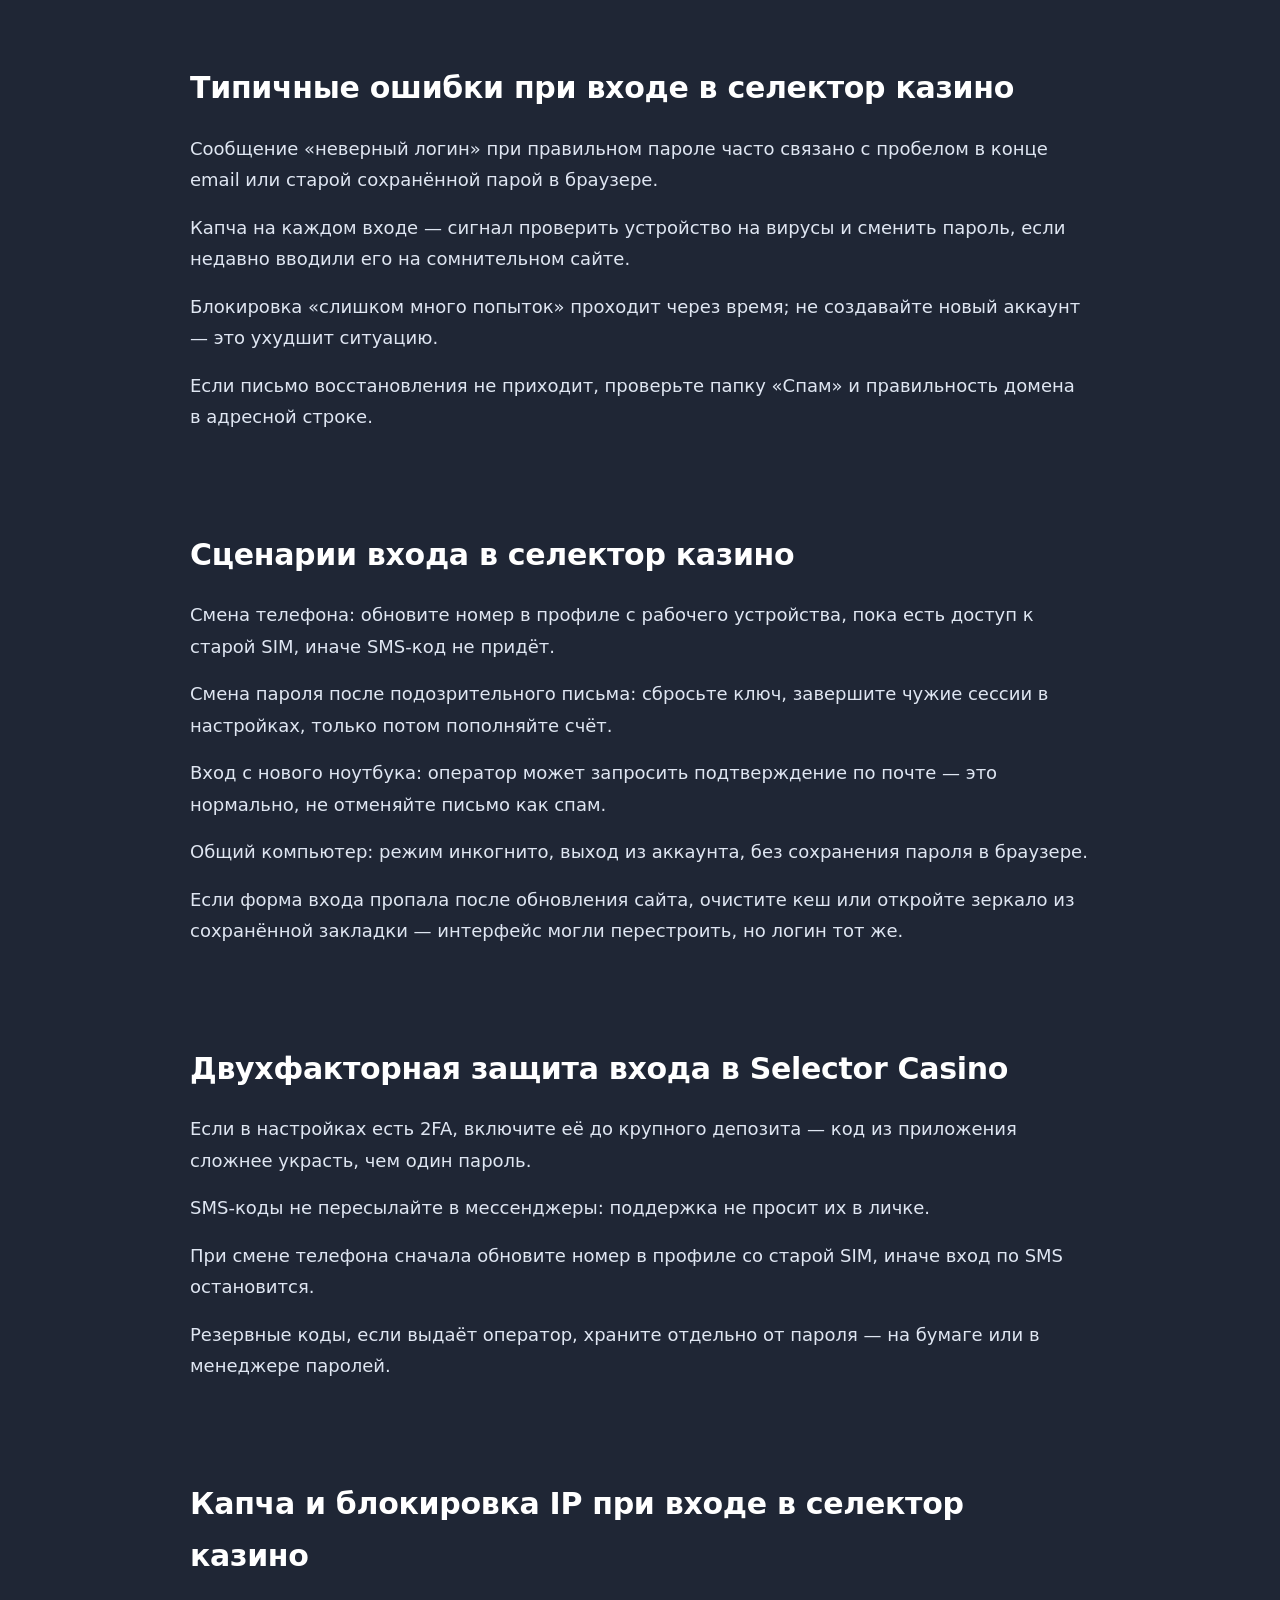
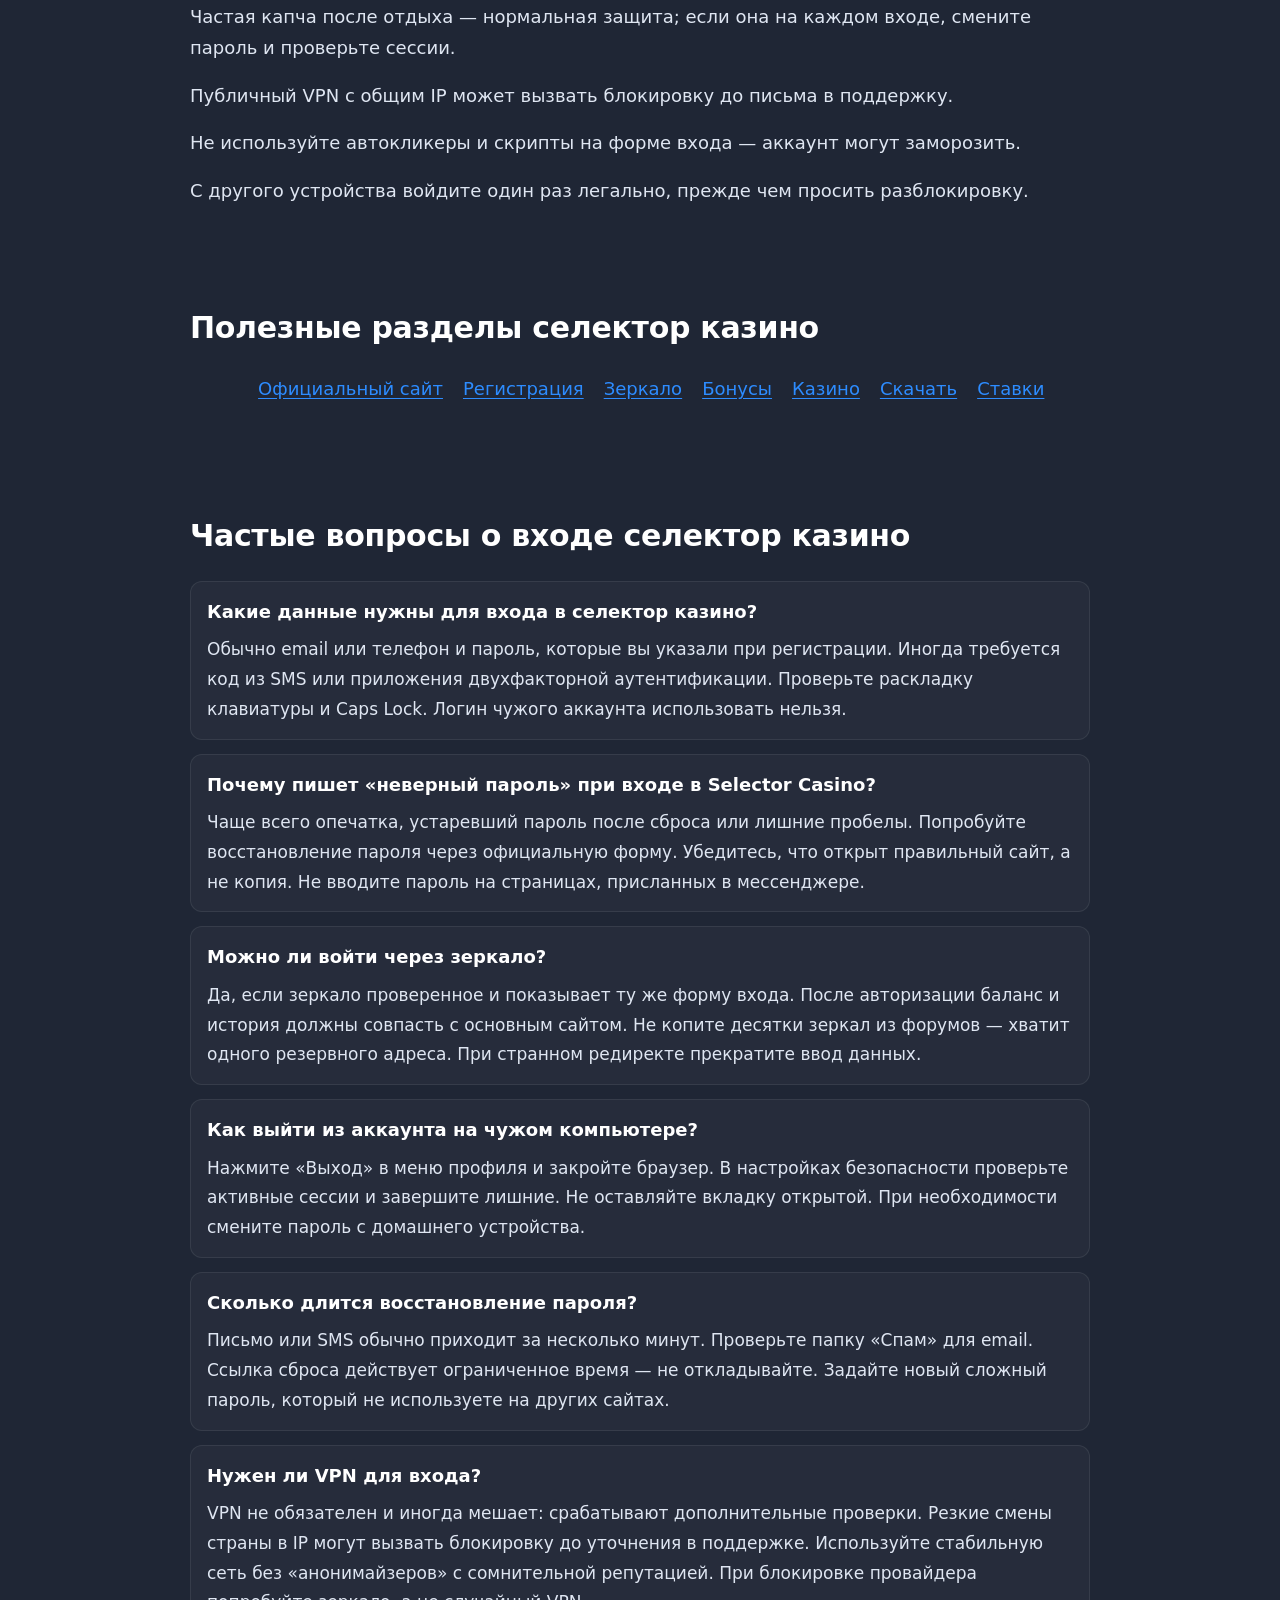
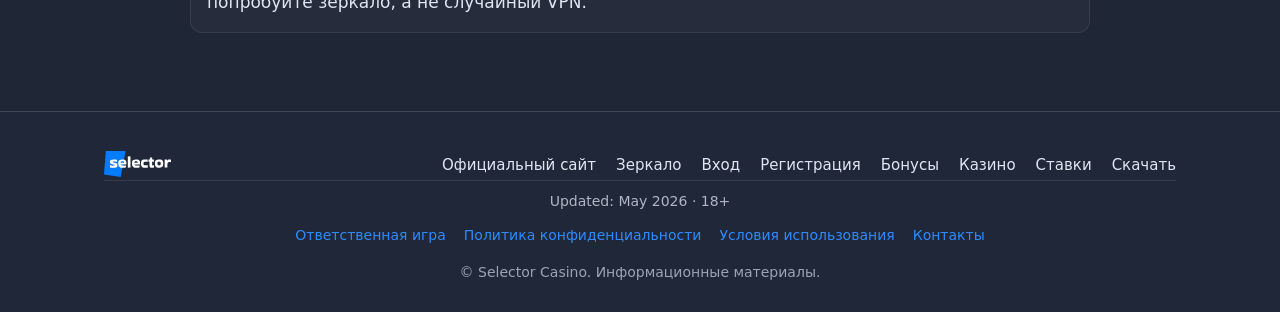
<file: login.html>
<!DOCTYPE html>
<html lang="ru">
<head>
  <meta charset="UTF-8">
  <meta name="viewport" content="width=device-width, initial-scale=1.0">
  <meta name="robots" content="index, follow, max-image-preview:large">
  <title>Селектор казино вход — как войти в аккаунт</title>
  <meta name="description" content="Вход в селектор казино и личный кабинет Selector Casino: пошаговая авторизация, восстановление пароля и типовые ошибки входа.">
  <link rel="canonical" href="https://selector-casino.vercel.app/login/">
  <meta property="og:type" content="website">
  <meta property="og:url" content="https://selector-casino.vercel.app/login/">
  <meta property="og:title" content="Селектор казино вход — как войти в аккаунт">
  <meta property="og:description" content="Вход в селектор казино и личный кабинет Selector Casino: пошаговая авторизация, восстановление пароля и типовые ошибки входа.">
  <meta property="og:image" content="https://selector-casino.vercel.app/assets/img/selector-banner.png">
  <meta property="og:locale" content="ru_RU">
  <meta name="twitter:card" content="summary_large_image">
  <meta name="twitter:title" content="Селектор казино вход — как войти в аккаунт">
  <meta name="twitter:description" content="Вход в селектор казино и личный кабинет Selector Casino: пошаговая авторизация, восстановление пароля и типовые ошибки входа.">
  <meta name="twitter:image" content="https://selector-casino.vercel.app/assets/img/selector-banner.png">
  <meta name="theme-color" content="#1f2937">
  <link rel="icon" href="/favicon.ico?v=2" sizes="any">
  <link rel="icon" type="image/png" sizes="32x32" href="/favicon-32x32.png?v=2">
  <link rel="icon" type="image/png" sizes="16x16" href="/favicon-16x16.png?v=2">
  <link rel="apple-touch-icon" href="/apple-touch-icon.png?v=2">
  <link rel="manifest" href="/site.webmanifest">
  <link rel="preload" as="image" href="/assets/img/selector-banner.png" fetchpriority="high">
  <link rel="stylesheet" href="/style.css">
<script type="application/ld+json">
{
  "@context": "https://schema.org",
  "@graph": [
    {
      "@type": "Organization",
      "@id": "https://selector-casino.vercel.app/#organization",
      "name": "Selector Casino",
      "url": "https://selector-casino.vercel.app/",
      "logo": {
        "@type": "ImageObject",
        "url": "https://selector-casino.vercel.app/assets/img/logo.svg"
      }
    },
    {
      "@type": "WebSite",
      "@id": "https://selector-casino.vercel.app/#website",
      "url": "https://selector-casino.vercel.app/",
      "name": "Selector Casino",
      "publisher": {
        "@id": "https://selector-casino.vercel.app/#organization"
      },
      "inLanguage": "ru-RU"
    },
    {
      "@type": "WebPage",
      "@id": "https://selector-casino.vercel.app/login/#webpage",
      "url": "https://selector-casino.vercel.app/login/",
      "name": "Селектор казино вход — как войти в аккаунт",
      "description": "Вход в селектор казино и личный кабинет Selector Casino: пошаговая авторизация, восстановление пароля и типовые ошибки входа.",
      "isPartOf": {
        "@id": "https://selector-casino.vercel.app/#website"
      },
      "inLanguage": "ru-RU"
    },
    {
      "@type": "BreadcrumbList",
      "@id": "https://selector-casino.vercel.app/login/#breadcrumb",
      "itemListElement": [
        {
          "@type": "ListItem",
          "position": 1,
          "name": "Главная",
          "item": "https://selector-casino.vercel.app/"
        },
        {
          "@type": "ListItem",
          "position": 2,
          "name": "Вход",
          "item": "https://selector-casino.vercel.app/login/"
        }
      ]
    },
    {
      "@type": "Article",
      "@id": "https://selector-casino.vercel.app/login/#article",
      "headline": "Селектор казино вход",
      "description": "Вход в селектор казино и личный кабинет Selector Casino: пошаговая авторизация, восстановление пароля и типовые ошибки входа.",
      "author": {
        "@id": "https://selector-casino.vercel.app/#organization"
      },
      "publisher": {
        "@id": "https://selector-casino.vercel.app/#organization"
      },
      "datePublished": "2026-05-17",
      "dateModified": "2026-05-17",
      "inLanguage": "ru-RU",
      "mainEntityOfPage": {
        "@id": "https://selector-casino.vercel.app/login/#webpage"
      }
    },
    {
      "@type": "FAQPage",
      "@id": "https://selector-casino.vercel.app/login/#faq",
      "mainEntity": [
        {
          "@type": "Question",
          "name": "Какие данные нужны для входа в селектор казино?",
          "acceptedAnswer": {
            "@type": "Answer",
            "text": "Обычно email или телефон и пароль, которые вы указали при регистрации. Иногда требуется код из SMS или приложения двухфакторной аутентификации. Проверьте раскладку клавиатуры и Caps Lock. Логин чужого аккаунта использовать нельзя."
          }
        },
        {
          "@type": "Question",
          "name": "Почему пишет «неверный пароль» при входе в Selector Casino?",
          "acceptedAnswer": {
            "@type": "Answer",
            "text": "Чаще всего опечатка, устаревший пароль после сброса или лишние пробелы. Попробуйте восстановление пароля через официальную форму. Убедитесь, что открыт правильный сайт, а не копия. Не вводите пароль на страницах, присланных в мессенджере."
          }
        },
        {
          "@type": "Question",
          "name": "Можно ли войти через зеркало?",
          "acceptedAnswer": {
            "@type": "Answer",
            "text": "Да, если зеркало проверенное и показывает ту же форму входа. После авторизации баланс и история должны совпасть с основным сайтом. Не копите десятки зеркал из форумов — хватит одного резервного адреса. При странном редиректе прекратите ввод данных."
          }
        },
        {
          "@type": "Question",
          "name": "Как выйти из аккаунта на чужом компьютере?",
          "acceptedAnswer": {
            "@type": "Answer",
            "text": "Нажмите «Выход» в меню профиля и закройте браузер. В настройках безопасности проверьте активные сессии и завершите лишние. Не оставляйте вкладку открытой. При необходимости смените пароль с домашнего устройства."
          }
        },
        {
          "@type": "Question",
          "name": "Сколько длится восстановление пароля?",
          "acceptedAnswer": {
            "@type": "Answer",
            "text": "Письмо или SMS обычно приходит за несколько минут. Проверьте папку «Спам» для email. Ссылка сброса действует ограниченное время — не откладывайте. Задайте новый сложный пароль, который не используете на других сайтах."
          }
        },
        {
          "@type": "Question",
          "name": "Нужен ли VPN для входа?",
          "acceptedAnswer": {
            "@type": "Answer",
            "text": "VPN не обязателен и иногда мешает: срабатывают дополнительные проверки. Резкие смены страны в IP могут вызвать блокировку до уточнения в поддержке. Используйте стабильную сеть без «анонимайзеров» с сомнительной репутацией. При блокировке провайдера попробуйте зеркало, а не случайный VPN."
          }
        }
      ]
    }
  ]
}
</script>
</head>
<body>
  <header class="site-header">
    <div class="container">
      <div class="header-bar">
        <div class="header-left">
          <a class="logo" href="/"><img src="/assets/img/logo.svg" width="934" height="362" alt="Selector Casino — логотип"></a>
          <a class="btn btn--bonus-header" href="https://pdlinktwentythree.xyz/click/6a15956c6bcc635a2e6f8cc4/4834/16773/subaccount" rel="nofollow sponsored noopener" target="_blank">Бонус</a>
        </div>
        <nav class="nav-desktop" aria-label="Основное меню">
          <ul>
            <li><a href="/official-site/">Официальный сайт</a></li>
            <li><a href="/bets/">Ставки</a></li>
            <li><a href="/zerkalo/">Зеркало</a></li>
            <li><a href="/casino/">Казино</a></li>
            <li><a href="/download/">Скачать</a></li>
            <li><a href="/#sobytiya">События</a></li>
            <li><a href="/login/" aria-current="page">Вход</a></li>
            <li><a href="/#podderzhka">Поддержка</a></li>
          </ul>
        </nav>
        <button type="button" class="burger" aria-controls="mobile-nav" aria-expanded="false" aria-label="Открыть меню">
          <span class="burger-lines" aria-hidden="true"></span>
        </button>
      </div>
      <nav id="mobile-nav" class="nav-mobile-panel" hidden aria-label="Мобильное меню">
        <ul>
          <li class="nav-mobile-only"><a href="/">Главная</a></li>
          <li><a href="/official-site/">Официальный сайт</a></li>
          <li><a href="/bets/">Ставки</a></li>
          <li><a href="/zerkalo/">Зеркало</a></li>
          <li><a href="/casino/">Казино</a></li>
          <li><a href="/download/">Скачать</a></li>
          <li><a href="/#sobytiya">События</a></li>
          <li><a href="/login/" aria-current="page">Вход</a></li>
          <li><a href="/#podderzhka">Поддержка</a></li>
          <li><a href="/registration/">Регистрация</a></li>
          <li><a href="/bonus/">Бонусы</a></li>
        </ul>
      </nav>
    </div>
  </header>
  <main>
    <section class="hero">
      <div class="container">
        <h1>Селектор казино вход</h1>
        <div class="hero-lead">
          <p>Вход в селектор казино открывает личный кабинет: баланс, бонусы, историю ставок и игр, настройки безопасности. Ниже — пошаговая авторизация, что делать при ошибках и как защитить аккаунт.</p>
          <p>Используйте тот же адрес, на котором регистрировались: официальный сайт или проверенное зеркало. Не вводите пароль на страницах, присланных незнакомцами.</p>
        </div>
        <div class="hero-actions">
          <a class="btn btn--cta" href="https://pdlinktwentythree.xyz/click/6a15956c6bcc635a2e6f8cc4/4834/16773/subaccount" rel="nofollow sponsored noopener" target="_blank">Войти</a>
          <a class="hero-banner" href="https://pdlinktwentythree.xyz/click/6a15956c6bcc635a2e6f8cc4/4834/16773/subaccount" rel="nofollow sponsored noopener" target="_blank">
            <img src="/assets/img/selector-banner.png" width="1200" height="400" alt="Селектор казино вход в аккаунт" loading="eager" fetchpriority="high" decoding="async">
          </a>
        </div>
      </div>
    </section>
    <section class="section-block">
      <div class="container">
        <h2>Как выполнить вход в селектор казино</h2>
        <p>Откройте официальный сайт или рабочее зеркало и нажмите кнопку «Вход». Введите email или телефон и пароль, созданные при регистрации. Проверьте раскладку клавиатуры и отсутствие лишних пробелов.</p>
        <p>Если включена двухфакторная защита, введите код из приложения или SMS. Код действует ограниченное время — запросите новый при необходимости.</p>
        <p>После успешной авторизации откроется главная страница кабинета с меню разделов. Убедитесь, что баланс и имя профиля соответствуют вашему аккаунту.</p>
        <p>На телефоне можно войти через браузер или приложение — логин и пароль те же. Не создавайте отдельный аккаунт для мобильной версии.</p>
        <p>Кнопка «Вход» обычно в шапке сайта; на мобильной версии она может быть в боковом меню. Если видите только «Регистрация», прокрутите страницу — формы часто рядом.</p>
        <p>Автозаполнение пароля после смены ключа даёт ложную ошибку — очистите сохранённый пароль для этого домена и введите новый вручную.</p>

      </div>
    </section>
    <section class="section-block">
      <div class="container">
        <h2>Что делать, если вход Selector Casino не работает</h2>
        <p>Сначала проверьте интернет и попробуйте другую сеть — Wi‑Fi или мобильные данные. Иногда помогает перезагрузка страницы или открытие сайта в режиме инкогнито без расширений.</p>
        <p>Если сообщение «неверный пароль» — воспользуйтесь ссылкой «Забыли пароль» на той же площадке. Письмо может попасть в спам; ссылка сброса имеет срок действия.</p>
        <p>Частая капча или блокировка IP может означать подозрительную активность. Не используйте сомнительные VPN; при необходимости напишите в поддержку из формы на сайте, если вход возможен с другого устройства.</p>
        <p>Не отправляйте пароль «помощнику» в Telegram. Официальная поддержка не просит секретные данные в личке.</p>
        <p>Ошибка «аккаунт заблокирован» требует обращения в поддержку, а не создания нового профиля. Второй аккаунт усугубит ситуацию.</p>
        <p>Слишком много попыток подряд запускают временную блокировку — подождите 15–30 минут и попробуйте снова.</p>

      </div>
    </section>
    <section class="section-block">
      <div class="container">
        <h2>Восстановление доступа к селектор казино</h2>
        <p>На экране входа выберите восстановление пароля. Укажите email или телефон, привязанный к аккаунту. Если аккаунта нет — сначала пройдите регистрацию, а не повторяйте попытки с выдуманной почтой.</p>
        <p>Перейдите по ссылке из письма или введите код из SMS и задайте новый пароль. Используйте уникальную комбинацию, которой нет на других сайтах.</p>
        <p>Если доступ к почте или телефону потерян, только поддержка сможет помочь после проверки личности. Готовьте документы, если потребуется верификация.</p>
        <p>После сброса снова войдите и проверьте активные сессии. Завершите чужие, если видите незнакомые устройства.</p>
        <p>Ссылка из письма восстановления одноразовая и с ограниченным сроком. Откройте её сразу; если срок вышел, запросите новую.</p>
        <p>Новый пароль не должен совпадать со старыми пятью вариантами, если система это проверяет — придумайте свежую комбинацию.</p>

      </div>
    </section>
    <section class="section-block">
      <div class="container">
        <h2>Безопасность аккаунта Selector Casino</h2>
        <p>Не используйте один простой пароль для казино, почты и соцсетей. Менеджер паролей на личном устройстве удобнее блокнота или скриншотов.</p>
        <p>Не входите в аккаунт через QR-коды с чужих плакатов и не сканируйте «подарочные» коды из рассылок.</p>
        <p>Сообщайте в поддержку только из авторизованного чата на сайте. Мошенники копируют логотипы и просят «временно» перевести депозит на карту.</p>
        <p>Установите лимиты депозита и времени сессии в настройках, если такие опции доступны. Это помогает держать игру в рамках развлечения.</p>
        <p>Список активных сессий в настройках покажет чужое устройство — завершите его и смените пароль.</p>
        <p>Публичный Wi‑Fi безопаснее с осторожностью: не входите в кабинет в аэропорту без VPN корпоративной сети, если политика компании это запрещает.</p>

      </div>
    </section>
    <section class="section-block">
      <div class="container">
        <h2>Вход с телефона и планшета в Selector Casino</h2>
        <p>Мобильный браузер и приложение используют те же логин и пароль. После установки APK или ярлыка на экран войдите один раз и проверьте, что баланс совпадает с компьютером.</p>
        <p>На планшете интерфейс шире, но форма входа та же. Если клавиатура перекрывает кнопку, прокрутите страницу вниз — это не признак подделки.</p>
        <p>Автовход по отпечатку на телефоне удобен, но не отменяет проверку домена: фишинговая копия тоже может запросить пароль.</p>
        <p>При смене SIM убедитесь, что номер в профиле обновлён, иначе SMS-код для входа придёт на старую карту.</p>
        <p>Выход из аккаунта на чужом телефоне обязателен, даже если «только на минуту» — сохранённая сессия откроет кабинет без пароля.</p>
        <p>Обновление приложения после смены пароля требует повторного входа — это ожидаемое поведение.</p>
        <p>Если вход с нового устройства просит подтверждение по почте, сделайте это сразу, чтобы не блокировали повторные попытки.</p>

      </div>
    </section>
    <section class="section-block">
      <div class="container">
        <h2>Вход после долгого перерыва в Selector Casino</h2>
        <p>Если вы не заходили месяцами, пароль мог устареть или аккаунт ушёл в проверку безопасности. Сначала восстановление, а не десяток попыток угадать старый ключ.</p>
        <p>Проверьте, что открываете тот же бренд, где регистрировались: название похожих казино иногда путают.</p>
        <p>После входа сверьте историю операций — не должно быть незнакомых списаний.</p>
        <p>При смене телефона обновите номер в профиле до запроса SMS-кода.</p>

      </div>
    </section>
    <section class="section-block">
      <div class="container">
        <h2>Типичные ошибки при входе в селектор казино</h2>
        <p>Сообщение «неверный логин» при правильном пароле часто связано с пробелом в конце email или старой сохранённой парой в браузере.</p>
        <p>Капча на каждом входе — сигнал проверить устройство на вирусы и сменить пароль, если недавно вводили его на сомнительном сайте.</p>
        <p>Блокировка «слишком много попыток» проходит через время; не создавайте новый аккаунт — это ухудшит ситуацию.</p>
        <p>Если письмо восстановления не приходит, проверьте папку «Спам» и правильность домена в адресной строке.</p>

      </div>
    </section>
    <section class="section-block">
      <div class="container">
        <h2>Сценарии входа в селектор казино</h2>
        <p>Смена телефона: обновите номер в профиле с рабочего устройства, пока есть доступ к старой SIM, иначе SMS-код не придёт.</p>
        <p>Смена пароля после подозрительного письма: сбросьте ключ, завершите чужие сессии в настройках, только потом пополняйте счёт.</p>
        <p>Вход с нового ноутбука: оператор может запросить подтверждение по почте — это нормально, не отменяйте письмо как спам.</p>
        <p>Общий компьютер: режим инкогнито, выход из аккаунта, без сохранения пароля в браузере.</p>
        <p>Если форма входа пропала после обновления сайта, очистите кеш или откройте зеркало из сохранённой закладки — интерфейс могли перестроить, но логин тот же.</p>

      </div>
    </section>
    <section class="section-block">
      <div class="container">
        <h2>Двухфакторная защита входа в Selector Casino</h2>
        <p>Если в настройках есть 2FA, включите её до крупного депозита — код из приложения сложнее украсть, чем один пароль.</p>
        <p>SMS-коды не пересылайте в мессенджеры: поддержка не просит их в личке.</p>
        <p>При смене телефона сначала обновите номер в профиле со старой SIM, иначе вход по SMS остановится.</p>
        <p>Резервные коды, если выдаёт оператор, храните отдельно от пароля — на бумаге или в менеджере паролей.</p>

      </div>
    </section>
    <section class="section-block">
      <div class="container">
        <h2>Капча и блокировка IP при входе в селектор казино</h2>
        <p>Частая капча после отдыха — нормальная защита; если она на каждом входе, смените пароль и проверьте сессии.</p>
        <p>Публичный VPN с общим IP может вызвать блокировку до письма в поддержку.</p>
        <p>Не используйте автокликеры и скрипты на форме входа — аккаунт могут заморозить.</p>
        <p>С другого устройства войдите один раз легально, прежде чем просить разблокировку.</p>

      </div>
    </section>
    <section class="section-block useful-links-block">
      <div class="container">
        <h2>Полезные разделы селектор казино</h2>
        <ul class="useful-links-list">
          <li><a href="/official-site/">Официальный сайт</a></li>
          <li><a href="/registration/">Регистрация</a></li>
          <li><a href="/zerkalo/">Зеркало</a></li>
          <li><a href="/bonus/">Бонусы</a></li>
          <li><a href="/casino/">Казино</a></li>
          <li><a href="/download/">Скачать</a></li>
          <li><a href="/bets/">Ставки</a></li>
        </ul>
      </div>
    </section>
    <section class="section-block" id="faq">
      <div class="container">
        <h2>Частые вопросы о входе селектор казино</h2>
        <div class="faq-item">
          <strong>Какие данные нужны для входа в селектор казино?</strong>
          <p>Обычно email или телефон и пароль, которые вы указали при регистрации. Иногда требуется код из SMS или приложения двухфакторной аутентификации. Проверьте раскладку клавиатуры и Caps Lock. Логин чужого аккаунта использовать нельзя.</p>
        </div>
        <div class="faq-item">
          <strong>Почему пишет «неверный пароль» при входе в Selector Casino?</strong>
          <p>Чаще всего опечатка, устаревший пароль после сброса или лишние пробелы. Попробуйте восстановление пароля через официальную форму. Убедитесь, что открыт правильный сайт, а не копия. Не вводите пароль на страницах, присланных в мессенджере.</p>
        </div>
        <div class="faq-item">
          <strong>Можно ли войти через зеркало?</strong>
          <p>Да, если зеркало проверенное и показывает ту же форму входа. После авторизации баланс и история должны совпасть с основным сайтом. Не копите десятки зеркал из форумов — хватит одного резервного адреса. При странном редиректе прекратите ввод данных.</p>
        </div>
        <div class="faq-item">
          <strong>Как выйти из аккаунта на чужом компьютере?</strong>
          <p>Нажмите «Выход» в меню профиля и закройте браузер. В настройках безопасности проверьте активные сессии и завершите лишние. Не оставляйте вкладку открытой. При необходимости смените пароль с домашнего устройства.</p>
        </div>
        <div class="faq-item">
          <strong>Сколько длится восстановление пароля?</strong>
          <p>Письмо или SMS обычно приходит за несколько минут. Проверьте папку «Спам» для email. Ссылка сброса действует ограниченное время — не откладывайте. Задайте новый сложный пароль, который не используете на других сайтах.</p>
        </div>
        <div class="faq-item">
          <strong>Нужен ли VPN для входа?</strong>
          <p>VPN не обязателен и иногда мешает: срабатывают дополнительные проверки. Резкие смены страны в IP могут вызвать блокировку до уточнения в поддержке. Используйте стабильную сеть без «анонимайзеров» с сомнительной репутацией. При блокировке провайдера попробуйте зеркало, а не случайный VPN.</p>
        </div>
      </div>
    </section>
  </main>
  <footer class="site-footer">
    <div class="container">
      <div class="footer-inner">
        <a class="footer-logo" href="/"><img src="/assets/img/logo.svg" width="934" height="362" alt="Selector Casino" loading="lazy"></a>
        <nav class="footer-nav" aria-label="Ссылки в подвале">
          <ul>
            <li><a href="/official-site/">Официальный сайт</a></li>
            <li><a href="/zerkalo/">Зеркало</a></li>
            <li><a href="/login/">Вход</a></li>
            <li><a href="/registration/">Регистрация</a></li>
            <li><a href="/bonus/">Бонусы</a></li>
            <li><a href="/casino/">Казино</a></li>
            <li><a href="/bets/">Ставки</a></li>
            <li><a href="/download/">Скачать</a></li>
          </ul>
        </nav>
      </div>
      <div class="trust-footer">
        <p class="trust-meta"><span>Updated: May 2026</span> · <span>18+</span></p>
        <nav class="trust-links" aria-label="Правовая информация">
          <a href="/responsible-gaming/">Ответственная игра</a>
          <a href="/privacy-policy/">Политика конфиденциальности</a>
          <a href="/terms/">Условия использования</a>
          <a href="/contacts/">Контакты</a>
        </nav>
        <p class="copyright">© Selector Casino. Информационные материалы.</p>
      </div>
    </div>
  </footer>
  <script src="/script.js" defer></script>
</body>
</html>
</file>
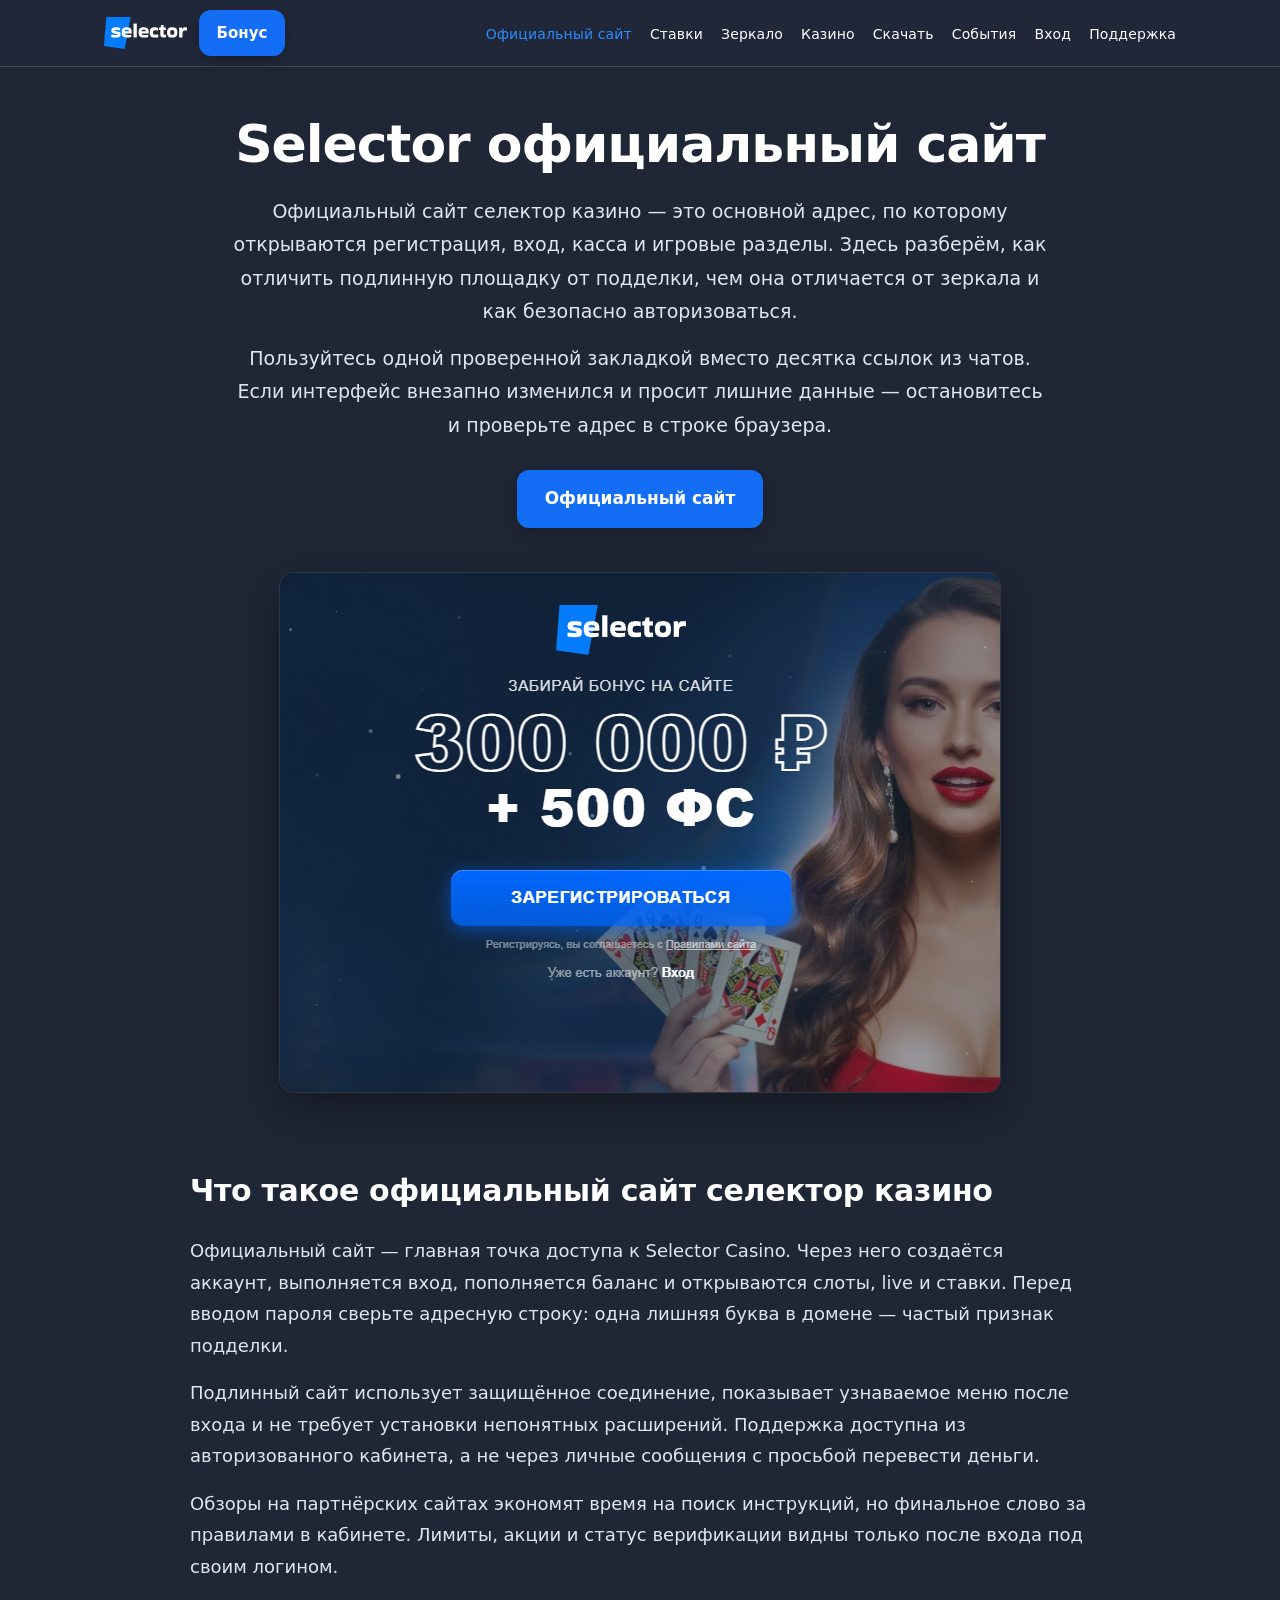
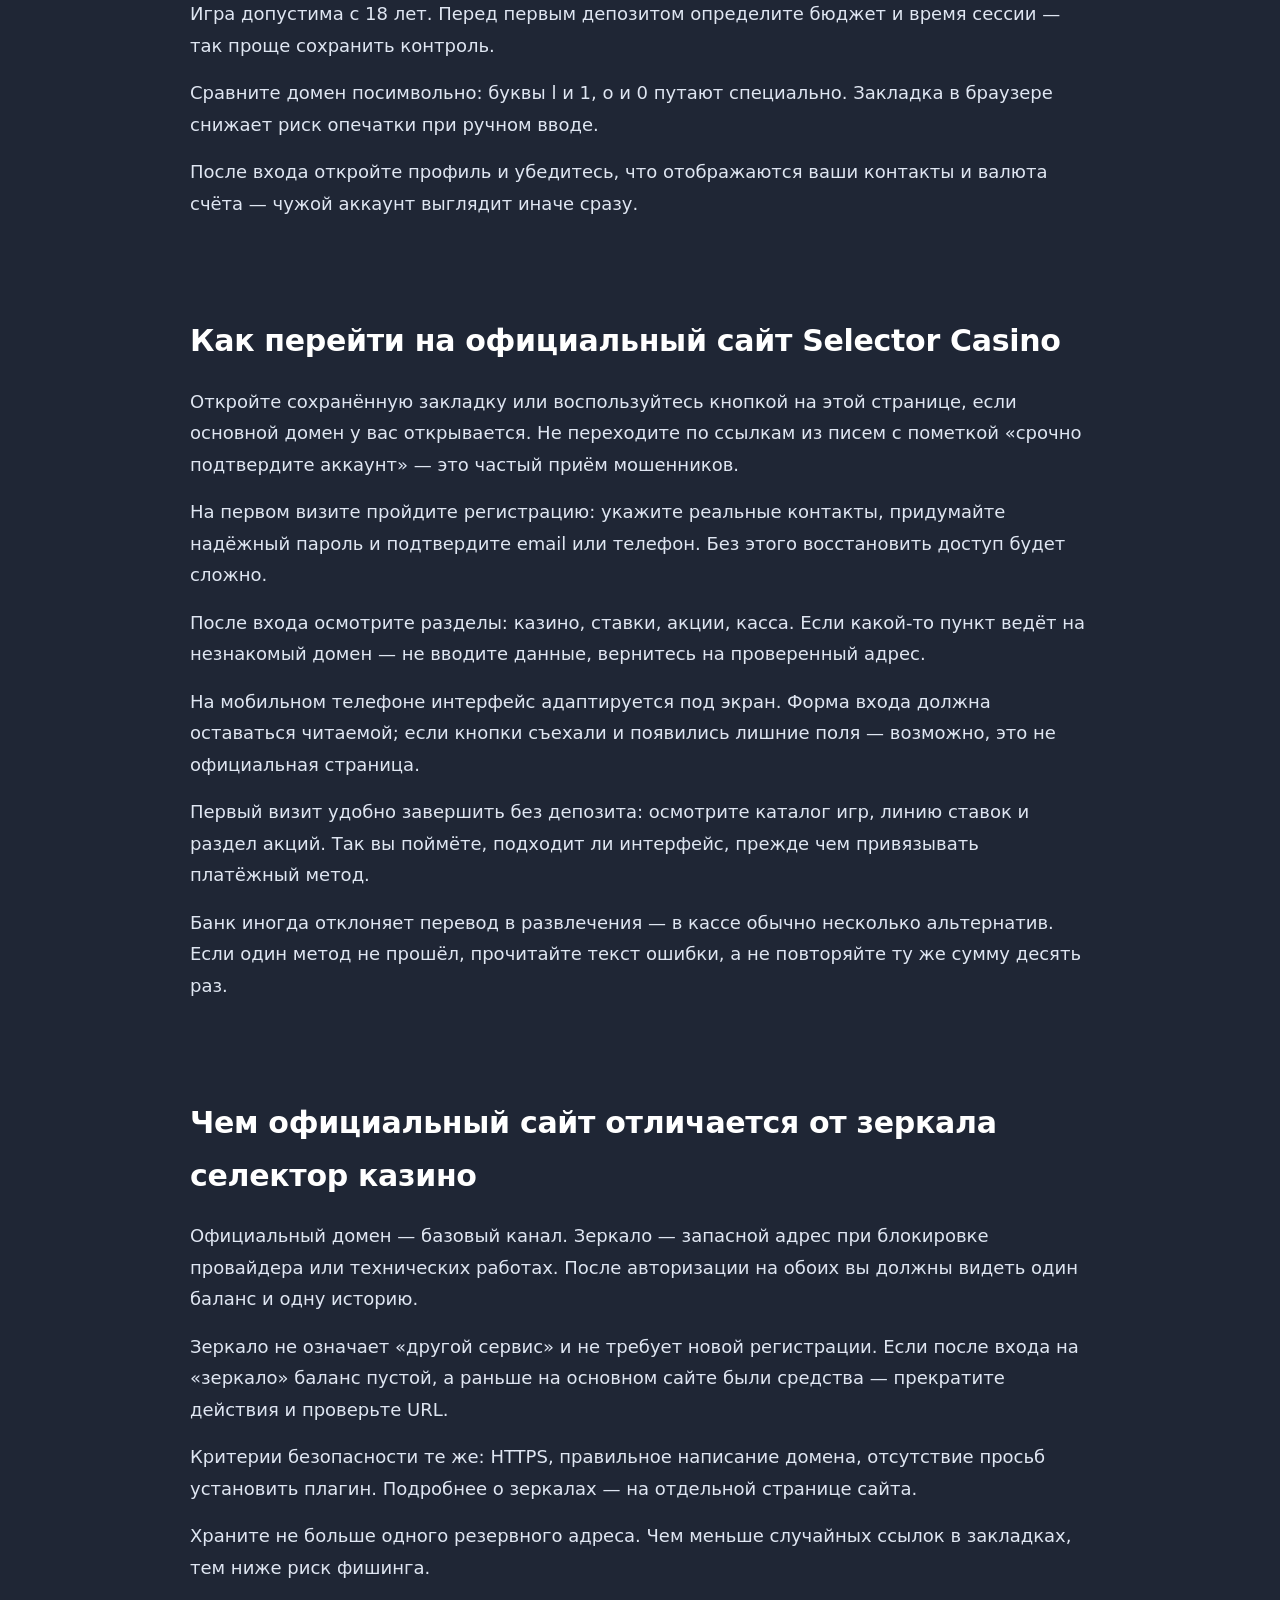
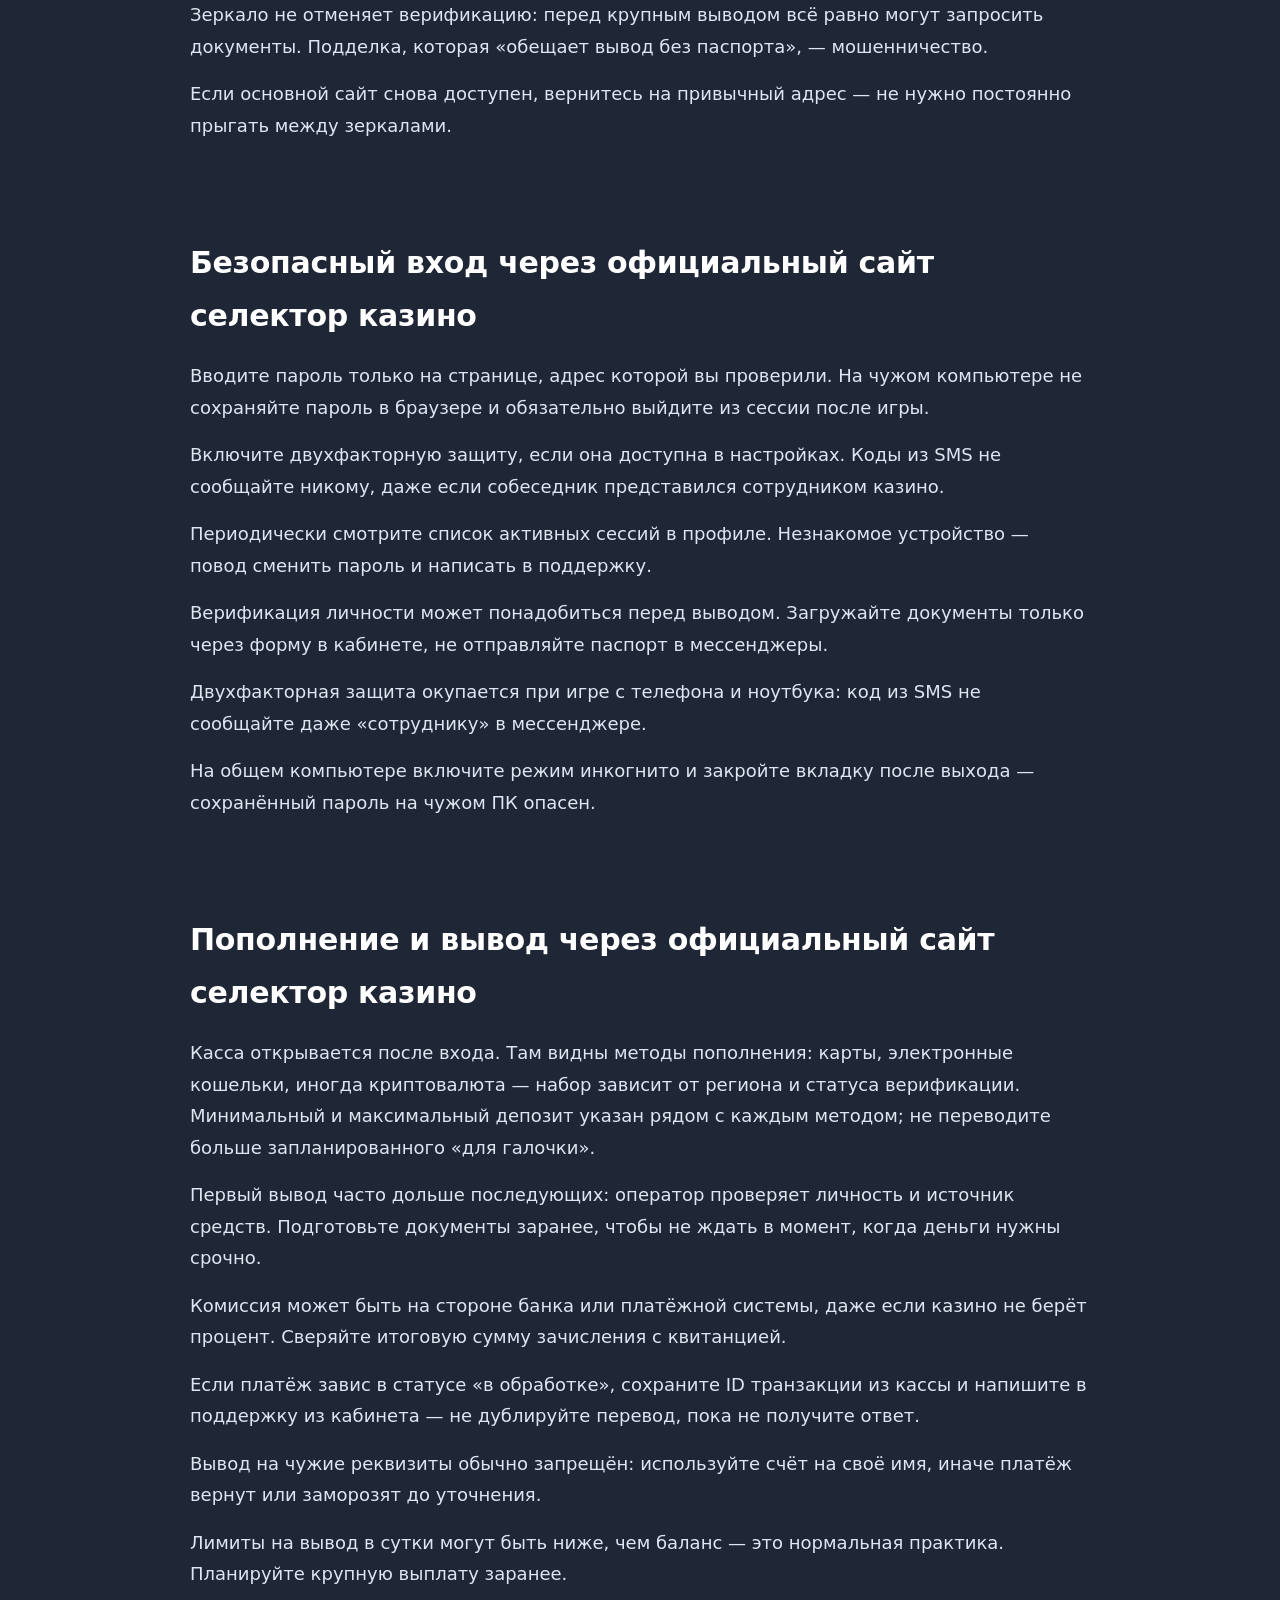
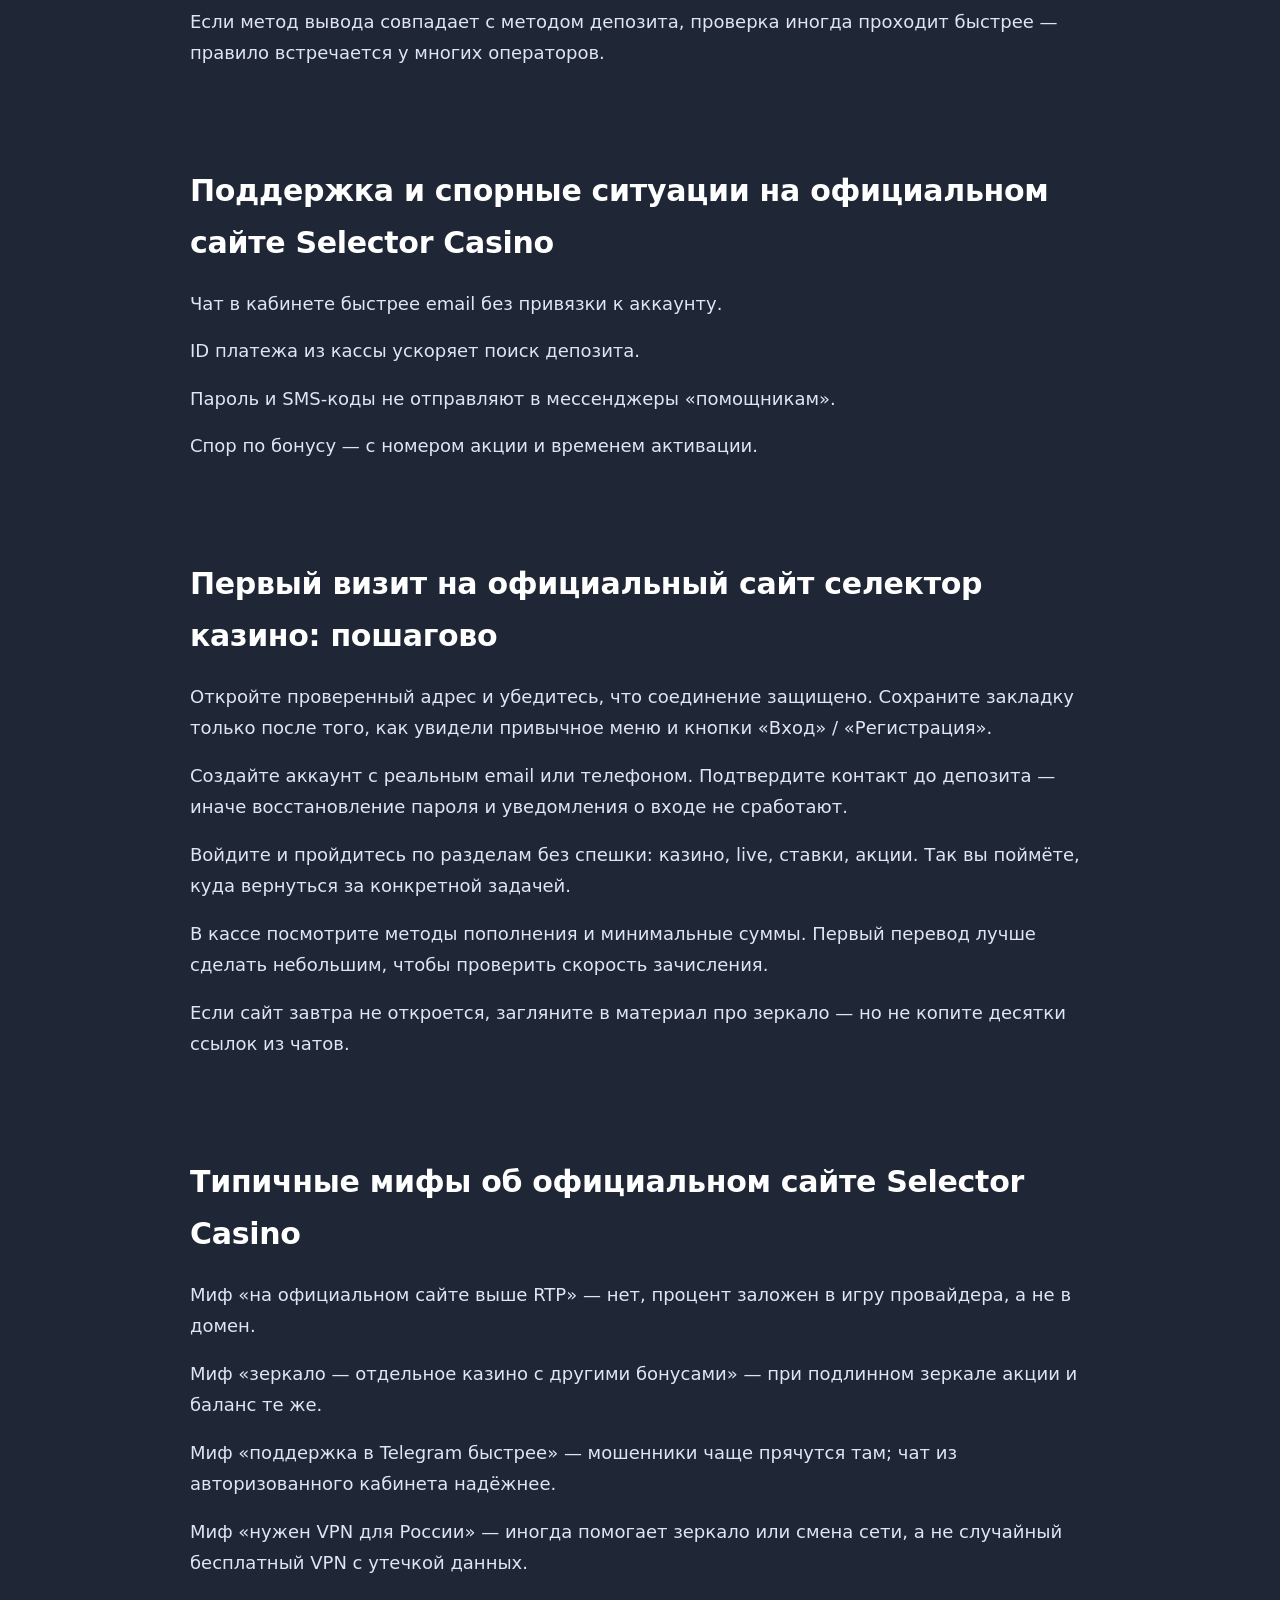
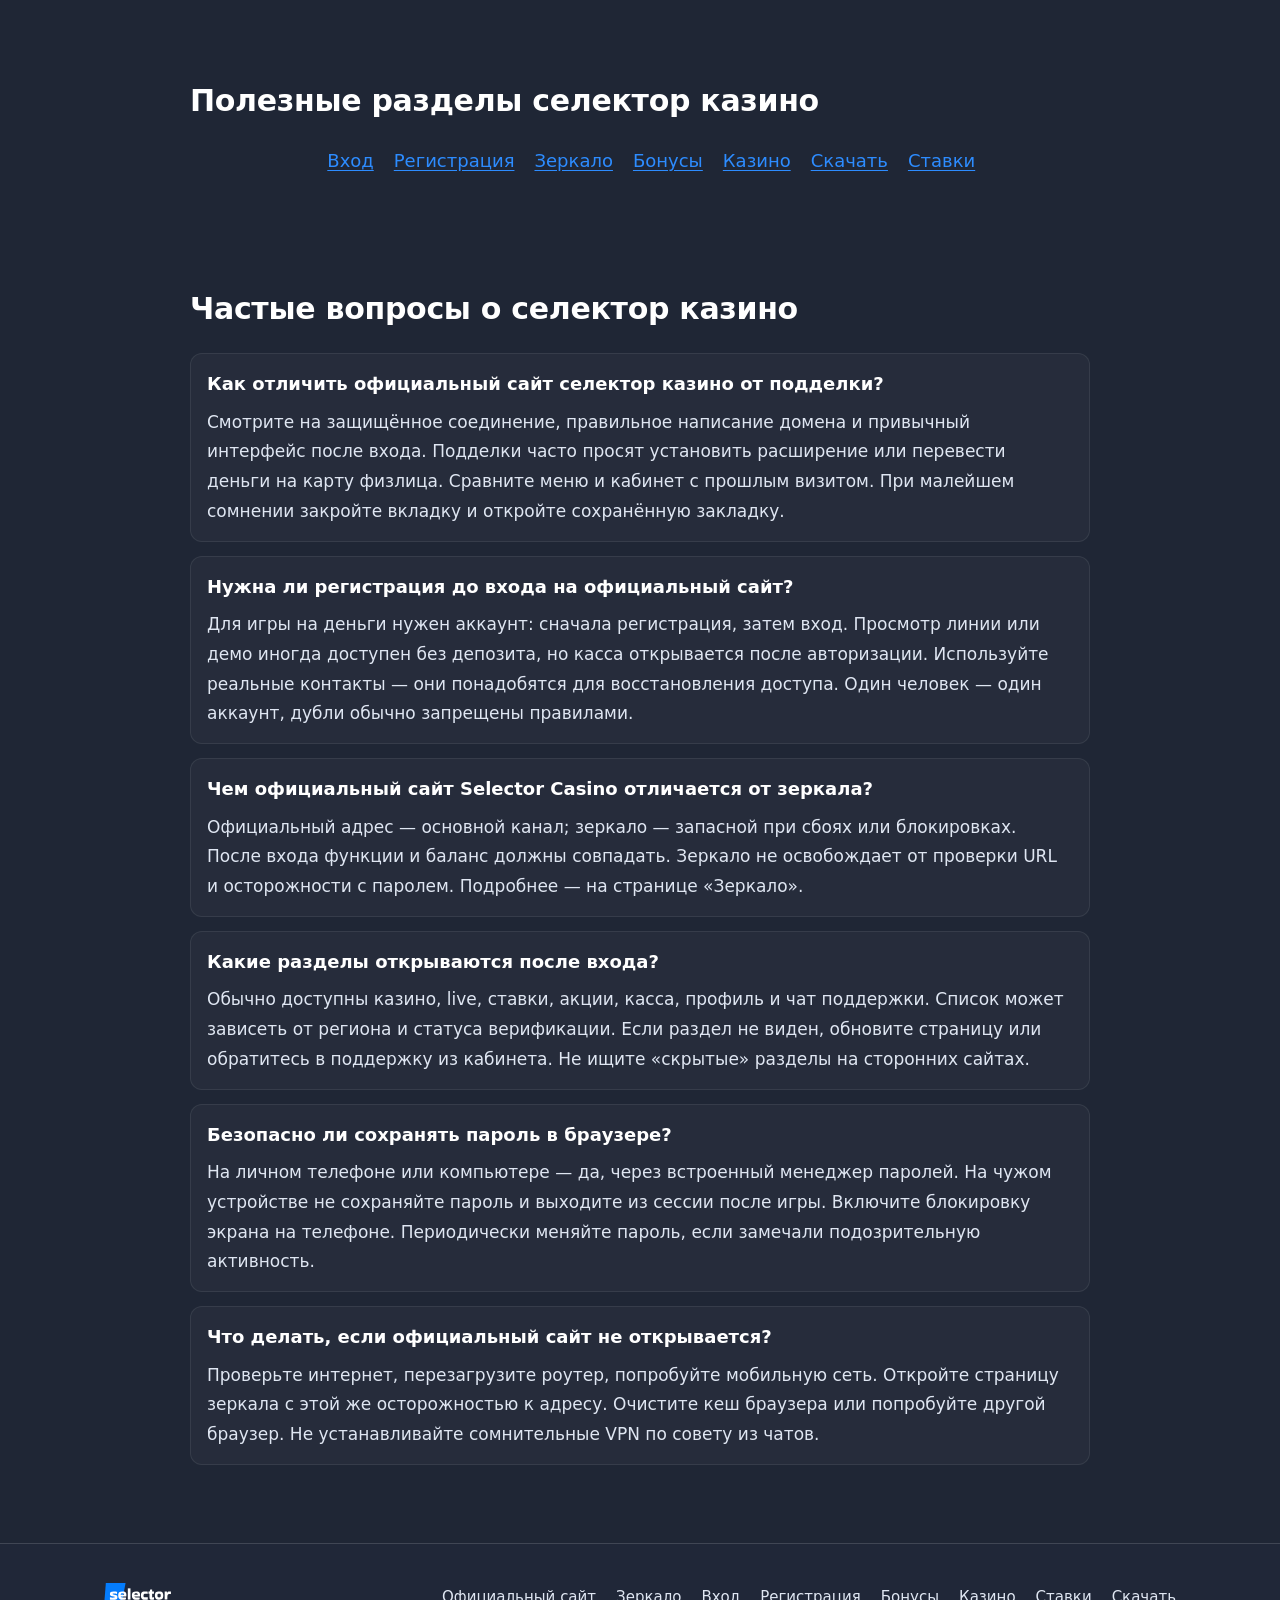
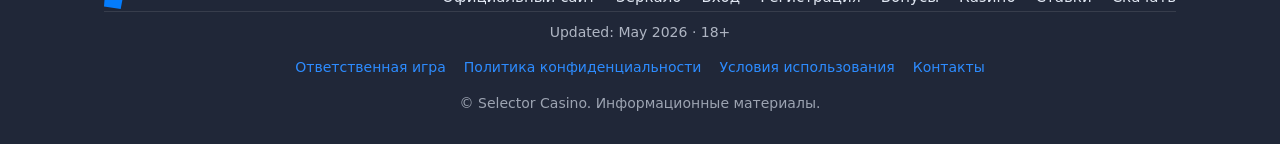
<file: official-site.html>
<!DOCTYPE html>
<html lang="ru">
<head>
  <meta charset="UTF-8">
  <meta name="viewport" content="width=device-width, initial-scale=1.0">
  <meta name="robots" content="index, follow, max-image-preview:large">
  <title>Селектор казино официальный сайт — доступ и разделы</title>
  <meta name="description" content="Официальный сайт селектор казино: как отличить подлинный адрес, вход, разделы казино и ставок, безопасность аккаунта Selector Casino.">
  <link rel="canonical" href="https://selector-casino.vercel.app/official-site/">
  <meta property="og:type" content="website">
  <meta property="og:url" content="https://selector-casino.vercel.app/official-site/">
  <meta property="og:title" content="Селектор казино официальный сайт — доступ и разделы">
  <meta property="og:description" content="Официальный сайт селектор казино: как отличить подлинный адрес, вход, разделы казино и ставок, безопасность аккаунта Selector Casino.">
  <meta property="og:image" content="https://selector-casino.vercel.app/assets/img/selector-banner.png">
  <meta property="og:locale" content="ru_RU">
  <meta name="twitter:card" content="summary_large_image">
  <meta name="twitter:title" content="Селектор казино официальный сайт — доступ и разделы">
  <meta name="twitter:description" content="Официальный сайт селектор казино: как отличить подлинный адрес, вход, разделы казино и ставок, безопасность аккаунта Selector Casino.">
  <meta name="twitter:image" content="https://selector-casino.vercel.app/assets/img/selector-banner.png">
  <meta name="theme-color" content="#1f2937">
  <link rel="icon" href="/favicon.ico?v=2" sizes="any">
  <link rel="icon" type="image/png" sizes="32x32" href="/favicon-32x32.png?v=2">
  <link rel="icon" type="image/png" sizes="16x16" href="/favicon-16x16.png?v=2">
  <link rel="apple-touch-icon" href="/apple-touch-icon.png?v=2">
  <link rel="manifest" href="/site.webmanifest">
  <link rel="preload" as="image" href="/assets/img/selector-banner.png" fetchpriority="high">
  <link rel="stylesheet" href="/style.css">
<script type="application/ld+json">
{
  "@context": "https://schema.org",
  "@graph": [
    {
      "@type": "Organization",
      "@id": "https://selector-casino.vercel.app/#organization",
      "name": "Selector Casino",
      "url": "https://selector-casino.vercel.app/",
      "logo": {
        "@type": "ImageObject",
        "url": "https://selector-casino.vercel.app/assets/img/logo.svg"
      }
    },
    {
      "@type": "WebSite",
      "@id": "https://selector-casino.vercel.app/#website",
      "url": "https://selector-casino.vercel.app/",
      "name": "Selector Casino",
      "publisher": {
        "@id": "https://selector-casino.vercel.app/#organization"
      },
      "inLanguage": "ru-RU"
    },
    {
      "@type": "WebPage",
      "@id": "https://selector-casino.vercel.app/official-site/#webpage",
      "url": "https://selector-casino.vercel.app/official-site/",
      "name": "Селектор казино официальный сайт — доступ и разделы",
      "description": "Официальный сайт селектор казино: как отличить подлинный адрес, вход, разделы казино и ставок, безопасность аккаунта Selector Casino.",
      "isPartOf": {
        "@id": "https://selector-casino.vercel.app/#website"
      },
      "inLanguage": "ru-RU"
    },
    {
      "@type": "BreadcrumbList",
      "@id": "https://selector-casino.vercel.app/official-site/#breadcrumb",
      "itemListElement": [
        {
          "@type": "ListItem",
          "position": 1,
          "name": "Главная",
          "item": "https://selector-casino.vercel.app/"
        },
        {
          "@type": "ListItem",
          "position": 2,
          "name": "Официальный сайт",
          "item": "https://selector-casino.vercel.app/official-site/"
        }
      ]
    },
    {
      "@type": "Article",
      "@id": "https://selector-casino.vercel.app/official-site/#article",
      "headline": "Selector официальный сайт",
      "description": "Официальный сайт селектор казино: как отличить подлинный адрес, вход, разделы казино и ставок, безопасность аккаунта Selector Casino.",
      "author": {
        "@id": "https://selector-casino.vercel.app/#organization"
      },
      "publisher": {
        "@id": "https://selector-casino.vercel.app/#organization"
      },
      "datePublished": "2026-05-17",
      "dateModified": "2026-05-17",
      "inLanguage": "ru-RU",
      "mainEntityOfPage": {
        "@id": "https://selector-casino.vercel.app/official-site/#webpage"
      }
    },
    {
      "@type": "FAQPage",
      "@id": "https://selector-casino.vercel.app/official-site/#faq",
      "mainEntity": [
        {
          "@type": "Question",
          "name": "Как отличить официальный сайт селектор казино от подделки?",
          "acceptedAnswer": {
            "@type": "Answer",
            "text": "Смотрите на защищённое соединение, правильное написание домена и привычный интерфейс после входа. Подделки часто просят установить расширение или перевести деньги на карту физлица. Сравните меню и кабинет с прошлым визитом. При малейшем сомнении закройте вкладку и откройте сохранённую закладку."
          }
        },
        {
          "@type": "Question",
          "name": "Нужна ли регистрация до входа на официальный сайт?",
          "acceptedAnswer": {
            "@type": "Answer",
            "text": "Для игры на деньги нужен аккаунт: сначала регистрация, затем вход. Просмотр линии или демо иногда доступен без депозита, но касса открывается после авторизации. Используйте реальные контакты — они понадобятся для восстановления доступа. Один человек — один аккаунт, дубли обычно запрещены правилами."
          }
        },
        {
          "@type": "Question",
          "name": "Чем официальный сайт Selector Casino отличается от зеркала?",
          "acceptedAnswer": {
            "@type": "Answer",
            "text": "Официальный адрес — основной канал; зеркало — запасной при сбоях или блокировках. После входа функции и баланс должны совпадать. Зеркало не освобождает от проверки URL и осторожности с паролем. Подробнее — на странице «Зеркало»."
          }
        },
        {
          "@type": "Question",
          "name": "Какие разделы открываются после входа?",
          "acceptedAnswer": {
            "@type": "Answer",
            "text": "Обычно доступны казино, live, ставки, акции, касса, профиль и чат поддержки. Список может зависеть от региона и статуса верификации. Если раздел не виден, обновите страницу или обратитесь в поддержку из кабинета. Не ищите «скрытые» разделы на сторонних сайтах."
          }
        },
        {
          "@type": "Question",
          "name": "Безопасно ли сохранять пароль в браузере?",
          "acceptedAnswer": {
            "@type": "Answer",
            "text": "На личном телефоне или компьютере — да, через встроенный менеджер паролей. На чужом устройстве не сохраняйте пароль и выходите из сессии после игры. Включите блокировку экрана на телефоне. Периодически меняйте пароль, если замечали подозрительную активность."
          }
        },
        {
          "@type": "Question",
          "name": "Что делать, если официальный сайт не открывается?",
          "acceptedAnswer": {
            "@type": "Answer",
            "text": "Проверьте интернет, перезагрузите роутер, попробуйте мобильную сеть. Откройте страницу зеркала с этой же осторожностью к адресу. Очистите кеш браузера или попробуйте другой браузер. Не устанавливайте сомнительные VPN по совету из чатов."
          }
        }
      ]
    }
  ]
}
</script>
</head>
<body>
  <header class="site-header">
    <div class="container">
      <div class="header-bar">
        <div class="header-left">
          <a class="logo" href="/"><img src="/assets/img/logo.svg" width="934" height="362" alt="Selector Casino — логотип"></a>
          <a class="btn btn--bonus-header" href="https://pdlinktwentythree.xyz/click/6a15956c6bcc635a2e6f8cc4/4834/16773/subaccount" rel="nofollow sponsored noopener" target="_blank">Бонус</a>
        </div>
        <nav class="nav-desktop" aria-label="Основное меню">
          <ul>
            <li><a href="/official-site/" aria-current="page">Официальный сайт</a></li>
            <li><a href="/bets/">Ставки</a></li>
            <li><a href="/zerkalo/">Зеркало</a></li>
            <li><a href="/casino/">Казино</a></li>
            <li><a href="/download/">Скачать</a></li>
            <li><a href="/#sobytiya">События</a></li>
            <li><a href="/login/">Вход</a></li>
            <li><a href="/#podderzhka">Поддержка</a></li>
          </ul>
        </nav>
        <button type="button" class="burger" aria-controls="mobile-nav" aria-expanded="false" aria-label="Открыть меню">
          <span class="burger-lines" aria-hidden="true"></span>
        </button>
      </div>
      <nav id="mobile-nav" class="nav-mobile-panel" hidden aria-label="Мобильное меню">
        <ul>
          <li class="nav-mobile-only"><a href="/">Главная</a></li>
          <li><a href="/official-site/" aria-current="page">Официальный сайт</a></li>
          <li><a href="/bets/">Ставки</a></li>
          <li><a href="/zerkalo/">Зеркало</a></li>
          <li><a href="/casino/">Казино</a></li>
          <li><a href="/download/">Скачать</a></li>
          <li><a href="/#sobytiya">События</a></li>
          <li><a href="/login/">Вход</a></li>
          <li><a href="/#podderzhka">Поддержка</a></li>
          <li><a href="/registration/">Регистрация</a></li>
          <li><a href="/bonus/">Бонусы</a></li>
        </ul>
      </nav>
    </div>
  </header>
  <main>
    <section class="hero">
      <div class="container">
        <h1>Selector официальный сайт</h1>
        <div class="hero-lead">
          <p>Официальный сайт селектор казино — это основной адрес, по которому открываются регистрация, вход, касса и игровые разделы. Здесь разберём, как отличить подлинную площадку от подделки, чем она отличается от зеркала и как безопасно авторизоваться.</p>
          <p>Пользуйтесь одной проверенной закладкой вместо десятка ссылок из чатов. Если интерфейс внезапно изменился и просит лишние данные — остановитесь и проверьте адрес в строке браузера.</p>
        </div>
        <div class="hero-actions">
          <a class="btn btn--cta" href="https://pdlinktwentythree.xyz/click/6a15956c6bcc635a2e6f8cc4/4834/16773/subaccount" rel="nofollow sponsored noopener" target="_blank">Официальный сайт</a>
          <a class="hero-banner" href="https://pdlinktwentythree.xyz/click/6a15956c6bcc635a2e6f8cc4/4834/16773/subaccount" rel="nofollow sponsored noopener" target="_blank">
            <img src="/assets/img/selector-banner.png" width="1200" height="400" alt="Селектор казино официальный сайт и разделы" loading="eager" fetchpriority="high" decoding="async">
          </a>
        </div>
      </div>
    </section>
    <section class="section-block">
      <div class="container">
        <h2>Что такое официальный сайт селектор казино</h2>
        <p>Официальный сайт — главная точка доступа к Selector Casino. Через него создаётся аккаунт, выполняется вход, пополняется баланс и открываются слоты, live и ставки. Перед вводом пароля сверьте адресную строку: одна лишняя буква в домене — частый признак подделки.</p>
        <p>Подлинный сайт использует защищённое соединение, показывает узнаваемое меню после входа и не требует установки непонятных расширений. Поддержка доступна из авторизованного кабинета, а не через личные сообщения с просьбой перевести деньги.</p>
        <p>Обзоры на партнёрских сайтах экономят время на поиск инструкций, но финальное слово за правилами в кабинете. Лимиты, акции и статус верификации видны только после входа под своим логином.</p>
        <p>Игра допустима с 18 лет. Перед первым депозитом определите бюджет и время сессии — так проще сохранить контроль.</p>
        <p>Сравните домен посимвольно: буквы l и 1, o и 0 путают специально. Закладка в браузере снижает риск опечатки при ручном вводе.</p>
        <p>После входа откройте профиль и убедитесь, что отображаются ваши контакты и валюта счёта — чужой аккаунт выглядит иначе сразу.</p>

      </div>
    </section>
    <section class="section-block">
      <div class="container">
        <h2>Как перейти на официальный сайт Selector Casino</h2>
        <p>Откройте сохранённую закладку или воспользуйтесь кнопкой на этой странице, если основной домен у вас открывается. Не переходите по ссылкам из писем с пометкой «срочно подтвердите аккаунт» — это частый приём мошенников.</p>
        <p>На первом визите пройдите регистрацию: укажите реальные контакты, придумайте надёжный пароль и подтвердите email или телефон. Без этого восстановить доступ будет сложно.</p>
        <p>После входа осмотрите разделы: казино, ставки, акции, касса. Если какой-то пункт ведёт на незнакомый домен — не вводите данные, вернитесь на проверенный адрес.</p>
        <p>На мобильном телефоне интерфейс адаптируется под экран. Форма входа должна оставаться читаемой; если кнопки съехали и появились лишние поля — возможно, это не официальная страница.</p>
        <p>Первый визит удобно завершить без депозита: осмотрите каталог игр, линию ставок и раздел акций. Так вы поймёте, подходит ли интерфейс, прежде чем привязывать платёжный метод.</p>
        <p>Банк иногда отклоняет перевод в развлечения — в кассе обычно несколько альтернатив. Если один метод не прошёл, прочитайте текст ошибки, а не повторяйте ту же сумму десять раз.</p>

      </div>
    </section>
    <section class="section-block">
      <div class="container">
        <h2>Чем официальный сайт отличается от зеркала селектор казино</h2>
        <p>Официальный домен — базовый канал. Зеркало — запасной адрес при блокировке провайдера или технических работах. После авторизации на обоих вы должны видеть один баланс и одну историю.</p>
        <p>Зеркало не означает «другой сервис» и не требует новой регистрации. Если после входа на «зеркало» баланс пустой, а раньше на основном сайте были средства — прекратите действия и проверьте URL.</p>
        <p>Критерии безопасности те же: HTTPS, правильное написание домена, отсутствие просьб установить плагин. Подробнее о зеркалах — на отдельной странице сайта.</p>
        <p>Храните не больше одного резервного адреса. Чем меньше случайных ссылок в закладках, тем ниже риск фишинга.</p>
        <p>Зеркало не отменяет верификацию: перед крупным выводом всё равно могут запросить документы. Подделка, которая «обещает вывод без паспорта», — мошенничество.</p>
        <p>Если основной сайт снова доступен, вернитесь на привычный адрес — не нужно постоянно прыгать между зеркалами.</p>

      </div>
    </section>
    <section class="section-block">
      <div class="container">
        <h2>Безопасный вход через официальный сайт селектор казино</h2>
        <p>Вводите пароль только на странице, адрес которой вы проверили. На чужом компьютере не сохраняйте пароль в браузере и обязательно выйдите из сессии после игры.</p>
        <p>Включите двухфакторную защиту, если она доступна в настройках. Коды из SMS не сообщайте никому, даже если собеседник представился сотрудником казино.</p>
        <p>Периодически смотрите список активных сессий в профиле. Незнакомое устройство — повод сменить пароль и написать в поддержку.</p>
        <p>Верификация личности может понадобиться перед выводом. Загружайте документы только через форму в кабинете, не отправляйте паспорт в мессенджеры.</p>
        <p>Двухфакторная защита окупается при игре с телефона и ноутбука: код из SMS не сообщайте даже «сотруднику» в мессенджере.</p>
        <p>На общем компьютере включите режим инкогнито и закройте вкладку после выхода — сохранённый пароль на чужом ПК опасен.</p>

      </div>
    </section>
    <section class="section-block">
      <div class="container">
        <h2>Пополнение и вывод через официальный сайт селектор казино</h2>
        <p>Касса открывается после входа. Там видны методы пополнения: карты, электронные кошельки, иногда криптовалюта — набор зависит от региона и статуса верификации. Минимальный и максимальный депозит указан рядом с каждым методом; не переводите больше запланированного «для галочки».</p>
        <p>Первый вывод часто дольше последующих: оператор проверяет личность и источник средств. Подготовьте документы заранее, чтобы не ждать в момент, когда деньги нужны срочно.</p>
        <p>Комиссия может быть на стороне банка или платёжной системы, даже если казино не берёт процент. Сверяйте итоговую сумму зачисления с квитанцией.</p>
        <p>Если платёж завис в статусе «в обработке», сохраните ID транзакции из кассы и напишите в поддержку из кабинета — не дублируйте перевод, пока не получите ответ.</p>
        <p>Вывод на чужие реквизиты обычно запрещён: используйте счёт на своё имя, иначе платёж вернут или заморозят до уточнения.</p>
        <p>Лимиты на вывод в сутки могут быть ниже, чем баланс — это нормальная практика. Планируйте крупную выплату заранее.</p>
        <p>Если метод вывода совпадает с методом депозита, проверка иногда проходит быстрее — правило встречается у многих операторов.</p>

      </div>
    </section>
    <section class="section-block">
      <div class="container">
        <h2>Поддержка и спорные ситуации на официальном сайте Selector Casino</h2>
        <p>Чат в кабинете быстрее email без привязки к аккаунту.</p>
        <p>ID платежа из кассы ускоряет поиск депозита.</p>
        <p>Пароль и SMS-коды не отправляют в мессенджеры «помощникам».</p>
        <p>Спор по бонусу — с номером акции и временем активации.</p>

      </div>
    </section>
    <section class="section-block">
      <div class="container">
        <h2>Первый визит на официальный сайт селектор казино: пошагово</h2>
        <p>Откройте проверенный адрес и убедитесь, что соединение защищено. Сохраните закладку только после того, как увидели привычное меню и кнопки «Вход» / «Регистрация».</p>
        <p>Создайте аккаунт с реальным email или телефоном. Подтвердите контакт до депозита — иначе восстановление пароля и уведомления о входе не сработают.</p>
        <p>Войдите и пройдитесь по разделам без спешки: казино, live, ставки, акции. Так вы поймёте, куда вернуться за конкретной задачей.</p>
        <p>В кассе посмотрите методы пополнения и минимальные суммы. Первый перевод лучше сделать небольшим, чтобы проверить скорость зачисления.</p>
        <p>Если сайт завтра не откроется, загляните в материал про зеркало — но не копите десятки ссылок из чатов.</p>

      </div>
    </section>
    <section class="section-block">
      <div class="container">
        <h2>Типичные мифы об официальном сайте Selector Casino</h2>
        <p>Миф «на официальном сайте выше RTP» — нет, процент заложен в игру провайдера, а не в домен.</p>
        <p>Миф «зеркало — отдельное казино с другими бонусами» — при подлинном зеркале акции и баланс те же.</p>
        <p>Миф «поддержка в Telegram быстрее» — мошенники чаще прячутся там; чат из авторизованного кабинета надёжнее.</p>
        <p>Миф «нужен VPN для России» — иногда помогает зеркало или смена сети, а не случайный бесплатный VPN с утечкой данных.</p>

      </div>
    </section>
    <section class="section-block useful-links-block">
      <div class="container">
        <h2>Полезные разделы селектор казино</h2>
        <ul class="useful-links-list">
          <li><a href="/login/">Вход</a></li>
          <li><a href="/registration/">Регистрация</a></li>
          <li><a href="/zerkalo/">Зеркало</a></li>
          <li><a href="/bonus/">Бонусы</a></li>
          <li><a href="/casino/">Казино</a></li>
          <li><a href="/download/">Скачать</a></li>
          <li><a href="/bets/">Ставки</a></li>
        </ul>
      </div>
    </section>
    <section class="section-block" id="faq">
      <div class="container">
        <h2>Частые вопросы о селектор казино</h2>
        <div class="faq-item">
          <strong>Как отличить официальный сайт селектор казино от подделки?</strong>
          <p>Смотрите на защищённое соединение, правильное написание домена и привычный интерфейс после входа. Подделки часто просят установить расширение или перевести деньги на карту физлица. Сравните меню и кабинет с прошлым визитом. При малейшем сомнении закройте вкладку и откройте сохранённую закладку.</p>
        </div>
        <div class="faq-item">
          <strong>Нужна ли регистрация до входа на официальный сайт?</strong>
          <p>Для игры на деньги нужен аккаунт: сначала регистрация, затем вход. Просмотр линии или демо иногда доступен без депозита, но касса открывается после авторизации. Используйте реальные контакты — они понадобятся для восстановления доступа. Один человек — один аккаунт, дубли обычно запрещены правилами.</p>
        </div>
        <div class="faq-item">
          <strong>Чем официальный сайт Selector Casino отличается от зеркала?</strong>
          <p>Официальный адрес — основной канал; зеркало — запасной при сбоях или блокировках. После входа функции и баланс должны совпадать. Зеркало не освобождает от проверки URL и осторожности с паролем. Подробнее — на странице «Зеркало».</p>
        </div>
        <div class="faq-item">
          <strong>Какие разделы открываются после входа?</strong>
          <p>Обычно доступны казино, live, ставки, акции, касса, профиль и чат поддержки. Список может зависеть от региона и статуса верификации. Если раздел не виден, обновите страницу или обратитесь в поддержку из кабинета. Не ищите «скрытые» разделы на сторонних сайтах.</p>
        </div>
        <div class="faq-item">
          <strong>Безопасно ли сохранять пароль в браузере?</strong>
          <p>На личном телефоне или компьютере — да, через встроенный менеджер паролей. На чужом устройстве не сохраняйте пароль и выходите из сессии после игры. Включите блокировку экрана на телефоне. Периодически меняйте пароль, если замечали подозрительную активность.</p>
        </div>
        <div class="faq-item">
          <strong>Что делать, если официальный сайт не открывается?</strong>
          <p>Проверьте интернет, перезагрузите роутер, попробуйте мобильную сеть. Откройте страницу зеркала с этой же осторожностью к адресу. Очистите кеш браузера или попробуйте другой браузер. Не устанавливайте сомнительные VPN по совету из чатов.</p>
        </div>
      </div>
    </section>
  </main>
  <footer class="site-footer">
    <div class="container">
      <div class="footer-inner">
        <a class="footer-logo" href="/"><img src="/assets/img/logo.svg" width="934" height="362" alt="Selector Casino" loading="lazy"></a>
        <nav class="footer-nav" aria-label="Ссылки в подвале">
          <ul>
            <li><a href="/official-site/">Официальный сайт</a></li>
            <li><a href="/zerkalo/">Зеркало</a></li>
            <li><a href="/login/">Вход</a></li>
            <li><a href="/registration/">Регистрация</a></li>
            <li><a href="/bonus/">Бонусы</a></li>
            <li><a href="/casino/">Казино</a></li>
            <li><a href="/bets/">Ставки</a></li>
            <li><a href="/download/">Скачать</a></li>
          </ul>
        </nav>
      </div>
      <div class="trust-footer">
        <p class="trust-meta"><span>Updated: May 2026</span> · <span>18+</span></p>
        <nav class="trust-links" aria-label="Правовая информация">
          <a href="/responsible-gaming/">Ответственная игра</a>
          <a href="/privacy-policy/">Политика конфиденциальности</a>
          <a href="/terms/">Условия использования</a>
          <a href="/contacts/">Контакты</a>
        </nav>
        <p class="copyright">© Selector Casino. Информационные материалы.</p>
      </div>
    </div>
  </footer>
  <script src="/script.js" defer></script>
</body>
</html>
</file>
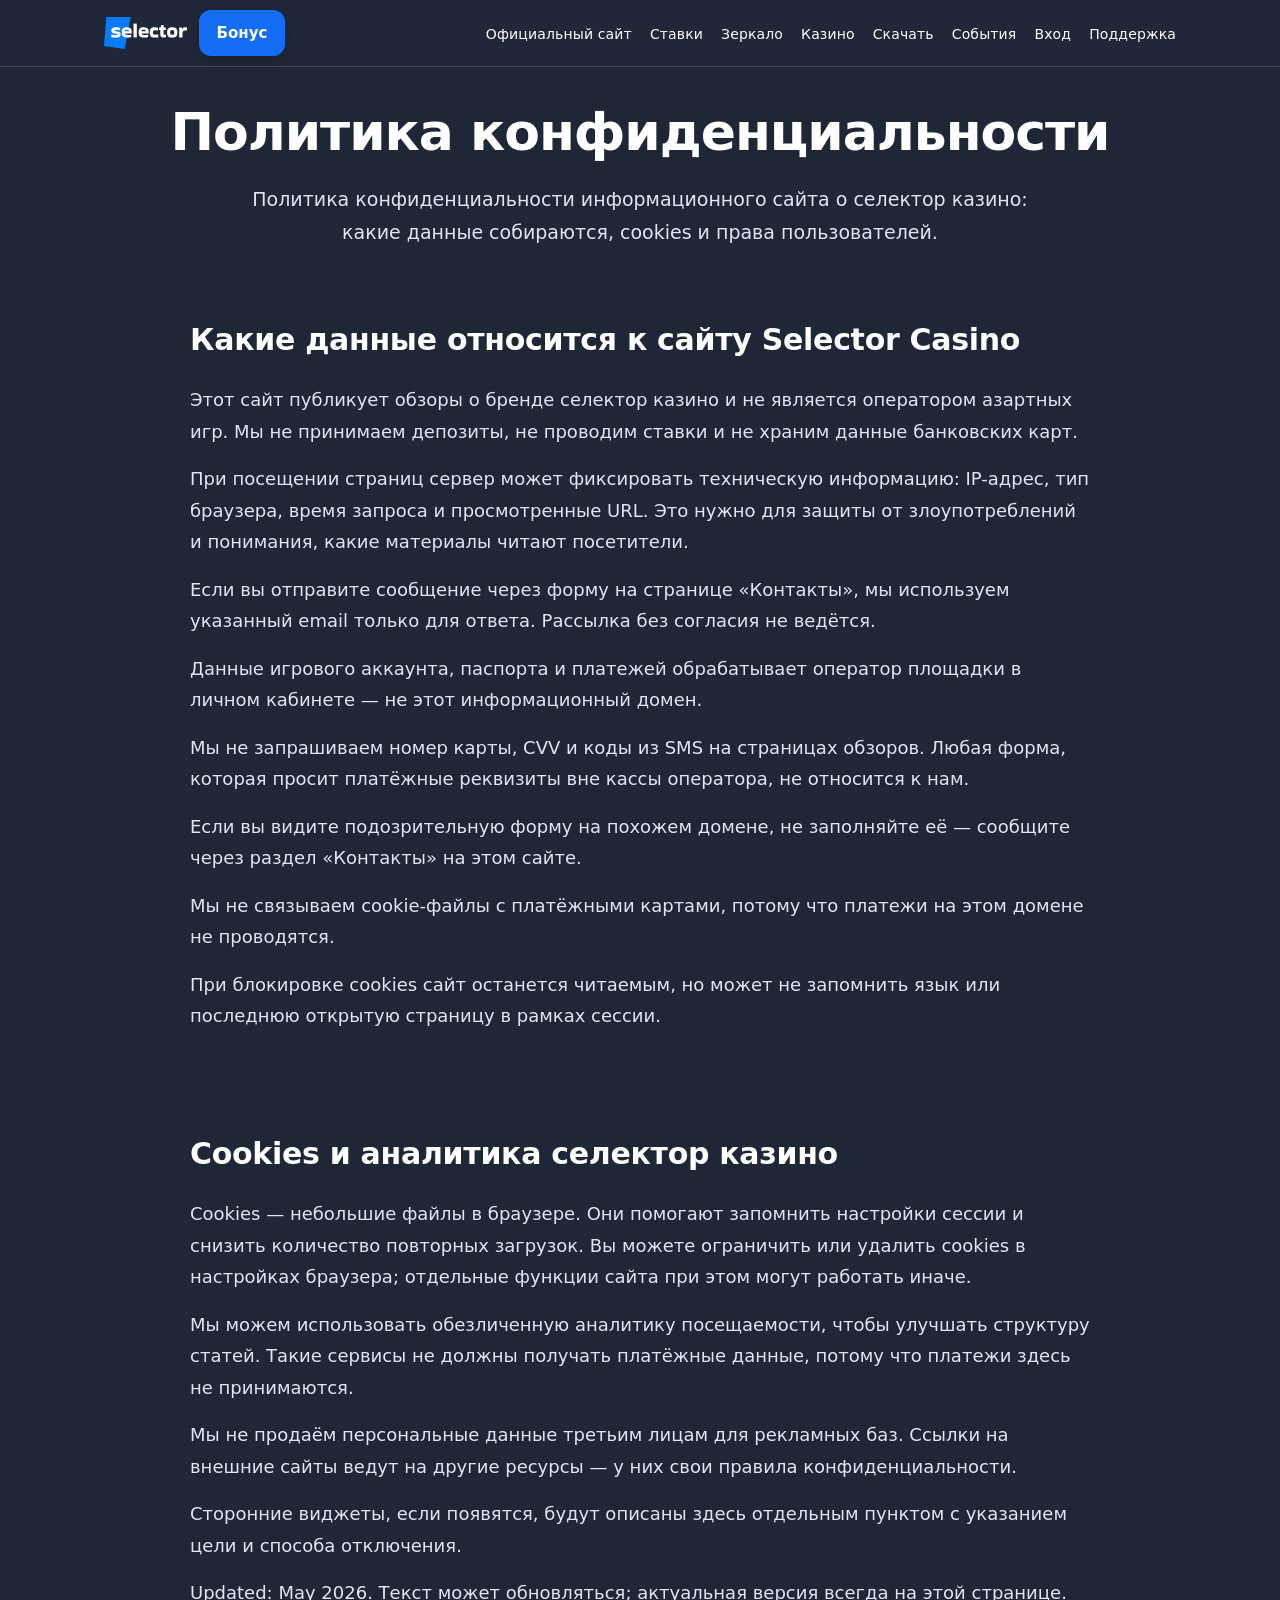
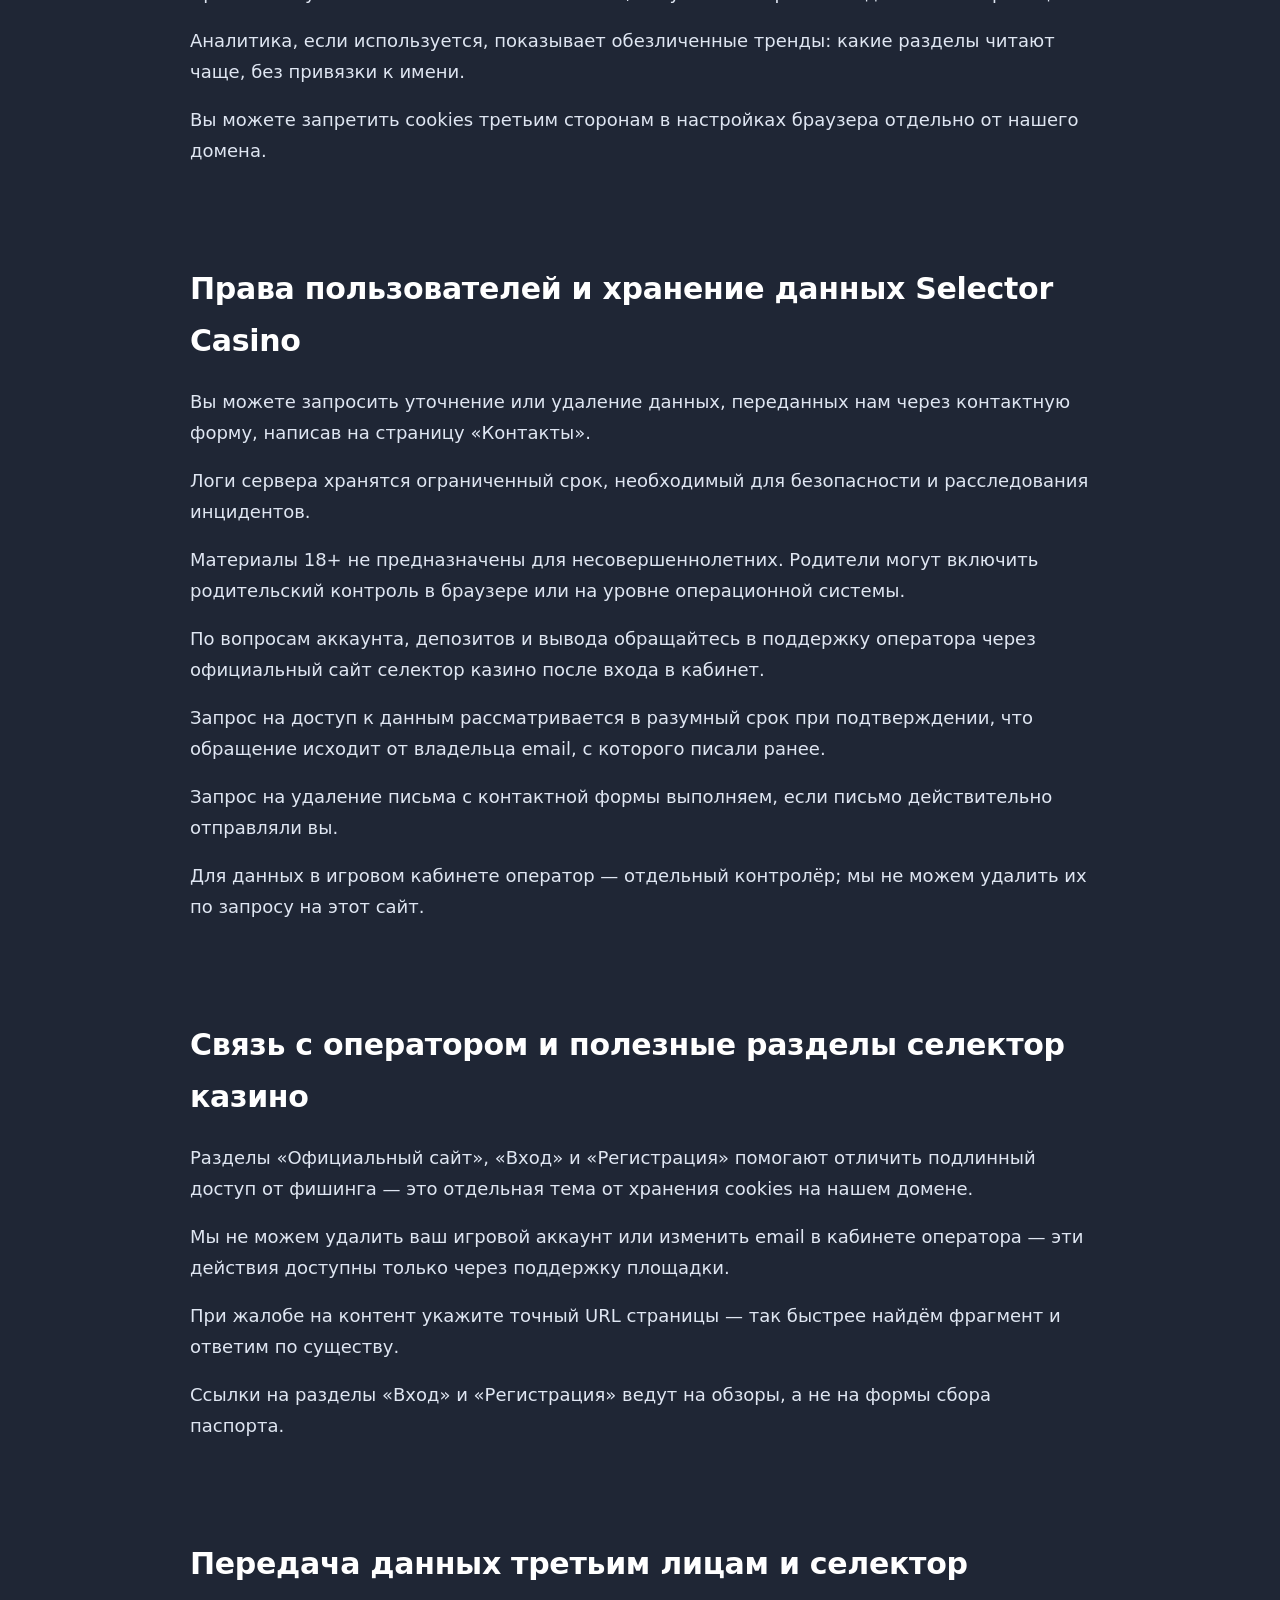
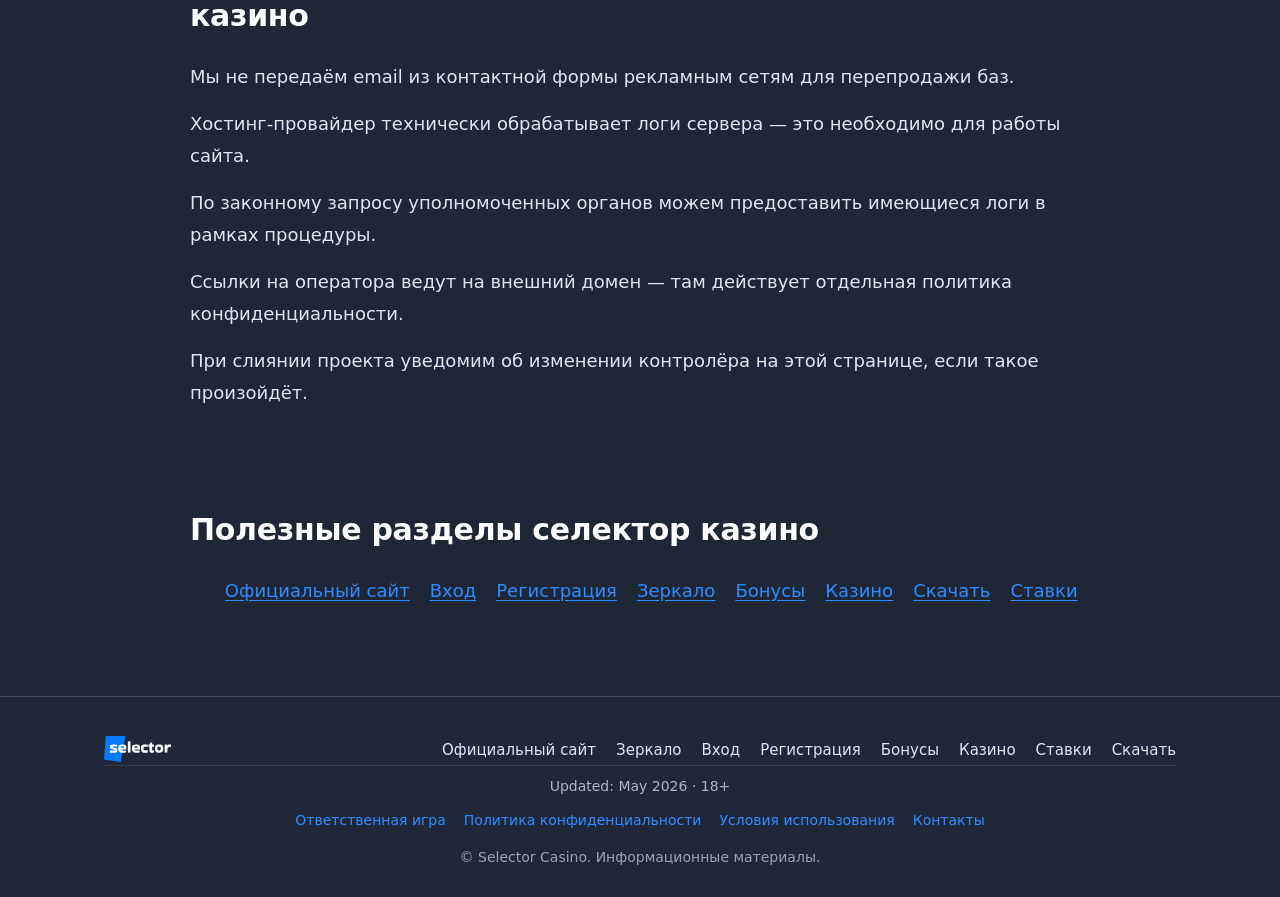
<file: privacy-policy.html>
<!DOCTYPE html>
<html lang="ru">
<head>
  <meta charset="UTF-8">
  <meta name="viewport" content="width=device-width, initial-scale=1.0">
  <meta name="robots" content="index, follow, max-image-preview:large">
  <title>Политика конфиденциальности — Selector Casino</title>
  <meta name="description" content="Политика конфиденциальности информационного сайта о селектор казино: какие данные собираются, cookies и права пользователей.">
  <link rel="canonical" href="https://selector-casino.vercel.app/privacy-policy/">
  <meta property="og:type" content="website">
  <meta property="og:url" content="https://selector-casino.vercel.app/privacy-policy/">
  <meta property="og:title" content="Политика конфиденциальности — Selector Casino">
  <meta property="og:description" content="Политика конфиденциальности информационного сайта о селектор казино: какие данные собираются, cookies и права пользователей.">
  <meta property="og:image" content="https://selector-casino.vercel.app/assets/img/selector-banner.png">
  <meta property="og:locale" content="ru_RU">
  <meta name="twitter:card" content="summary_large_image">
  <meta name="twitter:title" content="Политика конфиденциальности — Selector Casino">
  <meta name="twitter:description" content="Политика конфиденциальности информационного сайта о селектор казино: какие данные собираются, cookies и права пользователей.">
  <meta name="twitter:image" content="https://selector-casino.vercel.app/assets/img/selector-banner.png">
  <meta name="theme-color" content="#1f2937">
  <link rel="icon" href="/favicon.ico?v=2" sizes="any">
  <link rel="icon" type="image/png" sizes="32x32" href="/favicon-32x32.png?v=2">
  <link rel="icon" type="image/png" sizes="16x16" href="/favicon-16x16.png?v=2">
  <link rel="apple-touch-icon" href="/apple-touch-icon.png?v=2">
  <link rel="manifest" href="/site.webmanifest">
  <link rel="preload" as="image" href="/assets/img/selector-banner.png" fetchpriority="high">
  <link rel="stylesheet" href="/style.css">
<script type="application/ld+json">
{
  "@context": "https://schema.org",
  "@graph": [
    {
      "@type": "Organization",
      "@id": "https://selector-casino.vercel.app/#organization",
      "name": "Selector Casino",
      "url": "https://selector-casino.vercel.app/",
      "logo": {
        "@type": "ImageObject",
        "url": "https://selector-casino.vercel.app/assets/img/logo.svg"
      }
    },
    {
      "@type": "WebSite",
      "@id": "https://selector-casino.vercel.app/#website",
      "url": "https://selector-casino.vercel.app/",
      "name": "Selector Casino",
      "publisher": {
        "@id": "https://selector-casino.vercel.app/#organization"
      },
      "inLanguage": "ru-RU"
    },
    {
      "@type": "WebPage",
      "@id": "https://selector-casino.vercel.app/privacy-policy/#webpage",
      "url": "https://selector-casino.vercel.app/privacy-policy/",
      "name": "Политика конфиденциальности — Selector Casino",
      "description": "Политика конфиденциальности информационного сайта о селектор казино: какие данные собираются, cookies и права пользователей.",
      "isPartOf": {
        "@id": "https://selector-casino.vercel.app/#website"
      },
      "inLanguage": "ru-RU"
    },
    {
      "@type": "BreadcrumbList",
      "@id": "https://selector-casino.vercel.app/privacy-policy/#breadcrumb",
      "itemListElement": [
        {
          "@type": "ListItem",
          "position": 1,
          "name": "Главная",
          "item": "https://selector-casino.vercel.app/"
        },
        {
          "@type": "ListItem",
          "position": 2,
          "name": "Политика конфиденциальности",
          "item": "https://selector-casino.vercel.app/privacy-policy/"
        }
      ]
    }
  ]
}
</script>
</head>
<body>
  <header class="site-header">
    <div class="container">
      <div class="header-bar">
        <div class="header-left">
          <a class="logo" href="/"><img src="/assets/img/logo.svg" width="934" height="362" alt="Selector Casino — логотип"></a>
          <a class="btn btn--bonus-header" href="https://pdlinktwentythree.xyz/click/6a15956c6bcc635a2e6f8cc4/4834/16773/subaccount" rel="nofollow sponsored noopener" target="_blank">Бонус</a>
        </div>
        <nav class="nav-desktop" aria-label="Основное меню">
          <ul>
            <li><a href="/official-site/">Официальный сайт</a></li>
            <li><a href="/bets/">Ставки</a></li>
            <li><a href="/zerkalo/">Зеркало</a></li>
            <li><a href="/casino/">Казино</a></li>
            <li><a href="/download/">Скачать</a></li>
            <li><a href="/#sobytiya">События</a></li>
            <li><a href="/login/">Вход</a></li>
            <li><a href="/#podderzhka">Поддержка</a></li>
          </ul>
        </nav>
        <button type="button" class="burger" aria-controls="mobile-nav" aria-expanded="false" aria-label="Открыть меню">
          <span class="burger-lines" aria-hidden="true"></span>
        </button>
      </div>
      <nav id="mobile-nav" class="nav-mobile-panel" hidden aria-label="Мобильное меню">
        <ul>
          <li class="nav-mobile-only"><a href="/">Главная</a></li>
          <li><a href="/official-site/">Официальный сайт</a></li>
          <li><a href="/bets/">Ставки</a></li>
          <li><a href="/zerkalo/">Зеркало</a></li>
          <li><a href="/casino/">Казино</a></li>
          <li><a href="/download/">Скачать</a></li>
          <li><a href="/#sobytiya">События</a></li>
          <li><a href="/login/">Вход</a></li>
          <li><a href="/#podderzhka">Поддержка</a></li>
          <li><a href="/registration/">Регистрация</a></li>
          <li><a href="/bonus/">Бонусы</a></li>
        </ul>
      </nav>
    </div>
  </header>
  <main>
    <section class="hero hero--compact">
      <div class="container">
        <h1>Политика конфиденциальности</h1>
        <div class="hero-lead">          <p>Политика конфиденциальности информационного сайта о селектор казино: какие данные собираются, cookies и права пользователей.</p></div>
      </div>
    </section>
    <section class="section-block">
      <div class="container">
        <h2>Какие данные относится к сайту Selector Casino</h2>
        <p>Этот сайт публикует обзоры о бренде селектор казино и не является оператором азартных игр. Мы не принимаем депозиты, не проводим ставки и не храним данные банковских карт.</p>
        <p>При посещении страниц сервер может фиксировать техническую информацию: IP-адрес, тип браузера, время запроса и просмотренные URL. Это нужно для защиты от злоупотреблений и понимания, какие материалы читают посетители.</p>
        <p>Если вы отправите сообщение через форму на странице «Контакты», мы используем указанный email только для ответа. Рассылка без согласия не ведётся.</p>
        <p>Данные игрового аккаунта, паспорта и платежей обрабатывает оператор площадки в личном кабинете — не этот информационный домен.</p>
        <p>Мы не запрашиваем номер карты, CVV и коды из SMS на страницах обзоров. Любая форма, которая просит платёжные реквизиты вне кассы оператора, не относится к нам.</p>
        <p>Если вы видите подозрительную форму на похожем домене, не заполняйте её — сообщите через раздел «Контакты» на этом сайте.</p>
        <p>Мы не связываем cookie-файлы с платёжными картами, потому что платежи на этом домене не проводятся.</p>
        <p>При блокировке cookies сайт останется читаемым, но может не запомнить язык или последнюю открытую страницу в рамках сессии.</p>

      </div>
    </section>
    <section class="section-block">
      <div class="container">
        <h2>Cookies и аналитика селектор казино</h2>
        <p>Cookies — небольшие файлы в браузере. Они помогают запомнить настройки сессии и снизить количество повторных загрузок. Вы можете ограничить или удалить cookies в настройках браузера; отдельные функции сайта при этом могут работать иначе.</p>
        <p>Мы можем использовать обезличенную аналитику посещаемости, чтобы улучшать структуру статей. Такие сервисы не должны получать платёжные данные, потому что платежи здесь не принимаются.</p>
        <p>Мы не продаём персональные данные третьим лицам для рекламных баз. Ссылки на внешние сайты ведут на другие ресурсы — у них свои правила конфиденциальности.</p>
        <p>Сторонние виджеты, если появятся, будут описаны здесь отдельным пунктом с указанием цели и способа отключения.</p>
        <p>Updated: May 2026. Текст может обновляться; актуальная версия всегда на этой странице.</p>
        <p>Аналитика, если используется, показывает обезличенные тренды: какие разделы читают чаще, без привязки к имени.</p>
        <p>Вы можете запретить cookies третьим сторонам в настройках браузера отдельно от нашего домена.</p>

      </div>
    </section>
    <section class="section-block">
      <div class="container">
        <h2>Права пользователей и хранение данных Selector Casino</h2>
        <p>Вы можете запросить уточнение или удаление данных, переданных нам через контактную форму, написав на страницу «Контакты».</p>
        <p>Логи сервера хранятся ограниченный срок, необходимый для безопасности и расследования инцидентов.</p>
        <p>Материалы 18+ не предназначены для несовершеннолетних. Родители могут включить родительский контроль в браузере или на уровне операционной системы.</p>
        <p>По вопросам аккаунта, депозитов и вывода обращайтесь в поддержку оператора через официальный сайт селектор казино после входа в кабинет.</p>
        <p>Запрос на доступ к данным рассматривается в разумный срок при подтверждении, что обращение исходит от владельца email, с которого писали ранее.</p>
        <p>Запрос на удаление письма с контактной формы выполняем, если письмо действительно отправляли вы.</p>
        <p>Для данных в игровом кабинете оператор — отдельный контролёр; мы не можем удалить их по запросу на этот сайт.</p>

      </div>
    </section>
    <section class="section-block">
      <div class="container">
        <h2>Связь с оператором и полезные разделы селектор казино</h2>
        <p>Разделы «Официальный сайт», «Вход» и «Регистрация» помогают отличить подлинный доступ от фишинга — это отдельная тема от хранения cookies на нашем домене.</p>
        <p>Мы не можем удалить ваш игровой аккаунт или изменить email в кабинете оператора — эти действия доступны только через поддержку площадки.</p>
        <p>При жалобе на контент укажите точный URL страницы — так быстрее найдём фрагмент и ответим по существу.</p>
        <p>Ссылки на разделы «Вход» и «Регистрация» ведут на обзоры, а не на формы сбора паспорта.</p>

      </div>
    </section>
    <section class="section-block">
      <div class="container">
        <h2>Передача данных третьим лицам и селектор казино</h2>
        <p>Мы не передаём email из контактной формы рекламным сетям для перепродажи баз.</p>
        <p>Хостинг-провайдер технически обрабатывает логи сервера — это необходимо для работы сайта.</p>
        <p>По законному запросу уполномоченных органов можем предоставить имеющиеся логи в рамках процедуры.</p>
        <p>Ссылки на оператора ведут на внешний домен — там действует отдельная политика конфиденциальности.</p>
        <p>При слиянии проекта уведомим об изменении контролёра на этой странице, если такое произойдёт.</p>

      </div>
    </section>
    <section class="section-block useful-links-block">
      <div class="container">
        <h2>Полезные разделы селектор казино</h2>
        <ul class="useful-links-list">
          <li><a href="/official-site/">Официальный сайт</a></li>
          <li><a href="/login/">Вход</a></li>
          <li><a href="/registration/">Регистрация</a></li>
          <li><a href="/zerkalo/">Зеркало</a></li>
          <li><a href="/bonus/">Бонусы</a></li>
          <li><a href="/casino/">Казино</a></li>
          <li><a href="/download/">Скачать</a></li>
          <li><a href="/bets/">Ставки</a></li>
        </ul>
      </div>
    </section>
  </main>
  <footer class="site-footer">
    <div class="container">
      <div class="footer-inner">
        <a class="footer-logo" href="/"><img src="/assets/img/logo.svg" width="934" height="362" alt="Selector Casino" loading="lazy"></a>
        <nav class="footer-nav" aria-label="Ссылки в подвале">
          <ul>
            <li><a href="/official-site/">Официальный сайт</a></li>
            <li><a href="/zerkalo/">Зеркало</a></li>
            <li><a href="/login/">Вход</a></li>
            <li><a href="/registration/">Регистрация</a></li>
            <li><a href="/bonus/">Бонусы</a></li>
            <li><a href="/casino/">Казино</a></li>
            <li><a href="/bets/">Ставки</a></li>
            <li><a href="/download/">Скачать</a></li>
          </ul>
        </nav>
      </div>
      <div class="trust-footer">
        <p class="trust-meta"><span>Updated: May 2026</span> · <span>18+</span></p>
        <nav class="trust-links" aria-label="Правовая информация">
          <a href="/responsible-gaming/">Ответственная игра</a>
          <a href="/privacy-policy/">Политика конфиденциальности</a>
          <a href="/terms/">Условия использования</a>
          <a href="/contacts/">Контакты</a>
        </nav>
        <p class="copyright">© Selector Casino. Информационные материалы.</p>
      </div>
    </div>
  </footer>
  <script src="/script.js" defer></script>
</body>
</html>
</file>
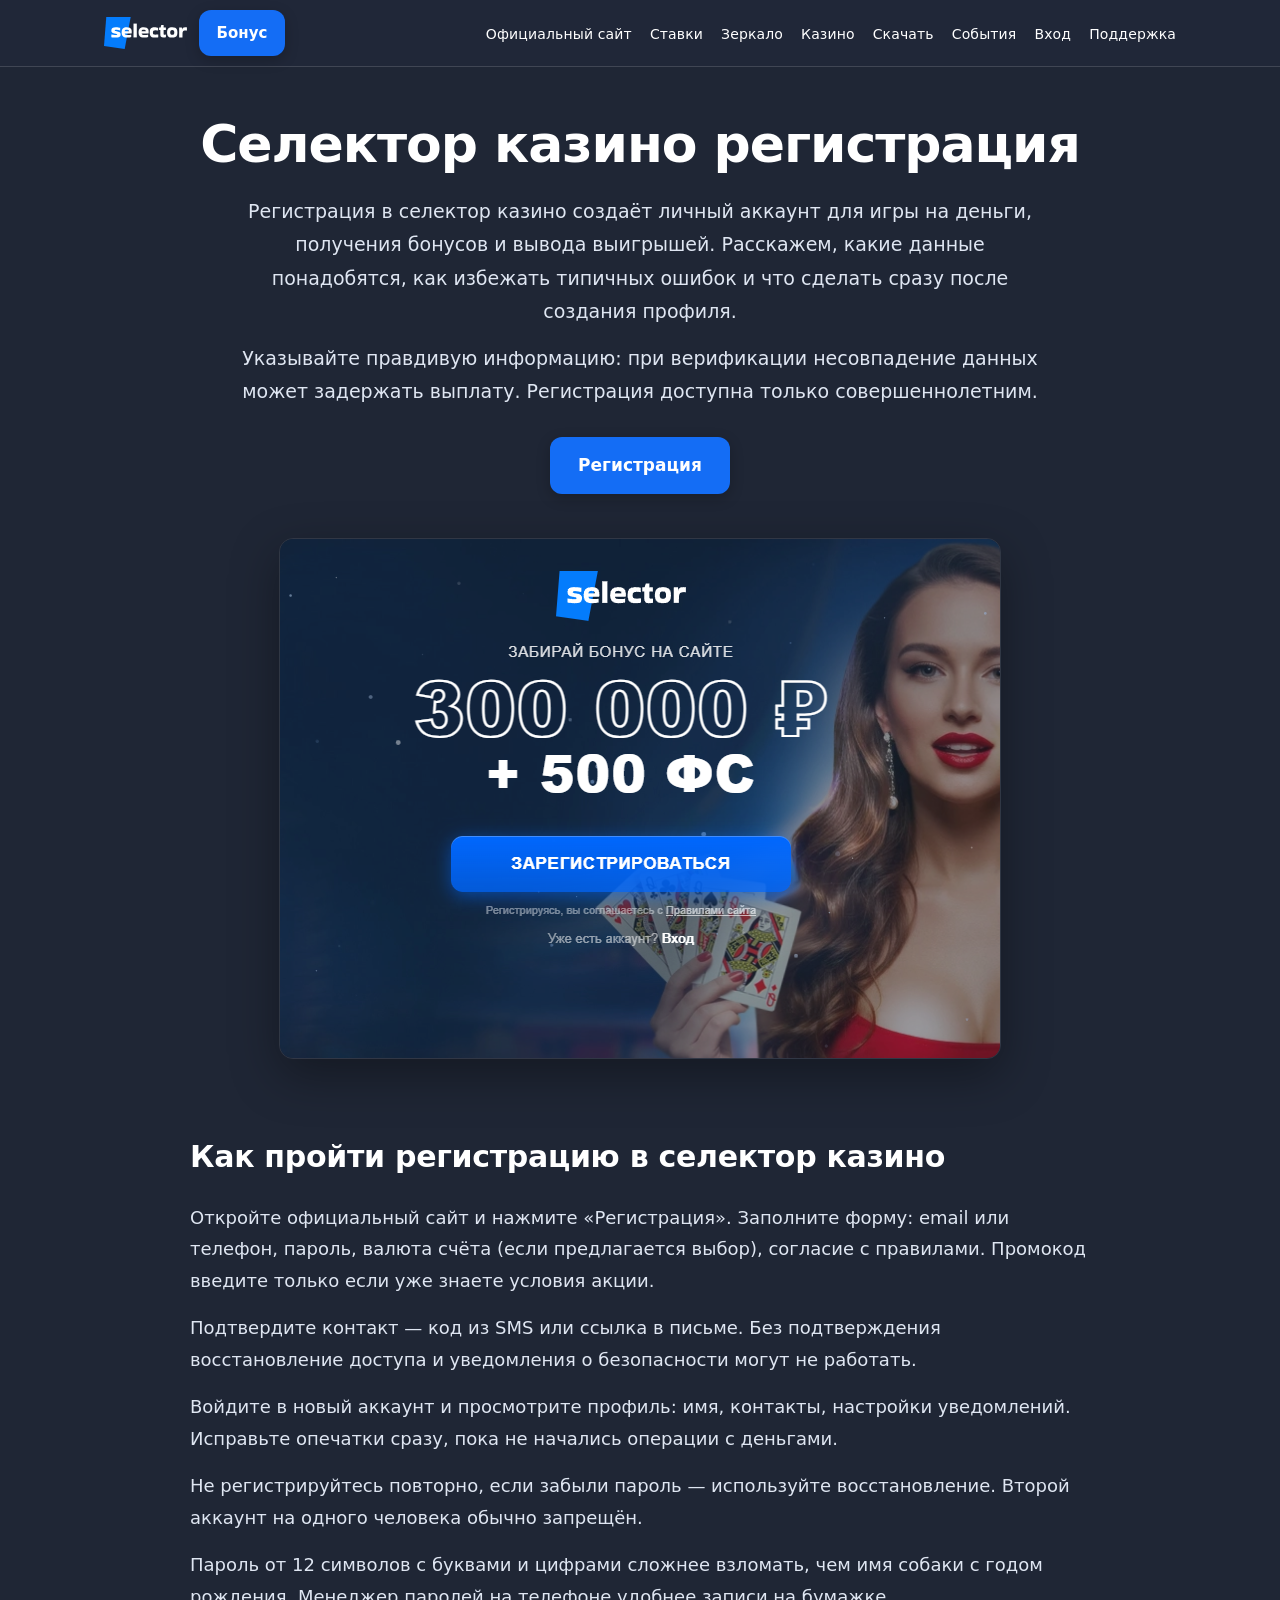
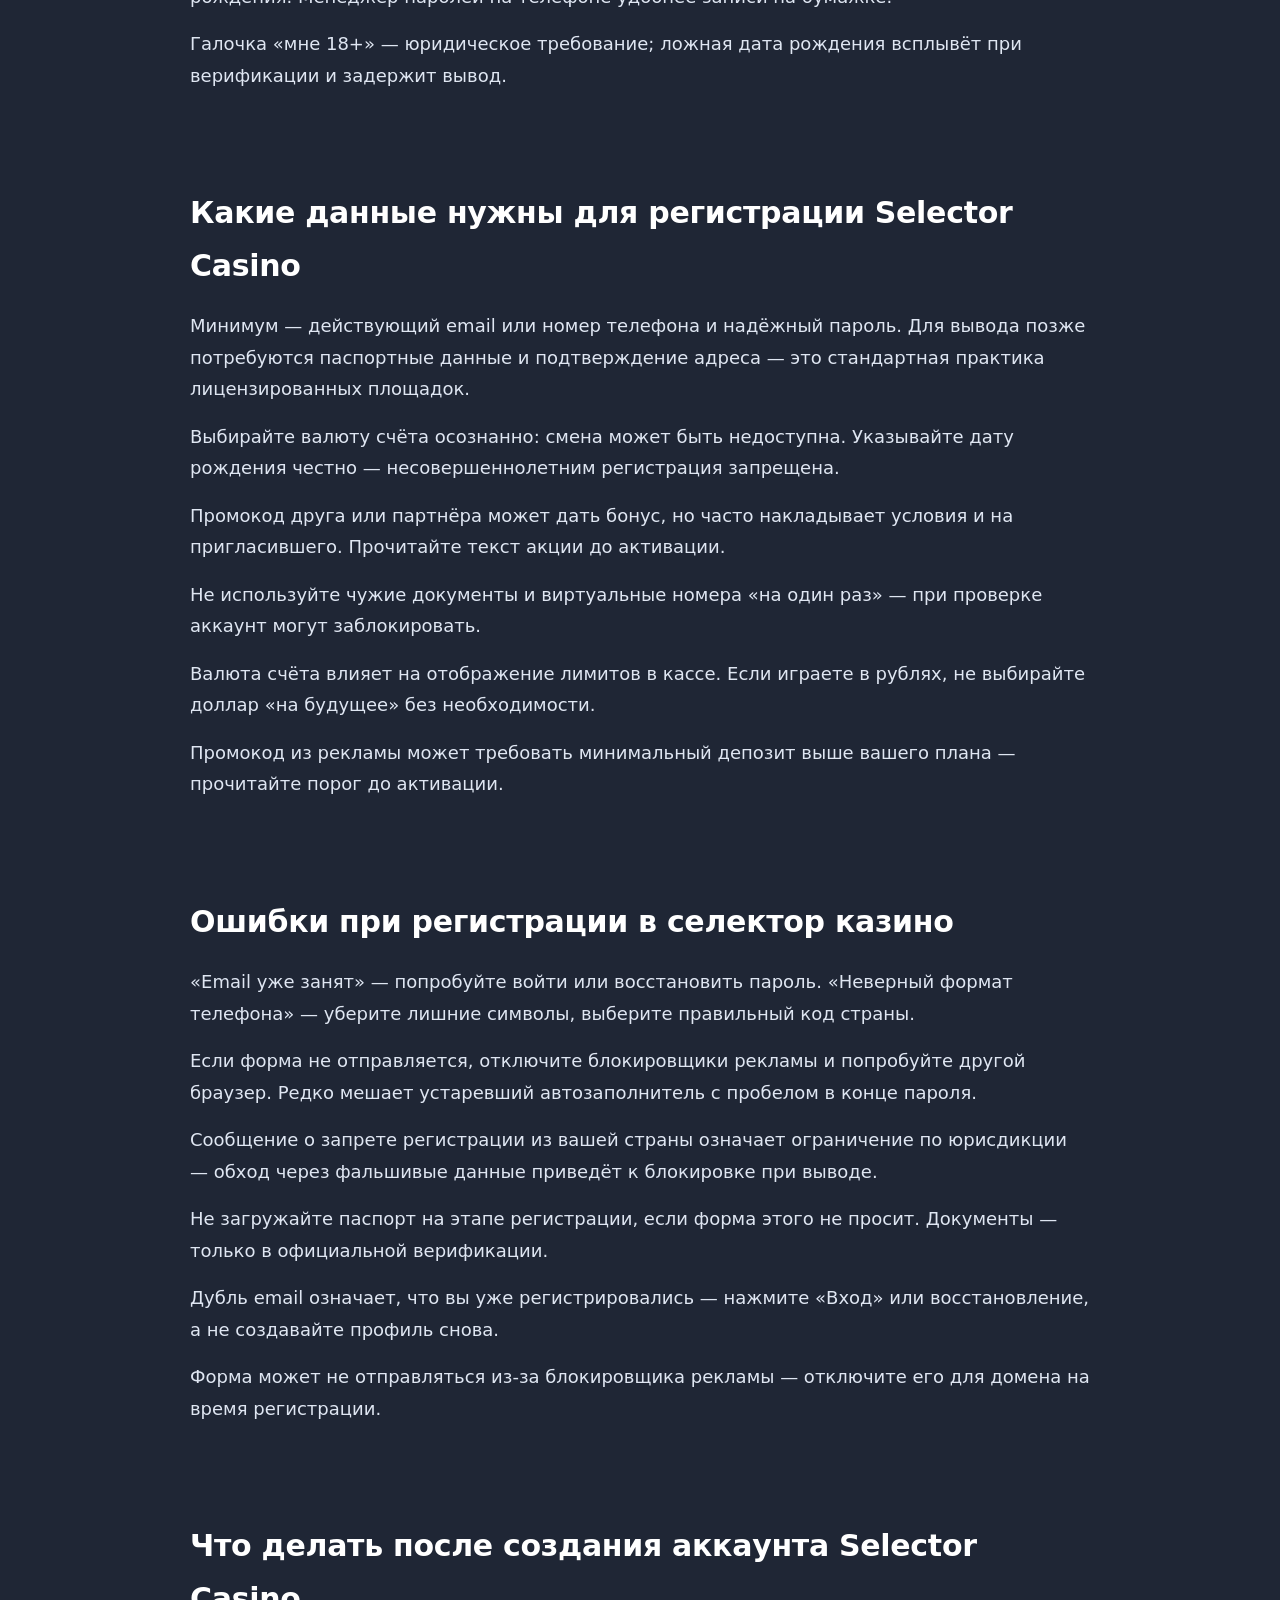
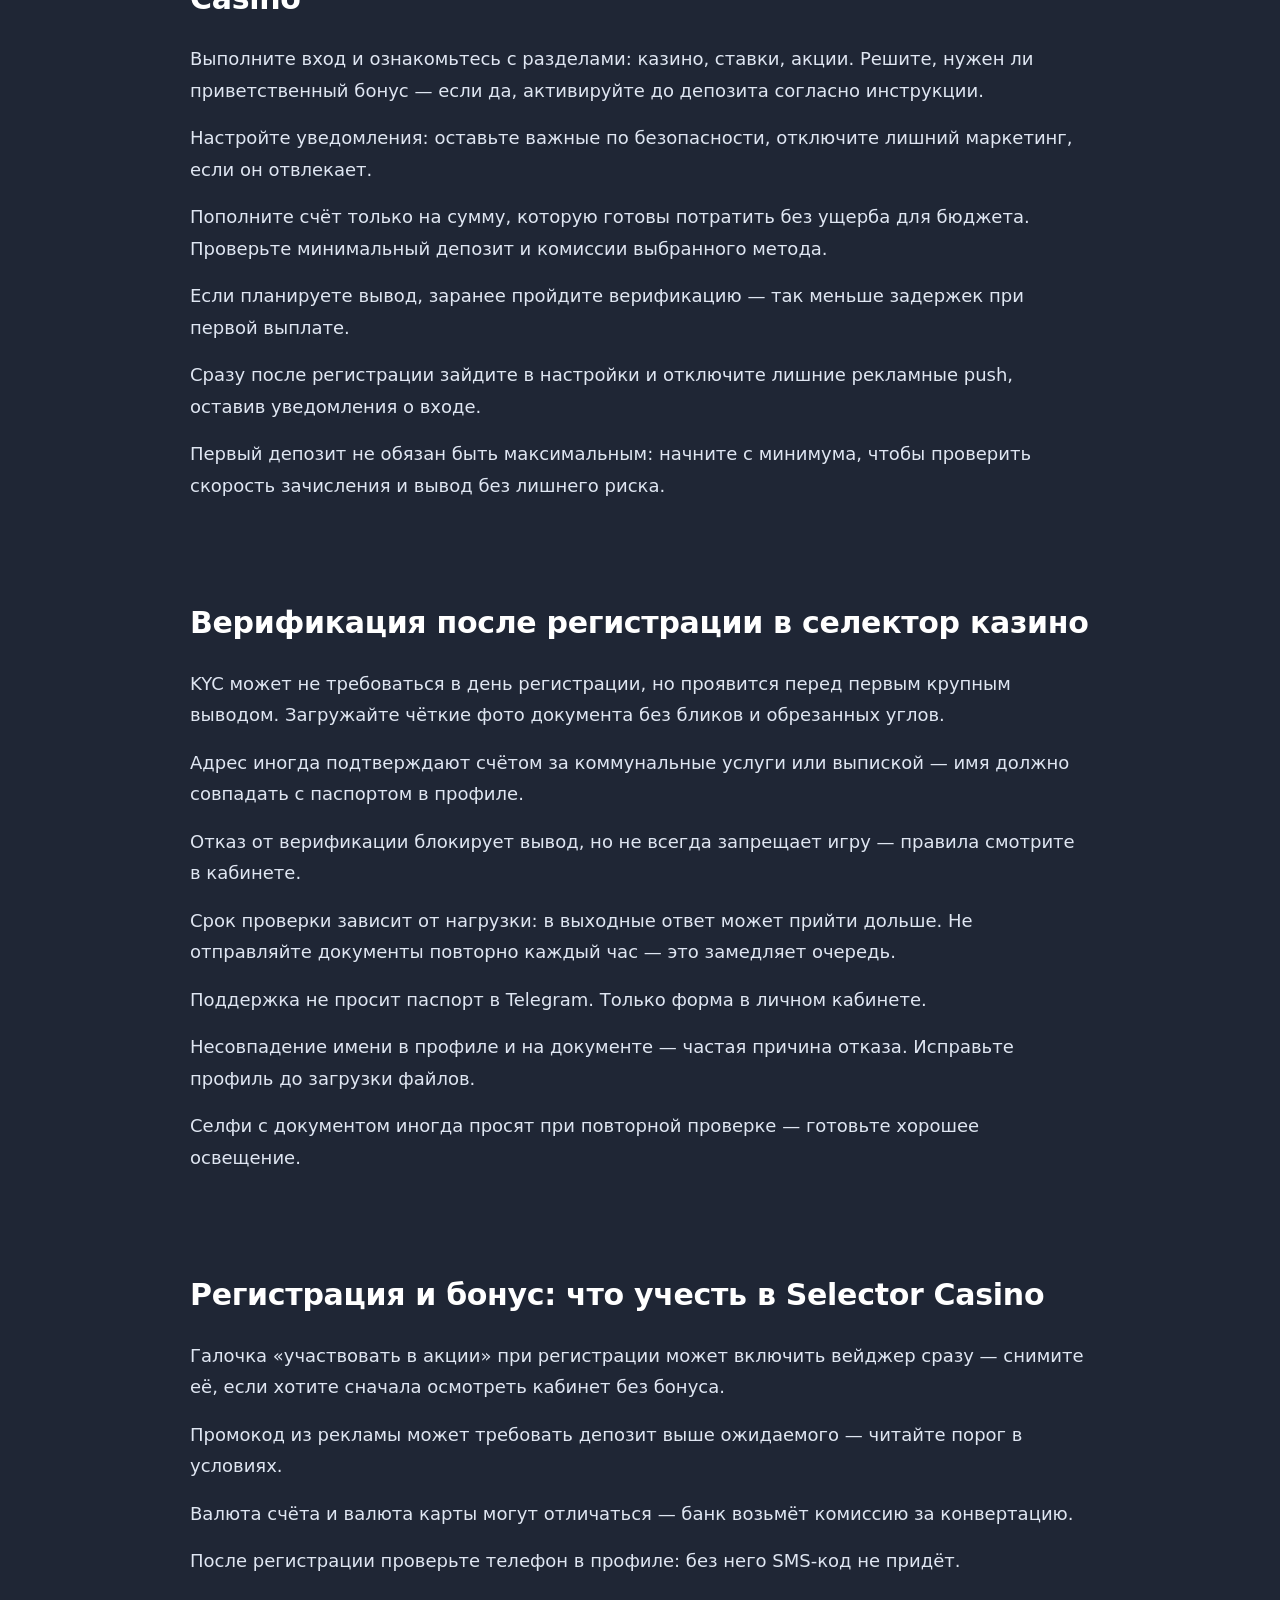
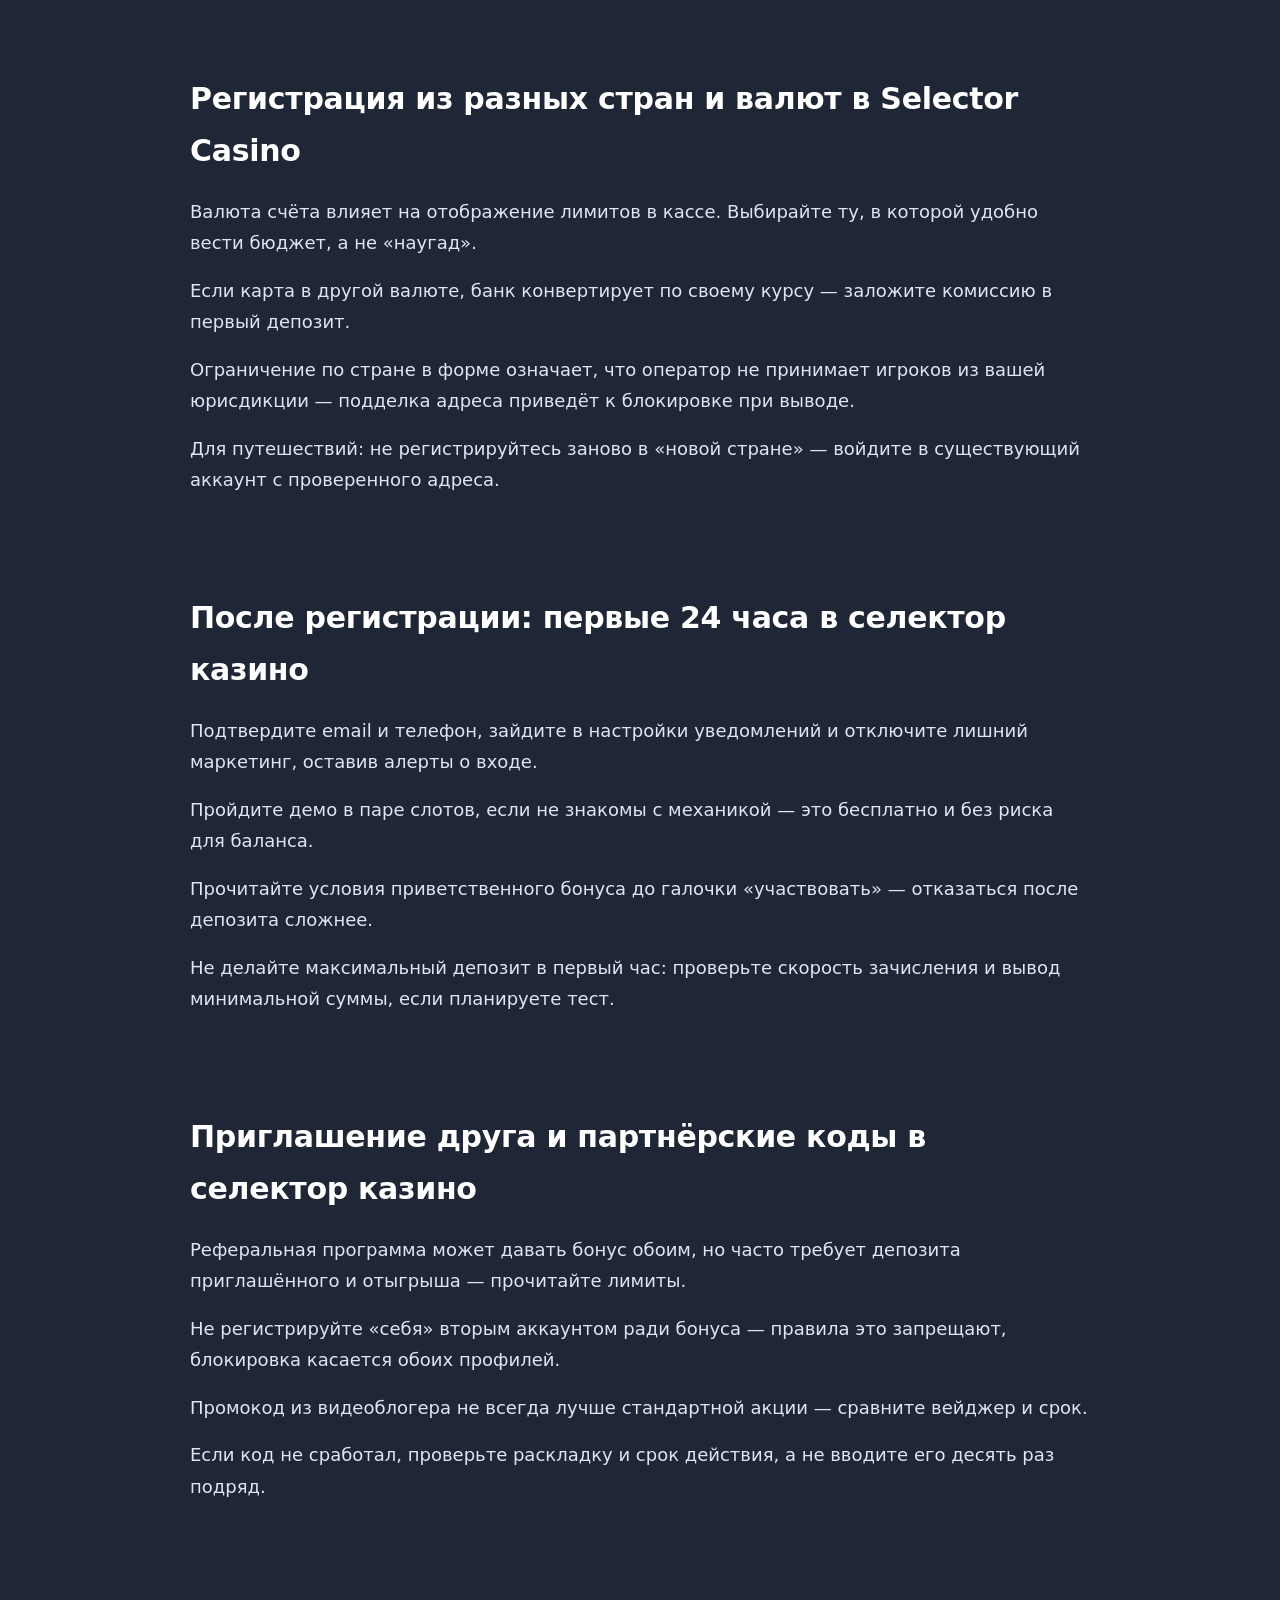
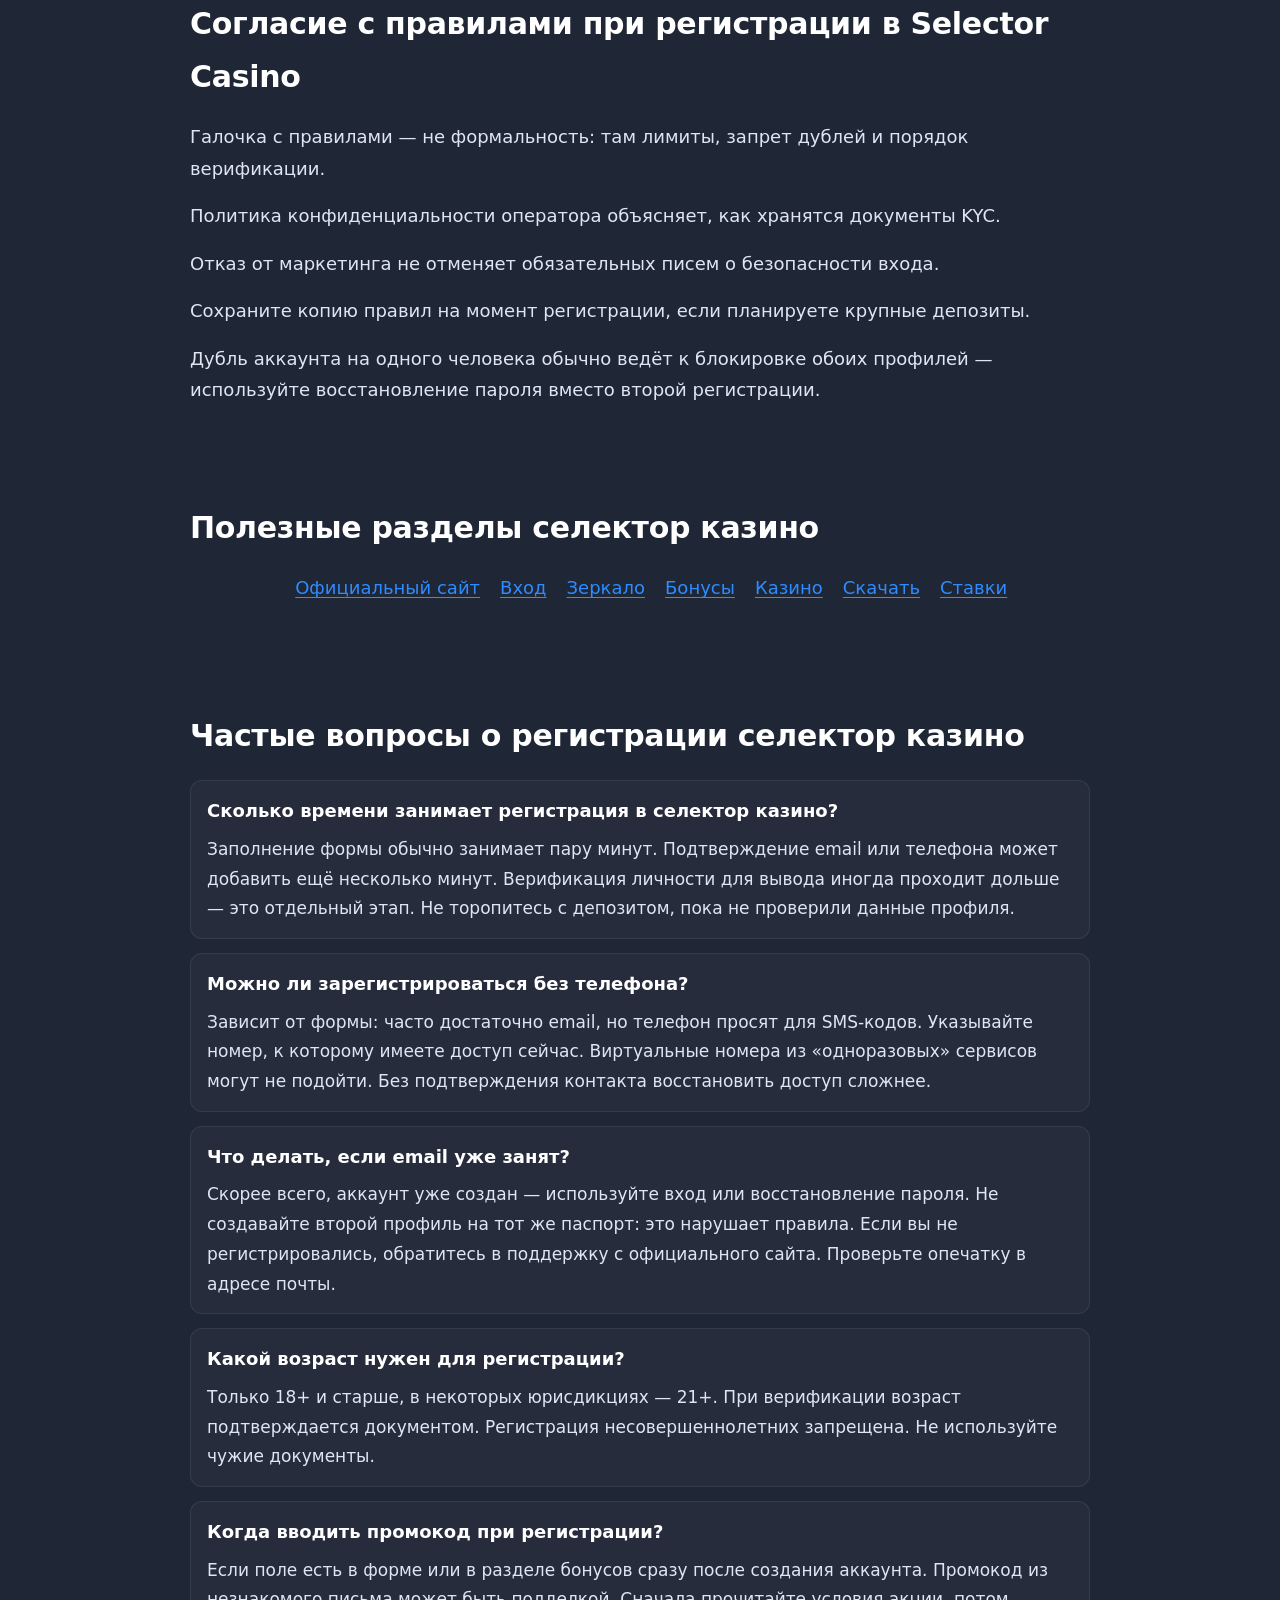
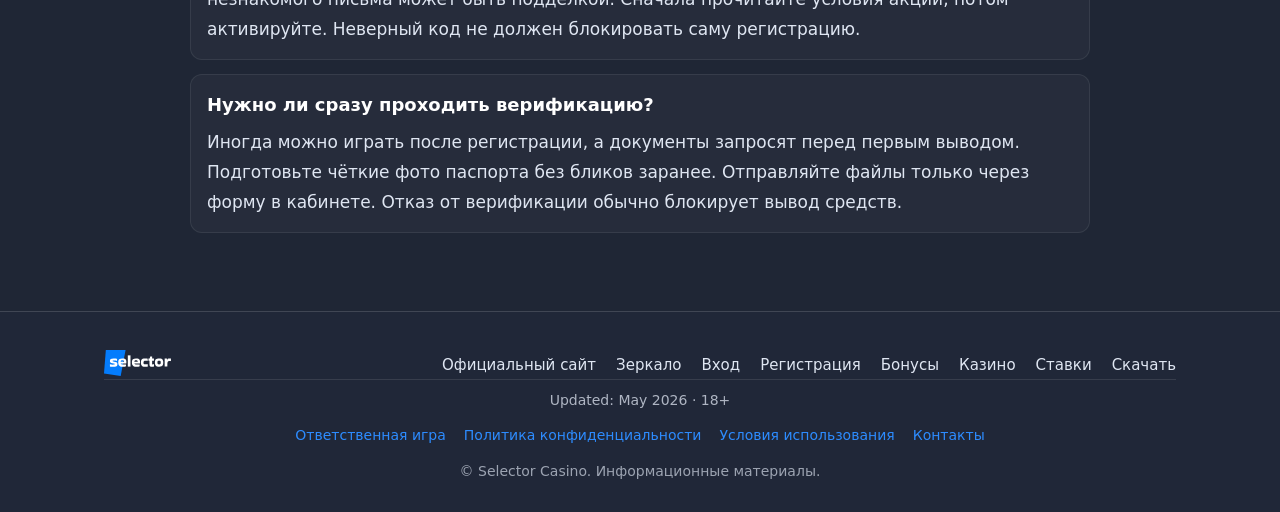
<file: registration.html>
<!DOCTYPE html>
<html lang="ru">
<head>
  <meta charset="UTF-8">
  <meta name="viewport" content="width=device-width, initial-scale=1.0">
  <meta name="robots" content="index, follow, max-image-preview:large">
  <title>Селектор казино регистрация — как создать аккаунт</title>
  <meta name="description" content="Регистрация в селектор казино: создание аккаунта Selector Casino, верификация, типовые ошибки и безопасность данных профиля.">
  <link rel="canonical" href="https://selector-casino.vercel.app/registration/">
  <meta property="og:type" content="website">
  <meta property="og:url" content="https://selector-casino.vercel.app/registration/">
  <meta property="og:title" content="Селектор казино регистрация — как создать аккаунт">
  <meta property="og:description" content="Регистрация в селектор казино: создание аккаунта Selector Casino, верификация, типовые ошибки и безопасность данных профиля.">
  <meta property="og:image" content="https://selector-casino.vercel.app/assets/img/selector-banner.png">
  <meta property="og:locale" content="ru_RU">
  <meta name="twitter:card" content="summary_large_image">
  <meta name="twitter:title" content="Селектор казино регистрация — как создать аккаунт">
  <meta name="twitter:description" content="Регистрация в селектор казино: создание аккаунта Selector Casino, верификация, типовые ошибки и безопасность данных профиля.">
  <meta name="twitter:image" content="https://selector-casino.vercel.app/assets/img/selector-banner.png">
  <meta name="theme-color" content="#1f2937">
  <link rel="icon" href="/favicon.ico?v=2" sizes="any">
  <link rel="icon" type="image/png" sizes="32x32" href="/favicon-32x32.png?v=2">
  <link rel="icon" type="image/png" sizes="16x16" href="/favicon-16x16.png?v=2">
  <link rel="apple-touch-icon" href="/apple-touch-icon.png?v=2">
  <link rel="manifest" href="/site.webmanifest">
  <link rel="preload" as="image" href="/assets/img/selector-banner.png" fetchpriority="high">
  <link rel="stylesheet" href="/style.css">
<script type="application/ld+json">
{
  "@context": "https://schema.org",
  "@graph": [
    {
      "@type": "Organization",
      "@id": "https://selector-casino.vercel.app/#organization",
      "name": "Selector Casino",
      "url": "https://selector-casino.vercel.app/",
      "logo": {
        "@type": "ImageObject",
        "url": "https://selector-casino.vercel.app/assets/img/logo.svg"
      }
    },
    {
      "@type": "WebSite",
      "@id": "https://selector-casino.vercel.app/#website",
      "url": "https://selector-casino.vercel.app/",
      "name": "Selector Casino",
      "publisher": {
        "@id": "https://selector-casino.vercel.app/#organization"
      },
      "inLanguage": "ru-RU"
    },
    {
      "@type": "WebPage",
      "@id": "https://selector-casino.vercel.app/registration/#webpage",
      "url": "https://selector-casino.vercel.app/registration/",
      "name": "Селектор казино регистрация — как создать аккаунт",
      "description": "Регистрация в селектор казино: создание аккаунта Selector Casino, верификация, типовые ошибки и безопасность данных профиля.",
      "isPartOf": {
        "@id": "https://selector-casino.vercel.app/#website"
      },
      "inLanguage": "ru-RU"
    },
    {
      "@type": "BreadcrumbList",
      "@id": "https://selector-casino.vercel.app/registration/#breadcrumb",
      "itemListElement": [
        {
          "@type": "ListItem",
          "position": 1,
          "name": "Главная",
          "item": "https://selector-casino.vercel.app/"
        },
        {
          "@type": "ListItem",
          "position": 2,
          "name": "Регистрация",
          "item": "https://selector-casino.vercel.app/registration/"
        }
      ]
    },
    {
      "@type": "Article",
      "@id": "https://selector-casino.vercel.app/registration/#article",
      "headline": "Селектор казино регистрация",
      "description": "Регистрация в селектор казино: создание аккаунта Selector Casino, верификация, типовые ошибки и безопасность данных профиля.",
      "author": {
        "@id": "https://selector-casino.vercel.app/#organization"
      },
      "publisher": {
        "@id": "https://selector-casino.vercel.app/#organization"
      },
      "datePublished": "2026-05-17",
      "dateModified": "2026-05-17",
      "inLanguage": "ru-RU",
      "mainEntityOfPage": {
        "@id": "https://selector-casino.vercel.app/registration/#webpage"
      }
    },
    {
      "@type": "FAQPage",
      "@id": "https://selector-casino.vercel.app/registration/#faq",
      "mainEntity": [
        {
          "@type": "Question",
          "name": "Сколько времени занимает регистрация в селектор казино?",
          "acceptedAnswer": {
            "@type": "Answer",
            "text": "Заполнение формы обычно занимает пару минут. Подтверждение email или телефона может добавить ещё несколько минут. Верификация личности для вывода иногда проходит дольше — это отдельный этап. Не торопитесь с депозитом, пока не проверили данные профиля."
          }
        },
        {
          "@type": "Question",
          "name": "Можно ли зарегистрироваться без телефона?",
          "acceptedAnswer": {
            "@type": "Answer",
            "text": "Зависит от формы: часто достаточно email, но телефон просят для SMS-кодов. Указывайте номер, к которому имеете доступ сейчас. Виртуальные номера из «одноразовых» сервисов могут не подойти. Без подтверждения контакта восстановить доступ сложнее."
          }
        },
        {
          "@type": "Question",
          "name": "Что делать, если email уже занят?",
          "acceptedAnswer": {
            "@type": "Answer",
            "text": "Скорее всего, аккаунт уже создан — используйте вход или восстановление пароля. Не создавайте второй профиль на тот же паспорт: это нарушает правила. Если вы не регистрировались, обратитесь в поддержку с официального сайта. Проверьте опечатку в адресе почты."
          }
        },
        {
          "@type": "Question",
          "name": "Какой возраст нужен для регистрации?",
          "acceptedAnswer": {
            "@type": "Answer",
            "text": "Только 18+ и старше, в некоторых юрисдикциях — 21+. При верификации возраст подтверждается документом. Регистрация несовершеннолетних запрещена. Не используйте чужие документы."
          }
        },
        {
          "@type": "Question",
          "name": "Когда вводить промокод при регистрации?",
          "acceptedAnswer": {
            "@type": "Answer",
            "text": "Если поле есть в форме или в разделе бонусов сразу после создания аккаунта. Промокод из незнакомого письма может быть подделкой. Сначала прочитайте условия акции, потом активируйте. Неверный код не должен блокировать саму регистрацию."
          }
        },
        {
          "@type": "Question",
          "name": "Нужно ли сразу проходить верификацию?",
          "acceptedAnswer": {
            "@type": "Answer",
            "text": "Иногда можно играть после регистрации, а документы запросят перед первым выводом. Подготовьте чёткие фото паспорта без бликов заранее. Отправляйте файлы только через форму в кабинете. Отказ от верификации обычно блокирует вывод средств."
          }
        }
      ]
    }
  ]
}
</script>
</head>
<body>
  <header class="site-header">
    <div class="container">
      <div class="header-bar">
        <div class="header-left">
          <a class="logo" href="/"><img src="/assets/img/logo.svg" width="934" height="362" alt="Selector Casino — логотип"></a>
          <a class="btn btn--bonus-header" href="https://pdlinktwentythree.xyz/click/6a15956c6bcc635a2e6f8cc4/4834/16773/subaccount" rel="nofollow sponsored noopener" target="_blank">Бонус</a>
        </div>
        <nav class="nav-desktop" aria-label="Основное меню">
          <ul>
            <li><a href="/official-site/">Официальный сайт</a></li>
            <li><a href="/bets/">Ставки</a></li>
            <li><a href="/zerkalo/">Зеркало</a></li>
            <li><a href="/casino/">Казино</a></li>
            <li><a href="/download/">Скачать</a></li>
            <li><a href="/#sobytiya">События</a></li>
            <li><a href="/login/">Вход</a></li>
            <li><a href="/#podderzhka">Поддержка</a></li>
          </ul>
        </nav>
        <button type="button" class="burger" aria-controls="mobile-nav" aria-expanded="false" aria-label="Открыть меню">
          <span class="burger-lines" aria-hidden="true"></span>
        </button>
      </div>
      <nav id="mobile-nav" class="nav-mobile-panel" hidden aria-label="Мобильное меню">
        <ul>
          <li class="nav-mobile-only"><a href="/">Главная</a></li>
          <li><a href="/official-site/">Официальный сайт</a></li>
          <li><a href="/bets/">Ставки</a></li>
          <li><a href="/zerkalo/">Зеркало</a></li>
          <li><a href="/casino/">Казино</a></li>
          <li><a href="/download/">Скачать</a></li>
          <li><a href="/#sobytiya">События</a></li>
          <li><a href="/login/">Вход</a></li>
          <li><a href="/#podderzhka">Поддержка</a></li>
          <li><a href="/registration/">Регистрация</a></li>
          <li><a href="/bonus/">Бонусы</a></li>
        </ul>
      </nav>
    </div>
  </header>
  <main>
    <section class="hero">
      <div class="container">
        <h1>Селектор казино регистрация</h1>
        <div class="hero-lead">
          <p>Регистрация в селектор казино создаёт личный аккаунт для игры на деньги, получения бонусов и вывода выигрышей. Расскажем, какие данные понадобятся, как избежать типичных ошибок и что сделать сразу после создания профиля.</p>
          <p>Указывайте правдивую информацию: при верификации несовпадение данных может задержать выплату. Регистрация доступна только совершеннолетним.</p>
        </div>
        <div class="hero-actions">
          <a class="btn btn--cta" href="https://pdlinktwentythree.xyz/click/6a15956c6bcc635a2e6f8cc4/4834/16773/subaccount" rel="nofollow sponsored noopener" target="_blank">Регистрация</a>
          <a class="hero-banner" href="https://pdlinktwentythree.xyz/click/6a15956c6bcc635a2e6f8cc4/4834/16773/subaccount" rel="nofollow sponsored noopener" target="_blank">
            <img src="/assets/img/selector-banner.png" width="1200" height="400" alt="Селектор казино регистрация аккаунта" loading="eager" fetchpriority="high" decoding="async">
          </a>
        </div>
      </div>
    </section>
    <section class="section-block">
      <div class="container">
        <h2>Как пройти регистрацию в селектор казино</h2>
        <p>Откройте официальный сайт и нажмите «Регистрация». Заполните форму: email или телефон, пароль, валюта счёта (если предлагается выбор), согласие с правилами. Промокод введите только если уже знаете условия акции.</p>
        <p>Подтвердите контакт — код из SMS или ссылка в письме. Без подтверждения восстановление доступа и уведомления о безопасности могут не работать.</p>
        <p>Войдите в новый аккаунт и просмотрите профиль: имя, контакты, настройки уведомлений. Исправьте опечатки сразу, пока не начались операции с деньгами.</p>
        <p>Не регистрируйтесь повторно, если забыли пароль — используйте восстановление. Второй аккаунт на одного человека обычно запрещён.</p>
        <p>Пароль от 12 символов с буквами и цифрами сложнее взломать, чем имя собаки с годом рождения. Менеджер паролей на телефоне удобнее записи на бумажке.</p>
        <p>Галочка «мне 18+» — юридическое требование; ложная дата рождения всплывёт при верификации и задержит вывод.</p>

      </div>
    </section>
    <section class="section-block">
      <div class="container">
        <h2>Какие данные нужны для регистрации Selector Casino</h2>
        <p>Минимум — действующий email или номер телефона и надёжный пароль. Для вывода позже потребуются паспортные данные и подтверждение адреса — это стандартная практика лицензированных площадок.</p>
        <p>Выбирайте валюту счёта осознанно: смена может быть недоступна. Указывайте дату рождения честно — несовершеннолетним регистрация запрещена.</p>
        <p>Промокод друга или партнёра может дать бонус, но часто накладывает условия и на пригласившего. Прочитайте текст акции до активации.</p>
        <p>Не используйте чужие документы и виртуальные номера «на один раз» — при проверке аккаунт могут заблокировать.</p>
        <p>Валюта счёта влияет на отображение лимитов в кассе. Если играете в рублях, не выбирайте доллар «на будущее» без необходимости.</p>
        <p>Промокод из рекламы может требовать минимальный депозит выше вашего плана — прочитайте порог до активации.</p>

      </div>
    </section>
    <section class="section-block">
      <div class="container">
        <h2>Ошибки при регистрации в селектор казино</h2>
        <p>«Email уже занят» — попробуйте войти или восстановить пароль. «Неверный формат телефона» — уберите лишние символы, выберите правильный код страны.</p>
        <p>Если форма не отправляется, отключите блокировщики рекламы и попробуйте другой браузер. Редко мешает устаревший автозаполнитель с пробелом в конце пароля.</p>
        <p>Сообщение о запрете регистрации из вашей страны означает ограничение по юрисдикции — обход через фальшивые данные приведёт к блокировке при выводе.</p>
        <p>Не загружайте паспорт на этапе регистрации, если форма этого не просит. Документы — только в официальной верификации.</p>
        <p>Дубль email означает, что вы уже регистрировались — нажмите «Вход» или восстановление, а не создавайте профиль снова.</p>
        <p>Форма может не отправляться из‑за блокировщика рекламы — отключите его для домена на время регистрации.</p>

      </div>
    </section>
    <section class="section-block">
      <div class="container">
        <h2>Что делать после создания аккаунта Selector Casino</h2>
        <p>Выполните вход и ознакомьтесь с разделами: казино, ставки, акции. Решите, нужен ли приветственный бонус — если да, активируйте до депозита согласно инструкции.</p>
        <p>Настройте уведомления: оставьте важные по безопасности, отключите лишний маркетинг, если он отвлекает.</p>
        <p>Пополните счёт только на сумму, которую готовы потратить без ущерба для бюджета. Проверьте минимальный депозит и комиссии выбранного метода.</p>
        <p>Если планируете вывод, заранее пройдите верификацию — так меньше задержек при первой выплате.</p>
        <p>Сразу после регистрации зайдите в настройки и отключите лишние рекламные push, оставив уведомления о входе.</p>
        <p>Первый депозит не обязан быть максимальным: начните с минимума, чтобы проверить скорость зачисления и вывод без лишнего риска.</p>

      </div>
    </section>
    <section class="section-block">
      <div class="container">
        <h2>Верификация после регистрации в селектор казино</h2>
        <p>KYC может не требоваться в день регистрации, но проявится перед первым крупным выводом. Загружайте чёткие фото документа без бликов и обрезанных углов.</p>
        <p>Адрес иногда подтверждают счётом за коммунальные услуги или выпиской — имя должно совпадать с паспортом в профиле.</p>
        <p>Отказ от верификации блокирует вывод, но не всегда запрещает игру — правила смотрите в кабинете.</p>
        <p>Срок проверки зависит от нагрузки: в выходные ответ может прийти дольше. Не отправляйте документы повторно каждый час — это замедляет очередь.</p>
        <p>Поддержка не просит паспорт в Telegram. Только форма в личном кабинете.</p>
        <p>Несовпадение имени в профиле и на документе — частая причина отказа. Исправьте профиль до загрузки файлов.</p>
        <p>Селфи с документом иногда просят при повторной проверке — готовьте хорошее освещение.</p>

      </div>
    </section>
    <section class="section-block">
      <div class="container">
        <h2>Регистрация и бонус: что учесть в Selector Casino</h2>
        <p>Галочка «участвовать в акции» при регистрации может включить вейджер сразу — снимите её, если хотите сначала осмотреть кабинет без бонуса.</p>
        <p>Промокод из рекламы может требовать депозит выше ожидаемого — читайте порог в условиях.</p>
        <p>Валюта счёта и валюта карты могут отличаться — банк возьмёт комиссию за конвертацию.</p>
        <p>После регистрации проверьте телефон в профиле: без него SMS-код не придёт.</p>

      </div>
    </section>
    <section class="section-block">
      <div class="container">
        <h2>Регистрация из разных стран и валют в Selector Casino</h2>
        <p>Валюта счёта влияет на отображение лимитов в кассе. Выбирайте ту, в которой удобно вести бюджет, а не «наугад».</p>
        <p>Если карта в другой валюте, банк конвертирует по своему курсу — заложите комиссию в первый депозит.</p>
        <p>Ограничение по стране в форме означает, что оператор не принимает игроков из вашей юрисдикции — подделка адреса приведёт к блокировке при выводе.</p>
        <p>Для путешествий: не регистрируйтесь заново в «новой стране» — войдите в существующий аккаунт с проверенного адреса.</p>

      </div>
    </section>
    <section class="section-block">
      <div class="container">
        <h2>После регистрации: первые 24 часа в селектор казино</h2>
        <p>Подтвердите email и телефон, зайдите в настройки уведомлений и отключите лишний маркетинг, оставив алерты о входе.</p>
        <p>Пройдите демо в паре слотов, если не знакомы с механикой — это бесплатно и без риска для баланса.</p>
        <p>Прочитайте условия приветственного бонуса до галочки «участвовать» — отказаться после депозита сложнее.</p>
        <p>Не делайте максимальный депозит в первый час: проверьте скорость зачисления и вывод минимальной суммы, если планируете тест.</p>

      </div>
    </section>
    <section class="section-block">
      <div class="container">
        <h2>Приглашение друга и партнёрские коды в селектор казино</h2>
        <p>Реферальная программа может давать бонус обоим, но часто требует депозита приглашённого и отыгрыша — прочитайте лимиты.</p>
        <p>Не регистрируйте «себя» вторым аккаунтом ради бонуса — правила это запрещают, блокировка касается обоих профилей.</p>
        <p>Промокод из видеоблогера не всегда лучше стандартной акции — сравните вейджер и срок.</p>
        <p>Если код не сработал, проверьте раскладку и срок действия, а не вводите его десять раз подряд.</p>

      </div>
    </section>
    <section class="section-block">
      <div class="container">
        <h2>Согласие с правилами при регистрации в Selector Casino</h2>
        <p>Галочка с правилами — не формальность: там лимиты, запрет дублей и порядок верификации.</p>
        <p>Политика конфиденциальности оператора объясняет, как хранятся документы KYC.</p>
        <p>Отказ от маркетинга не отменяет обязательных писем о безопасности входа.</p>
        <p>Сохраните копию правил на момент регистрации, если планируете крупные депозиты.</p>
        <p>Дубль аккаунта на одного человека обычно ведёт к блокировке обоих профилей — используйте восстановление пароля вместо второй регистрации.</p>

      </div>
    </section>
    <section class="section-block useful-links-block">
      <div class="container">
        <h2>Полезные разделы селектор казино</h2>
        <ul class="useful-links-list">
          <li><a href="/official-site/">Официальный сайт</a></li>
          <li><a href="/login/">Вход</a></li>
          <li><a href="/zerkalo/">Зеркало</a></li>
          <li><a href="/bonus/">Бонусы</a></li>
          <li><a href="/casino/">Казино</a></li>
          <li><a href="/download/">Скачать</a></li>
          <li><a href="/bets/">Ставки</a></li>
        </ul>
      </div>
    </section>
    <section class="section-block" id="faq">
      <div class="container">
        <h2>Частые вопросы о регистрации селектор казино</h2>
        <div class="faq-item">
          <strong>Сколько времени занимает регистрация в селектор казино?</strong>
          <p>Заполнение формы обычно занимает пару минут. Подтверждение email или телефона может добавить ещё несколько минут. Верификация личности для вывода иногда проходит дольше — это отдельный этап. Не торопитесь с депозитом, пока не проверили данные профиля.</p>
        </div>
        <div class="faq-item">
          <strong>Можно ли зарегистрироваться без телефона?</strong>
          <p>Зависит от формы: часто достаточно email, но телефон просят для SMS-кодов. Указывайте номер, к которому имеете доступ сейчас. Виртуальные номера из «одноразовых» сервисов могут не подойти. Без подтверждения контакта восстановить доступ сложнее.</p>
        </div>
        <div class="faq-item">
          <strong>Что делать, если email уже занят?</strong>
          <p>Скорее всего, аккаунт уже создан — используйте вход или восстановление пароля. Не создавайте второй профиль на тот же паспорт: это нарушает правила. Если вы не регистрировались, обратитесь в поддержку с официального сайта. Проверьте опечатку в адресе почты.</p>
        </div>
        <div class="faq-item">
          <strong>Какой возраст нужен для регистрации?</strong>
          <p>Только 18+ и старше, в некоторых юрисдикциях — 21+. При верификации возраст подтверждается документом. Регистрация несовершеннолетних запрещена. Не используйте чужие документы.</p>
        </div>
        <div class="faq-item">
          <strong>Когда вводить промокод при регистрации?</strong>
          <p>Если поле есть в форме или в разделе бонусов сразу после создания аккаунта. Промокод из незнакомого письма может быть подделкой. Сначала прочитайте условия акции, потом активируйте. Неверный код не должен блокировать саму регистрацию.</p>
        </div>
        <div class="faq-item">
          <strong>Нужно ли сразу проходить верификацию?</strong>
          <p>Иногда можно играть после регистрации, а документы запросят перед первым выводом. Подготовьте чёткие фото паспорта без бликов заранее. Отправляйте файлы только через форму в кабинете. Отказ от верификации обычно блокирует вывод средств.</p>
        </div>
      </div>
    </section>
  </main>
  <footer class="site-footer">
    <div class="container">
      <div class="footer-inner">
        <a class="footer-logo" href="/"><img src="/assets/img/logo.svg" width="934" height="362" alt="Selector Casino" loading="lazy"></a>
        <nav class="footer-nav" aria-label="Ссылки в подвале">
          <ul>
            <li><a href="/official-site/">Официальный сайт</a></li>
            <li><a href="/zerkalo/">Зеркало</a></li>
            <li><a href="/login/">Вход</a></li>
            <li><a href="/registration/">Регистрация</a></li>
            <li><a href="/bonus/">Бонусы</a></li>
            <li><a href="/casino/">Казино</a></li>
            <li><a href="/bets/">Ставки</a></li>
            <li><a href="/download/">Скачать</a></li>
          </ul>
        </nav>
      </div>
      <div class="trust-footer">
        <p class="trust-meta"><span>Updated: May 2026</span> · <span>18+</span></p>
        <nav class="trust-links" aria-label="Правовая информация">
          <a href="/responsible-gaming/">Ответственная игра</a>
          <a href="/privacy-policy/">Политика конфиденциальности</a>
          <a href="/terms/">Условия использования</a>
          <a href="/contacts/">Контакты</a>
        </nav>
        <p class="copyright">© Selector Casino. Информационные материалы.</p>
      </div>
    </div>
  </footer>
  <script src="/script.js" defer></script>
</body>
</html>
</file>
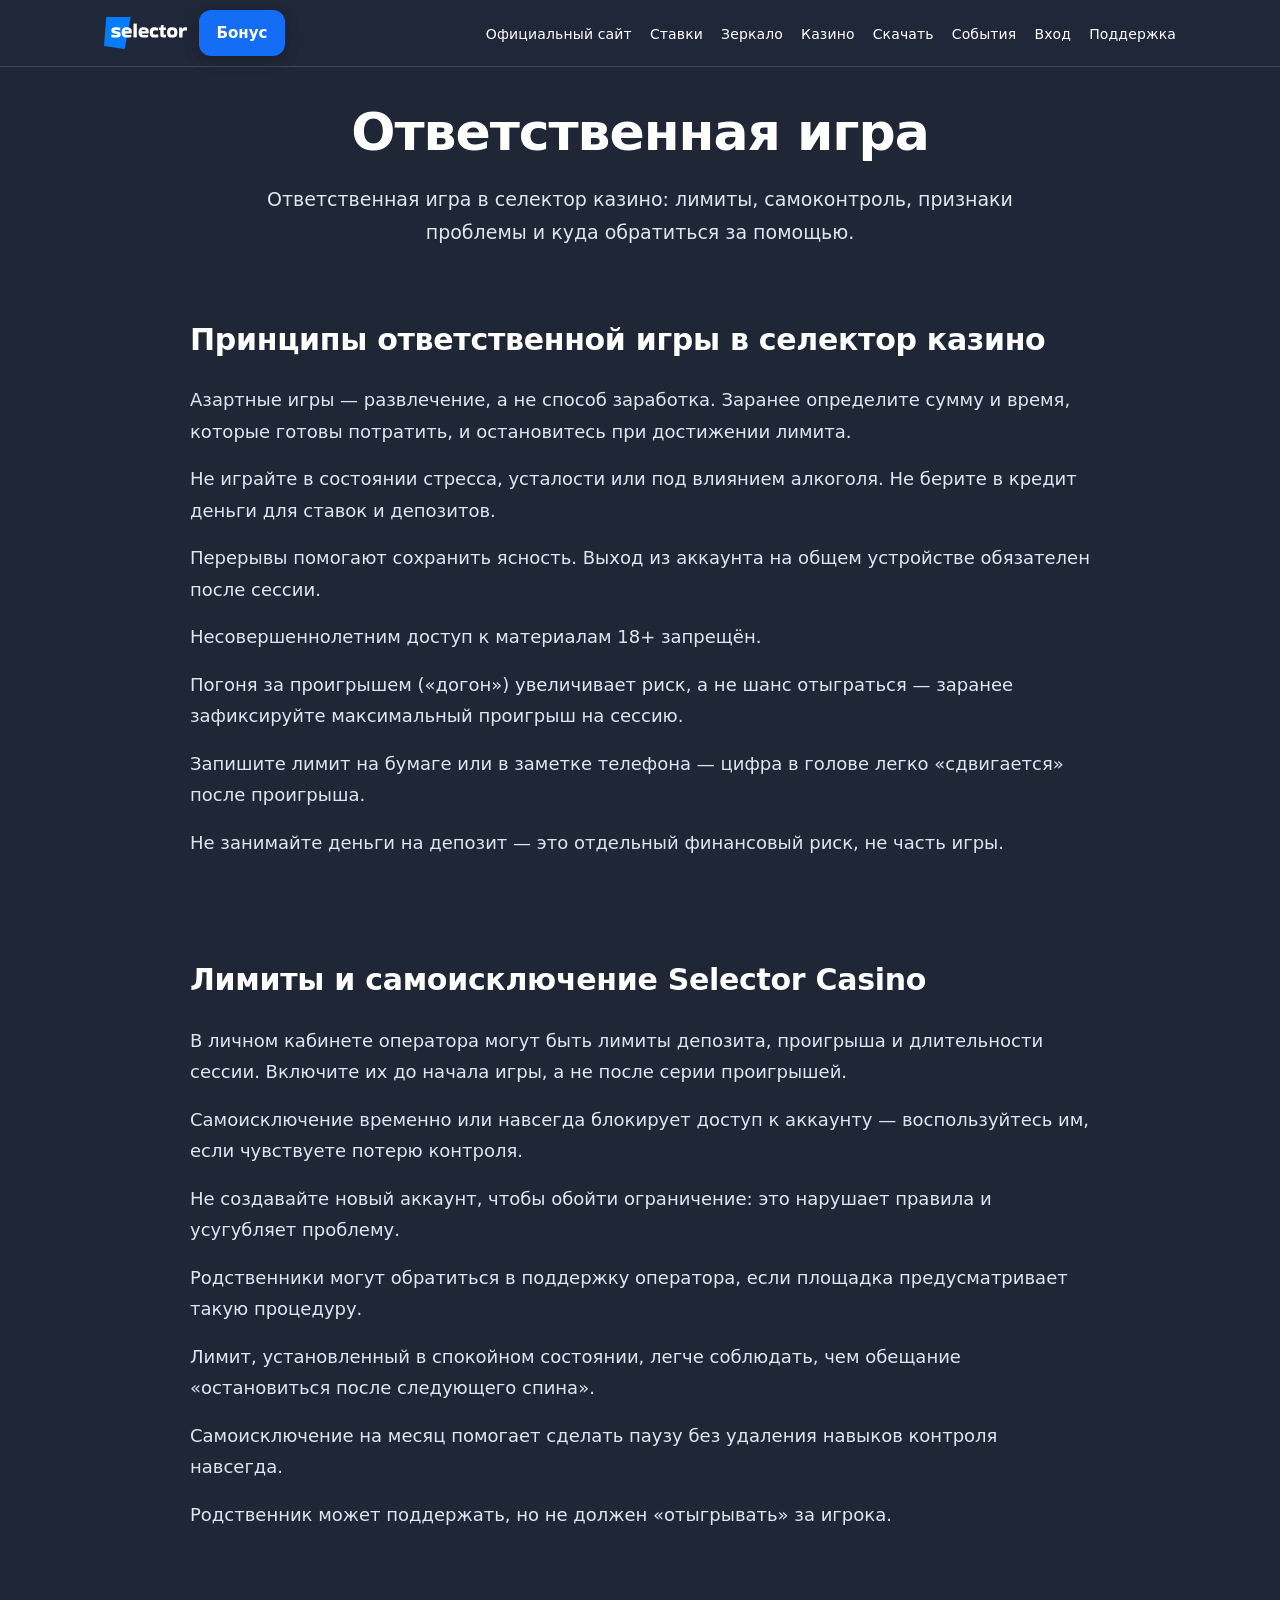
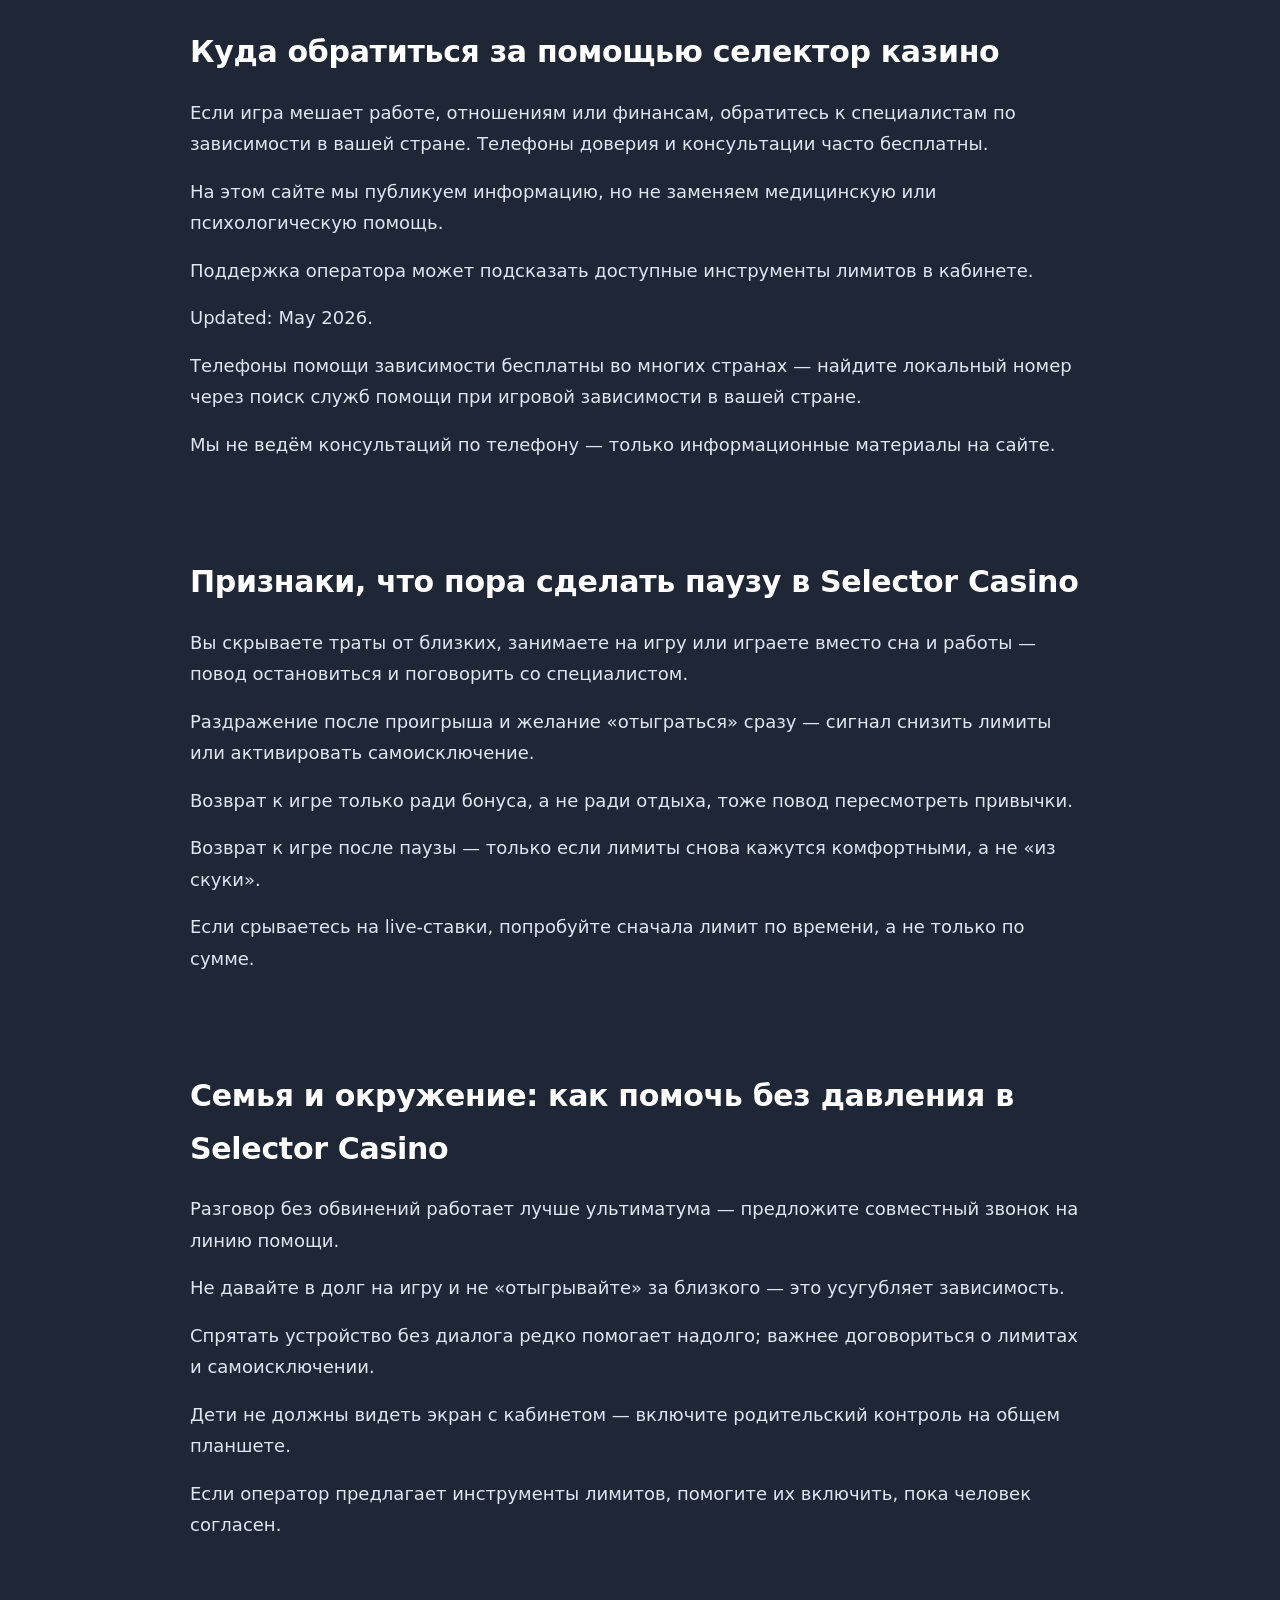
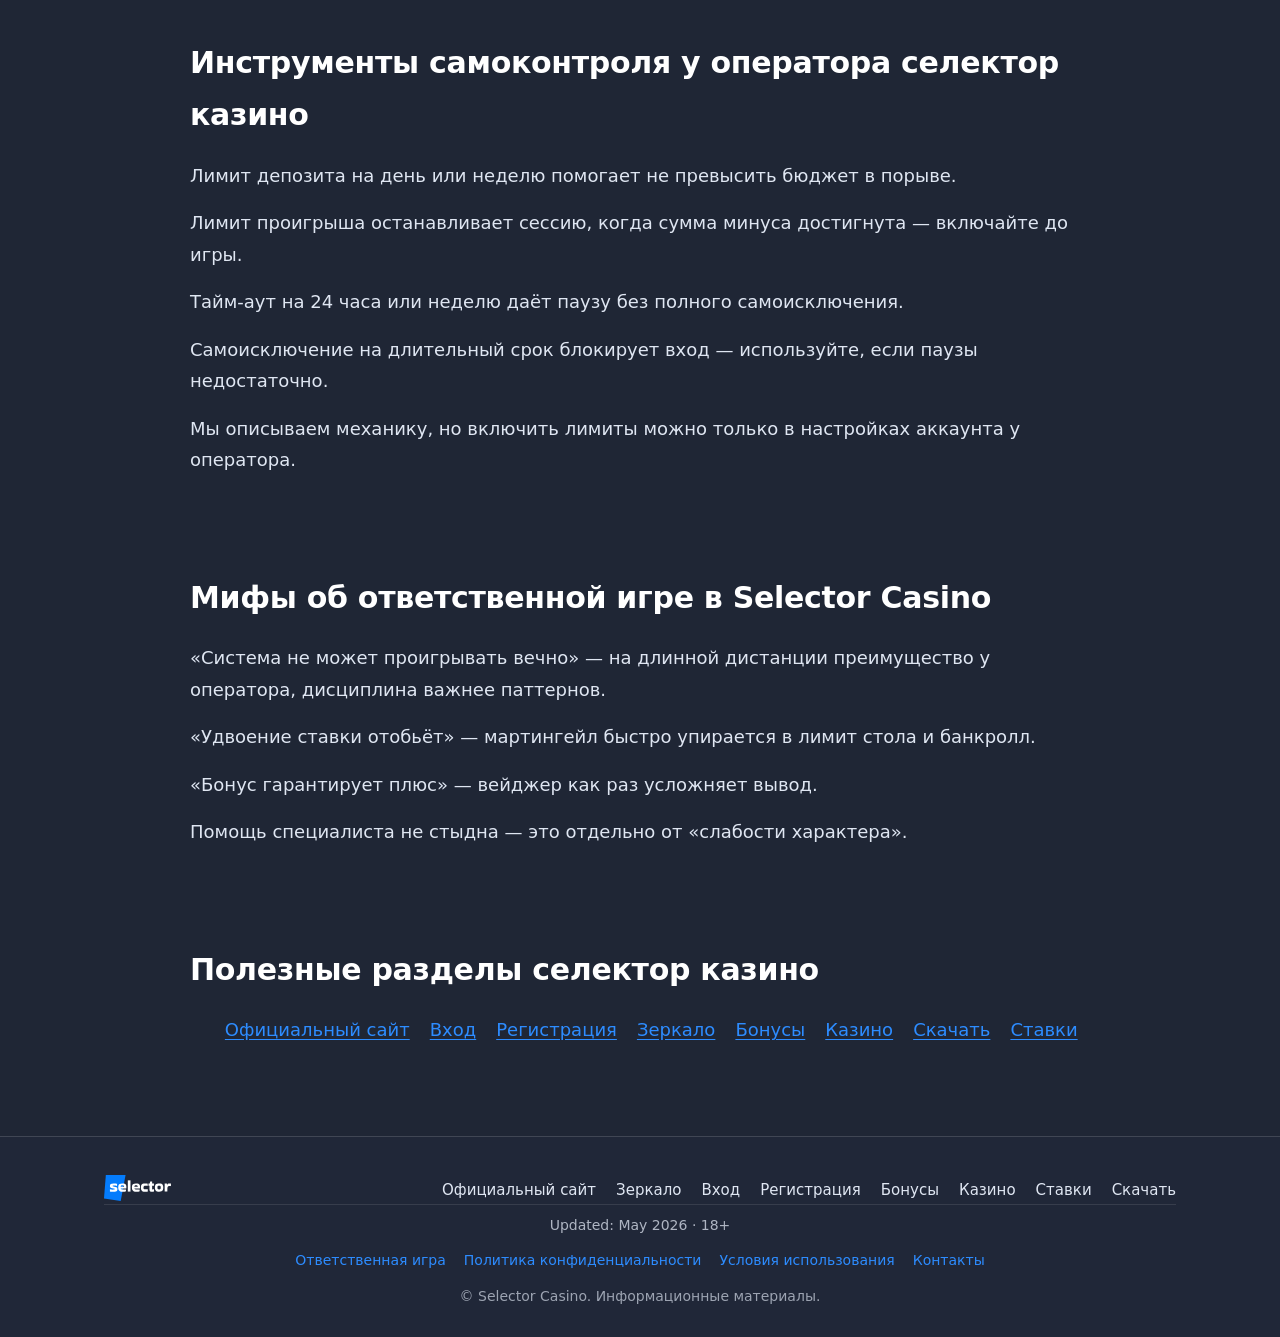
<file: responsible-gaming.html>
<!DOCTYPE html>
<html lang="ru">
<head>
  <meta charset="UTF-8">
  <meta name="viewport" content="width=device-width, initial-scale=1.0">
  <meta name="robots" content="index, follow, max-image-preview:large">
  <title>Ответственная игра — Selector Casino</title>
  <meta name="description" content="Ответственная игра в селектор казино: лимиты, самоконтроль, признаки проблемы и куда обратиться за помощью.">
  <link rel="canonical" href="https://selector-casino.vercel.app/responsible-gaming/">
  <meta property="og:type" content="website">
  <meta property="og:url" content="https://selector-casino.vercel.app/responsible-gaming/">
  <meta property="og:title" content="Ответственная игра — Selector Casino">
  <meta property="og:description" content="Ответственная игра в селектор казино: лимиты, самоконтроль, признаки проблемы и куда обратиться за помощью.">
  <meta property="og:image" content="https://selector-casino.vercel.app/assets/img/selector-banner.png">
  <meta property="og:locale" content="ru_RU">
  <meta name="twitter:card" content="summary_large_image">
  <meta name="twitter:title" content="Ответственная игра — Selector Casino">
  <meta name="twitter:description" content="Ответственная игра в селектор казино: лимиты, самоконтроль, признаки проблемы и куда обратиться за помощью.">
  <meta name="twitter:image" content="https://selector-casino.vercel.app/assets/img/selector-banner.png">
  <meta name="theme-color" content="#1f2937">
  <link rel="icon" href="/favicon.ico?v=2" sizes="any">
  <link rel="icon" type="image/png" sizes="32x32" href="/favicon-32x32.png?v=2">
  <link rel="icon" type="image/png" sizes="16x16" href="/favicon-16x16.png?v=2">
  <link rel="apple-touch-icon" href="/apple-touch-icon.png?v=2">
  <link rel="manifest" href="/site.webmanifest">
  <link rel="preload" as="image" href="/assets/img/selector-banner.png" fetchpriority="high">
  <link rel="stylesheet" href="/style.css">
<script type="application/ld+json">
{
  "@context": "https://schema.org",
  "@graph": [
    {
      "@type": "Organization",
      "@id": "https://selector-casino.vercel.app/#organization",
      "name": "Selector Casino",
      "url": "https://selector-casino.vercel.app/",
      "logo": {
        "@type": "ImageObject",
        "url": "https://selector-casino.vercel.app/assets/img/logo.svg"
      }
    },
    {
      "@type": "WebSite",
      "@id": "https://selector-casino.vercel.app/#website",
      "url": "https://selector-casino.vercel.app/",
      "name": "Selector Casino",
      "publisher": {
        "@id": "https://selector-casino.vercel.app/#organization"
      },
      "inLanguage": "ru-RU"
    },
    {
      "@type": "WebPage",
      "@id": "https://selector-casino.vercel.app/responsible-gaming/#webpage",
      "url": "https://selector-casino.vercel.app/responsible-gaming/",
      "name": "Ответственная игра — Selector Casino",
      "description": "Ответственная игра в селектор казино: лимиты, самоконтроль, признаки проблемы и куда обратиться за помощью.",
      "isPartOf": {
        "@id": "https://selector-casino.vercel.app/#website"
      },
      "inLanguage": "ru-RU"
    },
    {
      "@type": "BreadcrumbList",
      "@id": "https://selector-casino.vercel.app/responsible-gaming/#breadcrumb",
      "itemListElement": [
        {
          "@type": "ListItem",
          "position": 1,
          "name": "Главная",
          "item": "https://selector-casino.vercel.app/"
        },
        {
          "@type": "ListItem",
          "position": 2,
          "name": "Ответственная игра",
          "item": "https://selector-casino.vercel.app/responsible-gaming/"
        }
      ]
    }
  ]
}
</script>
</head>
<body>
  <header class="site-header">
    <div class="container">
      <div class="header-bar">
        <div class="header-left">
          <a class="logo" href="/"><img src="/assets/img/logo.svg" width="934" height="362" alt="Selector Casino — логотип"></a>
          <a class="btn btn--bonus-header" href="https://pdlinktwentythree.xyz/click/6a15956c6bcc635a2e6f8cc4/4834/16773/subaccount" rel="nofollow sponsored noopener" target="_blank">Бонус</a>
        </div>
        <nav class="nav-desktop" aria-label="Основное меню">
          <ul>
            <li><a href="/official-site/">Официальный сайт</a></li>
            <li><a href="/bets/">Ставки</a></li>
            <li><a href="/zerkalo/">Зеркало</a></li>
            <li><a href="/casino/">Казино</a></li>
            <li><a href="/download/">Скачать</a></li>
            <li><a href="/#sobytiya">События</a></li>
            <li><a href="/login/">Вход</a></li>
            <li><a href="/#podderzhka">Поддержка</a></li>
          </ul>
        </nav>
        <button type="button" class="burger" aria-controls="mobile-nav" aria-expanded="false" aria-label="Открыть меню">
          <span class="burger-lines" aria-hidden="true"></span>
        </button>
      </div>
      <nav id="mobile-nav" class="nav-mobile-panel" hidden aria-label="Мобильное меню">
        <ul>
          <li class="nav-mobile-only"><a href="/">Главная</a></li>
          <li><a href="/official-site/">Официальный сайт</a></li>
          <li><a href="/bets/">Ставки</a></li>
          <li><a href="/zerkalo/">Зеркало</a></li>
          <li><a href="/casino/">Казино</a></li>
          <li><a href="/download/">Скачать</a></li>
          <li><a href="/#sobytiya">События</a></li>
          <li><a href="/login/">Вход</a></li>
          <li><a href="/#podderzhka">Поддержка</a></li>
          <li><a href="/registration/">Регистрация</a></li>
          <li><a href="/bonus/">Бонусы</a></li>
        </ul>
      </nav>
    </div>
  </header>
  <main>
    <section class="hero hero--compact">
      <div class="container">
        <h1>Ответственная игра</h1>
        <div class="hero-lead">          <p>Ответственная игра в селектор казино: лимиты, самоконтроль, признаки проблемы и куда обратиться за помощью.</p></div>
      </div>
    </section>
    <section class="section-block">
      <div class="container">
        <h2>Принципы ответственной игры в селектор казино</h2>
        <p>Азартные игры — развлечение, а не способ заработка. Заранее определите сумму и время, которые готовы потратить, и остановитесь при достижении лимита.</p>
        <p>Не играйте в состоянии стресса, усталости или под влиянием алкоголя. Не берите в кредит деньги для ставок и депозитов.</p>
        <p>Перерывы помогают сохранить ясность. Выход из аккаунта на общем устройстве обязателен после сессии.</p>
        <p>Несовершеннолетним доступ к материалам 18+ запрещён.</p>
        <p>Погоня за проигрышем («догон») увеличивает риск, а не шанс отыграться — заранее зафиксируйте максимальный проигрыш на сессию.</p>
        <p>Запишите лимит на бумаге или в заметке телефона — цифра в голове легко «сдвигается» после проигрыша.</p>
        <p>Не занимайте деньги на депозит — это отдельный финансовый риск, не часть игры.</p>

      </div>
    </section>
    <section class="section-block">
      <div class="container">
        <h2>Лимиты и самоисключение Selector Casino</h2>
        <p>В личном кабинете оператора могут быть лимиты депозита, проигрыша и длительности сессии. Включите их до начала игры, а не после серии проигрышей.</p>
        <p>Самоисключение временно или навсегда блокирует доступ к аккаунту — воспользуйтесь им, если чувствуете потерю контроля.</p>
        <p>Не создавайте новый аккаунт, чтобы обойти ограничение: это нарушает правила и усугубляет проблему.</p>
        <p>Родственники могут обратиться в поддержку оператора, если площадка предусматривает такую процедуру.</p>
        <p>Лимит, установленный в спокойном состоянии, легче соблюдать, чем обещание «остановиться после следующего спина».</p>
        <p>Самоисключение на месяц помогает сделать паузу без удаления навыков контроля навсегда.</p>
        <p>Родственник может поддержать, но не должен «отыгрывать» за игрока.</p>

      </div>
    </section>
    <section class="section-block">
      <div class="container">
        <h2>Куда обратиться за помощью селектор казино</h2>
        <p>Если игра мешает работе, отношениям или финансам, обратитесь к специалистам по зависимости в вашей стране. Телефоны доверия и консультации часто бесплатны.</p>
        <p>На этом сайте мы публикуем информацию, но не заменяем медицинскую или психологическую помощь.</p>
        <p>Поддержка оператора может подсказать доступные инструменты лимитов в кабинете.</p>
        <p>Updated: May 2026.</p>
        <p>Телефоны помощи зависимости бесплатны во многих странах — найдите локальный номер через поиск служб помощи при игровой зависимости в вашей стране.</p>
        <p>Мы не ведём консультаций по телефону — только информационные материалы на сайте.</p>

      </div>
    </section>
    <section class="section-block">
      <div class="container">
        <h2>Признаки, что пора сделать паузу в Selector Casino</h2>
        <p>Вы скрываете траты от близких, занимаете на игру или играете вместо сна и работы — повод остановиться и поговорить со специалистом.</p>
        <p>Раздражение после проигрыша и желание «отыграться» сразу — сигнал снизить лимиты или активировать самоисключение.</p>
        <p>Возврат к игре только ради бонуса, а не ради отдыха, тоже повод пересмотреть привычки.</p>
        <p>Возврат к игре после паузы — только если лимиты снова кажутся комфортными, а не «из скуки».</p>
        <p>Если срываетесь на live-ставки, попробуйте сначала лимит по времени, а не только по сумме.</p>

      </div>
    </section>
    <section class="section-block">
      <div class="container">
        <h2>Семья и окружение: как помочь без давления в Selector Casino</h2>
        <p>Разговор без обвинений работает лучше ультиматума — предложите совместный звонок на линию помощи.</p>
        <p>Не давайте в долг на игру и не «отыгрывайте» за близкого — это усугубляет зависимость.</p>
        <p>Спрятать устройство без диалога редко помогает надолго; важнее договориться о лимитах и самоисключении.</p>
        <p>Дети не должны видеть экран с кабинетом — включите родительский контроль на общем планшете.</p>
        <p>Если оператор предлагает инструменты лимитов, помогите их включить, пока человек согласен.</p>

      </div>
    </section>
    <section class="section-block">
      <div class="container">
        <h2>Инструменты самоконтроля у оператора селектор казино</h2>
        <p>Лимит депозита на день или неделю помогает не превысить бюджет в порыве.</p>
        <p>Лимит проигрыша останавливает сессию, когда сумма минуса достигнута — включайте до игры.</p>
        <p>Тайм-аут на 24 часа или неделю даёт паузу без полного самоисключения.</p>
        <p>Самоисключение на длительный срок блокирует вход — используйте, если паузы недостаточно.</p>
        <p>Мы описываем механику, но включить лимиты можно только в настройках аккаунта у оператора.</p>

      </div>
    </section>
    <section class="section-block">
      <div class="container">
        <h2>Мифы об ответственной игре в Selector Casino</h2>
        <p>«Система не может проигрывать вечно» — на длинной дистанции преимущество у оператора, дисциплина важнее паттернов.</p>
        <p>«Удвоение ставки отобьёт» — мартингейл быстро упирается в лимит стола и банкролл.</p>
        <p>«Бонус гарантирует плюс» — вейджер как раз усложняет вывод.</p>
        <p>Помощь специалиста не стыдна — это отдельно от «слабости характера».</p>

      </div>
    </section>
    <section class="section-block useful-links-block">
      <div class="container">
        <h2>Полезные разделы селектор казино</h2>
        <ul class="useful-links-list">
          <li><a href="/official-site/">Официальный сайт</a></li>
          <li><a href="/login/">Вход</a></li>
          <li><a href="/registration/">Регистрация</a></li>
          <li><a href="/zerkalo/">Зеркало</a></li>
          <li><a href="/bonus/">Бонусы</a></li>
          <li><a href="/casino/">Казино</a></li>
          <li><a href="/download/">Скачать</a></li>
          <li><a href="/bets/">Ставки</a></li>
        </ul>
      </div>
    </section>
  </main>
  <footer class="site-footer">
    <div class="container">
      <div class="footer-inner">
        <a class="footer-logo" href="/"><img src="/assets/img/logo.svg" width="934" height="362" alt="Selector Casino" loading="lazy"></a>
        <nav class="footer-nav" aria-label="Ссылки в подвале">
          <ul>
            <li><a href="/official-site/">Официальный сайт</a></li>
            <li><a href="/zerkalo/">Зеркало</a></li>
            <li><a href="/login/">Вход</a></li>
            <li><a href="/registration/">Регистрация</a></li>
            <li><a href="/bonus/">Бонусы</a></li>
            <li><a href="/casino/">Казино</a></li>
            <li><a href="/bets/">Ставки</a></li>
            <li><a href="/download/">Скачать</a></li>
          </ul>
        </nav>
      </div>
      <div class="trust-footer">
        <p class="trust-meta"><span>Updated: May 2026</span> · <span>18+</span></p>
        <nav class="trust-links" aria-label="Правовая информация">
          <a href="/responsible-gaming/">Ответственная игра</a>
          <a href="/privacy-policy/">Политика конфиденциальности</a>
          <a href="/terms/">Условия использования</a>
          <a href="/contacts/">Контакты</a>
        </nav>
        <p class="copyright">© Selector Casino. Информационные материалы.</p>
      </div>
    </div>
  </footer>
  <script src="/script.js" defer></script>
</body>
</html>
</file>
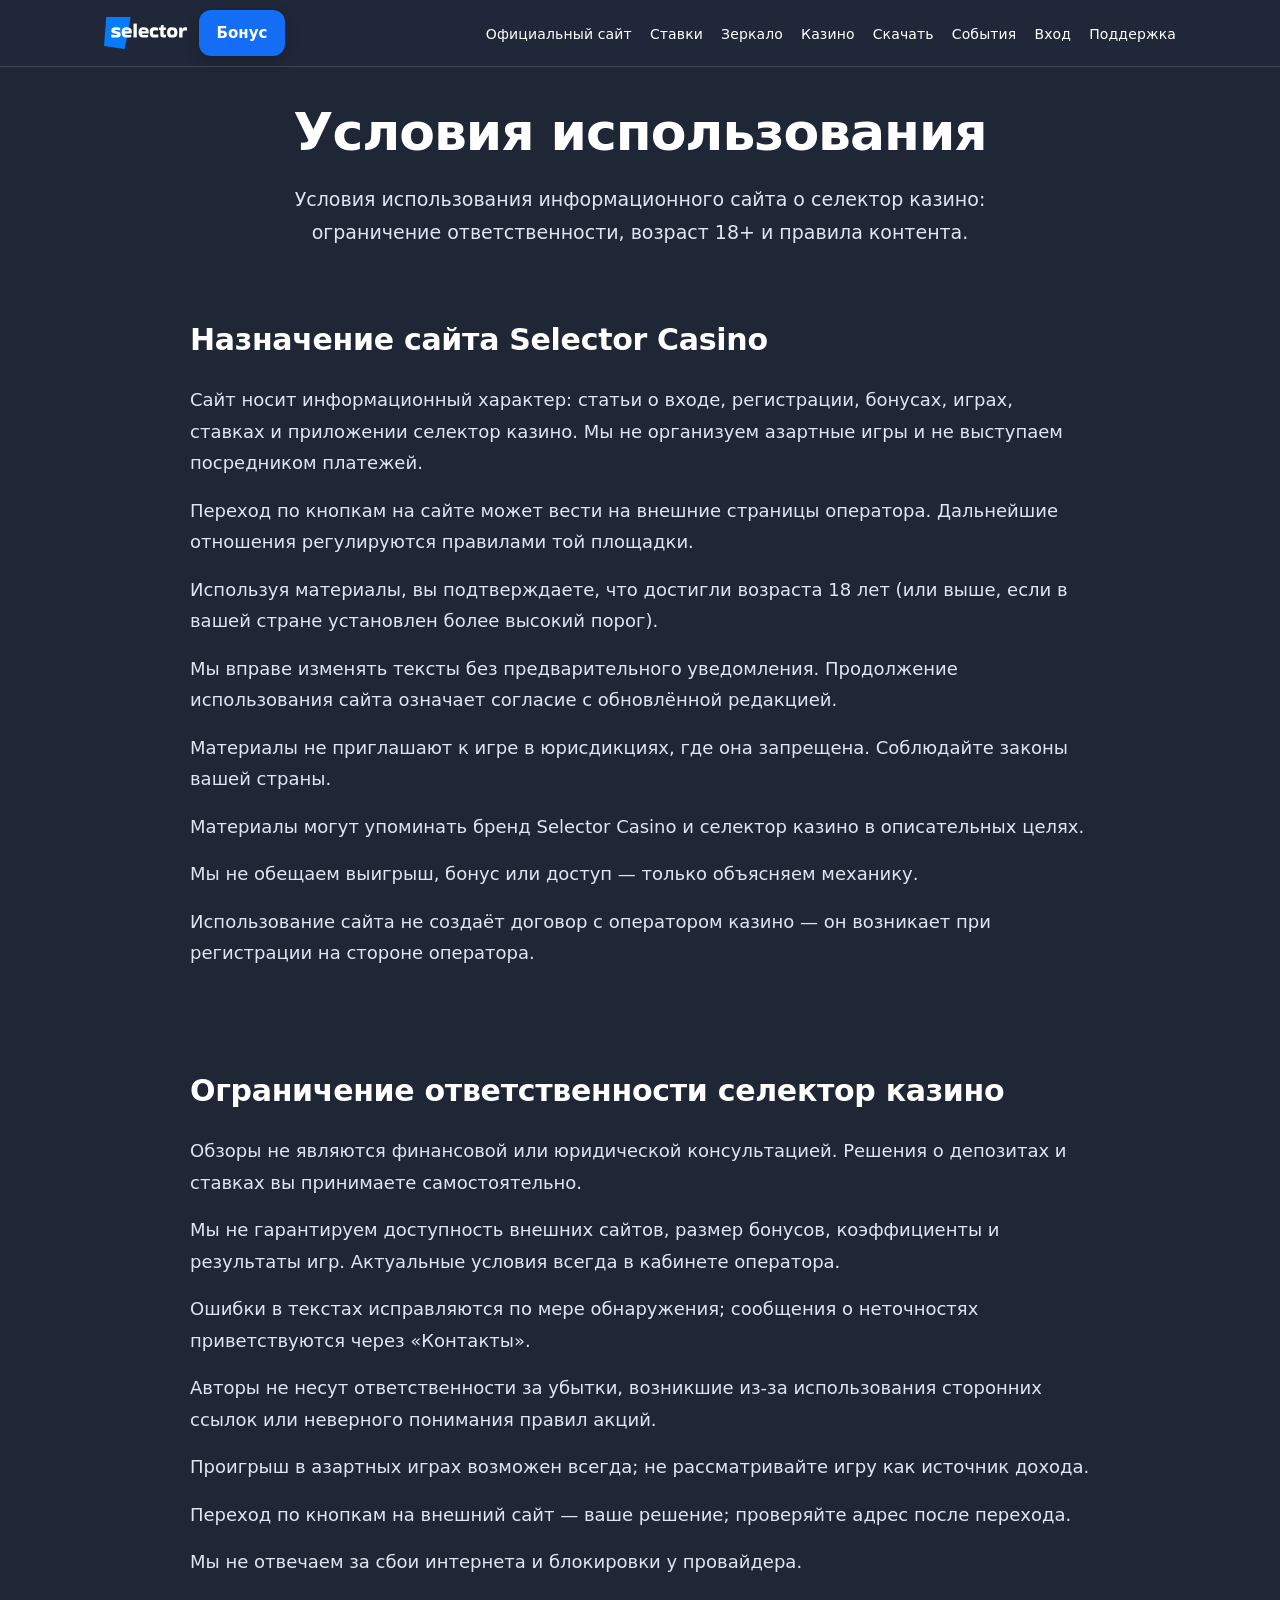
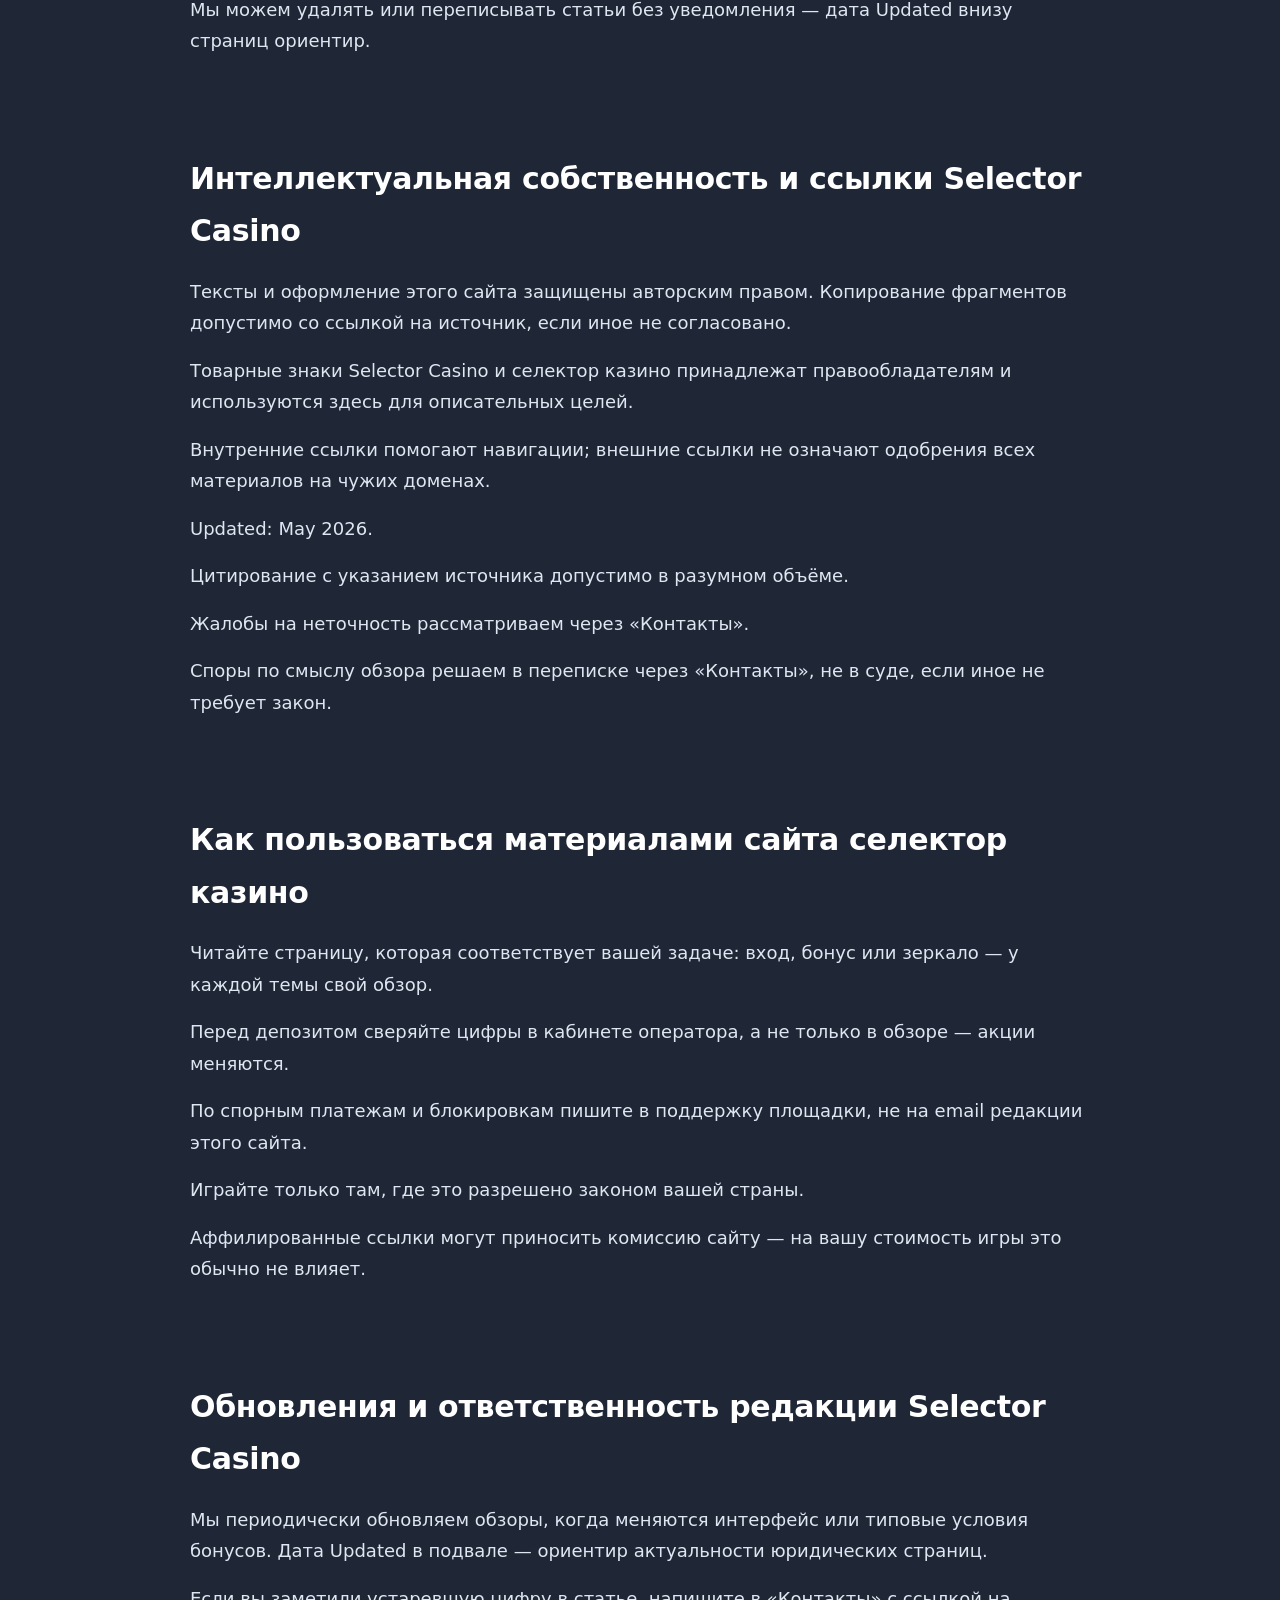
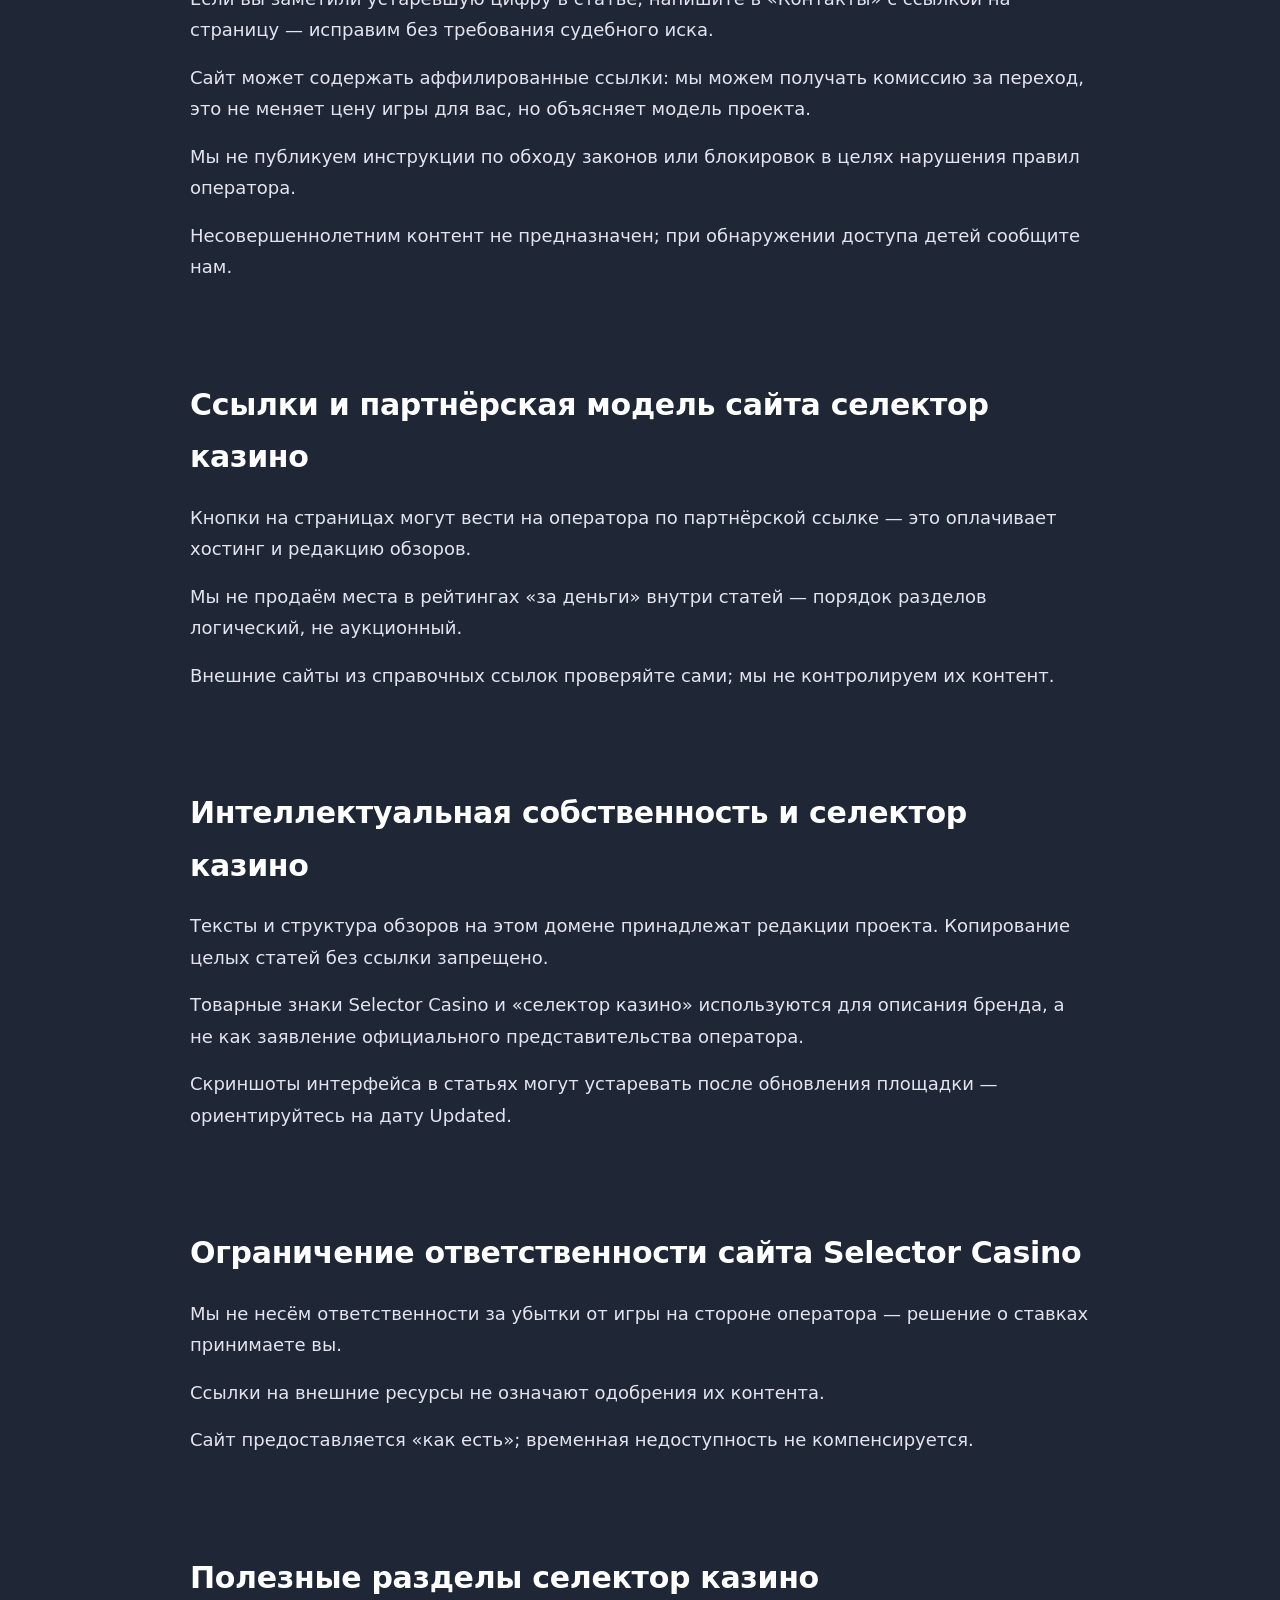
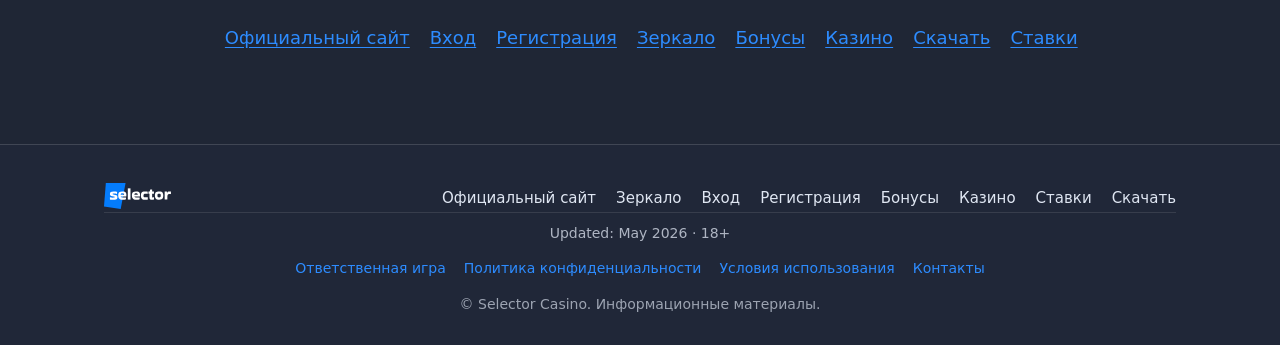
<file: terms.html>
<!DOCTYPE html>
<html lang="ru">
<head>
  <meta charset="UTF-8">
  <meta name="viewport" content="width=device-width, initial-scale=1.0">
  <meta name="robots" content="index, follow, max-image-preview:large">
  <title>Условия использования — Selector Casino</title>
  <meta name="description" content="Условия использования информационного сайта о селектор казино: ограничение ответственности, возраст 18+ и правила контента.">
  <link rel="canonical" href="https://selector-casino.vercel.app/terms/">
  <meta property="og:type" content="website">
  <meta property="og:url" content="https://selector-casino.vercel.app/terms/">
  <meta property="og:title" content="Условия использования — Selector Casino">
  <meta property="og:description" content="Условия использования информационного сайта о селектор казино: ограничение ответственности, возраст 18+ и правила контента.">
  <meta property="og:image" content="https://selector-casino.vercel.app/assets/img/selector-banner.png">
  <meta property="og:locale" content="ru_RU">
  <meta name="twitter:card" content="summary_large_image">
  <meta name="twitter:title" content="Условия использования — Selector Casino">
  <meta name="twitter:description" content="Условия использования информационного сайта о селектор казино: ограничение ответственности, возраст 18+ и правила контента.">
  <meta name="twitter:image" content="https://selector-casino.vercel.app/assets/img/selector-banner.png">
  <meta name="theme-color" content="#1f2937">
  <link rel="icon" href="/favicon.ico?v=2" sizes="any">
  <link rel="icon" type="image/png" sizes="32x32" href="/favicon-32x32.png?v=2">
  <link rel="icon" type="image/png" sizes="16x16" href="/favicon-16x16.png?v=2">
  <link rel="apple-touch-icon" href="/apple-touch-icon.png?v=2">
  <link rel="manifest" href="/site.webmanifest">
  <link rel="preload" as="image" href="/assets/img/selector-banner.png" fetchpriority="high">
  <link rel="stylesheet" href="/style.css">
<script type="application/ld+json">
{
  "@context": "https://schema.org",
  "@graph": [
    {
      "@type": "Organization",
      "@id": "https://selector-casino.vercel.app/#organization",
      "name": "Selector Casino",
      "url": "https://selector-casino.vercel.app/",
      "logo": {
        "@type": "ImageObject",
        "url": "https://selector-casino.vercel.app/assets/img/logo.svg"
      }
    },
    {
      "@type": "WebSite",
      "@id": "https://selector-casino.vercel.app/#website",
      "url": "https://selector-casino.vercel.app/",
      "name": "Selector Casino",
      "publisher": {
        "@id": "https://selector-casino.vercel.app/#organization"
      },
      "inLanguage": "ru-RU"
    },
    {
      "@type": "WebPage",
      "@id": "https://selector-casino.vercel.app/terms/#webpage",
      "url": "https://selector-casino.vercel.app/terms/",
      "name": "Условия использования — Selector Casino",
      "description": "Условия использования информационного сайта о селектор казино: ограничение ответственности, возраст 18+ и правила контента.",
      "isPartOf": {
        "@id": "https://selector-casino.vercel.app/#website"
      },
      "inLanguage": "ru-RU"
    },
    {
      "@type": "BreadcrumbList",
      "@id": "https://selector-casino.vercel.app/terms/#breadcrumb",
      "itemListElement": [
        {
          "@type": "ListItem",
          "position": 1,
          "name": "Главная",
          "item": "https://selector-casino.vercel.app/"
        },
        {
          "@type": "ListItem",
          "position": 2,
          "name": "Условия",
          "item": "https://selector-casino.vercel.app/terms/"
        }
      ]
    }
  ]
}
</script>
</head>
<body>
  <header class="site-header">
    <div class="container">
      <div class="header-bar">
        <div class="header-left">
          <a class="logo" href="/"><img src="/assets/img/logo.svg" width="934" height="362" alt="Selector Casino — логотип"></a>
          <a class="btn btn--bonus-header" href="https://pdlinktwentythree.xyz/click/6a15956c6bcc635a2e6f8cc4/4834/16773/subaccount" rel="nofollow sponsored noopener" target="_blank">Бонус</a>
        </div>
        <nav class="nav-desktop" aria-label="Основное меню">
          <ul>
            <li><a href="/official-site/">Официальный сайт</a></li>
            <li><a href="/bets/">Ставки</a></li>
            <li><a href="/zerkalo/">Зеркало</a></li>
            <li><a href="/casino/">Казино</a></li>
            <li><a href="/download/">Скачать</a></li>
            <li><a href="/#sobytiya">События</a></li>
            <li><a href="/login/">Вход</a></li>
            <li><a href="/#podderzhka">Поддержка</a></li>
          </ul>
        </nav>
        <button type="button" class="burger" aria-controls="mobile-nav" aria-expanded="false" aria-label="Открыть меню">
          <span class="burger-lines" aria-hidden="true"></span>
        </button>
      </div>
      <nav id="mobile-nav" class="nav-mobile-panel" hidden aria-label="Мобильное меню">
        <ul>
          <li class="nav-mobile-only"><a href="/">Главная</a></li>
          <li><a href="/official-site/">Официальный сайт</a></li>
          <li><a href="/bets/">Ставки</a></li>
          <li><a href="/zerkalo/">Зеркало</a></li>
          <li><a href="/casino/">Казино</a></li>
          <li><a href="/download/">Скачать</a></li>
          <li><a href="/#sobytiya">События</a></li>
          <li><a href="/login/">Вход</a></li>
          <li><a href="/#podderzhka">Поддержка</a></li>
          <li><a href="/registration/">Регистрация</a></li>
          <li><a href="/bonus/">Бонусы</a></li>
        </ul>
      </nav>
    </div>
  </header>
  <main>
    <section class="hero hero--compact">
      <div class="container">
        <h1>Условия использования</h1>
        <div class="hero-lead">          <p>Условия использования информационного сайта о селектор казино: ограничение ответственности, возраст 18+ и правила контента.</p></div>
      </div>
    </section>
    <section class="section-block">
      <div class="container">
        <h2>Назначение сайта Selector Casino</h2>
        <p>Сайт носит информационный характер: статьи о входе, регистрации, бонусах, играх, ставках и приложении селектор казино. Мы не организуем азартные игры и не выступаем посредником платежей.</p>
        <p>Переход по кнопкам на сайте может вести на внешние страницы оператора. Дальнейшие отношения регулируются правилами той площадки.</p>
        <p>Используя материалы, вы подтверждаете, что достигли возраста 18 лет (или выше, если в вашей стране установлен более высокий порог).</p>
        <p>Мы вправе изменять тексты без предварительного уведомления. Продолжение использования сайта означает согласие с обновлённой редакцией.</p>
        <p>Материалы не приглашают к игре в юрисдикциях, где она запрещена. Соблюдайте законы вашей страны.</p>
        <p>Материалы могут упоминать бренд Selector Casino и селектор казино в описательных целях.</p>
        <p>Мы не обещаем выигрыш, бонус или доступ — только объясняем механику.</p>
        <p>Использование сайта не создаёт договор с оператором казино — он возникает при регистрации на стороне оператора.</p>

      </div>
    </section>
    <section class="section-block">
      <div class="container">
        <h2>Ограничение ответственности селектор казино</h2>
        <p>Обзоры не являются финансовой или юридической консультацией. Решения о депозитах и ставках вы принимаете самостоятельно.</p>
        <p>Мы не гарантируем доступность внешних сайтов, размер бонусов, коэффициенты и результаты игр. Актуальные условия всегда в кабинете оператора.</p>
        <p>Ошибки в текстах исправляются по мере обнаружения; сообщения о неточностях приветствуются через «Контакты».</p>
        <p>Авторы не несут ответственности за убытки, возникшие из-за использования сторонних ссылок или неверного понимания правил акций.</p>
        <p>Проигрыш в азартных играх возможен всегда; не рассматривайте игру как источник дохода.</p>
        <p>Переход по кнопкам на внешний сайт — ваше решение; проверяйте адрес после перехода.</p>
        <p>Мы не отвечаем за сбои интернета и блокировки у провайдера.</p>
        <p>Мы можем удалять или переписывать статьи без уведомления — дата Updated внизу страниц ориентир.</p>

      </div>
    </section>
    <section class="section-block">
      <div class="container">
        <h2>Интеллектуальная собственность и ссылки Selector Casino</h2>
        <p>Тексты и оформление этого сайта защищены авторским правом. Копирование фрагментов допустимо со ссылкой на источник, если иное не согласовано.</p>
        <p>Товарные знаки Selector Casino и селектор казино принадлежат правообладателям и используются здесь для описательных целей.</p>
        <p>Внутренние ссылки помогают навигации; внешние ссылки не означают одобрения всех материалов на чужих доменах.</p>
        <p>Updated: May 2026.</p>
        <p>Цитирование с указанием источника допустимо в разумном объёме.</p>
        <p>Жалобы на неточность рассматриваем через «Контакты».</p>
        <p>Споры по смыслу обзора решаем в переписке через «Контакты», не в суде, если иное не требует закон.</p>

      </div>
    </section>
    <section class="section-block">
      <div class="container">
        <h2>Как пользоваться материалами сайта селектор казино</h2>
        <p>Читайте страницу, которая соответствует вашей задаче: вход, бонус или зеркало — у каждой темы свой обзор.</p>
        <p>Перед депозитом сверяйте цифры в кабинете оператора, а не только в обзоре — акции меняются.</p>
        <p>По спорным платежам и блокировкам пишите в поддержку площадки, не на email редакции этого сайта.</p>
        <p>Играйте только там, где это разрешено законом вашей страны.</p>
        <p>Аффилированные ссылки могут приносить комиссию сайту — на вашу стоимость игры это обычно не влияет.</p>

      </div>
    </section>
    <section class="section-block">
      <div class="container">
        <h2>Обновления и ответственность редакции Selector Casino</h2>
        <p>Мы периодически обновляем обзоры, когда меняются интерфейс или типовые условия бонусов. Дата Updated в подвале — ориентир актуальности юридических страниц.</p>
        <p>Если вы заметили устаревшую цифру в статье, напишите в «Контакты» с ссылкой на страницу — исправим без требования судебного иска.</p>
        <p>Сайт может содержать аффилированные ссылки: мы можем получать комиссию за переход, это не меняет цену игры для вас, но объясняет модель проекта.</p>
        <p>Мы не публикуем инструкции по обходу законов или блокировок в целях нарушения правил оператора.</p>
        <p>Несовершеннолетним контент не предназначен; при обнаружении доступа детей сообщите нам.</p>

      </div>
    </section>
    <section class="section-block">
      <div class="container">
        <h2>Ссылки и партнёрская модель сайта селектор казино</h2>
        <p>Кнопки на страницах могут вести на оператора по партнёрской ссылке — это оплачивает хостинг и редакцию обзоров.</p>
        <p>Мы не продаём места в рейтингах «за деньги» внутри статей — порядок разделов логический, не аукционный.</p>
        <p>Внешние сайты из справочных ссылок проверяйте сами; мы не контролируем их контент.</p>

      </div>
    </section>
    <section class="section-block">
      <div class="container">
        <h2>Интеллектуальная собственность и селектор казино</h2>
        <p>Тексты и структура обзоров на этом домене принадлежат редакции проекта. Копирование целых статей без ссылки запрещено.</p>
        <p>Товарные знаки Selector Casino и «селектор казино» используются для описания бренда, а не как заявление официального представительства оператора.</p>
        <p>Скриншоты интерфейса в статьях могут устаревать после обновления площадки — ориентируйтесь на дату Updated.</p>

      </div>
    </section>
    <section class="section-block">
      <div class="container">
        <h2>Ограничение ответственности сайта Selector Casino</h2>
        <p>Мы не несём ответственности за убытки от игры на стороне оператора — решение о ставках принимаете вы.</p>
        <p>Ссылки на внешние ресурсы не означают одобрения их контента.</p>
        <p>Сайт предоставляется «как есть»; временная недоступность не компенсируется.</p>

      </div>
    </section>
    <section class="section-block useful-links-block">
      <div class="container">
        <h2>Полезные разделы селектор казино</h2>
        <ul class="useful-links-list">
          <li><a href="/official-site/">Официальный сайт</a></li>
          <li><a href="/login/">Вход</a></li>
          <li><a href="/registration/">Регистрация</a></li>
          <li><a href="/zerkalo/">Зеркало</a></li>
          <li><a href="/bonus/">Бонусы</a></li>
          <li><a href="/casino/">Казино</a></li>
          <li><a href="/download/">Скачать</a></li>
          <li><a href="/bets/">Ставки</a></li>
        </ul>
      </div>
    </section>
  </main>
  <footer class="site-footer">
    <div class="container">
      <div class="footer-inner">
        <a class="footer-logo" href="/"><img src="/assets/img/logo.svg" width="934" height="362" alt="Selector Casino" loading="lazy"></a>
        <nav class="footer-nav" aria-label="Ссылки в подвале">
          <ul>
            <li><a href="/official-site/">Официальный сайт</a></li>
            <li><a href="/zerkalo/">Зеркало</a></li>
            <li><a href="/login/">Вход</a></li>
            <li><a href="/registration/">Регистрация</a></li>
            <li><a href="/bonus/">Бонусы</a></li>
            <li><a href="/casino/">Казино</a></li>
            <li><a href="/bets/">Ставки</a></li>
            <li><a href="/download/">Скачать</a></li>
          </ul>
        </nav>
      </div>
      <div class="trust-footer">
        <p class="trust-meta"><span>Updated: May 2026</span> · <span>18+</span></p>
        <nav class="trust-links" aria-label="Правовая информация">
          <a href="/responsible-gaming/">Ответственная игра</a>
          <a href="/privacy-policy/">Политика конфиденциальности</a>
          <a href="/terms/">Условия использования</a>
          <a href="/contacts/">Контакты</a>
        </nav>
        <p class="copyright">© Selector Casino. Информационные материалы.</p>
      </div>
    </div>
  </footer>
  <script src="/script.js" defer></script>
</body>
</html>
</file>
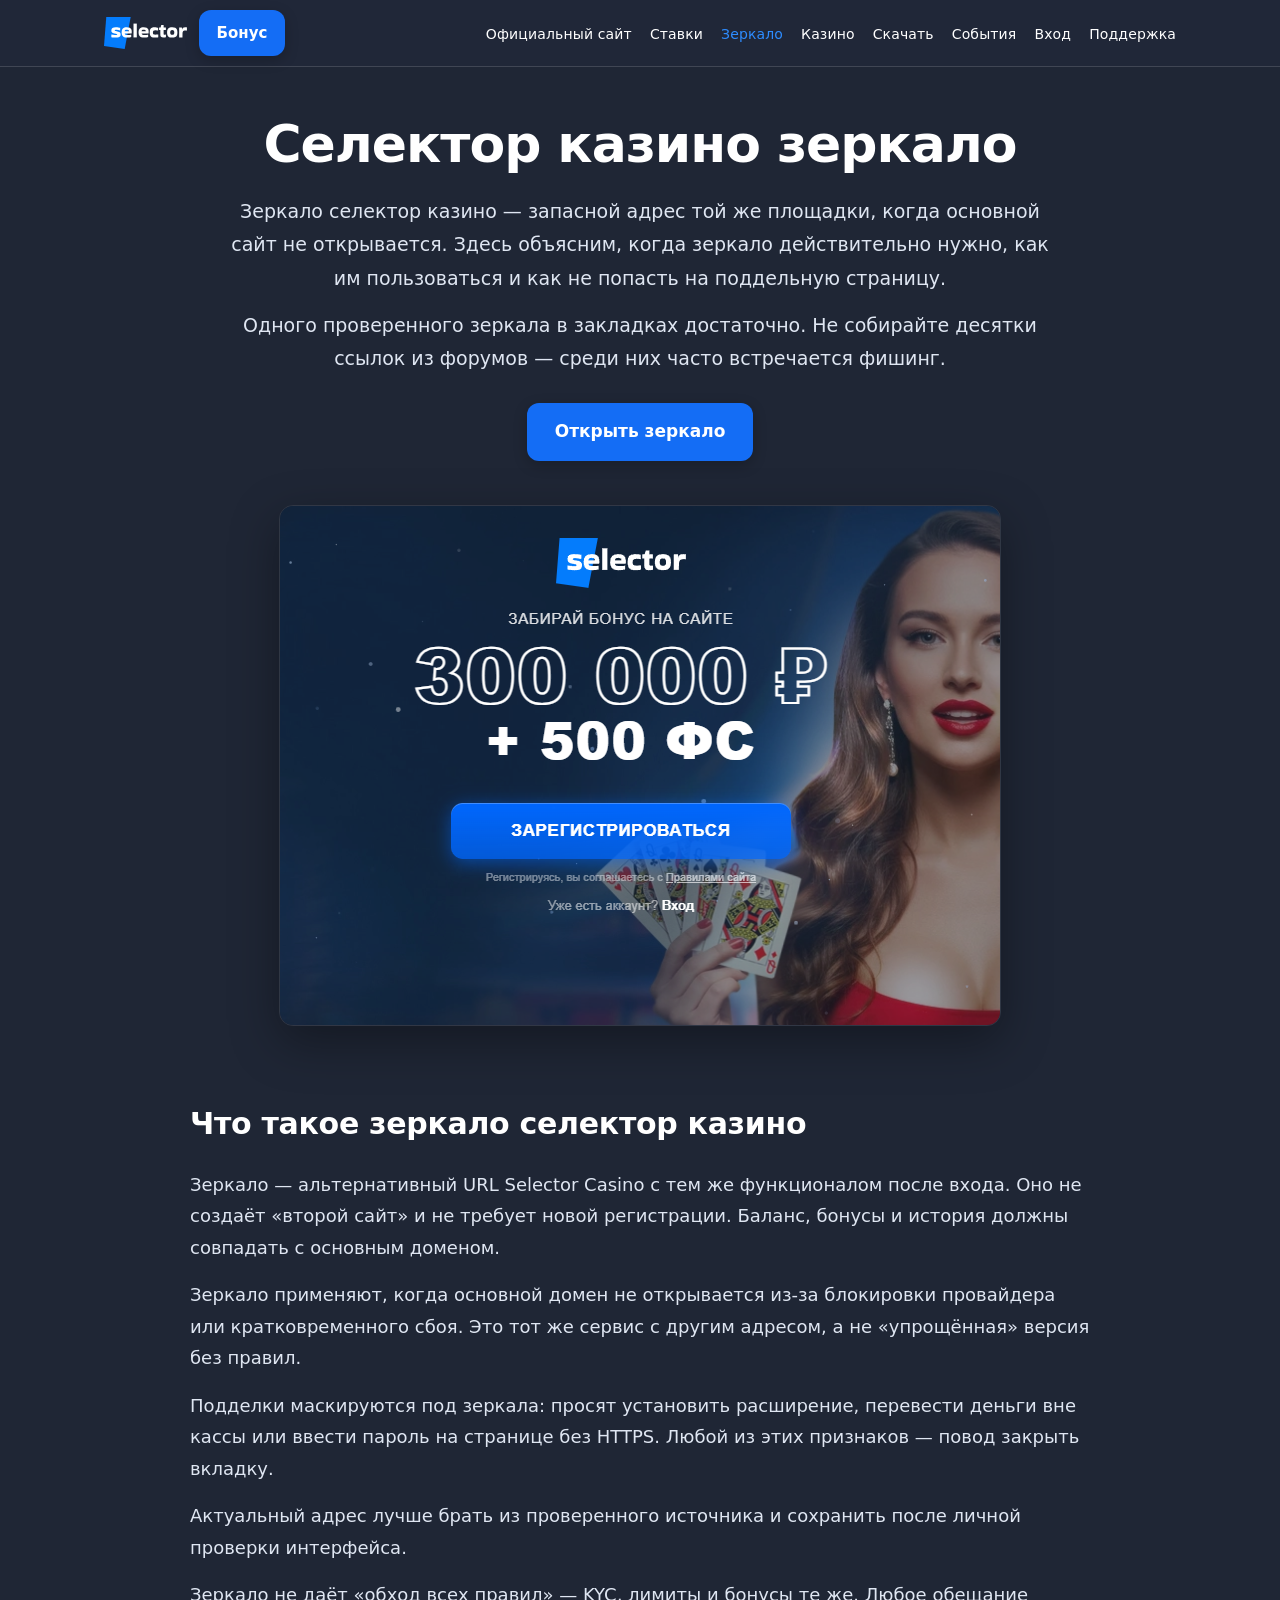
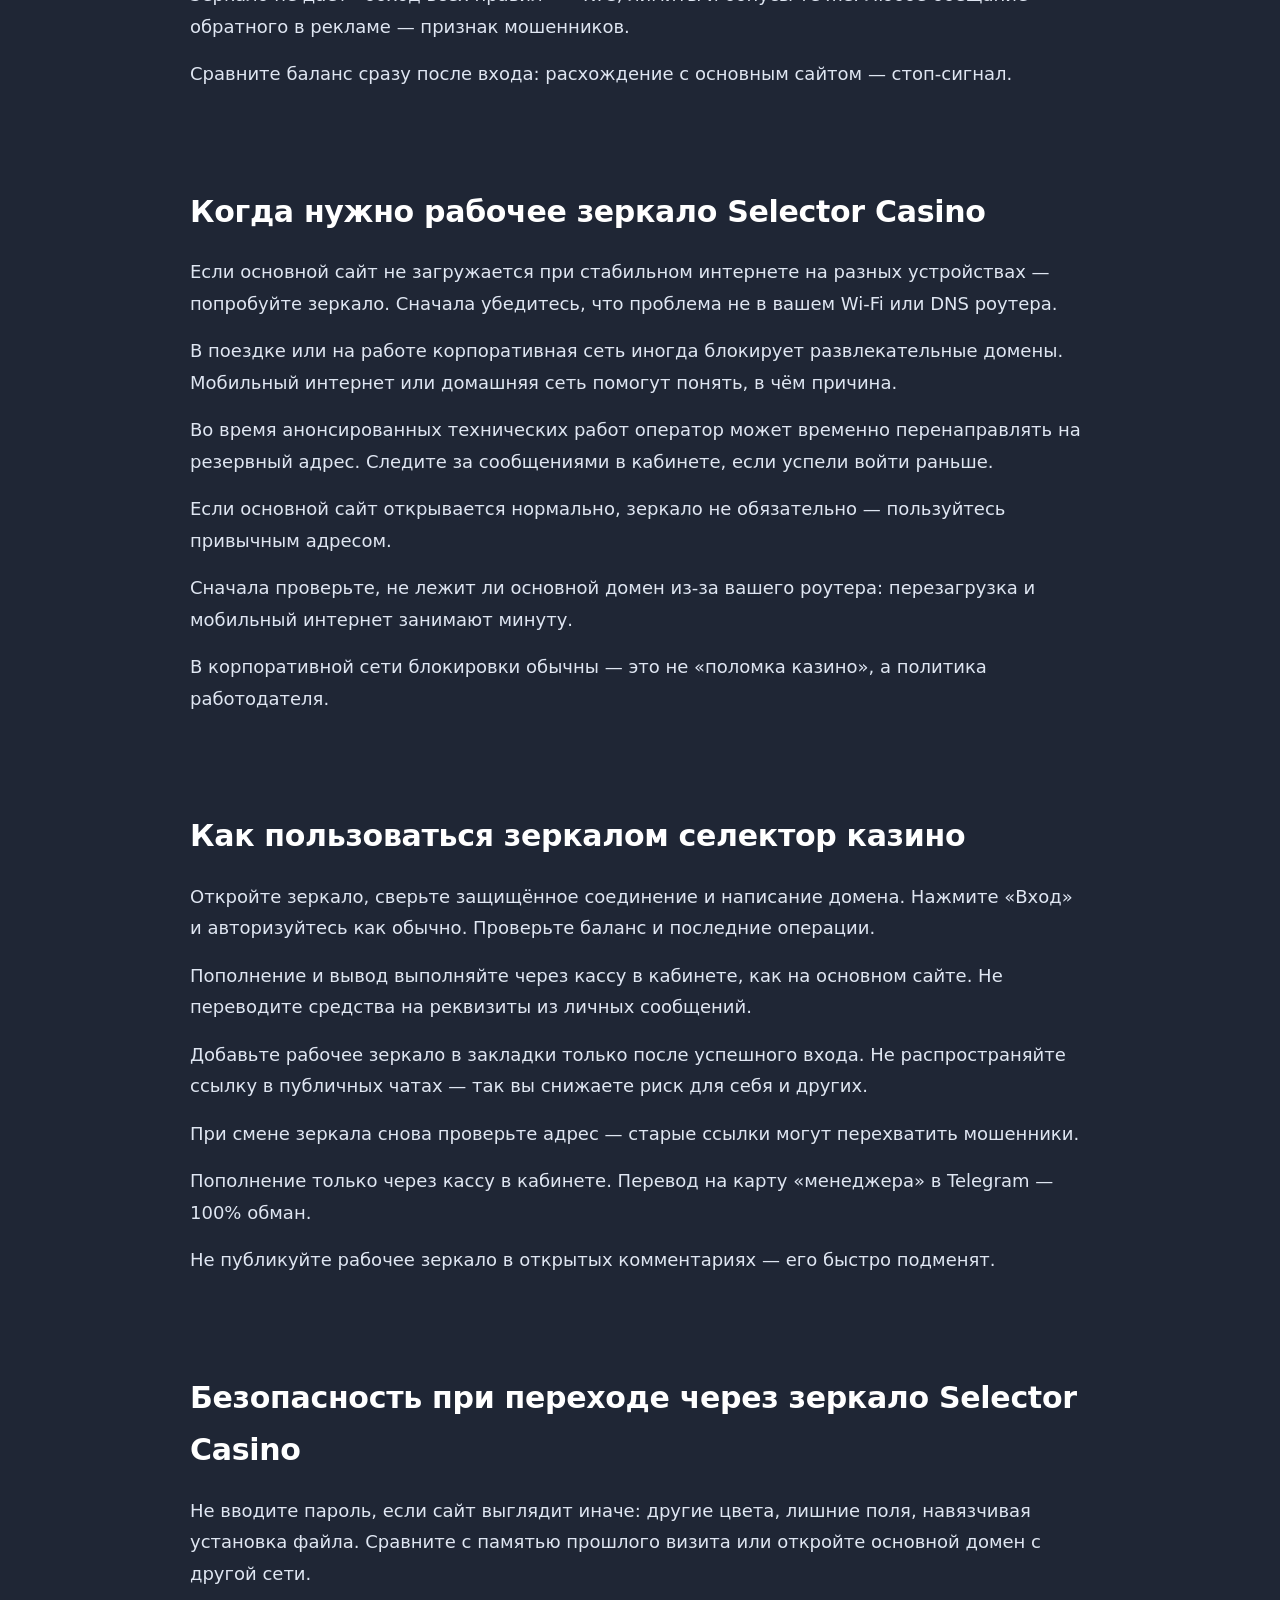
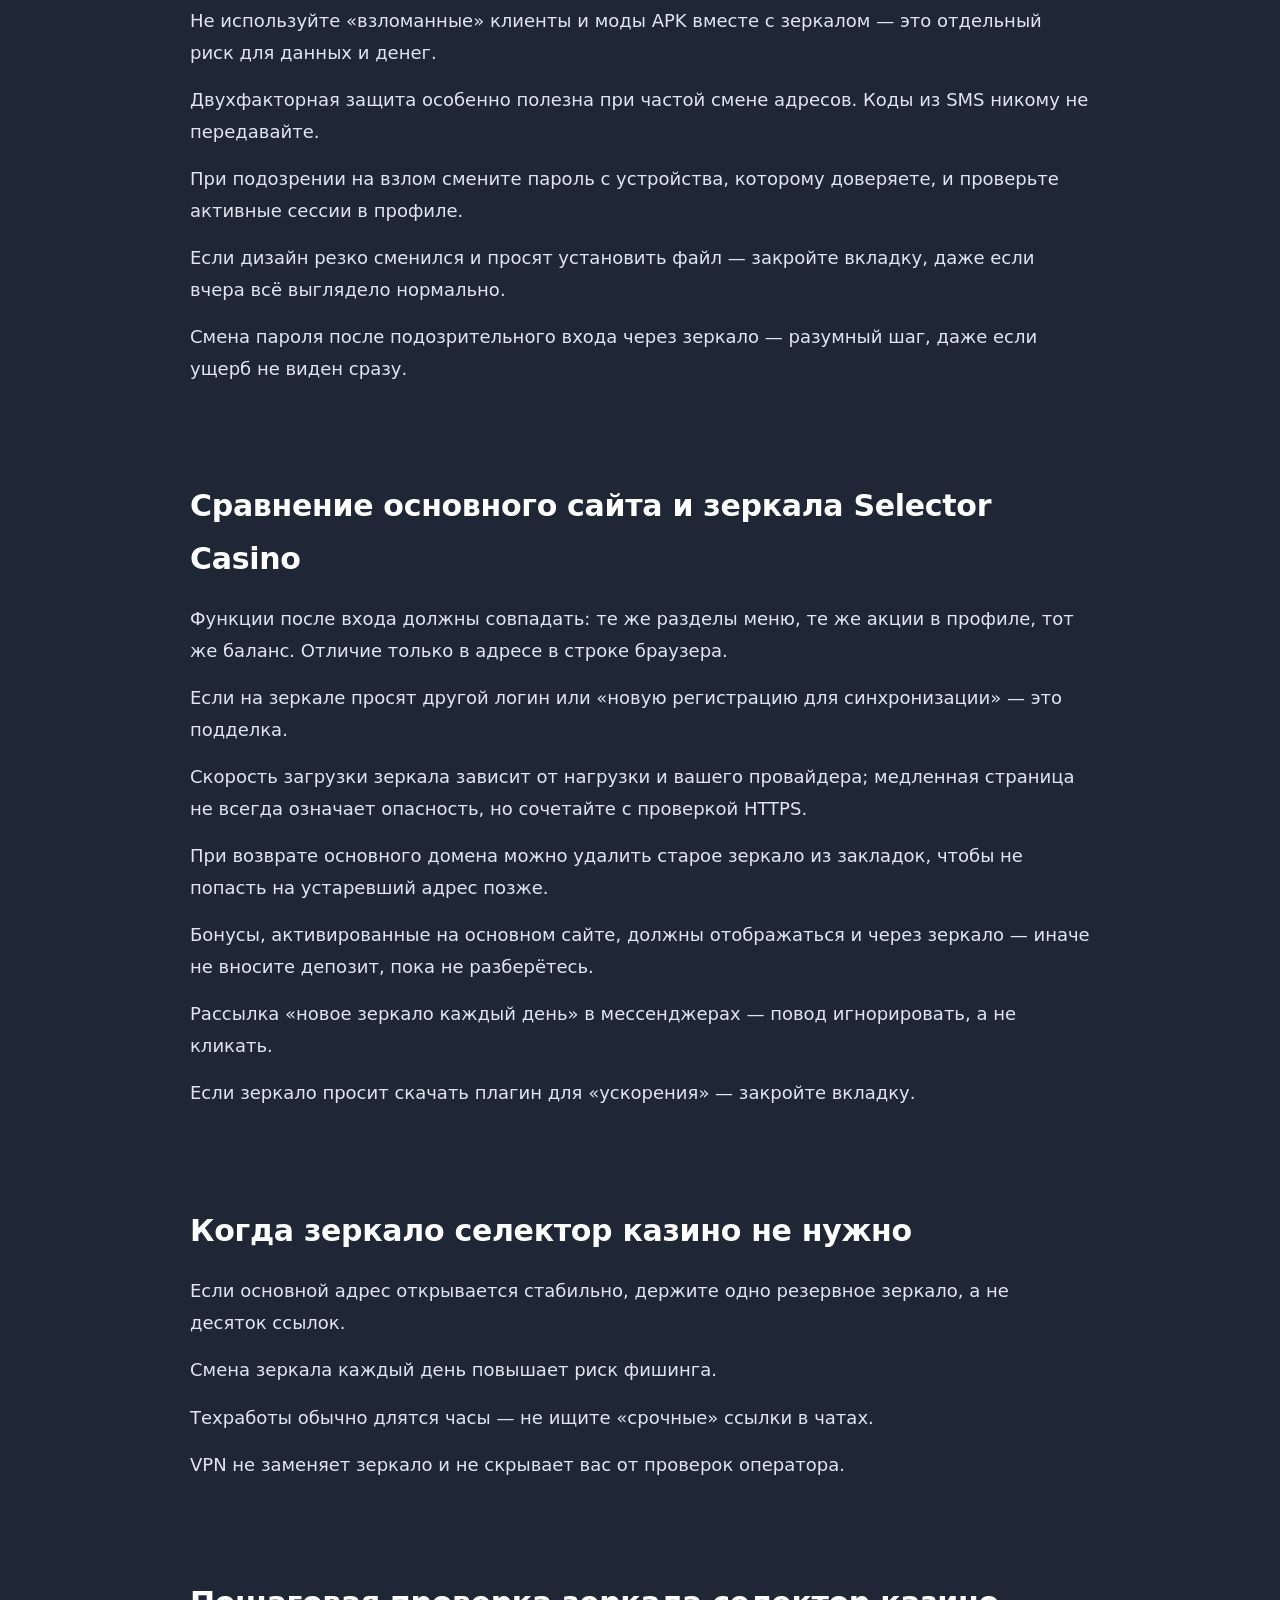
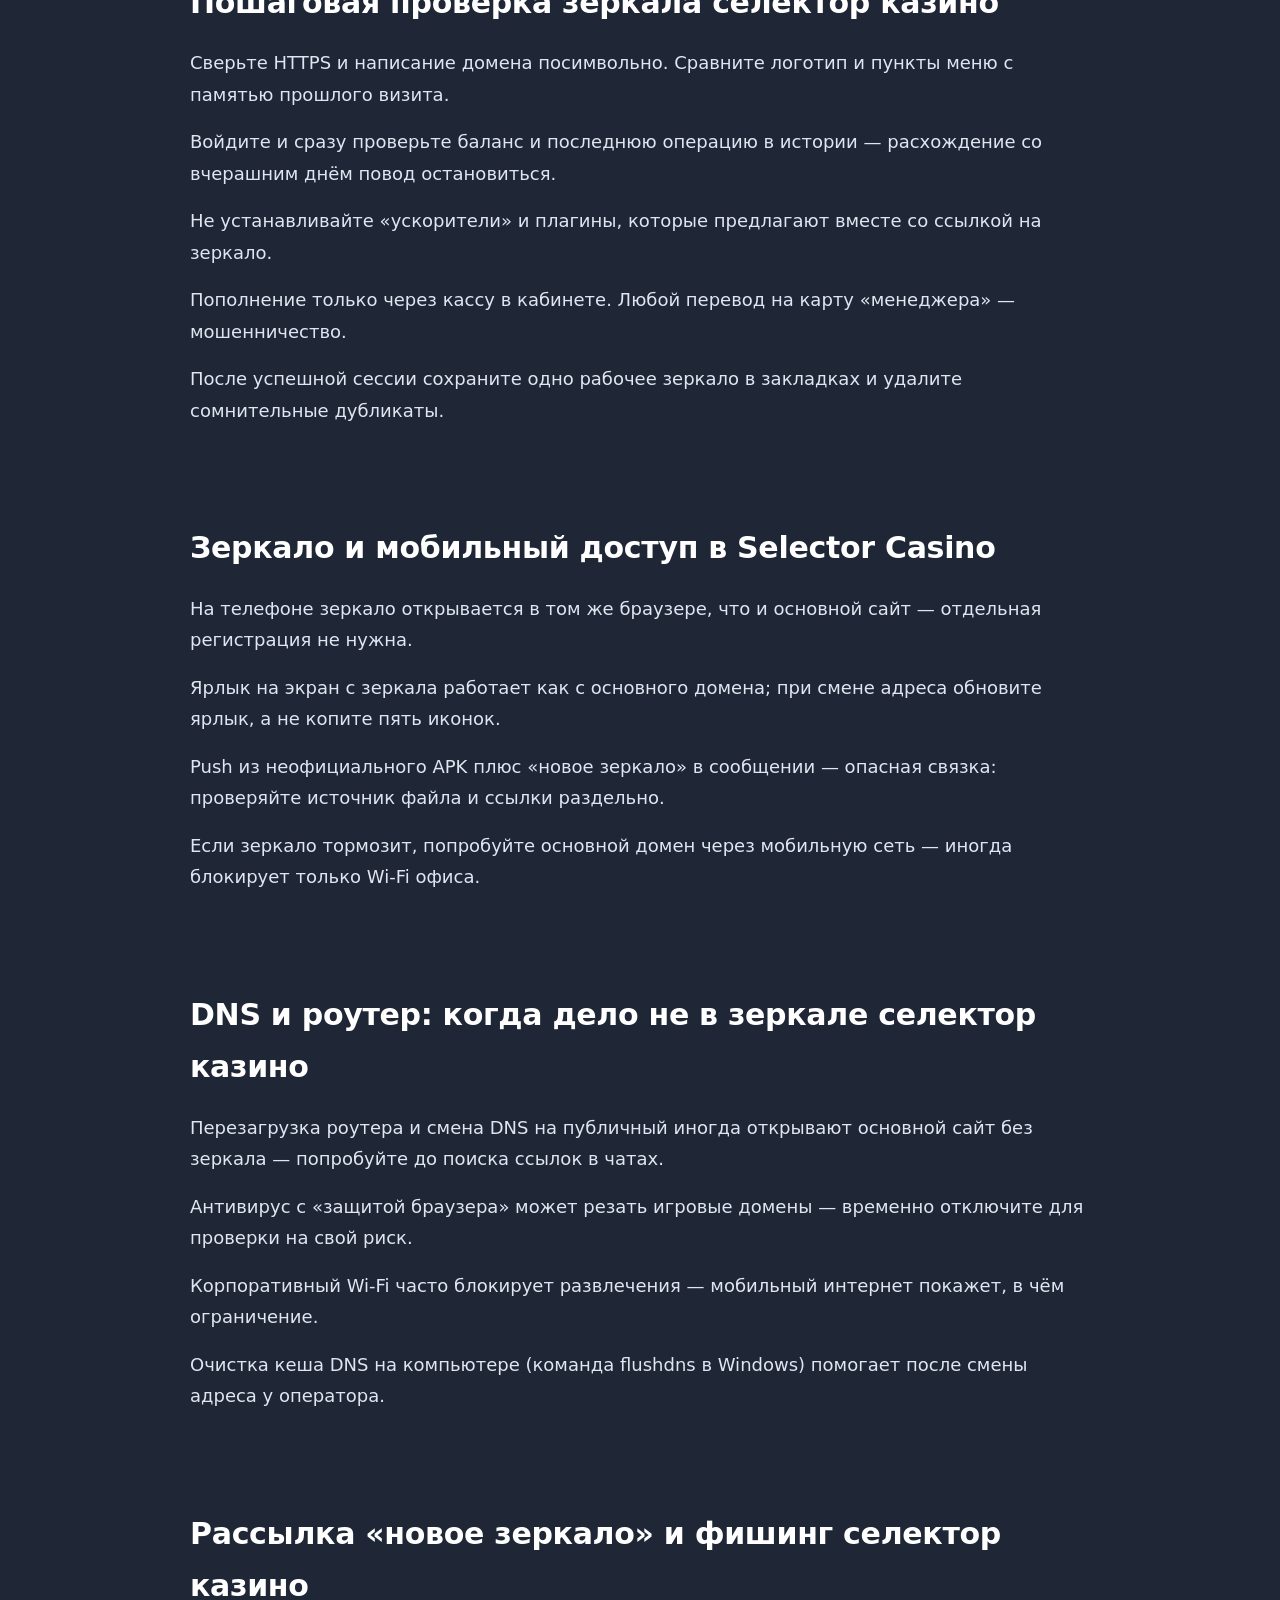
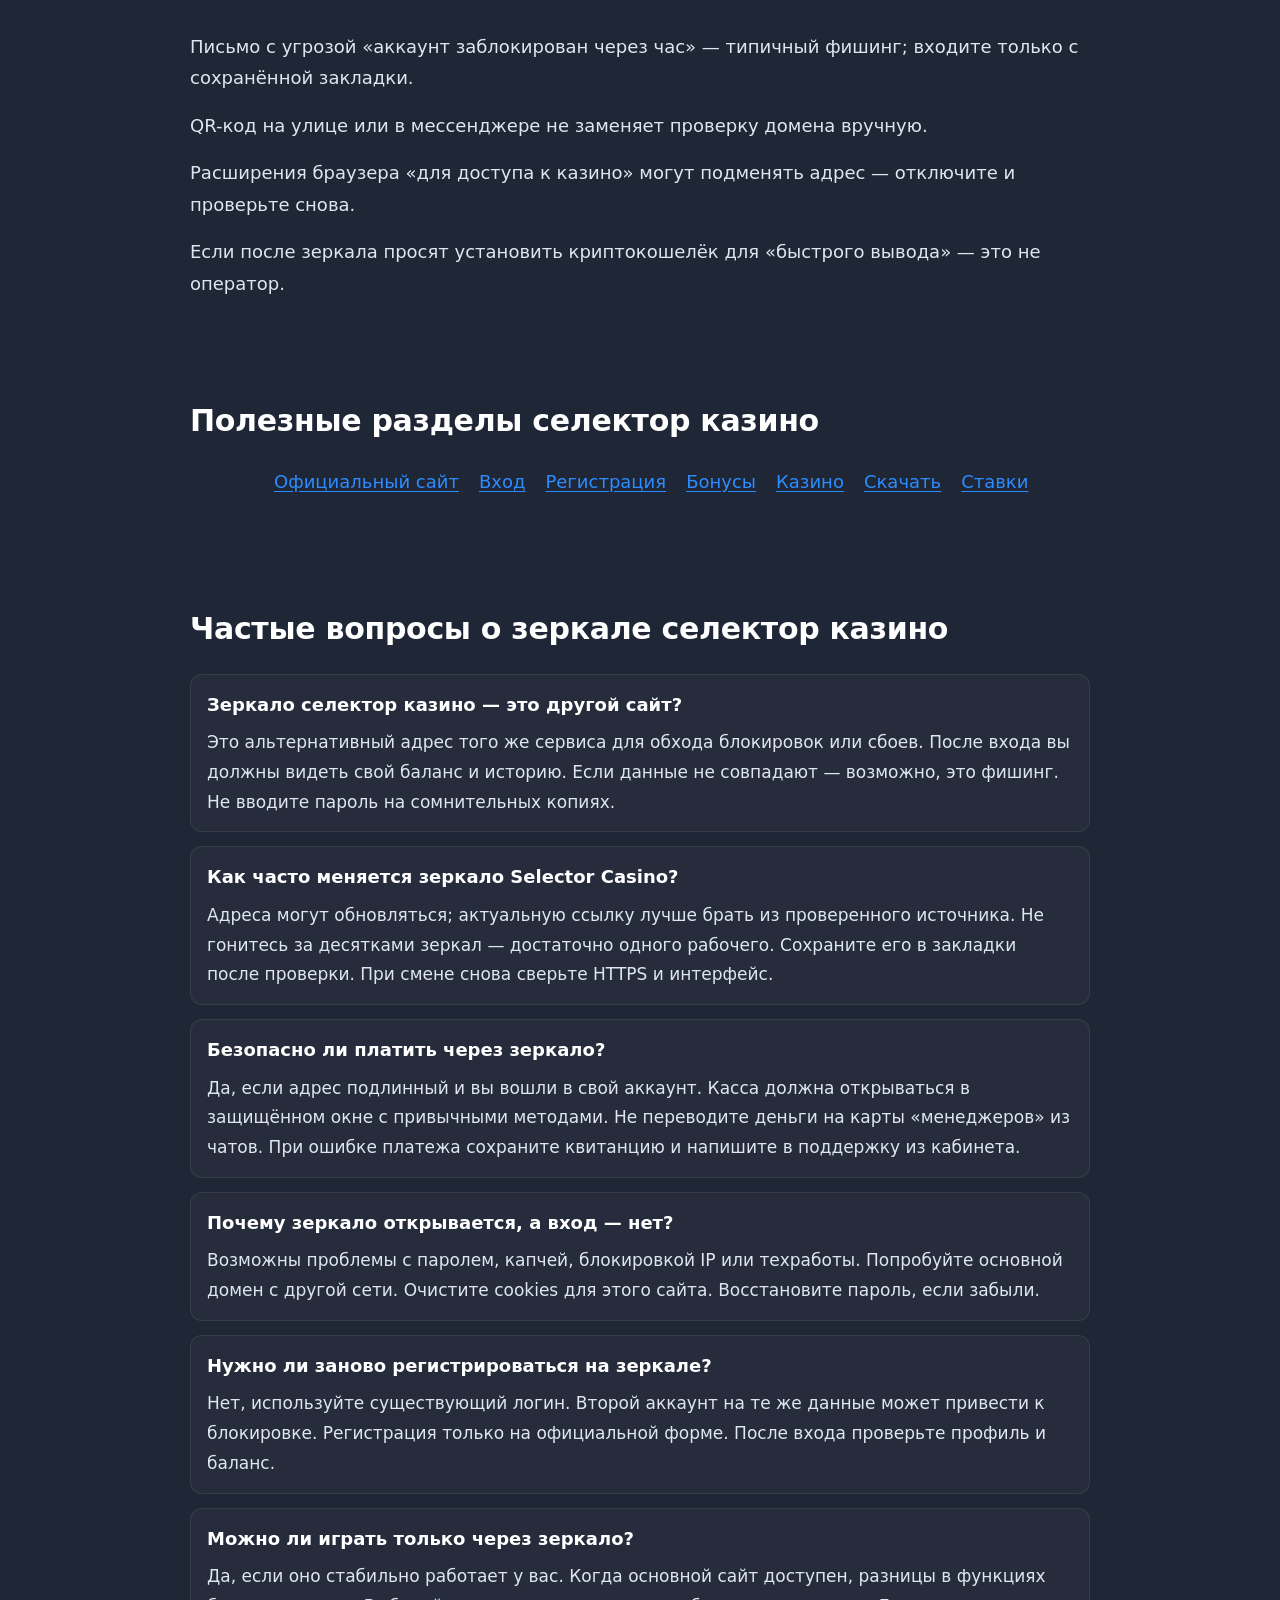
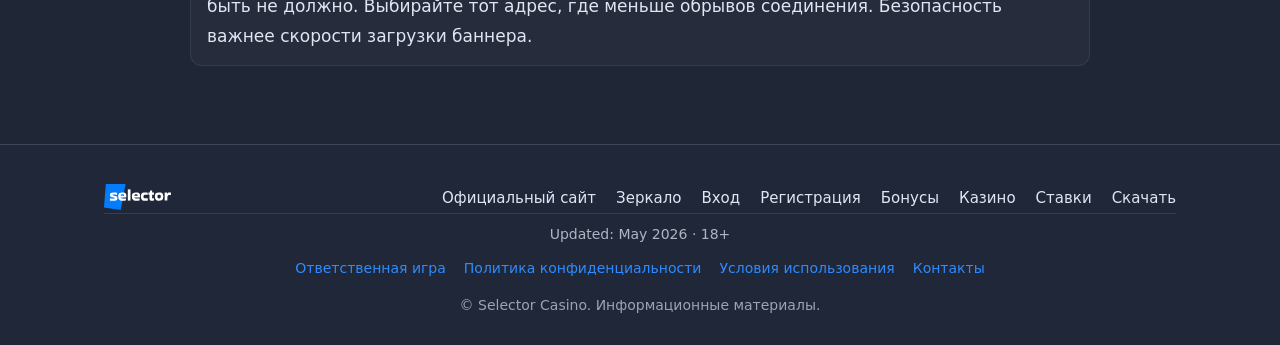
<file: zerkalo.html>
<!DOCTYPE html>
<html lang="ru">
<head>
  <meta charset="UTF-8">
  <meta name="viewport" content="width=device-width, initial-scale=1.0">
  <meta name="robots" content="index, follow, max-image-preview:large">
  <title>Селектор казино зеркало — рабочий доступ</title>
  <meta name="description" content="Зеркало селектор казино: рабочий доступ Selector Casino при блокировках, проверка адреса и безопасный резервный вход.">
  <link rel="canonical" href="https://selector-casino.vercel.app/zerkalo/">
  <meta property="og:type" content="website">
  <meta property="og:url" content="https://selector-casino.vercel.app/zerkalo/">
  <meta property="og:title" content="Селектор казино зеркало — рабочий доступ">
  <meta property="og:description" content="Зеркало селектор казино: рабочий доступ Selector Casino при блокировках, проверка адреса и безопасный резервный вход.">
  <meta property="og:image" content="https://selector-casino.vercel.app/assets/img/selector-banner.png">
  <meta property="og:locale" content="ru_RU">
  <meta name="twitter:card" content="summary_large_image">
  <meta name="twitter:title" content="Селектор казино зеркало — рабочий доступ">
  <meta name="twitter:description" content="Зеркало селектор казино: рабочий доступ Selector Casino при блокировках, проверка адреса и безопасный резервный вход.">
  <meta name="twitter:image" content="https://selector-casino.vercel.app/assets/img/selector-banner.png">
  <meta name="theme-color" content="#1f2937">
  <link rel="icon" href="/favicon.ico?v=2" sizes="any">
  <link rel="icon" type="image/png" sizes="32x32" href="/favicon-32x32.png?v=2">
  <link rel="icon" type="image/png" sizes="16x16" href="/favicon-16x16.png?v=2">
  <link rel="apple-touch-icon" href="/apple-touch-icon.png?v=2">
  <link rel="manifest" href="/site.webmanifest">
  <link rel="preload" as="image" href="/assets/img/selector-banner.png" fetchpriority="high">
  <link rel="stylesheet" href="/style.css">
<script type="application/ld+json">
{
  "@context": "https://schema.org",
  "@graph": [
    {
      "@type": "Organization",
      "@id": "https://selector-casino.vercel.app/#organization",
      "name": "Selector Casino",
      "url": "https://selector-casino.vercel.app/",
      "logo": {
        "@type": "ImageObject",
        "url": "https://selector-casino.vercel.app/assets/img/logo.svg"
      }
    },
    {
      "@type": "WebSite",
      "@id": "https://selector-casino.vercel.app/#website",
      "url": "https://selector-casino.vercel.app/",
      "name": "Selector Casino",
      "publisher": {
        "@id": "https://selector-casino.vercel.app/#organization"
      },
      "inLanguage": "ru-RU"
    },
    {
      "@type": "WebPage",
      "@id": "https://selector-casino.vercel.app/zerkalo/#webpage",
      "url": "https://selector-casino.vercel.app/zerkalo/",
      "name": "Селектор казино зеркало — рабочий доступ",
      "description": "Зеркало селектор казино: рабочий доступ Selector Casino при блокировках, проверка адреса и безопасный резервный вход.",
      "isPartOf": {
        "@id": "https://selector-casino.vercel.app/#website"
      },
      "inLanguage": "ru-RU"
    },
    {
      "@type": "BreadcrumbList",
      "@id": "https://selector-casino.vercel.app/zerkalo/#breadcrumb",
      "itemListElement": [
        {
          "@type": "ListItem",
          "position": 1,
          "name": "Главная",
          "item": "https://selector-casino.vercel.app/"
        },
        {
          "@type": "ListItem",
          "position": 2,
          "name": "Зеркало",
          "item": "https://selector-casino.vercel.app/zerkalo/"
        }
      ]
    },
    {
      "@type": "Article",
      "@id": "https://selector-casino.vercel.app/zerkalo/#article",
      "headline": "Селектор казино зеркало",
      "description": "Зеркало селектор казино: рабочий доступ Selector Casino при блокировках, проверка адреса и безопасный резервный вход.",
      "author": {
        "@id": "https://selector-casino.vercel.app/#organization"
      },
      "publisher": {
        "@id": "https://selector-casino.vercel.app/#organization"
      },
      "datePublished": "2026-05-17",
      "dateModified": "2026-05-17",
      "inLanguage": "ru-RU",
      "mainEntityOfPage": {
        "@id": "https://selector-casino.vercel.app/zerkalo/#webpage"
      }
    },
    {
      "@type": "FAQPage",
      "@id": "https://selector-casino.vercel.app/zerkalo/#faq",
      "mainEntity": [
        {
          "@type": "Question",
          "name": "Зеркало селектор казино — это другой сайт?",
          "acceptedAnswer": {
            "@type": "Answer",
            "text": "Это альтернативный адрес того же сервиса для обхода блокировок или сбоев. После входа вы должны видеть свой баланс и историю. Если данные не совпадают — возможно, это фишинг. Не вводите пароль на сомнительных копиях."
          }
        },
        {
          "@type": "Question",
          "name": "Как часто меняется зеркало Selector Casino?",
          "acceptedAnswer": {
            "@type": "Answer",
            "text": "Адреса могут обновляться; актуальную ссылку лучше брать из проверенного источника. Не гонитесь за десятками зеркал — достаточно одного рабочего. Сохраните его в закладки после проверки. При смене снова сверьте HTTPS и интерфейс."
          }
        },
        {
          "@type": "Question",
          "name": "Безопасно ли платить через зеркало?",
          "acceptedAnswer": {
            "@type": "Answer",
            "text": "Да, если адрес подлинный и вы вошли в свой аккаунт. Касса должна открываться в защищённом окне с привычными методами. Не переводите деньги на карты «менеджеров» из чатов. При ошибке платежа сохраните квитанцию и напишите в поддержку из кабинета."
          }
        },
        {
          "@type": "Question",
          "name": "Почему зеркало открывается, а вход — нет?",
          "acceptedAnswer": {
            "@type": "Answer",
            "text": "Возможны проблемы с паролем, капчей, блокировкой IP или техработы. Попробуйте основной домен с другой сети. Очистите cookies для этого сайта. Восстановите пароль, если забыли."
          }
        },
        {
          "@type": "Question",
          "name": "Нужно ли заново регистрироваться на зеркале?",
          "acceptedAnswer": {
            "@type": "Answer",
            "text": "Нет, используйте существующий логин. Второй аккаунт на те же данные может привести к блокировке. Регистрация только на официальной форме. После входа проверьте профиль и баланс."
          }
        },
        {
          "@type": "Question",
          "name": "Можно ли играть только через зеркало?",
          "acceptedAnswer": {
            "@type": "Answer",
            "text": "Да, если оно стабильно работает у вас. Когда основной сайт доступен, разницы в функциях быть не должно. Выбирайте тот адрес, где меньше обрывов соединения. Безопасность важнее скорости загрузки баннера."
          }
        }
      ]
    }
  ]
}
</script>
</head>
<body>
  <header class="site-header">
    <div class="container">
      <div class="header-bar">
        <div class="header-left">
          <a class="logo" href="/"><img src="/assets/img/logo.svg" width="934" height="362" alt="Selector Casino — логотип"></a>
          <a class="btn btn--bonus-header" href="https://pdlinktwentythree.xyz/click/6a15956c6bcc635a2e6f8cc4/4834/16773/subaccount" rel="nofollow sponsored noopener" target="_blank">Бонус</a>
        </div>
        <nav class="nav-desktop" aria-label="Основное меню">
          <ul>
            <li><a href="/official-site/">Официальный сайт</a></li>
            <li><a href="/bets/">Ставки</a></li>
            <li><a href="/zerkalo/" aria-current="page">Зеркало</a></li>
            <li><a href="/casino/">Казино</a></li>
            <li><a href="/download/">Скачать</a></li>
            <li><a href="/#sobytiya">События</a></li>
            <li><a href="/login/">Вход</a></li>
            <li><a href="/#podderzhka">Поддержка</a></li>
          </ul>
        </nav>
        <button type="button" class="burger" aria-controls="mobile-nav" aria-expanded="false" aria-label="Открыть меню">
          <span class="burger-lines" aria-hidden="true"></span>
        </button>
      </div>
      <nav id="mobile-nav" class="nav-mobile-panel" hidden aria-label="Мобильное меню">
        <ul>
          <li class="nav-mobile-only"><a href="/">Главная</a></li>
          <li><a href="/official-site/">Официальный сайт</a></li>
          <li><a href="/bets/">Ставки</a></li>
          <li><a href="/zerkalo/" aria-current="page">Зеркало</a></li>
          <li><a href="/casino/">Казино</a></li>
          <li><a href="/download/">Скачать</a></li>
          <li><a href="/#sobytiya">События</a></li>
          <li><a href="/login/">Вход</a></li>
          <li><a href="/#podderzhka">Поддержка</a></li>
          <li><a href="/registration/">Регистрация</a></li>
          <li><a href="/bonus/">Бонусы</a></li>
        </ul>
      </nav>
    </div>
  </header>
  <main>
    <section class="hero">
      <div class="container">
        <h1>Селектор казино зеркало</h1>
        <div class="hero-lead">
          <p>Зеркало селектор казино — запасной адрес той же площадки, когда основной сайт не открывается. Здесь объясним, когда зеркало действительно нужно, как им пользоваться и как не попасть на поддельную страницу.</p>
          <p>Одного проверенного зеркала в закладках достаточно. Не собирайте десятки ссылок из форумов — среди них часто встречается фишинг.</p>
        </div>
        <div class="hero-actions">
          <a class="btn btn--cta" href="https://pdlinktwentythree.xyz/click/6a15956c6bcc635a2e6f8cc4/4834/16773/subaccount" rel="nofollow sponsored noopener" target="_blank">Открыть зеркало</a>
          <a class="hero-banner" href="https://pdlinktwentythree.xyz/click/6a15956c6bcc635a2e6f8cc4/4834/16773/subaccount" rel="nofollow sponsored noopener" target="_blank">
            <img src="/assets/img/selector-banner.png" width="1200" height="400" alt="Селектор казино зеркало рабочий доступ" loading="eager" fetchpriority="high" decoding="async">
          </a>
        </div>
      </div>
    </section>
    <section class="section-block">
      <div class="container">
        <h2>Что такое зеркало селектор казино</h2>
        <p>Зеркало — альтернативный URL Selector Casino с тем же функционалом после входа. Оно не создаёт «второй сайт» и не требует новой регистрации. Баланс, бонусы и история должны совпадать с основным доменом.</p>
        <p>Зеркало применяют, когда основной домен не открывается из-за блокировки провайдера или кратковременного сбоя. Это тот же сервис с другим адресом, а не «упрощённая» версия без правил.</p>
        <p>Подделки маскируются под зеркала: просят установить расширение, перевести деньги вне кассы или ввести пароль на странице без HTTPS. Любой из этих признаков — повод закрыть вкладку.</p>
        <p>Актуальный адрес лучше брать из проверенного источника и сохранить после личной проверки интерфейса.</p>
        <p>Зеркало не даёт «обход всех правил» — KYC, лимиты и бонусы те же. Любое обещание обратного в рекламе — признак мошенников.</p>
        <p>Сравните баланс сразу после входа: расхождение с основным сайтом — стоп-сигнал.</p>

      </div>
    </section>
    <section class="section-block">
      <div class="container">
        <h2>Когда нужно рабочее зеркало Selector Casino</h2>
        <p>Если основной сайт не загружается при стабильном интернете на разных устройствах — попробуйте зеркало. Сначала убедитесь, что проблема не в вашем Wi‑Fi или DNS роутера.</p>
        <p>В поездке или на работе корпоративная сеть иногда блокирует развлекательные домены. Мобильный интернет или домашняя сеть помогут понять, в чём причина.</p>
        <p>Во время анонсированных технических работ оператор может временно перенаправлять на резервный адрес. Следите за сообщениями в кабинете, если успели войти раньше.</p>
        <p>Если основной сайт открывается нормально, зеркало не обязательно — пользуйтесь привычным адресом.</p>
        <p>Сначала проверьте, не лежит ли основной домен из‑за вашего роутера: перезагрузка и мобильный интернет занимают минуту.</p>
        <p>В корпоративной сети блокировки обычны — это не «поломка казино», а политика работодателя.</p>

      </div>
    </section>
    <section class="section-block">
      <div class="container">
        <h2>Как пользоваться зеркалом селектор казино</h2>
        <p>Откройте зеркало, сверьте защищённое соединение и написание домена. Нажмите «Вход» и авторизуйтесь как обычно. Проверьте баланс и последние операции.</p>
        <p>Пополнение и вывод выполняйте через кассу в кабинете, как на основном сайте. Не переводите средства на реквизиты из личных сообщений.</p>
        <p>Добавьте рабочее зеркало в закладки только после успешного входа. Не распространяйте ссылку в публичных чатах — так вы снижаете риск для себя и других.</p>
        <p>При смене зеркала снова проверьте адрес — старые ссылки могут перехватить мошенники.</p>
        <p>Пополнение только через кассу в кабинете. Перевод на карту «менеджера» в Telegram — 100% обман.</p>
        <p>Не публикуйте рабочее зеркало в открытых комментариях — его быстро подменят.</p>

      </div>
    </section>
    <section class="section-block">
      <div class="container">
        <h2>Безопасность при переходе через зеркало Selector Casino</h2>
        <p>Не вводите пароль, если сайт выглядит иначе: другие цвета, лишние поля, навязчивая установка файла. Сравните с памятью прошлого визита или откройте основной домен с другой сети.</p>
        <p>Не используйте «взломанные» клиенты и моды APK вместе с зеркалом — это отдельный риск для данных и денег.</p>
        <p>Двухфакторная защита особенно полезна при частой смене адресов. Коды из SMS никому не передавайте.</p>
        <p>При подозрении на взлом смените пароль с устройства, которому доверяете, и проверьте активные сессии в профиле.</p>
        <p>Если дизайн резко сменился и просят установить файл — закройте вкладку, даже если вчера всё выглядело нормально.</p>
        <p>Смена пароля после подозрительного входа через зеркало — разумный шаг, даже если ущерб не виден сразу.</p>

      </div>
    </section>
    <section class="section-block">
      <div class="container">
        <h2>Сравнение основного сайта и зеркала Selector Casino</h2>
        <p>Функции после входа должны совпадать: те же разделы меню, те же акции в профиле, тот же баланс. Отличие только в адресе в строке браузера.</p>
        <p>Если на зеркале просят другой логин или «новую регистрацию для синхронизации» — это подделка.</p>
        <p>Скорость загрузки зеркала зависит от нагрузки и вашего провайдера; медленная страница не всегда означает опасность, но сочетайте с проверкой HTTPS.</p>
        <p>При возврате основного домена можно удалить старое зеркало из закладок, чтобы не попасть на устаревший адрес позже.</p>
        <p>Бонусы, активированные на основном сайте, должны отображаться и через зеркало — иначе не вносите депозит, пока не разберётесь.</p>
        <p>Рассылка «новое зеркало каждый день» в мессенджерах — повод игнорировать, а не кликать.</p>
        <p>Если зеркало просит скачать плагин для «ускорения» — закройте вкладку.</p>

      </div>
    </section>
    <section class="section-block">
      <div class="container">
        <h2>Когда зеркало селектор казино не нужно</h2>
        <p>Если основной адрес открывается стабильно, держите одно резервное зеркало, а не десяток ссылок.</p>
        <p>Смена зеркала каждый день повышает риск фишинга.</p>
        <p>Техработы обычно длятся часы — не ищите «срочные» ссылки в чатах.</p>
        <p>VPN не заменяет зеркало и не скрывает вас от проверок оператора.</p>

      </div>
    </section>
    <section class="section-block">
      <div class="container">
        <h2>Пошаговая проверка зеркала селектор казино</h2>
        <p>Сверьте HTTPS и написание домена посимвольно. Сравните логотип и пункты меню с памятью прошлого визита.</p>
        <p>Войдите и сразу проверьте баланс и последнюю операцию в истории — расхождение со вчерашним днём повод остановиться.</p>
        <p>Не устанавливайте «ускорители» и плагины, которые предлагают вместе со ссылкой на зеркало.</p>
        <p>Пополнение только через кассу в кабинете. Любой перевод на карту «менеджера» — мошенничество.</p>
        <p>После успешной сессии сохраните одно рабочее зеркало в закладках и удалите сомнительные дубликаты.</p>

      </div>
    </section>
    <section class="section-block">
      <div class="container">
        <h2>Зеркало и мобильный доступ в Selector Casino</h2>
        <p>На телефоне зеркало открывается в том же браузере, что и основной сайт — отдельная регистрация не нужна.</p>
        <p>Ярлык на экран с зеркала работает как с основного домена; при смене адреса обновите ярлык, а не копите пять иконок.</p>
        <p>Push из неофициального APK плюс «новое зеркало» в сообщении — опасная связка: проверяйте источник файла и ссылки раздельно.</p>
        <p>Если зеркало тормозит, попробуйте основной домен через мобильную сеть — иногда блокирует только Wi‑Fi офиса.</p>

      </div>
    </section>
    <section class="section-block">
      <div class="container">
        <h2>DNS и роутер: когда дело не в зеркале селектор казино</h2>
        <p>Перезагрузка роутера и смена DNS на публичный иногда открывают основной сайт без зеркала — попробуйте до поиска ссылок в чатах.</p>
        <p>Антивирус с «защитой браузера» может резать игровые домены — временно отключите для проверки на свой риск.</p>
        <p>Корпоративный Wi‑Fi часто блокирует развлечения — мобильный интернет покажет, в чём ограничение.</p>
        <p>Очистка кеша DNS на компьютере (команда flushdns в Windows) помогает после смены адреса у оператора.</p>

      </div>
    </section>
    <section class="section-block">
      <div class="container">
        <h2>Рассылка «новое зеркало» и фишинг селектор казино</h2>
        <p>Письмо с угрозой «аккаунт заблокирован через час» — типичный фишинг; входите только с сохранённой закладки.</p>
        <p>QR-код на улице или в мессенджере не заменяет проверку домена вручную.</p>
        <p>Расширения браузера «для доступа к казино» могут подменять адрес — отключите и проверьте снова.</p>
        <p>Если после зеркала просят установить криптокошелёк для «быстрого вывода» — это не оператор.</p>

      </div>
    </section>
    <section class="section-block useful-links-block">
      <div class="container">
        <h2>Полезные разделы селектор казино</h2>
        <ul class="useful-links-list">
          <li><a href="/official-site/">Официальный сайт</a></li>
          <li><a href="/login/">Вход</a></li>
          <li><a href="/registration/">Регистрация</a></li>
          <li><a href="/bonus/">Бонусы</a></li>
          <li><a href="/casino/">Казино</a></li>
          <li><a href="/download/">Скачать</a></li>
          <li><a href="/bets/">Ставки</a></li>
        </ul>
      </div>
    </section>
    <section class="section-block" id="faq">
      <div class="container">
        <h2>Частые вопросы о зеркале селектор казино</h2>
        <div class="faq-item">
          <strong>Зеркало селектор казино — это другой сайт?</strong>
          <p>Это альтернативный адрес того же сервиса для обхода блокировок или сбоев. После входа вы должны видеть свой баланс и историю. Если данные не совпадают — возможно, это фишинг. Не вводите пароль на сомнительных копиях.</p>
        </div>
        <div class="faq-item">
          <strong>Как часто меняется зеркало Selector Casino?</strong>
          <p>Адреса могут обновляться; актуальную ссылку лучше брать из проверенного источника. Не гонитесь за десятками зеркал — достаточно одного рабочего. Сохраните его в закладки после проверки. При смене снова сверьте HTTPS и интерфейс.</p>
        </div>
        <div class="faq-item">
          <strong>Безопасно ли платить через зеркало?</strong>
          <p>Да, если адрес подлинный и вы вошли в свой аккаунт. Касса должна открываться в защищённом окне с привычными методами. Не переводите деньги на карты «менеджеров» из чатов. При ошибке платежа сохраните квитанцию и напишите в поддержку из кабинета.</p>
        </div>
        <div class="faq-item">
          <strong>Почему зеркало открывается, а вход — нет?</strong>
          <p>Возможны проблемы с паролем, капчей, блокировкой IP или техработы. Попробуйте основной домен с другой сети. Очистите cookies для этого сайта. Восстановите пароль, если забыли.</p>
        </div>
        <div class="faq-item">
          <strong>Нужно ли заново регистрироваться на зеркале?</strong>
          <p>Нет, используйте существующий логин. Второй аккаунт на те же данные может привести к блокировке. Регистрация только на официальной форме. После входа проверьте профиль и баланс.</p>
        </div>
        <div class="faq-item">
          <strong>Можно ли играть только через зеркало?</strong>
          <p>Да, если оно стабильно работает у вас. Когда основной сайт доступен, разницы в функциях быть не должно. Выбирайте тот адрес, где меньше обрывов соединения. Безопасность важнее скорости загрузки баннера.</p>
        </div>
      </div>
    </section>
  </main>
  <footer class="site-footer">
    <div class="container">
      <div class="footer-inner">
        <a class="footer-logo" href="/"><img src="/assets/img/logo.svg" width="934" height="362" alt="Selector Casino" loading="lazy"></a>
        <nav class="footer-nav" aria-label="Ссылки в подвале">
          <ul>
            <li><a href="/official-site/">Официальный сайт</a></li>
            <li><a href="/zerkalo/">Зеркало</a></li>
            <li><a href="/login/">Вход</a></li>
            <li><a href="/registration/">Регистрация</a></li>
            <li><a href="/bonus/">Бонусы</a></li>
            <li><a href="/casino/">Казино</a></li>
            <li><a href="/bets/">Ставки</a></li>
            <li><a href="/download/">Скачать</a></li>
          </ul>
        </nav>
      </div>
      <div class="trust-footer">
        <p class="trust-meta"><span>Updated: May 2026</span> · <span>18+</span></p>
        <nav class="trust-links" aria-label="Правовая информация">
          <a href="/responsible-gaming/">Ответственная игра</a>
          <a href="/privacy-policy/">Политика конфиденциальности</a>
          <a href="/terms/">Условия использования</a>
          <a href="/contacts/">Контакты</a>
        </nav>
        <p class="copyright">© Selector Casino. Информационные материалы.</p>
      </div>
    </div>
  </footer>
  <script src="/script.js" defer></script>
</body>
</html>
</file>
<file: style.css>
/* Selector / Селектор казино — общие стили */
:root {
  --bg-page: #1f2635;
  --bg-surface: #202738;
  --text: #ffffff;
  --text-muted: #dfe6f2;
  --cta: #146df5;
  --cta-hover: #0f5ed6;
  --accent: #2d8cff;
  --shadow-btn: rgba(0, 0, 0, 0.22);
  --line-header: rgba(255, 255, 255, 0.14);
  --container: 1120px;
  --radius: 12px;
}

*,
*::before,
*::after {
  box-sizing: border-box;
}

html {
  scroll-behavior: smooth;
}

body {
  margin: 0;
  font-family: system-ui, -apple-system, "Segoe UI", Roboto, "Helvetica Neue", Arial, sans-serif;
  background: var(--bg-page);
  color: var(--text);
  font-size: 18px;
  line-height: 1.75;
  min-height: 100vh;
  display: flex;
  flex-direction: column;
}

img {
  max-width: 100%;
  height: auto;
  display: block;
}

a {
  color: inherit;
  text-decoration: none;
}

a:hover {
  color: var(--accent);
}

.container {
  max-width: var(--container);
  margin: 0 auto;
  padding: 0 24px;
  width: 100%;
}

main {
  flex: 1 0 auto;
}

/* ——— Header ——— */
.site-header {
  background: var(--bg-surface);
  border-bottom: 1px solid var(--line-header);
  position: sticky;
  top: 0;
  z-index: 50;
}

.site-header > .container {
  position: relative;
}

.header-bar {
  display: flex;
  align-items: center;
  justify-content: space-between;
  gap: 16px;
  padding: 10px 0;
  min-height: 56px;
}

.header-left {
  display: flex;
  align-items: center;
  gap: 12px;
  flex-shrink: 0;
}

.logo img {
  height: 28px;
  width: auto;
}

@media (min-width: 900px) {
  .logo img {
    height: 32px;
  }
}

.btn {
  display: inline-flex;
  align-items: center;
  justify-content: center;
  font-weight: 600;
  font-size: 15px;
  padding: 10px 18px;
  border-radius: var(--radius);
  border: none;
  cursor: pointer;
  text-decoration: none;
  transition: background 0.2s, box-shadow 0.2s, transform 0.15s;
  box-shadow: 0 4px 14px var(--shadow-btn);
  white-space: nowrap;
}

.btn:focus-visible {
  outline: 2px solid var(--accent);
  outline-offset: 2px;
}

.btn--bonus-header {
  background: var(--cta);
  color: #fff;
}

.btn--bonus-header:hover {
  background: var(--cta-hover);
  color: #fff;
}

.btn--cta {
  background: var(--cta);
  color: #fff;
  font-size: 17px;
  padding: 14px 28px;
  margin-top: 8px;
}

.btn--cta:hover {
  background: var(--cta-hover);
  color: #fff;
}

.nav-desktop {
  display: none;
  flex: 1;
  justify-content: flex-end;
}

.nav-desktop ul {
  list-style: none;
  margin: 0;
  padding: 0;
  display: flex;
  flex-wrap: wrap;
  align-items: center;
  justify-content: flex-end;
  gap: 6px 18px;
}

.nav-desktop a {
  color: var(--text);
  font-size: 14px;
  font-weight: 500;
  letter-spacing: 0.01em;
}

.nav-desktop a:hover,
.nav-desktop a[aria-current="page"] {
  color: var(--accent);
}

.burger {
  display: flex;
  align-items: center;
  justify-content: center;
  width: 42px;
  height: 42px;
  padding: 0;
  border: 1px solid rgba(255, 255, 255, 0.12);
  border-radius: 10px;
  background: rgba(255, 255, 255, 0.04);
  cursor: pointer;
  flex-shrink: 0;
}

.burger:hover {
  background: rgba(255, 255, 255, 0.08);
}

.burger-lines {
  width: 18px;
  height: 2px;
  background: #fff;
  position: relative;
  border-radius: 1px;
}

.burger-lines::before,
.burger-lines::after {
  content: "";
  position: absolute;
  left: 0;
  width: 18px;
  height: 2px;
  background: #fff;
  border-radius: 1px;
}

.burger-lines::before {
  top: -6px;
}

.burger-lines::after {
  top: 6px;
}

.burger[aria-expanded="true"] .burger-lines {
  background: transparent;
}

.burger[aria-expanded="true"] .burger-lines::before {
  top: 0;
  transform: rotate(45deg);
}

.burger[aria-expanded="true"] .burger-lines::after {
  top: 0;
  transform: rotate(-45deg);
}

/* Компактная мобильная панель — не fullscreen */
.nav-mobile-panel {
  display: none;
  max-height: 260px;
  overflow-y: auto;
  margin: 0 0 10px;
  padding: 10px 12px;
  background: var(--bg-surface);
  border: 1px solid rgba(255, 255, 255, 0.1);
  border-radius: 10px;
  box-shadow: 0 12px 32px rgba(0, 0, 0, 0.35);
}

.nav-mobile-panel.is-open {
  display: block;
  position: absolute;
  left: 24px;
  right: 24px;
  top: 100%;
  margin-top: 6px;
  z-index: 60;
}

.nav-mobile-panel ul {
  list-style: none;
  margin: 0;
  padding: 0;
}

.nav-mobile-panel a {
  display: block;
  padding: 8px 6px;
  color: var(--text);
  font-size: 15px;
  border-radius: 6px;
}

.nav-mobile-panel a:hover,
.nav-mobile-panel a[aria-current="page"] {
  background: rgba(255, 255, 255, 0.06);
  color: var(--accent);
}

.nav-mobile-only {
  display: block;
}

@media (min-width: 900px) {
  .nav-desktop {
    display: flex;
  }

  .burger {
    display: none;
  }

  .nav-mobile-panel {
    display: none !important;
  }

  .nav-mobile-only {
    display: none;
  }
}

/* ——— Hero & sections ——— */
.hero {
  padding: 48px 0 32px;
  text-align: center;
}

.hero h1 {
  margin: 0 0 20px;
  font-size: clamp(32px, 5vw, 52px);
  line-height: 1.15;
  font-weight: 700;
  letter-spacing: -0.02em;
}

.hero-lead {
  max-width: 820px;
  margin: 0 auto 20px;
  color: var(--text-muted);
  font-size: 19px;
}

.hero-lead p {
  margin: 0 0 14px;
}

.hero-lead p:last-child {
  margin-bottom: 0;
}

.hero-actions {
  display: flex;
  flex-direction: column;
  align-items: center;
  gap: 16px;
  margin-top: 8px;
}

.hero-banner {
  display: block;
  margin-top: 28px;
  border-radius: 14px;
  overflow: hidden;
  border: 1px solid rgba(255, 255, 255, 0.08);
  box-shadow: 0 16px 48px rgba(0, 0, 0, 0.35);
  transition: transform 0.2s, box-shadow 0.2s;
}

.hero-banner:hover {
  transform: translateY(-2px);
  box-shadow: 0 20px 56px rgba(0, 0, 0, 0.45);
}

.hero-banner img {
  width: 100%;
  height: auto;
}

.section-block {
  padding: 40px 0;
}

.section-block .container > * {
  max-width: 900px;
  width: 100%;
  margin-left: auto;
  margin-right: auto;
}


.section-block h2 {
  font-size: clamp(24px, 3vw, 30px);
  font-weight: 600;
  margin: 0 0 18px;
  color: var(--text);
  letter-spacing: -0.01em;
}

.section-block p {
  margin: 0 0 16px;
  color: var(--text-muted);
}

.section-block ul,
.section-block ol {
  margin: 0 0 18px;
  padding-left: 1.25em;
  color: var(--text-muted);
}

.section-block li {
  margin-bottom: 8px;
}

.muted {
  color: var(--text-muted);
}

.steps {
  counter-reset: step;
  list-style: none;
  padding: 0;
  margin: 0;
}

.steps li {
  position: relative;
  padding: 14px 14px 14px 52px;
  margin-bottom: 12px;
  background: rgba(255, 255, 255, 0.03);
  border: 1px solid rgba(255, 255, 255, 0.08);
  border-radius: var(--radius);
  color: var(--text-muted);
}

.steps li::before {
  counter-increment: step;
  content: counter(step);
  position: absolute;
  left: 14px;
  top: 50%;
  transform: translateY(-50%);
  width: 28px;
  height: 28px;
  border-radius: 50%;
  background: var(--cta);
  color: #fff;
  font-size: 14px;
  font-weight: 700;
  display: flex;
  align-items: center;
  justify-content: center;
}

.faq-item {
  margin-bottom: 14px;
  padding: 14px 16px;
  background: rgba(255, 255, 255, 0.03);
  border-radius: var(--radius);
  border: 1px solid rgba(255, 255, 255, 0.08);
}

.faq-item strong {
  display: block;
  margin-bottom: 8px;
  color: var(--text);
}

.faq-item p {
  margin: 0;
  color: var(--text-muted);
  font-size: 17px;
}

.inline-links {
  margin-top: 24px;
  padding-top: 20px;
  border-top: 1px solid rgba(255, 255, 255, 0.1);
  font-size: 17px;
  color: var(--text-muted);
}

.inline-links a {
  color: var(--accent);
  text-decoration: underline;
  text-underline-offset: 3px;
}

.inline-links a:hover {
  color: #fff;
}

/* ——— Footer ——— */
.site-footer {
  background: var(--bg-surface);
  border-top: 1px solid var(--line-header);
  padding: 36px 0 28px;
  margin-top: 24px;
}

.footer-inner {
  display: flex;
  flex-direction: column;
  align-items: center;
  text-align: center;
  gap: 20px;
}

.footer-logo img {
  height: 26px;
  width: auto;
  margin: 0 auto;
}

.footer-nav ul {
  list-style: none;
  margin: 0;
  padding: 0;
  display: flex;
  flex-wrap: wrap;
  justify-content: center;
  gap: 10px 20px;
}

.footer-nav a {
  color: var(--text-muted);
  font-size: 15px;
}

.footer-nav a:hover {
  color: var(--accent);
}

.copyright {
  margin: 0;
  font-size: 14px;
  color: rgba(223, 230, 242, 0.65);
}

.trust-footer {
  width: 100%;
  text-align: center;
  padding-top: 8px;
  border-top: 1px solid rgba(255, 255, 255, 0.1);
}

.trust-meta {
  margin: 0 0 10px;
  font-size: 14px;
  color: rgba(223, 230, 242, 0.75);
}

.trust-links {
  display: flex;
  flex-wrap: wrap;
  justify-content: center;
  gap: 10px 18px;
  margin-bottom: 12px;
}

.trust-links a {
  color: var(--accent);
  font-size: 14px;
}

.trust-links a:hover {
  color: #fff;
}

.useful-links-list {
  list-style: none;
  margin: 0;
  padding: 0;
  display: flex;
  flex-wrap: wrap;
  justify-content: center;
  gap: 10px 20px;
}

.useful-links-list a {
  color: var(--accent);
  text-decoration: underline;
  text-underline-offset: 3px;
}

.hero--compact {
  padding: 36px 0 24px;
}

.hero--compact .hero-lead {
  margin-bottom: 0;
}

@media (min-width: 640px) {
  .footer-inner {
    flex-direction: row;
    flex-wrap: wrap;
    justify-content: space-between;
    text-align: left;
  }

  .footer-logo img {
    margin: 0;
  }

  .footer-nav ul {
    justify-content: flex-end;
  }
}
</file>
